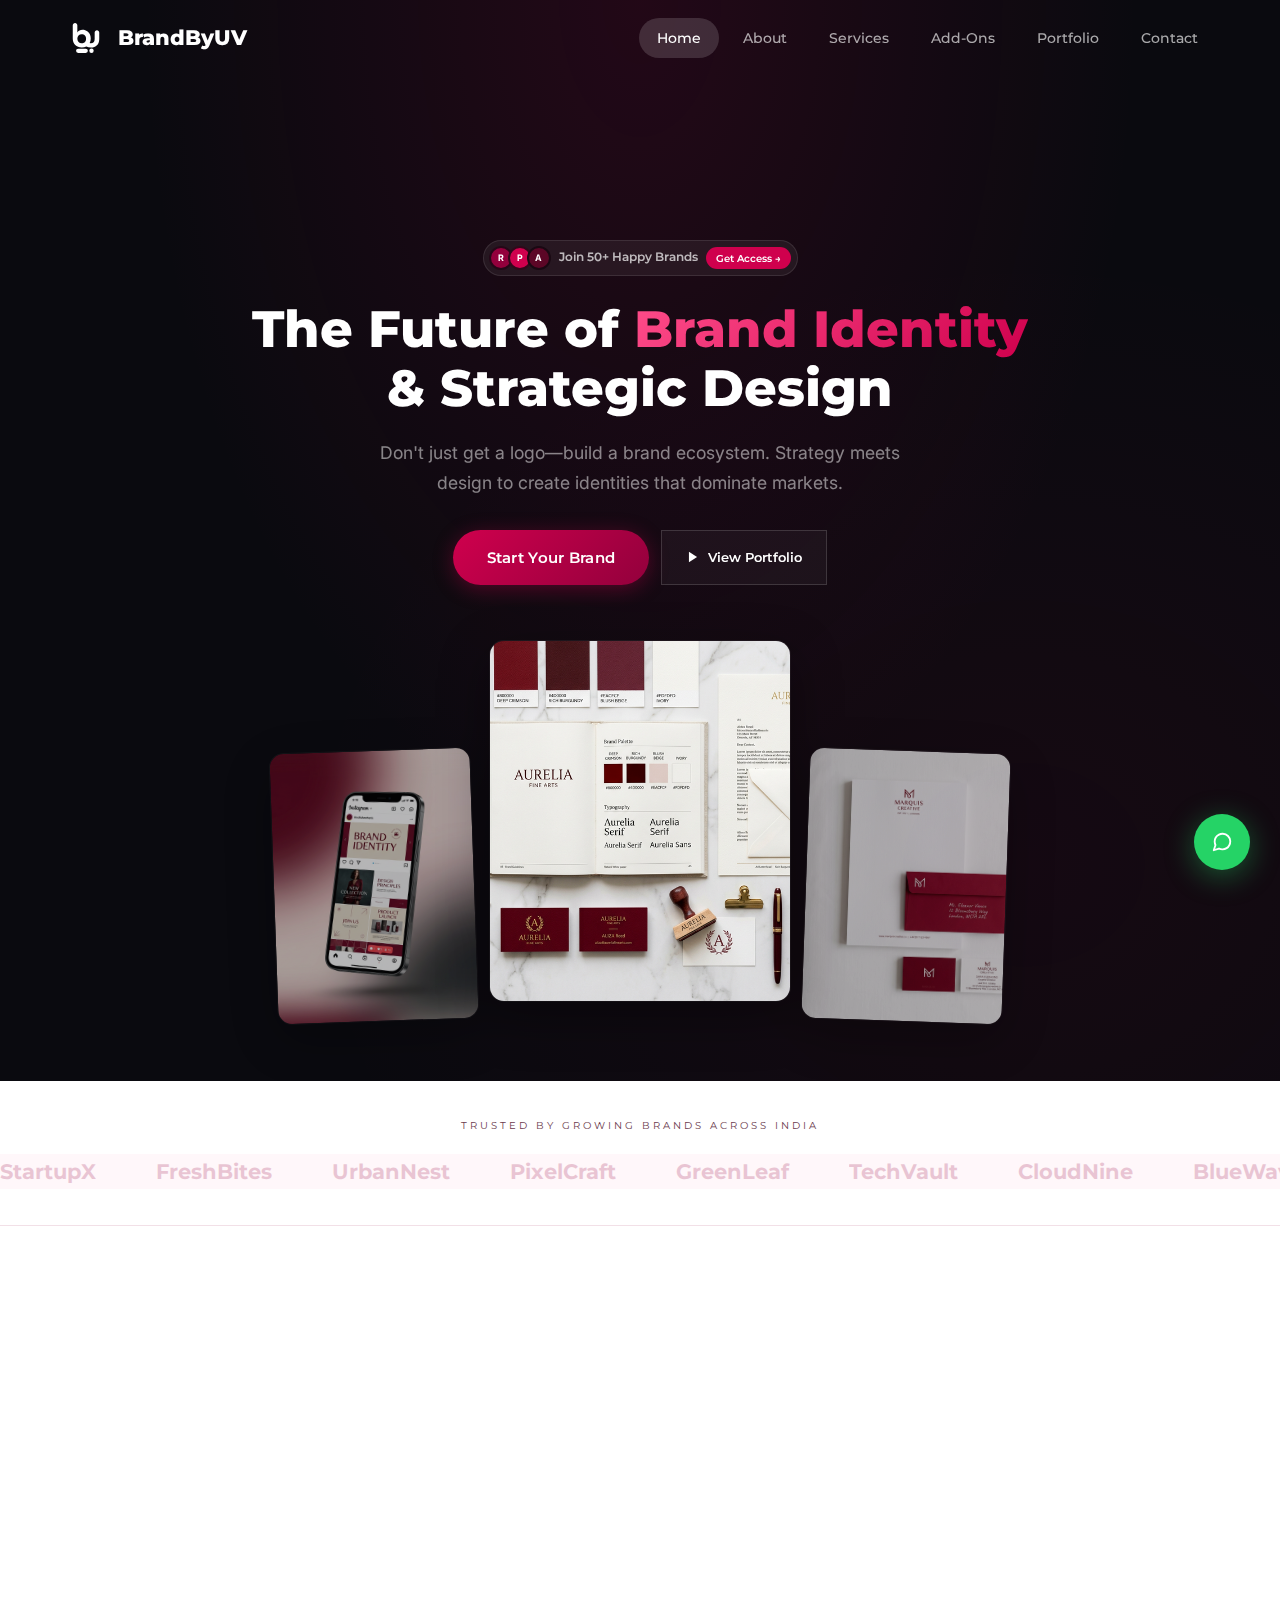
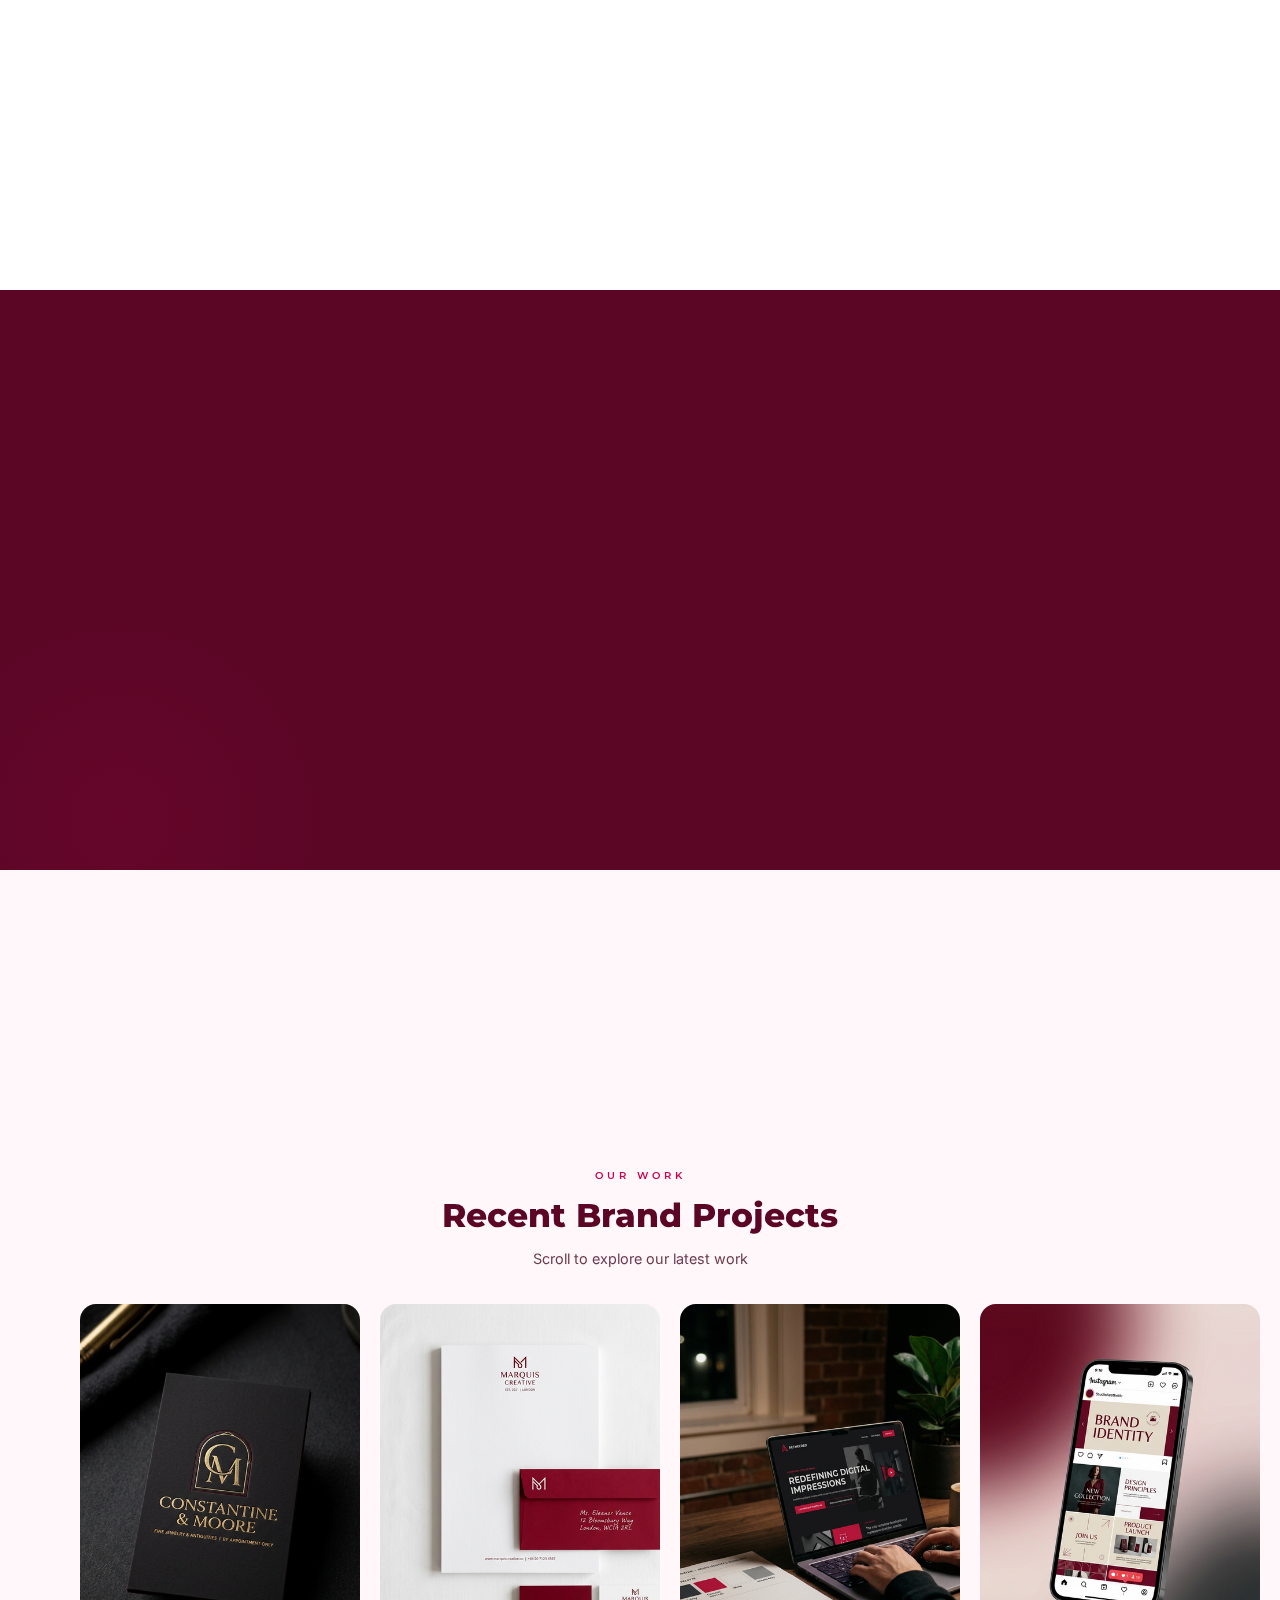
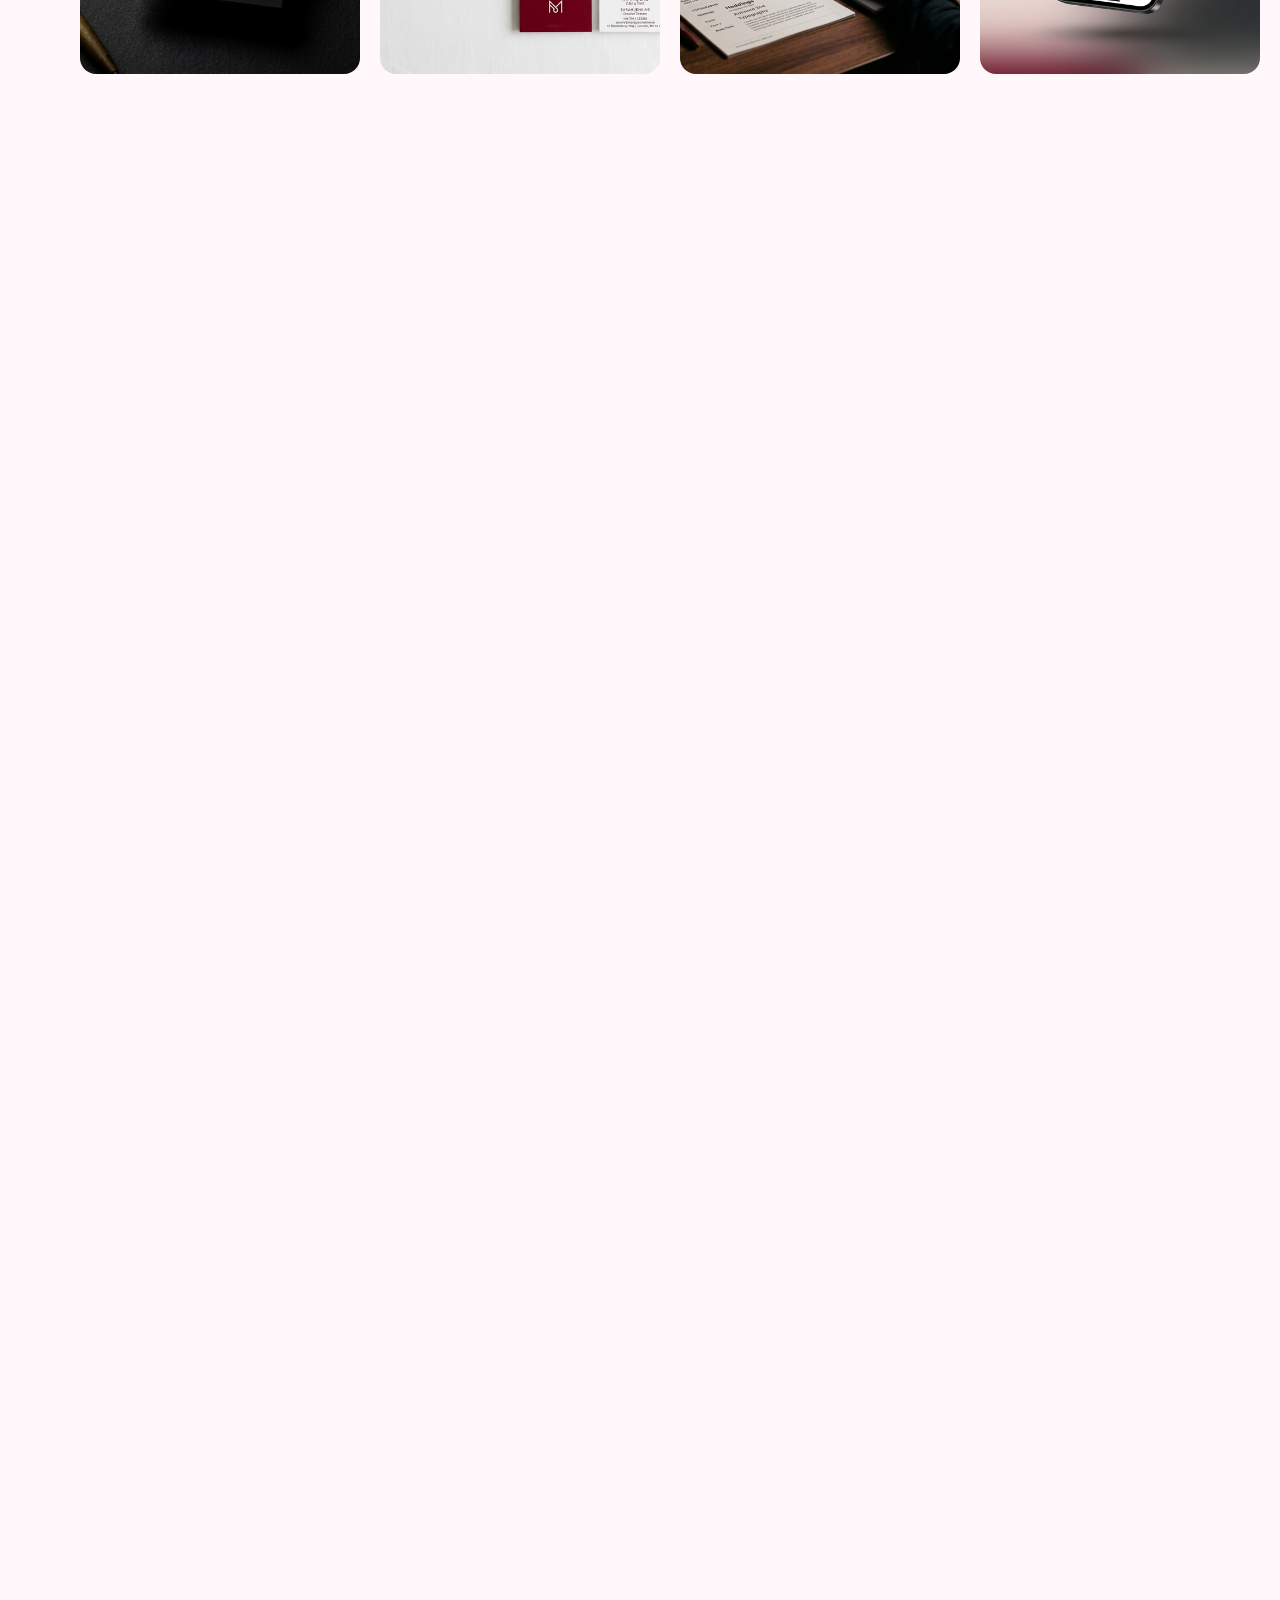
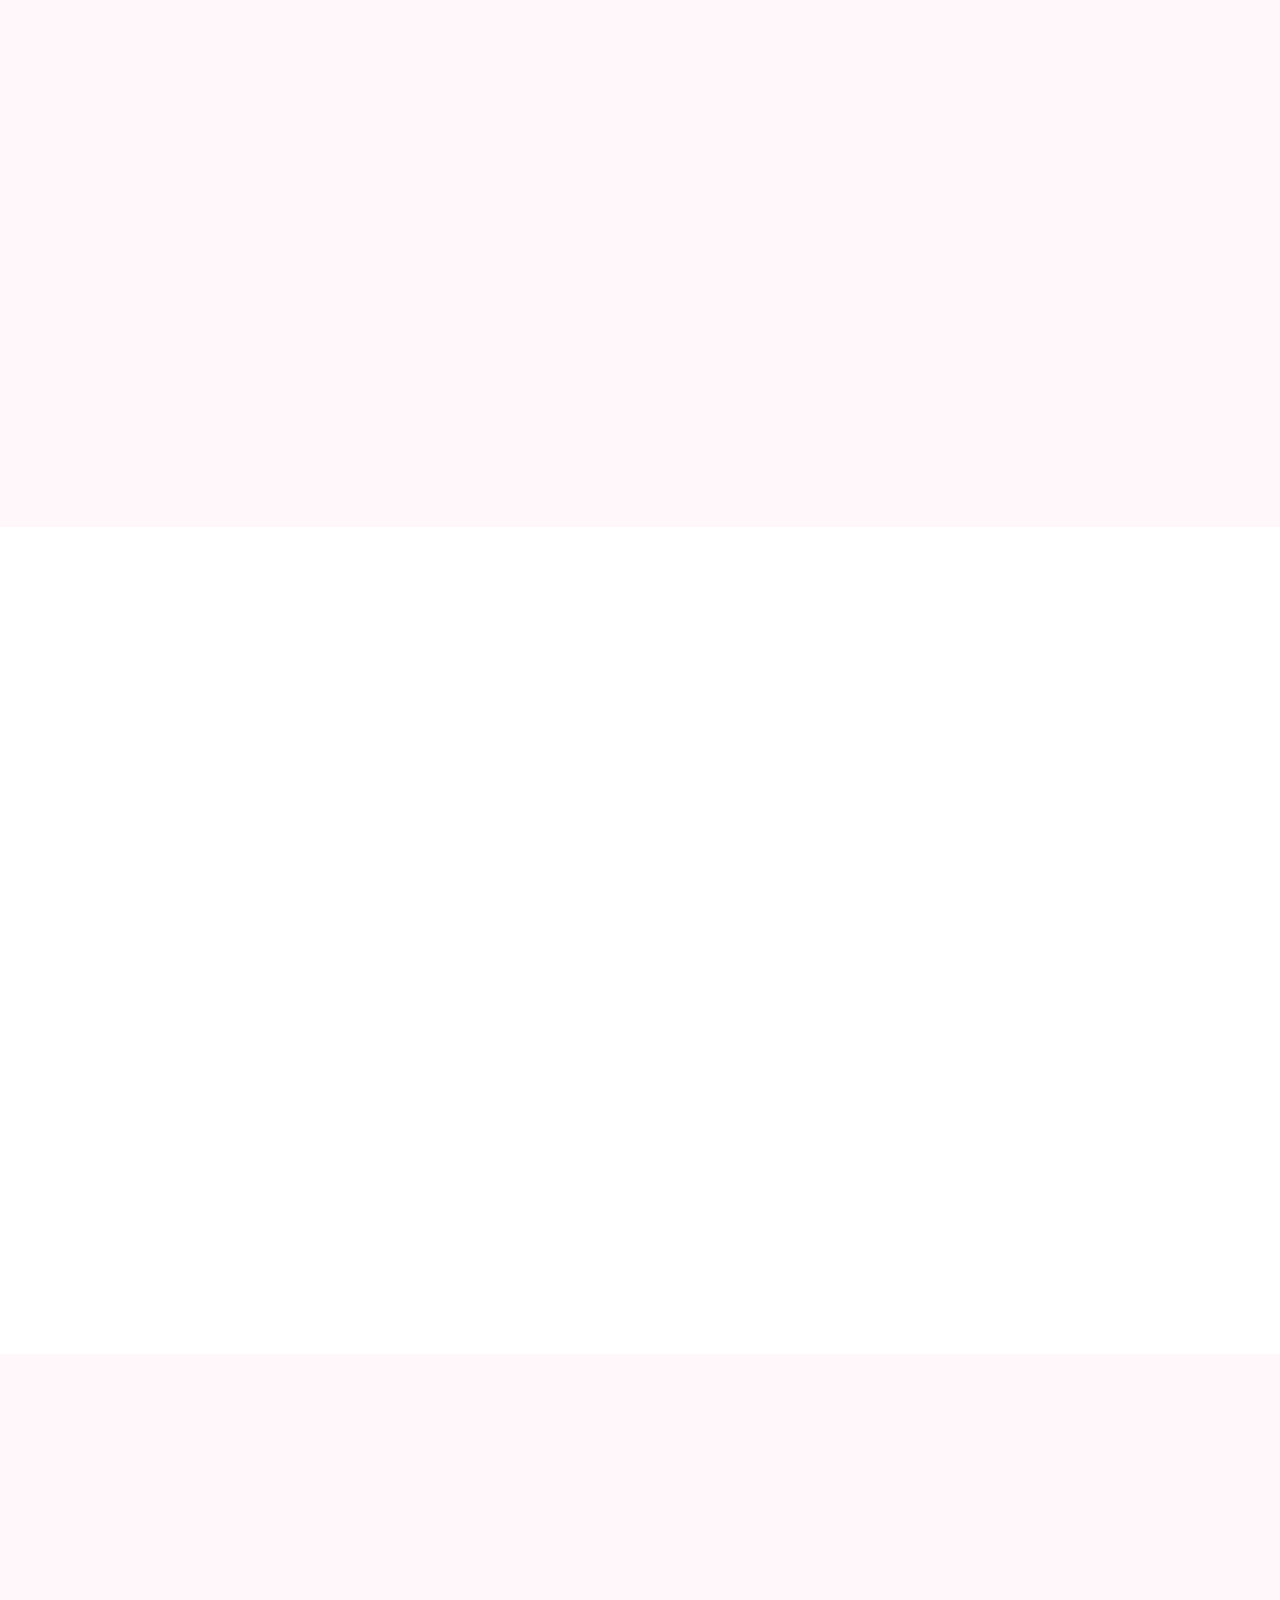
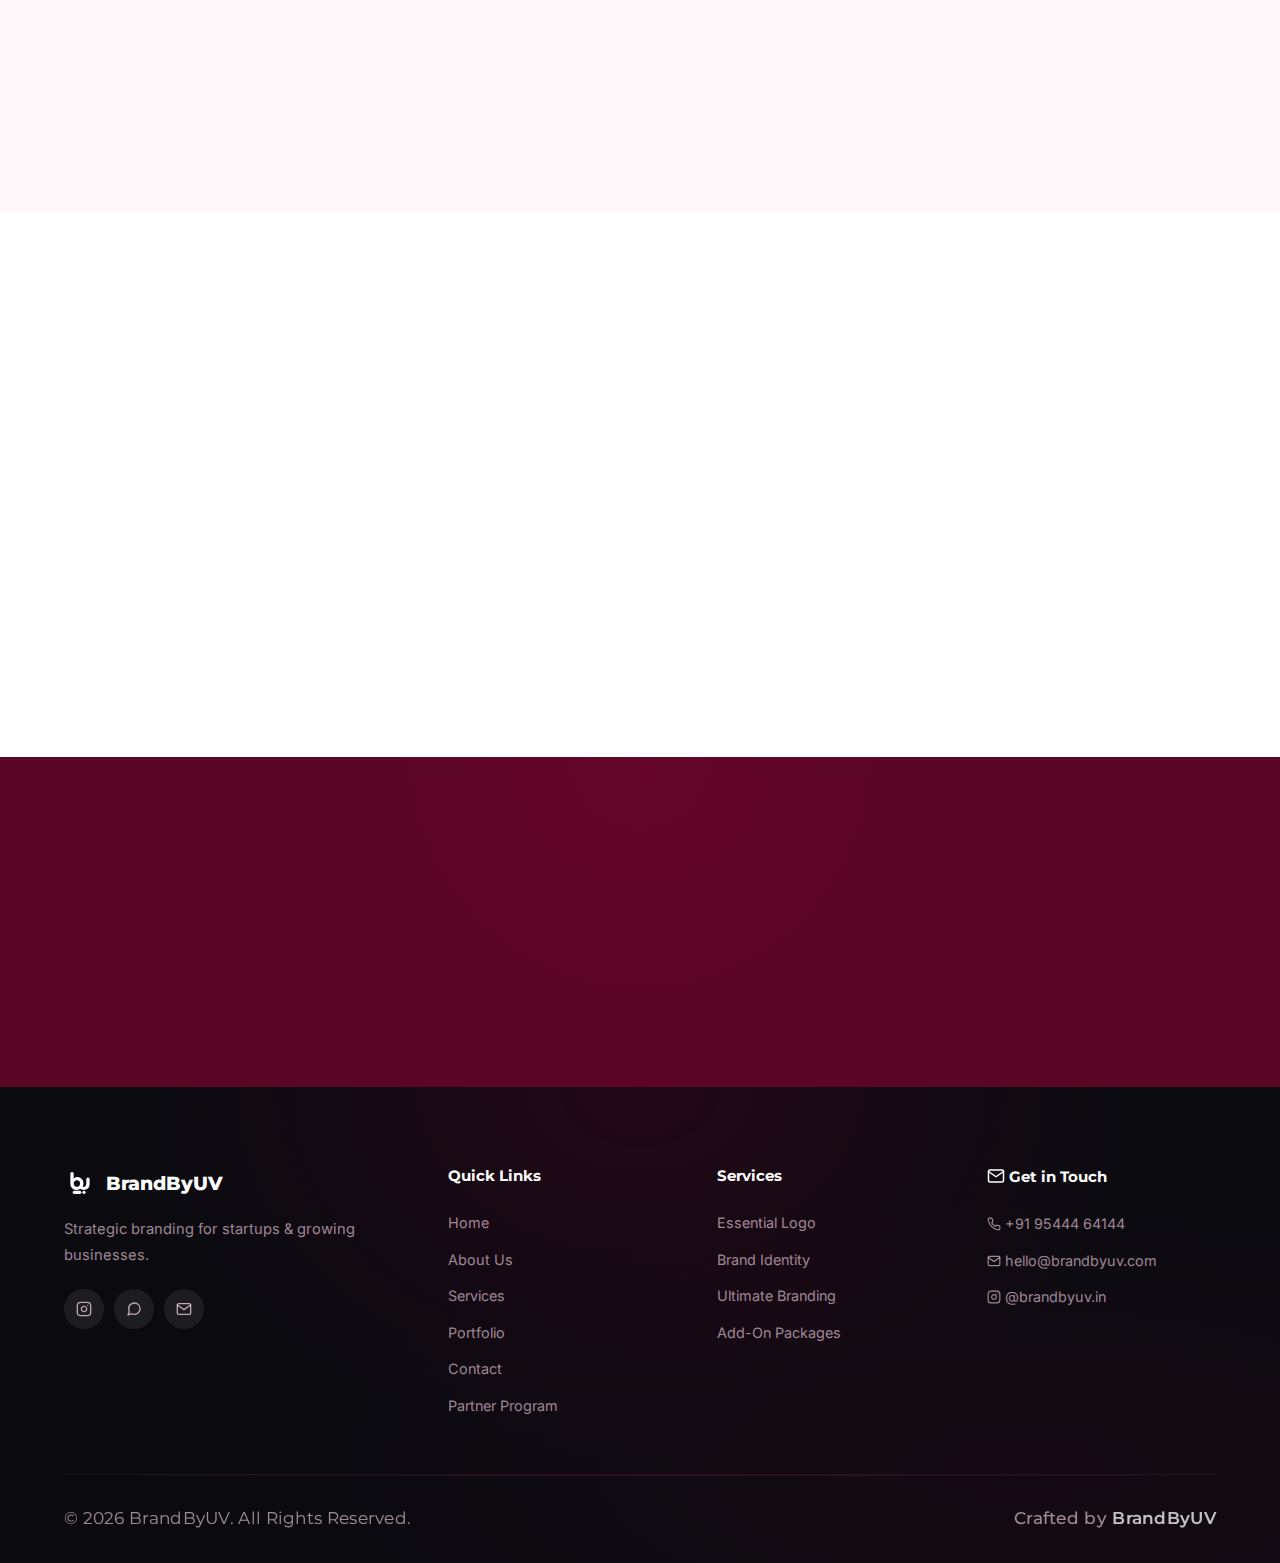
<file: index.html>
<!DOCTYPE html>
<html lang="en">

<head>
    <meta charset="UTF-8">
    <meta name="viewport" content="width=device-width, initial-scale=1.0">
    <!-- PRIMARY SEO CONFIGURED -->
    <title>BrandByUV — Premium Branding Agency | Logo Design & Brand Strategy</title>
    <meta name="title" content="BrandByUV — Premium Branding Agency | Logo Design & Brand Strategy">
    <meta name="description" content="Transform your business with BrandByUV. We are India's premium branding agency specializing in logo design, brand architecture, UI/UX, and market strategy.">
    <meta name="author" content="Ihsan MK — BrandByUV">
    <meta name="keywords" content="BrandByUV, Ihsan MK, Premium Branding Agency in India, Logo Design, Brand Strategy, UI/UX Design, Corporate Identity, Business Branding">
    <link rel="canonical" href="https://brandbyuv.com/">

    <!-- OPEN GRAPH / FACEBOOK -->
    <meta property="og:type" content="website">
    <meta property="og:url" content="https://brandbyuv.com/">
    <meta property="og:title" content="BrandByUV — Premium Branding Agency | Logo Design & Brand Strategy">
    <meta property="og:description" content="Transform your business with BrandByUV. We are India's premium branding agency specializing in logo design, brand architecture, UI/UX, and market strategy.">
    <meta property="og:image" content="https://brandbyuv.com/images/og-image.jpg">

    <!-- TWITTER / X -->
    <meta property="twitter:card" content="summary_large_image">
    <meta property="twitter:url" content="https://brandbyuv.com/">
    <meta property="twitter:title" content="BrandByUV — Premium Branding Agency | Logo Design & Brand Strategy">
    <meta property="twitter:description" content="Transform your business with BrandByUV. We are India's premium branding agency specializing in logo design, brand architecture, UI/UX, and market strategy.">
    <meta property="twitter:image" content="https://brandbyuv.com/images/og-image.jpg">
            <link rel="stylesheet" href="css/style.css">
    <link rel="icon" href="images/iconlogo_white.svg">
    <style>
        /* ================================================================
       HOMEPAGE — DARK HERO + LIGHT BODY
       ================================================================ */

        /* ---------- DARK HERO ---------- */
        .hero-dark {
            padding: 240px 0 80px;
            text-align: center;
            position: relative;
            overflow: hidden;
            background: radial-gradient(ellipse at 50% 0%, rgba(147, 0, 60, 0.18) 0%, transparent 55%),
                radial-gradient(ellipse at 80% 80%, rgba(207, 0, 77, 0.06) 0%, transparent 50%),
                #0a0a0f;
        }

        .hero-dark .container {
            position: relative;
            z-index: 2;
        }

        /* Force light navbar text on dark hero */
        .hero-dark~.navbar,
        body:has(.hero-dark) .navbar {
            border-bottom-color: rgba(255, 255, 255, 0.06);
        }

        body:has(.hero-dark) .navbar .nav-links a {
            color: rgba(255, 255, 255, 0.65);
        }

        body:has(.hero-dark) .navbar .nav-links a:hover,
        body:has(.hero-dark) .navbar .nav-links a.active {
            color: #fff;
        }

        body:has(.hero-dark) .navbar .nav-logo-text {
            color: #fff;
        }

        body:has(.hero-dark) .navbar.scrolled .nav-links a {
            color: var(--text);
        }

        body:has(.hero-dark) .navbar.scrolled .nav-links a:hover,
        body:has(.hero-dark) .navbar.scrolled .nav-links a.active {
            color: var(--primary);
        }

        body:has(.hero-dark) .navbar.scrolled .nav-logo-text {
            color: var(--dark);
        }

        /* Pill badge */
        .hero-pill {
            display: inline-flex;
            align-items: center;
            gap: 8px;
            padding: 5px 6px 5px 5px;
            border-radius: 100px;
            background: rgba(255, 255, 255, 0.06);
            border: 1px solid rgba(255, 255, 255, 0.1);
            margin-bottom: 24px;
            animation: fadeInDown 0.8s ease;
        }

        .pill-avatars {
            display: flex;
        }

        .pill-avatar {
            width: 24px;
            height: 24px;
            border-radius: 50%;
            border: 2px solid rgba(10, 10, 15, 0.8);
            display: flex;
            align-items: center;
            justify-content: center;
            font-size: 0.55rem;
            font-weight: 700;
            color: #fff;
            margin-left: -5px;
        }

        .pill-avatar:first-child {
            margin-left: 0;
        }

        .pill-avatar.av1 {
            background: var(--primary);
        }

        .pill-avatar.av2 {
            background: var(--accent);
        }

        .pill-avatar.av3 {
            background: #5c0626;
        }

        .pill-text {
            font-family: var(--font-heading);
            font-size: 0.72rem;
            font-weight: 600;
            color: rgba(255, 255, 255, 0.7);
        }

        .pill-cta {
            padding: 3px 10px;
            border-radius: 100px;
            background: var(--accent);
            color: #fff;
            font-family: var(--font-heading);
            font-size: 0.62rem;
            font-weight: 600;
            text-decoration: none;
            transition: background 0.3s;
        }

        .pill-cta:hover {
            background: var(--primary);
        }

        @keyframes fadeInDown {
            from {
                opacity: 0;
                transform: translateY(-14px)
            }

            to {
                opacity: 1;
                transform: translateY(0)
            }
        }

        /* Hero heading */
        .hero-dark h1 {
            font-family: var(--font-heading);
            font-size: clamp(2rem, 4vw, 3.2rem);
            font-weight: 800;
            line-height: 1.15;
            color: #fff;
            max-width: 960px;
            margin: 0 auto 20px;
            animation: fadeUp 0.8s ease 0.15s both;
        }

        .hero-dark h1 .hl {
            background: linear-gradient(135deg, #ff4d8a, var(--accent));
            -webkit-background-clip: text;
            -webkit-text-fill-color: transparent;
            background-clip: text;
        }

        .hero-dark .hero-desc {
            font-size: 1.1rem;
            color: rgba(255, 255, 255, 0.5);
            line-height: 1.7;
            max-width: 520px;
            margin: 0 auto 32px;
            animation: fadeUp 0.8s ease 0.3s both;
        }

        .hero-dark .hero-btns {
            display: flex;
            gap: 12px;
            justify-content: center;
            flex-wrap: wrap;
            margin-bottom: 56px;
            animation: fadeUp 0.8s ease 0.45s both;
        }

        .btn-ghost {
            display: inline-flex;
            align-items: center;
            gap: 8px;
            padding: 12px 24px;
            border-radius: var(--radius);
            border: 1px solid rgba(255, 255, 255, 0.15);
            background: rgba(255, 255, 255, 0.04);
            color: #fff;
            font-family: var(--font-heading);
            font-size: 0.82rem;
            font-weight: 600;
            text-decoration: none;
            transition: all 0.3s;
        }

        .btn-ghost:hover {
            border-color: rgba(255, 255, 255, 0.3);
            background: rgba(255, 255, 255, 0.08);
        }

        .btn-ghost .play {
            font-size: 0.6rem;
        }

        @keyframes fadeUp {
            from {
                opacity: 0;
                transform: translateY(20px)
            }

            to {
                opacity: 1;
                transform: translateY(0)
            }
        }

        /* Mockups */
        .hero-mockups {
            display: flex;
            justify-content: center;
            align-items: flex-end;
            gap: 16px;
            animation: fadeUp 1s ease 0.6s both;
        }

        .mock {
            border-radius: 14px;
            overflow: hidden;
            box-shadow: 0 16px 50px rgba(0, 0, 0, 0.4), 0 0 0 1px rgba(255, 255, 255, 0.06);
            transition: transform 0.5s ease;
        }

        .mock:hover {
            transform: translateY(-6px);
        }

        .mock img {
            display: block;
            width: 100%;
            height: 100%;
            object-fit: cover;
        }

        .mock.main {
            width: 300px;
            height: 360px;
            z-index: 2;
        }

        .mock.side {
            width: 200px;
            height: 270px;
            opacity: 0.7;
        }

        .mock.sl {
            transform: translateY(20px) rotate(-2deg);
        }

        .mock.sr {
            transform: translateY(20px) rotate(2deg);
        }

        .mock.sl:hover {
            transform: translateY(14px) rotate(-1deg);
        }

        .mock.sr:hover {
            transform: translateY(14px) rotate(1deg);
        }

        /* ---------- TRUST BAR (light) ---------- */
        .trust-light {
            padding: 36px 0;
            background: var(--white);
            border-bottom: 1px solid var(--border);
        }

        .trust-light .trust-label {
            text-align: center;
            font-family: var(--font-heading);
            font-size: 0.65rem;
            letter-spacing: 3px;
            text-transform: uppercase;
            color: var(--text-light);
            margin-bottom: 18px;
        }

        /* ---------- SECTION COMMON (light) ---------- */
        .ls {
            padding: 80px 0;
            background: var(--white);
        }

        .ls-alt {
            background: var(--off-white);
        }

        .ls-header {
            text-align: center;
            margin-bottom: 48px;
        }

        .ls-header .ey {
            font-family: var(--font-heading);
            font-size: 0.65rem;
            letter-spacing: 4px;
            text-transform: uppercase;
            color: var(--accent);
            font-weight: 600;
            margin-bottom: 10px;
        }

        .ls-header h2 {
            font-size: clamp(1.6rem, 2.6vw, 2.2rem);
            font-weight: 800;
            color: var(--dark);
            margin-bottom: 10px;
        }

        .ls-header p {
            font-size: 0.9rem;
            color: var(--text-light);
            max-width: 440px;
            margin: 0 auto;
        }

        /* ---------- FEATURES (light) ---------- */
        .fg {
            display: grid;
            grid-template-columns: repeat(3, 1fr);
            gap: 18px;
        }

        .fc {
            padding: 28px 22px;
            border: 1px solid var(--border);
            border-radius: var(--radius-lg);
            background: var(--white);
            transition: all 0.4s ease;
        }

        .fc:hover {
            border-color: rgba(207, 0, 77, 0.2);
            background: var(--white);
            transform: translateY(-3px);
            box-shadow: 0 12px 40px rgba(92, 6, 38, 0.07);
        }

        .fc .fi {
            width: 48px;
            height: 48px;
            border-radius: 14px;
            background: linear-gradient(135deg, rgba(207, 0, 77, 0.08), rgba(147, 0, 60, 0.12));
            display: flex;
            align-items: center;
            justify-content: center;
            font-size: 1.1rem;
            margin-bottom: 16px;
            color: var(--accent);
        }

        .fc h3 {
            font-size: 0.95rem;
            font-weight: 700;
            color: var(--dark);
            margin-bottom: 6px;
        }

        .fc p {
            font-size: 0.8rem;
            color: var(--text-light);
            line-height: 1.6;
        }

        /* ---------- SHOWCASE (dark section) ---------- */
        .show-sec {
            padding: 80px 0;
            background: var(--dark);
            position: relative;
            overflow: hidden;
        }

        .show-sec::before {
            content: '';
            position: absolute;
            width: 400px;
            height: 400px;
            background: radial-gradient(circle, rgba(207, 0, 77, 0.08), transparent 70%);
            bottom: -150px;
            left: -80px;
            border-radius: 50%;
        }

        .show-sec .container {
            display: grid;
            grid-template-columns: 1fr 1fr;
            gap: 50px;
            align-items: center;
            position: relative;
            z-index: 2;
        }

        .sh-l .ey {
            font-family: var(--font-heading);
            font-size: 0.65rem;
            letter-spacing: 4px;
            text-transform: uppercase;
            color: var(--accent);
            font-weight: 600;
            margin-bottom: 12px;
        }

        .sh-l h2 {
            font-size: clamp(1.6rem, 2.6vw, 2.2rem);
            font-weight: 800;
            color: #fff;
            margin-bottom: 12px;
            line-height: 1.2;
        }

        .sh-l .desc {
            font-size: 0.88rem;
            color: rgba(255, 223, 236, 0.5);
            line-height: 1.7;
            margin-bottom: 26px;
        }

        .sf-list {
            display: flex;
            flex-direction: column;
            gap: 16px;
        }

        .sf-i {
            display: flex;
            align-items: flex-start;
            gap: 12px;
        }

        .sf-i .sfi-ic {
            width: 38px;
            height: 38px;
            border-radius: 10px;
            background: rgba(207, 0, 77, 0.15);
            display: flex;
            align-items: center;
            justify-content: center;
            font-size: 0.9rem;
            flex-shrink: 0;
            color: #ff4d8a;
        }

        .sf-i h4 {
            font-size: 0.85rem;
            font-weight: 700;
            color: #fff;
            margin-bottom: 2px;
        }

        .sf-i p {
            font-size: 0.75rem;
            color: rgba(255, 223, 236, 0.4);
            line-height: 1.5;
        }

        .sh-r {
            display: flex;
            justify-content: center;
        }

        .sh-r img {
            width: 100%;
            max-width: 420px;
            border-radius: var(--radius-lg);
            box-shadow: 0 24px 60px rgba(0, 0, 0, 0.3);
        }

        /* ---------- GALLERY (light) ---------- */
        .gal-sec {
            position: relative;
            background: var(--off-white);
        }

        /* Gallery progress — hidden by default, shown on mobile */
        .gal-progress-wrap {
            display: none;
        }

        .gal-wrapper {
            height: 250vh;
            position: relative;
        }

        .gal-sticky {
            position: sticky;
            top: 0;
            height: 100vh;
            display: flex;
            flex-direction: column;
            justify-content: center;
            overflow: hidden;
            padding: 40px 0;
        }

        .gal-track {
            display: flex;
            gap: 20px;
            will-change: transform;
            transition: none;
            padding-left: 80px;
        }

        .gc {
            min-width: 280px;
            max-width: 280px;
            height: 370px;
            border-radius: 16px;
            overflow: hidden;
            flex-shrink: 0;
            position: relative;
            cursor: pointer;
        }

        .gc img {
            width: 100%;
            height: 100%;
            object-fit: cover;
            transition: transform 0.6s;
        }

        .gc:hover img {
            transform: scale(1.06);
        }

        .gc .go {
            position: absolute;
            inset: 0;
            background: linear-gradient(to top, rgba(92, 6, 38, 0.85), transparent 55%);
            display: flex;
            flex-direction: column;
            justify-content: flex-end;
            padding: 24px;
            opacity: 0;
            transition: opacity 0.4s;
        }

        .gc:hover .go {
            opacity: 1;
        }

        .gc .go h4 {
            font-size: 0.95rem;
            font-weight: 700;
            color: #fff;
            margin-bottom: 3px;
        }

        .gc .go p {
            font-size: 0.75rem;
            color: rgba(255, 223, 236, 0.7);
        }

        /* ---------- PROCESS (light) ---------- */
        .proc-sec .container {
            display: grid;
            grid-template-columns: 1fr 1.4fr;
            gap: 50px;
            align-items: center;
        }

        .pl .ey {
            font-family: var(--font-heading);
            font-size: 0.65rem;
            letter-spacing: 4px;
            text-transform: uppercase;
            color: var(--accent);
            font-weight: 600;
            margin-bottom: 10px;
        }

        .pl h2 {
            font-size: clamp(1.6rem, 2.6vw, 2.2rem);
            font-weight: 800;
            color: var(--dark);
            margin-bottom: 10px;
        }

        .pl p {
            font-size: 0.88rem;
            color: var(--text-light);
            line-height: 1.7;
        }

        .pg {
            display: grid;
            grid-template-columns: repeat(2, 1fr);
            gap: 14px;
        }

        .pc {
            padding: 22px 18px;
            border: 1px solid var(--border);
            border-radius: var(--radius-lg);
            background: var(--white);
            transition: all 0.4s;
        }

        .pc:hover {
            border-color: rgba(207, 0, 77, 0.15);
            box-shadow: 0 10px 30px rgba(92, 6, 38, 0.06);
            transform: translateY(-2px);
        }

        .pc .pn {
            font-family: var(--font-heading);
            font-size: 1.5rem;
            font-weight: 900;
            color: var(--light);
            line-height: 1;
            margin-bottom: 8px;
        }

        .pc h4 {
            font-size: 0.85rem;
            font-weight: 700;
            color: var(--dark);
            margin-bottom: 4px;
        }

        .pc p {
            font-size: 0.75rem;
            color: var(--text-light);
            line-height: 1.5;
        }

        /* ---------- PRICING (light) ---------- */
        .pri-grid {
            display: grid;
            grid-template-columns: repeat(3, 1fr);
            gap: 18px;
        }

        .prc {
            background: var(--white);
            border: 1px solid var(--border);
            border-radius: var(--radius-lg);
            padding: 32px 24px;
            transition: all 0.4s;
            position: relative;
            overflow: hidden;
            display: flex;
            flex-direction: column;
        }

        .prc:hover {
            border-color: rgba(207, 0, 77, 0.2);
            box-shadow: 0 12px 40px rgba(92, 6, 38, 0.07);
            transform: translateY(-3px);
        }

        .prc.feat {
            border-color: var(--accent);
        }

        .prc .ptag {
            position: absolute;
            top: 12px;
            right: 12px;
            padding: 3px 10px;
            border-radius: 100px;
            background: var(--accent);
            color: #fff;
            font-family: var(--font-heading);
            font-size: 0.55rem;
            font-weight: 700;
            letter-spacing: 1px;
        }

        .prc .plbl {
            font-family: var(--font-heading);
            font-size: 0.62rem;
            font-weight: 700;
            letter-spacing: 2px;
            text-transform: uppercase;
            color: var(--text-light);
            margin-bottom: 8px;
        }

        .prc .pprice {
            font-family: var(--font-heading);
            font-size: 2rem;
            font-weight: 900;
            color: var(--dark);
            line-height: 1;
            margin-bottom: 4px;
        }

        .prc .pdesc {
            font-size: 0.78rem;
            color: var(--text-light);
            margin-bottom: 18px;
            padding-bottom: 16px;
            border-bottom: 1px solid var(--border);
        }

        .prc ul {
            margin-bottom: 20px;
            flex-grow: 1;
        }

        .prc ul li {
            font-size: 0.78rem;
            padding: 4px 0;
            color: var(--text);
            display: flex;
            align-items: center;
            gap: 8px;
        }

        .prc ul li::before {
            content: '✓';
            color: var(--accent);
            font-weight: 700;
            font-size: 0.7rem;
        }

        .prc .btn {
            width: 100%;
            justify-content: center;
            margin-top: auto;
        }

        /* ---------- TESTIMONIALS (light) ---------- */
        .tg {
            display: grid;
            grid-template-columns: repeat(3, 1fr);
            gap: 18px;
        }

        /* Testimonial mobile scroll wrapper */
        .tg-scroll-wrap {
            display: block;
        }

        /* Footer links row — transparent on desktop */
        .footer-links-row {
            display: contents;
        }

        .tcc {
            padding: 26px 22px;
            border: 1px solid var(--border);
            border-radius: var(--radius-lg);
            background: var(--white);
            transition: all 0.4s;
        }

        .tcc:hover {
            border-color: rgba(207, 0, 77, 0.15);
            box-shadow: 0 10px 30px rgba(92, 6, 38, 0.06);
        }

        .tcc .ts {
            color: var(--accent);
            font-size: 0.65rem;
            letter-spacing: 2px;
            margin-bottom: 10px;
        }

        .tcc .tq {
            font-size: 0.82rem;
            line-height: 1.65;
            color: var(--text);
            margin-bottom: 14px;
            font-style: italic;
        }

        /* Testimonial Read More button */
        .tq-readmore {
            display: none;
            background: none;
            border: none;
            color: var(--accent);
            font-family: var(--font-heading);
            font-size: 0.7rem;
            font-weight: 600;
            cursor: pointer;
            padding: 0;
            margin-top: 4px;
            transition: color 0.3s;
        }

        .tq-readmore:hover {
            color: var(--primary);
        }

        /* Testimonial Modal */
        .tcc-modal-overlay {
            position: fixed;
            inset: 0;
            background: rgba(10, 10, 15, 0.7);
            backdrop-filter: blur(6px);
            -webkit-backdrop-filter: blur(6px);
            z-index: 2000;
            display: flex;
            align-items: center;
            justify-content: center;
            padding: 24px;
            opacity: 0;
            pointer-events: none;
            transition: opacity 0.3s ease;
        }

        .tcc-modal-overlay.active {
            opacity: 1;
            pointer-events: all;
        }

        .tcc-modal {
            background: var(--white);
            border-radius: var(--radius-lg);
            padding: 32px 28px;
            max-width: 400px;
            width: 100%;
            position: relative;
            box-shadow: 0 24px 60px rgba(0, 0, 0, 0.3);
            transform: translateY(20px);
            transition: transform 0.3s ease;
        }

        .tcc-modal-overlay.active .tcc-modal {
            transform: translateY(0);
        }

        .tcc-modal-close {
            position: absolute;
            top: 14px;
            right: 14px;
            width: 30px;
            height: 30px;
            border-radius: 50%;
            border: 1px solid var(--border);
            background: var(--off-white);
            color: var(--text);
            font-size: 1rem;
            cursor: pointer;
            display: flex;
            align-items: center;
            justify-content: center;
            transition: all 0.3s;
        }

        .tcc-modal-close:hover {
            background: var(--accent);
            color: #fff;
            border-color: var(--accent);
        }

        .tcc-modal .ts {
            color: var(--accent);
            font-size: 0.65rem;
            letter-spacing: 2px;
            margin-bottom: 12px;
        }

        .tcc-modal .tq {
            font-size: 0.88rem;
            line-height: 1.7;
            color: var(--text);
            margin-bottom: 20px;
            font-style: italic;
        }

        .tcc-modal .tf {
            display: flex;
            align-items: center;
            gap: 10px;
        }

        .tcc-modal .ta {
            width: 36px;
            height: 36px;
            border-radius: 50%;
            background: var(--light);
            display: flex;
            align-items: center;
            justify-content: center;
            font-family: var(--font-heading);
            font-weight: 700;
            font-size: 0.65rem;
            color: var(--accent);
        }

        .tcc-modal .tn {
            font-family: var(--font-heading);
            font-weight: 600;
            font-size: 0.82rem;
            color: var(--dark);
        }

        .tcc-modal .tr {
            font-size: 0.72rem;
            color: var(--text-light);
        }

        .tcc .tf {
            display: flex;
            align-items: center;
            gap: 8px;
        }

        .tcc .ta {
            width: 30px;
            height: 30px;
            border-radius: 50%;
            background: var(--light);
            display: flex;
            align-items: center;
            justify-content: center;
            font-family: var(--font-heading);
            font-weight: 700;
            font-size: 0.6rem;
            color: var(--accent);
        }

        .tcc .tn {
            font-family: var(--font-heading);
            font-weight: 600;
            font-size: 0.78rem;
            color: var(--dark);
        }

        .tcc .tr {
            font-size: 0.68rem;
            color: var(--text-light);
        }

        /* ---------- FAQ (light) ---------- */
        .faq-lay {
            display: grid;
            grid-template-columns: 1fr 1.4fr;
            gap: 50px;
            align-items: flex-start;
        }

        .fq-side .ey {
            font-family: var(--font-heading);
            font-size: 0.65rem;
            letter-spacing: 4px;
            text-transform: uppercase;
            color: var(--accent);
            font-weight: 600;
            margin-bottom: 10px;
        }

        .fq-side h2 {
            font-size: clamp(1.6rem, 2.6vw, 2.2rem);
            font-weight: 800;
            color: var(--dark);
            margin-bottom: 10px;
        }

        .fq-side p {
            font-size: 0.88rem;
            color: var(--text-light);
            line-height: 1.7;
        }

        .fqi {
            border-bottom: 1px solid var(--border);
        }

        .fqi:first-child {
            border-top: 1px solid var(--border);
        }

        .fqq {
            padding: 18px 0;
            cursor: pointer;
            display: flex;
            align-items: center;
            justify-content: space-between;
            font-family: var(--font-heading);
            font-weight: 600;
            font-size: 0.85rem;
            color: var(--dark);
            transition: color 0.3s;
            gap: 14px;
        }

        .fqq:hover {
            color: var(--accent);
        }

        .fqt {
            font-size: 1.1rem;
            color: var(--accent);
            transition: transform 0.3s;
            flex-shrink: 0;
        }

        .fqi.active .fqt {
            transform: rotate(45deg);
        }

        .fqa {
            max-height: 0;
            overflow: hidden;
            transition: max-height 0.4s ease;
        }

        .fqa-in {
            padding: 0 0 16px;
            font-size: 0.8rem;
            color: var(--text-light);
            line-height: 1.6;
        }

        /* ---------- CTA (dark accent) ---------- */
        .cta-final {
            padding: 80px 0;
            text-align: center;
            background: var(--dark);
            position: relative;
            overflow: hidden;
        }

        .cta-final::before {
            content: '';
            position: absolute;
            width: 500px;
            height: 500px;
            background: radial-gradient(circle, rgba(207, 0, 77, 0.08), transparent 70%);
            top: -250px;
            left: 50%;
            transform: translateX(-50%);
            border-radius: 50%;
        }

        .cta-final .container {
            position: relative;
            z-index: 2;
        }

        .cta-final h2 {
            font-size: clamp(1.7rem, 3vw, 2.4rem);
            font-weight: 800;
            color: #fff;
            margin-bottom: 12px;
        }

        .cta-final p {
            font-size: 0.9rem;
            color: rgba(255, 223, 236, 0.5);
            max-width: 400px;
            margin: 0 auto 26px;
        }

        .cta-final .cb {
            display: flex;
            gap: 12px;
            justify-content: center;
        }

        /* ---------- RESPONSIVE: TABLET (≤1024px) ---------- */
        @media (max-width: 1024px) {
            .fg {
                grid-template-columns: 1fr 1fr;
            }

            .show-sec .container {
                grid-template-columns: 1fr;
                text-align: center;
            }

            .sf-list {
                align-items: center;
            }

            .sf-i {
                text-align: left;
            }

            .sh-r {
                margin-top: 30px;
            }

            .proc-sec .container {
                grid-template-columns: 1fr;
            }

            .pri-grid {
                grid-template-columns: 1fr 1fr;
            }

            .tg {
                grid-template-columns: 1fr 1fr;
            }

            .faq-lay {
                grid-template-columns: 1fr;
            }

            .mock.side {
                display: none;
            }

            .mock.main {
                width: 260px;
                height: 320px;
            }

            .cta-final .cb {
                flex-wrap: wrap;
            }
        }

        /* ---------- RESPONSIVE: MOBILE (≤768px) ---------- */
        @media (max-width: 768px) {
            .hero-dark {
                min-height: 100vh;
                display: flex;
                align-items: center;
                justify-content: center;
                padding: 80px 0 40px;
                text-align: center;
            }

            .hero-dark .container {
                display: flex;
                flex-direction: column;
                align-items: center;
                justify-content: center;
            }

            .hero-dark h1 {
                font-size: 1.6rem;
                max-width: 100%;
            }

            .hero-dark .hero-desc {
                font-size: 0.9rem;
                max-width: 100%;
                padding: 0 8px;
            }

            .hero-dark .hero-btns {
                flex-direction: row;
                justify-content: center;
                gap: 10px;
                margin-bottom: 0;
            }

            .hero-dark .hero-btns .btn {
                padding: 10px 22px;
                font-size: 0.8rem;
            }

            .hero-dark .hero-btns .btn-ghost {
                padding: 10px 18px;
                font-size: 0.75rem;
            }

            .hero-mockups {
                display: none;
            }

            /* Trust bar */
            .trust-light {
                padding: 24px 0;
            }

            /* Sections — generous breathing room */
            .ls {
                padding: 80px 0;
            }

            .ls-header {
                margin-bottom: 24px;
            }

            .ls-header h2 {
                font-size: 1.25rem;
            }

            .ls-header p {
                font-size: 0.8rem;
            }

            /* Features — compact cards */
            .fg {
                grid-template-columns: 1fr 1fr;
                gap: 10px;
                max-width: 100%;
                margin: 0 auto;
            }

            .fc {
                padding: 16px 14px;
            }

            .fc .fi {
                width: 36px;
                height: 36px;
                border-radius: 10px;
                font-size: 0.85rem;
                margin-bottom: 10px;
            }

            .fc h3 {
                font-size: 0.8rem;
                margin-bottom: 3px;
            }

            .fc p {
                font-size: 0.68rem;
                line-height: 1.4;
            }

            /* Showcase — hide image, left-align points */
            .show-sec {
                padding: 80px 0;
            }

            .show-sec .container {
                grid-template-columns: 1fr;
                gap: 20px;
                text-align: left;
            }

            .sh-l h2 {
                font-size: 1.25rem;
            }

            .sh-l .desc {
                font-size: 0.8rem;
                margin-bottom: 16px;
            }

            .sh-r {
                display: none;
            }

            .sf-list {
                align-items: flex-start;
            }

            .sf-i {
                text-align: left;
                flex-direction: row;
            }

            .sf-i h4 {
                font-size: 0.78rem;
            }

            .sf-i p {
                font-size: 0.68rem;
            }

            .sfi-ic {
                width: 32px;
                height: 32px;
                border-radius: 8px;
                font-size: 0.75rem;
            }

            /* Gallery — auto-scroll on mobile */
            .gal-sec {
                padding: 0;
            }

            .gal-wrapper {
                height: auto;
            }

            .gal-sticky {
                position: relative;
                height: auto;
                padding: 36px 0 24px;
            }

            .gal-sticky .ls-header {
                padding: 0 20px !important;
                margin-bottom: 16px !important;
            }

            .gal-track {
                overflow-x: auto;
                -webkit-overflow-scrolling: touch;
                scroll-snap-type: x mandatory;
                padding-left: 20px;
                padding-right: 20px;
                scrollbar-width: none;
            }

            .gal-track::-webkit-scrollbar {
                display: none;
            }

            .gc {
                min-width: 200px;
                max-width: 200px;
                height: 270px;
                scroll-snap-align: start;
            }

            .gc .go {
                opacity: 1;
            }

            /* Gallery mobile progress bar */
            .gal-progress-wrap {
                display: flex;
                justify-content: center;
                padding: 16px 20px 4px;
            }

            .gal-progress {
                width: 120px;
                height: 4px;
                border-radius: 4px;
                background: rgba(147, 0, 60, 0.15);
                overflow: hidden;
            }

            .gal-progress-bar {
                height: 100%;
                width: 0%;
                border-radius: 4px;
                background: var(--accent);
                transition: width 0.15s ease;
            }

            /* Process — compact 2-col grid */
            .proc-sec {
                padding: 80px 0;
            }

            .proc-sec .container {
                grid-template-columns: 1fr;
                gap: 16px;
            }

            .pl h2 {
                font-size: 1.25rem;
            }

            .pl p {
                font-size: 0.8rem;
                margin-bottom: 0;
            }

            .pg {
                grid-template-columns: 1fr 1fr;
                gap: 10px;
            }

            .pc {
                padding: 14px 12px;
            }

            .pc .pn {
                font-size: 1.1rem;
                margin-bottom: 4px;
            }

            .pc h4 {
                font-size: 0.75rem;
                margin-bottom: 2px;
            }

            .pc p {
                font-size: 0.65rem;
                line-height: 1.4;
            }

            /* Pricing — horizontally scrollable compact cards on mobile */
            .pri-grid {
                display: flex;
                gap: 12px;
                overflow-x: auto;
                -webkit-overflow-scrolling: touch;
                scroll-snap-type: x mandatory;
                scrollbar-width: none;
                padding: 0 4px 8px;
            }

            .pri-grid::-webkit-scrollbar {
                display: none;
            }

            .prc {
                min-width: 240px;
                max-width: 240px;
                flex-shrink: 0;
                scroll-snap-align: start;
                padding: 18px 14px;
            }

            .prc .plbl {
                font-size: 0.52rem;
                margin-bottom: 3px;
            }

            .prc .pprice {
                font-size: 1.3rem;
                margin-bottom: 2px;
            }

            .prc .pdesc {
                font-size: 0.65rem;
                margin-bottom: 10px;
                padding-bottom: 8px;
            }

            .prc ul {
                margin-bottom: 12px;
            }

            .prc ul li {
                font-size: 0.65rem;
                padding: 1px 0;
            }

            .prc .btn {
                padding: 7px 14px;
                font-size: 0.7rem;
            }

            .prc .ptag {
                font-size: 0.45rem;
                padding: 2px 7px;
                top: 6px;
                right: 6px;
            }

            /* Testimonials — horizontal scroll on mobile */
            .tg-scroll-wrap {
                overflow-x: auto;
                -webkit-overflow-scrolling: touch;
                scroll-snap-type: x mandatory;
                scrollbar-width: none;
                padding: 0 20px 8px;
            }

            .tg-scroll-wrap::-webkit-scrollbar {
                display: none;
            }

            .tg {
                display: flex;
                gap: 14px;
                grid-template-columns: unset;
            }

            .tg .tcc {
                min-width: 280px;
                max-width: 280px;
                flex-shrink: 0;
                scroll-snap-align: start;
                padding: 20px 18px;
            }

            .tg .tcc .tq {
                display: -webkit-box;
                -webkit-line-clamp: 3;
                line-clamp: 3;
                -webkit-box-orient: vertical;
                overflow: hidden;
                margin-bottom: 6px;
            }

            .tg .tcc .tq-readmore {
                display: inline-block;
            }

            /* FAQ */
            .faq-lay {
                grid-template-columns: 1fr;
                gap: 24px;
            }

            /* CTA — buttons in one row, smaller */
            .cta-final {
                padding: 80px 0;
            }

            .cta-final .cb {
                flex-direction: row;
                justify-content: center;
                align-items: center;
                gap: 10px;
            }

            .cta-final .cb .btn {
                padding: 10px 18px;
                font-size: 0.75rem;
            }

            .cta-final h2 {
                font-size: 1.4rem;
            }

            /* Footer — Quick Links & Services in one row */
            .footer-links-row {
                display: grid;
                grid-template-columns: 1fr 1fr;
                gap: 20px;
            }

            /* Get in Touch — stylish card on mobile */
            .footer-col.footer-touch {
                padding: 24px 20px;
                background: linear-gradient(135deg, rgba(207, 0, 77, 0.08), rgba(147, 0, 60, 0.12));
                border-radius: var(--radius-lg);
                border: 1px solid rgba(207, 0, 77, 0.15);
                margin-top: 12px;
                text-align: center;
                display: flex;
                flex-direction: column;
                align-items: center;
            }

            .footer-col.footer-touch h4 {
                font-size: 1.1rem;
                margin-bottom: 16px;
                color: #fff;
                display: flex;
                align-items: center;
                justify-content: center;
                gap: 8px;
            }

            .footer-col.footer-touch a {
                padding: 7px 0;
                font-size: 0.88rem;
                color: rgba(255, 223, 236, 0.8);
                display: flex;
                align-items: center;
                justify-content: center;
                gap: 6px;
            }

            .footer-col.footer-touch a:hover {
                color: #fff;
            }

            /* Footer brand center on mobile */
            .footer-brand {
                text-align: center;
                display: flex;
                flex-direction: column;
                align-items: center;
            }

            .footer-brand .footer-social {
                justify-content: center;
            }

            /* Footer bottom */
            .footer-bottom {
                flex-direction: column;
                gap: 6px;
                text-align: center;
            }
        }

        /* ---------- RESPONSIVE: SMALL MOBILE (≤480px) ---------- */
        @media (max-width: 480px) {
            .hero-dark {
                min-height: 100vh;
                padding: 70px 0 30px;
            }

            .hero-dark h1 {
                font-size: 1.35rem;
            }

            .hero-dark .hero-desc {
                font-size: 0.82rem;
            }

            .hero-dark .hero-btns .btn {
                padding: 9px 18px;
                font-size: 0.75rem;
            }

            .hero-dark .hero-btns .btn-ghost {
                padding: 9px 16px;
                font-size: 0.7rem;
            }

            .mock.main {
                width: 200px;
                height: 260px;
            }

            .ls {
                padding: 64px 0;
            }

            .fc {
                padding: 14px 12px;
            }

            .fc .fi {
                width: 32px;
                height: 32px;
                margin-bottom: 8px;
            }

            .fc h3 {
                font-size: 0.75rem;
            }

            .fc p {
                font-size: 0.62rem;
            }

            .prc {
                min-width: 210px;
                max-width: 210px;
                padding: 16px 12px;
            }

            .gc {
                min-width: 170px;
                max-width: 170px;
                height: 230px;
            }

            .gal-track {
                padding-left: 16px;
            }

            .show-sec {
                padding: 64px 0;
            }

            .cta-final {
                padding: 64px 0;
            }

            .pc {
                padding: 12px 10px;
            }

            .pc .pn {
                font-size: 1rem;
            }

            .pc h4 {
                font-size: 0.7rem;
            }

            .pc p {
                font-size: 0.6rem;
            }
        }
    </style>
</head>

<body>

    <!-- Page Loader -->
    <div class="page-loader">
        <div class="loader-spinner"></div>
    </div>

    <!-- Navigation -->
    <nav class="navbar" id="navbar">
        <div class="container">
            <a href="index.html" class="nav-logo">
                <img src="images/iconlogo_white.svg" alt="BrandByUV Logo" class="nav-brand-icon">
                <span class="nav-logo-text">BrandByUV</span>
            </a>
            <div class="nav-links">
                <a href="index.html" class="active">Home</a>
                <a href="about.html">About</a>
                <a href="services.html">Services</a>
                <a href="addons.html">Add-Ons</a>
                <a href="portfolio.html">Portfolio</a>
                <a href="contact.html">Contact</a>
            </div>
            <div class="hamburger" id="hamburger"><span></span><span></span><span></span></div>
        </div>
    </nav>

    <!-- Mobile Nav -->
    <div class="mobile-nav" id="mobileNav">
        <a href="index.html" class="active">Home</a><a href="about.html">About</a><a href="services.html">Services</a>
        <a href="addons.html">Add-Ons</a><a href="portfolio.html">Portfolio</a><a href="contact.html">Contact</a>
    </div>

    <!-- ===== HERO (DARK) ===== -->
    <section class="hero-dark">
        <div class="container">
            <div class="hero-pill">
                <div class="pill-avatars">
                    <div class="pill-avatar av1">R</div>
                    <div class="pill-avatar av2">P</div>
                    <div class="pill-avatar av3">A</div>
                </div>
                <span class="pill-text">Join 50+ Happy Brands</span>
                <a href="contact.html" class="pill-cta">Get Access →</a>
            </div>
            <h1>The Future of <span class="hl">Brand Identity</span><br>& Strategic Design</h1>
            <p class="hero-desc">Don't just get a logo—build a brand ecosystem. Strategy meets design to create
                identities that dominate markets.</p>
            <div class="hero-btns">
                <a href="contact.html" class="btn btn-primary">Start Your Brand</a>
                <a href="portfolio.html" class="btn-ghost"><svg width="14" height="14" viewBox="0 0 24 24"
                        fill="currentColor">
                        <polygon points="5,3 19,12 5,21" />
                    </svg> View Portfolio</a>
            </div>
            <div class="hero-mockups">
                <div class="mock side sl"><img src="images/gallery-4.png" alt="Social media"></div>
                <div class="mock main"><img src="images/hero-mockup.png" alt="Brand identity"></div>
                <div class="mock side sr"><img src="images/gallery-2.png" alt="Stationery"></div>
            </div>
        </div>
    </section>

    <!-- ===== TRUST BAR (LIGHT) ===== -->
    <div class="trust-light">
        <p class="trust-label">Trusted by growing brands across India</p>
        <div class="clients-section" style="border:none;padding:0;">
            <div class="marquee-track">
                <span class="marquee-item">StartupX</span><span class="marquee-item">FreshBites</span>
                <span class="marquee-item">UrbanNest</span><span class="marquee-item">PixelCraft</span>
                <span class="marquee-item">GreenLeaf</span><span class="marquee-item">TechVault</span>
                <span class="marquee-item">CloudNine</span><span class="marquee-item">BlueWave</span>
                <span class="marquee-item">ArtisanCo</span><span class="marquee-item">NovaBrand</span>
                <span class="marquee-item">StartupX</span><span class="marquee-item">FreshBites</span>
                <span class="marquee-item">UrbanNest</span><span class="marquee-item">PixelCraft</span>
                <span class="marquee-item">GreenLeaf</span><span class="marquee-item">TechVault</span>
                <span class="marquee-item">CloudNine</span><span class="marquee-item">BlueWave</span>
                <span class="marquee-item">ArtisanCo</span><span class="marquee-item">NovaBrand</span>
            </div>
        </div>
    </div>

    <!-- ===== FEATURES (LIGHT) ===== -->
    <section class="ls" id="services-preview">
        <div class="container">
            <div class="ls-header">
                <p class="ey fade-in">What We Do</p>
                <h2 class="fade-in">Everything Your Brand Needs</h2>
                <p class="fade-in">Launch, grow, and dominate your market.</p>
            </div>
            <div class="fg">
                <div class="fc fade-in delay-1">
                    <div class="fi"><svg width="20" height="20" viewBox="0 0 24 24" fill="none" stroke="currentColor"
                            stroke-width="2" stroke-linecap="round" stroke-linejoin="round">
                            <path d="M12 20h9" />
                            <path d="M16.5 3.5a2.121 2.121 0 0 1 3 3L7 19l-4 1 1-4L16.5 3.5z" />
                        </svg></div>
                    <h3>Logo Design</h3>
                    <p>Memorable, scalable logo systems that last.</p>
                </div>
                <div class="fc fade-in delay-2">
                    <div class="fi"><svg width="20" height="20" viewBox="0 0 24 24" fill="none" stroke="currentColor"
                            stroke-width="2" stroke-linecap="round" stroke-linejoin="round">
                            <circle cx="13.5" cy="6.5" r=".5" fill="currentColor" />
                            <circle cx="17.5" cy="10.5" r=".5" fill="currentColor" />
                            <circle cx="8.5" cy="7.5" r=".5" fill="currentColor" />
                            <circle cx="6.5" cy="12.5" r=".5" fill="currentColor" />
                            <path
                                d="M12 2C6.5 2 2 6.5 2 12s4.5 10 10 10c.926 0 1.648-.746 1.648-1.688 0-.437-.18-.835-.437-1.125-.29-.289-.438-.652-.438-1.125a1.64 1.64 0 0 1 1.668-1.668h1.996c3.051 0 5.555-2.503 5.555-5.554C21.965 6.012 17.461 2 12 2z" />
                        </svg></div>
                    <h3>Brand Identity</h3>
                    <p>Color, typography & visual consistency.</p>
                </div>
                <div class="fc fade-in delay-3">
                    <div class="fi"><svg width="20" height="20" viewBox="0 0 24 24" fill="none" stroke="currentColor"
                            stroke-width="2" stroke-linecap="round" stroke-linejoin="round">
                            <circle cx="12" cy="12" r="10" />
                            <line x1="2" y1="12" x2="22" y2="12" />
                            <path
                                d="M12 2a15.3 15.3 0 0 1 4 10 15.3 15.3 0 0 1-4 10 15.3 15.3 0 0 1-4-10 15.3 15.3 0 0 1 4-10z" />
                        </svg></div>
                    <h3>Digital Presence</h3>
                    <p>Websites, social media kits & expansion.</p>
                </div>
                <div class="fc fade-in delay-1">
                    <div class="fi"><svg width="20" height="20" viewBox="0 0 24 24" fill="none" stroke="currentColor"
                            stroke-width="2" stroke-linecap="round" stroke-linejoin="round">
                            <path
                                d="M21 16V8a2 2 0 0 0-1-1.73l-7-4a2 2 0 0 0-2 0l-7 4A2 2 0 0 0 3 8v8a2 2 0 0 0 1 1.73l7 4a2 2 0 0 0 2 0l7-4A2 2 0 0 0 21 16z" />
                            <polyline points="3.27 6.96 12 12.01 20.73 6.96" />
                            <line x1="12" y1="22.08" x2="12" y2="12" />
                        </svg></div>
                    <h3>Packaging Design</h3>
                    <p>Premium packaging reflecting brand quality.</p>
                </div>
                <div class="fc fade-in delay-2">
                    <div class="fi"><svg width="20" height="20" viewBox="0 0 24 24" fill="none" stroke="currentColor"
                            stroke-width="2" stroke-linecap="round" stroke-linejoin="round">
                            <rect x="5" y="2" width="14" height="20" rx="2" ry="2" />
                            <line x1="12" y1="18" x2="12.01" y2="18" />
                        </svg></div>
                    <h3>Social Media Kit</h3>
                    <p>Templates for consistent social presence.</p>
                </div>
                <div class="fc fade-in delay-3">
                    <div class="fi"><svg width="20" height="20" viewBox="0 0 24 24" fill="none" stroke="currentColor"
                            stroke-width="2" stroke-linecap="round" stroke-linejoin="round">
                            <path d="M16 4h2a2 2 0 0 1 2 2v14a2 2 0 0 1-2 2H6a2 2 0 0 1-2-2V6a2 2 0 0 1 2-2h2" />
                            <rect x="8" y="2" width="8" height="4" rx="1" ry="1" />
                        </svg></div>
                    <h3>Brand Guidelines</h3>
                    <p>Comprehensive brand book for consistent use.</p>
                </div>
            </div>
        </div>
    </section>

    <!-- ===== SHOWCASE (DARK) ===== -->
    <section class="show-sec">
        <div class="container">
            <div class="sh-l fade-in">
                <p class="ey">Why Choose Us</p>
                <h2>Strategic Branding Built for Growth</h2>
                <p class="desc">Strategy, creativity, and clarity to build brands that communicate confidence.</p>
                <div class="sf-list">
                    <div class="sf-i">
                        <div class="sfi-ic"><svg width="16" height="16" viewBox="0 0 24 24" fill="none"
                                stroke="currentColor" stroke-width="2" stroke-linecap="round" stroke-linejoin="round">
                                <path
                                    d="M9.5 2A2.5 2.5 0 0 1 12 4.5v15a2.5 2.5 0 0 1-4.96.44 2.5 2.5 0 0 1-2.96-3.08 3 3 0 0 1-.34-5.58 2.5 2.5 0 0 1 1.32-4.24 2.5 2.5 0 0 1 1.98-3A2.5 2.5 0 0 1 9.5 2z" />
                                <path
                                    d="M14.5 2A2.5 2.5 0 0 0 12 4.5v15a2.5 2.5 0 0 0 4.96.44 2.5 2.5 0 0 0 2.96-3.08 3 3 0 0 0 .34-5.58 2.5 2.5 0 0 0-1.32-4.24 2.5 2.5 0 0 0-1.98-3A2.5 2.5 0 0 0 14.5 2z" />
                            </svg></div>
                        <div>
                            <h4>Strategy-First Approach</h4>
                            <p>Every decision backed by research.</p>
                        </div>
                    </div>
                    <div class="sf-i">
                        <div class="sfi-ic"><svg width="16" height="16" viewBox="0 0 24 24" fill="none"
                                stroke="currentColor" stroke-width="2" stroke-linecap="round" stroke-linejoin="round">
                                <polygon points="13 2 3 14 12 14 11 22 21 10 12 10 13 2" />
                            </svg></div>
                        <div>
                            <h4>Fast 3–5 Day Turnaround</h4>
                            <p>Quick delivery, no quality compromise.</p>
                        </div>
                    </div>
                    <div class="sf-i">
                        <div class="sfi-ic"><svg width="16" height="16" viewBox="0 0 24 24" fill="none"
                                stroke="currentColor" stroke-width="2" stroke-linecap="round" stroke-linejoin="round">
                                <line x1="12" y1="1" x2="12" y2="23" />
                                <path d="M17 5H9.5a3.5 3.5 0 0 0 0 7h5a3.5 3.5 0 0 1 0 7H6" />
                            </svg></div>
                        <div>
                            <h4>Transparent Pricing</h4>
                            <p>No hidden fees. You see what you pay.</p>
                        </div>
                    </div>
                    <div class="sf-i">
                        <div class="sfi-ic"><svg width="16" height="16" viewBox="0 0 24 24" fill="none"
                                stroke="currentColor" stroke-width="2" stroke-linecap="round" stroke-linejoin="round">
                                <path
                                    d="M20.84 4.61a5.5 5.5 0 0 0-7.78 0L12 5.67l-1.06-1.06a5.5 5.5 0 0 0-7.78 7.78l1.06 1.06L12 21.23l7.78-7.78 1.06-1.06a5.5 5.5 0 0 0 0-7.78z" />
                            </svg></div>
                        <div>
                            <h4>3-Month Support</h4>
                            <p>Ongoing support with premium plans.</p>
                        </div>
                    </div>
                </div>
            </div>
            <div class="sh-r fade-in delay-2">
                <img src="images/slide-1.png" alt="Brand showcase">
            </div>
        </div>
    </section>

    <!-- ===== GALLERY (SCROLL-LINKED) ===== -->
    <section class="gal-sec" id="gallery">
        <div class="gal-wrapper">
            <div class="gal-sticky">
                <div class="ls-header" style="padding:0 80px; margin-bottom: 32px;">
                    <p class="ey">Our Work</p>
                    <h2>Recent Brand Projects</h2>
                    <p>Scroll to explore our latest work</p>
                </div>
                <div class="gal-track" id="galTrack">
                    <div class="gc"><img src="images/gallery-1.png" alt="Logo">
                        <div class="go">
                            <h4>Luxury Logo</h4>
                            <p>Brand Identity</p>
                        </div>
                    </div>
                    <div class="gc"><img src="images/gallery-2.png" alt="Stationery">
                        <div class="go">
                            <h4>Corporate Stationery</h4>
                            <p>Collateral</p>
                        </div>
                    </div>
                    <div class="gc"><img src="images/gallery-3.png" alt="Website">
                        <div class="go">
                            <h4>Website Design</h4>
                            <p>Digital</p>
                        </div>
                    </div>
                    <div class="gc"><img src="images/gallery-4.png" alt="Social">
                        <div class="go">
                            <h4>Social Media Kit</h4>
                            <p>Marketing</p>
                        </div>
                    </div>
                    <div class="gc"><img src="images/gallery-5.png" alt="Packaging">
                        <div class="go">
                            <h4>Premium Packaging</h4>
                            <p>Product</p>
                        </div>
                    </div>
                    <div class="gc"><img src="images/slide-2.png" alt="Brand kit">
                        <div class="go">
                            <h4>Brand Identity Kit</h4>
                            <p>Complete</p>
                        </div>
                    </div>
                    <div class="gc"><img src="images/slide-3.png" alt="Guidelines">
                        <div class="go">
                            <h4>Brand Guidelines</h4>
                            <p>Strategy</p>
                        </div>
                    </div>
                    <div class="gc"><img src="images/hero-mockup.png" alt="Mockup">
                        <div class="go">
                            <h4>Brand Mockup</h4>
                            <p>Presentation</p>
                        </div>
                    </div>
                </div>
                <div class="gal-progress-wrap">
                    <div class="gal-progress">
                        <div class="gal-progress-bar" id="galProgressBar"></div>
                    </div>
                </div>
            </div>
        </div>
    </section>

    <!-- ===== PROCESS (LIGHT) ===== -->
    <section class="ls ls-alt proc-sec" id="process">
        <div class="container">
            <div class="pl fade-in">
                <p class="ey">Our Process</p>
                <h2>From Vision to Reality</h2>
                <p>A proven 4-step process with clarity at every stage.</p>
            </div>
            <div class="pg">
                <div class="pc fade-in delay-1">
                    <div class="pn">01</div>
                    <h4>Discovery</h4>
                    <p>Understand your business & goals.</p>
                </div>
                <div class="pc fade-in delay-2">
                    <div class="pn">02</div>
                    <h4>Concept</h4>
                    <p>Craft direction & brand personality.</p>
                </div>
                <div class="pc fade-in delay-3">
                    <div class="pn">03</div>
                    <h4>Refinement</h4>
                    <p>Perfect through feedback loops.</p>
                </div>
                <div class="pc fade-in delay-4">
                    <div class="pn">04</div>
                    <h4>Delivery</h4>
                    <p>Final assets & ongoing support.</p>
                </div>
            </div>
        </div>
    </section>

    <!-- ===== PRICING (LIGHT) ===== -->
    <section class="ls" id="pricing">
        <div class="container">
            <div class="ls-header">
                <p class="ey fade-in">Pricing</p>
                <h2 class="fade-in">Transparent Pricing. No Hidden Costs.</h2>
                <p class="fade-in">Choose the plan that fits your stage.</p>
            </div>
            <div class="pri-grid">
                <div class="prc fade-in delay-1">
                    <p class="plbl">Essential</p>
                    <p class="pprice">₹2,999</p>
                    <p class="pdesc">For startups & personal brands.</p>
                    <ul>
                        <li>3 Initial Logo Concepts</li>
                        <li>2 Revision Rounds</li>
                        <li>Files: JPG, PNG, SVG</li>
                        <li>Basic Usage Guide</li>
                    </ul>
                    <a href="contact.html" class="btn btn-secondary btn-sm">Get Started</a>
                </div>
                <div class="prc feat fade-in delay-2">
                    <span class="ptag">POPULAR</span>
                    <p class="plbl">Comprehensive</p>
                    <p class="pprice">₹6,999</p>
                    <p class="pdesc">Build brand consistency.</p>
                    <ul>
                        <li>3 Logo Concepts</li>
                        <li>3 Revision Rounds</li>
                        <li>Color Palette System</li>
                        <li>Typography Selection</li>
                        <li>Brand Guidelines</li>
                        <li>Files: JPG, PNG, SVG</li>
                    </ul>
                    <a href="contact.html" class="btn btn-primary btn-sm">Upgrade Your Brand</a>
                </div>
                <div class="prc fade-in delay-3">
                    <p class="plbl">Ultimate</p>
                    <p class="pprice">₹14,999</p>
                    <p class="pdesc">Market-ready positioning.</p>
                    <ul>
                        <li>3 Premium Logo Concepts</li>
                        <li>Unlimited Refinements</li>
                        <li>Full Brand Guide (PDF)</li>
                        <li>All File Formats</li>
                        <li>Color & Typography System</li>
                        <li>3 Months Brand Support</li>
                    </ul>
                    <a href="contact.html" class="btn btn-secondary btn-sm">Build My Brand</a>
                </div>
            </div>
            <div style="text-align:center;margin-top:36px;">
                <a href="services.html" class="fade-in"
                    style="display:inline-flex;align-items:center;gap:8px;font-family:var(--font-heading);font-weight:600;font-size:0.9rem;color:var(--accent);text-decoration:none;padding:12px 28px;border:1px solid rgba(207,0,77,0.2);border-radius:var(--radius);transition:all 0.3s;background:rgba(207,0,77,0.04);">View
                    Full Pricing Guide <svg width="16" height="16" viewBox="0 0 24 24" fill="none" stroke="currentColor"
                        stroke-width="2" stroke-linecap="round" stroke-linejoin="round">
                        <line x1="5" y1="12" x2="19" y2="12" />
                        <polyline points="12 5 19 12 12 19" />
                    </svg></a>
            </div>
        </div>
    </section>

    <!-- ===== TESTIMONIALS (LIGHT) ===== -->
    <section class="ls ls-alt" id="testimonials">
        <div class="container">
            <div class="ls-header">
                <p class="ey fade-in">Testimonials</p>
                <h2 class="fade-in">What Our Clients Say</h2>
            </div>
            <div class="tg-scroll-wrap">
                <div class="tg">
                    <div class="tcc fade-in delay-1">
                        <div class="ts">★★★★★</div>
                        <p class="tq">"BrandByUV transformed our identity. We look 10x more professional now."</p>
                        <button class="tq-readmore" onclick="openTestimonialModal(this)">Read More</button>
                        <div class="tf">
                            <div class="ta">RK</div>
                            <div>
                                <p class="tn">Rahul Kumar</p>
                                <p class="tr">Founder, StartupX</p>
                            </div>
                        </div>
                    </div>
                    <div class="tcc fade-in delay-2">
                        <div class="ts">★★★★★</div>
                        <p class="tq">"Fast, professional, and creative. Our brand truly stands out now."</p>
                        <button class="tq-readmore" onclick="openTestimonialModal(this)">Read More</button>
                        <div class="tf">
                            <div class="ta">PS</div>
                            <div>
                                <p class="tn">Priya Sharma</p>
                                <p class="tr">CEO, UrbanNest</p>
                            </div>
                        </div>
                    </div>
                    <div class="tcc fade-in delay-3">
                        <div class="ts">★★★★★</div>
                        <p class="tq">"Strategy-first approach made all the difference. Spot-on messaging."</p>
                        <button class="tq-readmore" onclick="openTestimonialModal(this)">Read More</button>
                        <div class="tf">
                            <div class="ta">NK</div>
                            <div>
                                <p class="tn">Neha Kapoor</p>
                                <p class="tr">Co-founder, BlueWave</p>
                            </div>
                        </div>
                    </div>
                </div>
            </div>
        </div>
    </section>

    <!-- Testimonial Read-More Modal -->
    <div class="tcc-modal-overlay" id="tccModalOverlay" onclick="closeTestimonialModal(event)">
        <div class="tcc-modal">
            <button class="tcc-modal-close" onclick="closeTestimonialModal(event, true)">&times;</button>
            <div class="ts" id="modalStars">★★★★★</div>
            <p class="tq" id="modalQuote"></p>
            <div class="tf">
                <div class="ta" id="modalAvatar"></div>
                <div>
                    <p class="tn" id="modalName"></p>
                    <p class="tr" id="modalRole"></p>
                </div>
            </div>
        </div>
    </div>

    <!-- ===== FAQ (LIGHT) ===== -->
    <section class="ls" id="faq">
        <div class="container">
            <div class="faq-lay">
                <div class="fq-side fade-in">
                    <p class="ey">FAQ</p>
                    <h2>Frequently Asked Questions</h2>
                    <p>Got questions? We've got answers.</p>
                </div>
                <div class="faq-list fade-in delay-1">
                    <div class="fqi">
                        <div class="fqq">How long does branding take? <span class="fqt">+</span></div>
                        <div class="fqa">
                            <div class="fqa-in">Essential: 3–5 days. Comprehensive: 5–7 days. Ultimate: 7–10 days.</div>
                        </div>
                    </div>
                    <div class="fqi">
                        <div class="fqq">What file formats will I receive? <span class="fqt">+</span></div>
                        <div class="fqa">
                            <div class="fqa-in">JPG, PNG, SVG for all. Ultimate includes PDF. All print-ready.</div>
                        </div>
                    </div>
                    <div class="fqi">
                        <div class="fqq">Can I request revisions? <span class="fqt">+</span></div>
                        <div class="fqa">
                            <div class="fqa-in">Yes! 2 rounds (Essential), 3 (Comprehensive), unlimited (Ultimate).
                            </div>
                        </div>
                    </div>
                    <div class="fqi">
                        <div class="fqq">How do I get started? <span class="fqt">+</span></div>
                        <div class="fqa">
                            <div class="fqa-in">Click "Start Your Brand" or WhatsApp at +91 95444 64144.</div>
                        </div>
                    </div>
                    <div class="fqi">
                        <div class="fqq">Post-delivery support? <span class="fqt">+</span></div>
                        <div class="fqa">
                            <div class="fqa-in">Ultimate includes 3 months of brand support.</div>
                        </div>
                    </div>
                </div>
            </div>
        </div>
    </section>

    <!-- ===== CTA (DARK) ===== -->
    <section class="cta-final">
        <div class="container">
            <h2 class="fade-in">Ready to Build Your Brand?</h2>
            <p class="fade-in">Let's create something remarkable together.</p>
            <div class="cb fade-in">
                <a href="contact.html" class="btn btn-primary">Start New Project <span>→</span></a>
                <a href="https://wa.me/919544464144" class="btn btn-outline-white" target="_blank">WhatsApp Us</a>
            </div>
        </div>
    </section>

    <!-- SHARED FOOTER (injected via JS) -->
    <div id="shared-footer"></div>

    <!-- SHARED FAB (injected via JS) -->
    <div id="shared-fab"></div>

    <script src="js/main.js"></script>
    <script src="js/components.js"></script>
    <script>
        // FAQ Accordion
        document.querySelectorAll('.fqq').forEach(q => {
            q.addEventListener('click', () => {
                const item = q.parentElement;
                const a = item.querySelector('.fqa');
                const active = item.classList.contains('active');
                document.querySelectorAll('.fqi').forEach(i => { i.classList.remove('active'); i.querySelector('.fqa').style.maxHeight = null; });
                if (!active) { item.classList.add('active'); a.style.maxHeight = a.scrollHeight + 'px'; }
            });
        });

        // Scroll-linked horizontal gallery (desktop) + auto-scroll (mobile)
        (function () {
            const wrapper = document.querySelector('.gal-wrapper');
            const track = document.getElementById('galTrack');
            const progressBar = document.getElementById('galProgressBar');
            if (!wrapper || !track) return;

            const isMobile = () => window.innerWidth <= 768;
            let autoScrollTimer = null;
            let currentIndex = 0;

            // --- Progress bar update on mobile scroll ---
            function updateProgressBar() {
                if (!progressBar || !isMobile()) return;
                const maxScroll = track.scrollWidth - track.clientWidth;
                if (maxScroll <= 0) { progressBar.style.width = '100%'; return; }
                const pct = (track.scrollLeft / maxScroll) * 100;
                progressBar.style.width = pct + '%';
            }

            track.addEventListener('scroll', updateProgressBar, { passive: true });

            // --- Auto-scroll on mobile ---
            function startAutoScroll() {
                stopAutoScroll();
                if (!isMobile()) return;
                const cards = track.querySelectorAll('.gc');
                if (!cards.length) return;

                autoScrollTimer = setInterval(() => {
                    currentIndex++;
                    if (currentIndex >= cards.length) {
                        currentIndex = 0;
                        track.scrollTo({ left: 0, behavior: 'smooth' });
                    } else {
                        const card = cards[currentIndex];
                        const trackRect = track.getBoundingClientRect();
                        const cardRect = card.getBoundingClientRect();
                        const scrollLeft = track.scrollLeft + (cardRect.left - trackRect.left) - 20;
                        track.scrollTo({ left: scrollLeft, behavior: 'smooth' });
                    }
                }, 3000);
            }

            function stopAutoScroll() {
                if (autoScrollTimer) { clearInterval(autoScrollTimer); autoScrollTimer = null; }
            }

            // Pause auto-scroll on touch
            track.addEventListener('touchstart', () => { stopAutoScroll(); }, { passive: true });
            track.addEventListener('touchend', () => {
                currentIndex = Math.round(track.scrollLeft / (track.querySelector('.gc')?.offsetWidth || 200));
                setTimeout(() => startAutoScroll(), 4000);
            }, { passive: true });

            // --- Desktop scroll-linked gallery ---
            function updateGallery() {
                if (isMobile()) {
                    track.style.transform = '';
                    return;
                }
                const rect = wrapper.getBoundingClientRect();
                const wrapperHeight = wrapper.offsetHeight;
                const viewportH = window.innerHeight;
                const scrollableDistance = wrapperHeight - viewportH;

                const scrolled = Math.max(0, -rect.top);
                const progress = Math.min(1, Math.max(0, scrolled / scrollableDistance));

                const trackWidth = track.scrollWidth;
                const visibleWidth = window.innerWidth;
                const maxTranslate = trackWidth - visibleWidth + 80;

                track.style.transform = `translateX(${-progress * maxTranslate}px)`;
            }

            window.addEventListener('scroll', updateGallery, { passive: true });
            window.addEventListener('resize', () => {
                updateGallery();
                if (isMobile()) startAutoScroll(); else stopAutoScroll();
            });

            updateGallery();
            if (isMobile()) startAutoScroll();
        })();

        // Testimonial Read More — modal functionality
        function openTestimonialModal(btn) {
            const card = btn.closest('.tcc');
            if (!card) return;
            const quote = card.querySelector('.tq').textContent;
            const stars = card.querySelector('.ts').textContent;
            const avatar = card.querySelector('.ta').textContent;
            const name = card.querySelector('.tn').textContent;
            const role = card.querySelector('.tr').textContent;

            document.getElementById('modalStars').textContent = stars;
            document.getElementById('modalQuote').textContent = quote;
            document.getElementById('modalAvatar').textContent = avatar;
            document.getElementById('modalName').textContent = name;
            document.getElementById('modalRole').textContent = role;

            document.getElementById('tccModalOverlay').classList.add('active');
            document.body.style.overflow = 'hidden';
        }

        function closeTestimonialModal(e, forceClose) {
            if (forceClose || e.target === document.getElementById('tccModalOverlay')) {
                document.getElementById('tccModalOverlay').classList.remove('active');
                document.body.style.overflow = '';
            }
        }

        // Show/hide Read More buttons based on whether text is actually clamped
        function checkTestimonialClamp() {
            const isMobile = window.innerWidth <= 768;
            document.querySelectorAll('.tcc').forEach(card => {
                const tq = card.querySelector('.tq');
                const btn = card.querySelector('.tq-readmore');
                if (!tq || !btn) return;
                if (isMobile && tq.scrollHeight > tq.clientHeight + 2) {
                    btn.style.display = 'inline-block';
                } else {
                    btn.style.display = 'none';
                }
            });
        }

        // Run after layout paint
        window.addEventListener('load', () => setTimeout(checkTestimonialClamp, 100));
        window.addEventListener('resize', checkTestimonialClamp);
    </script>
</body>

</html>
</file>
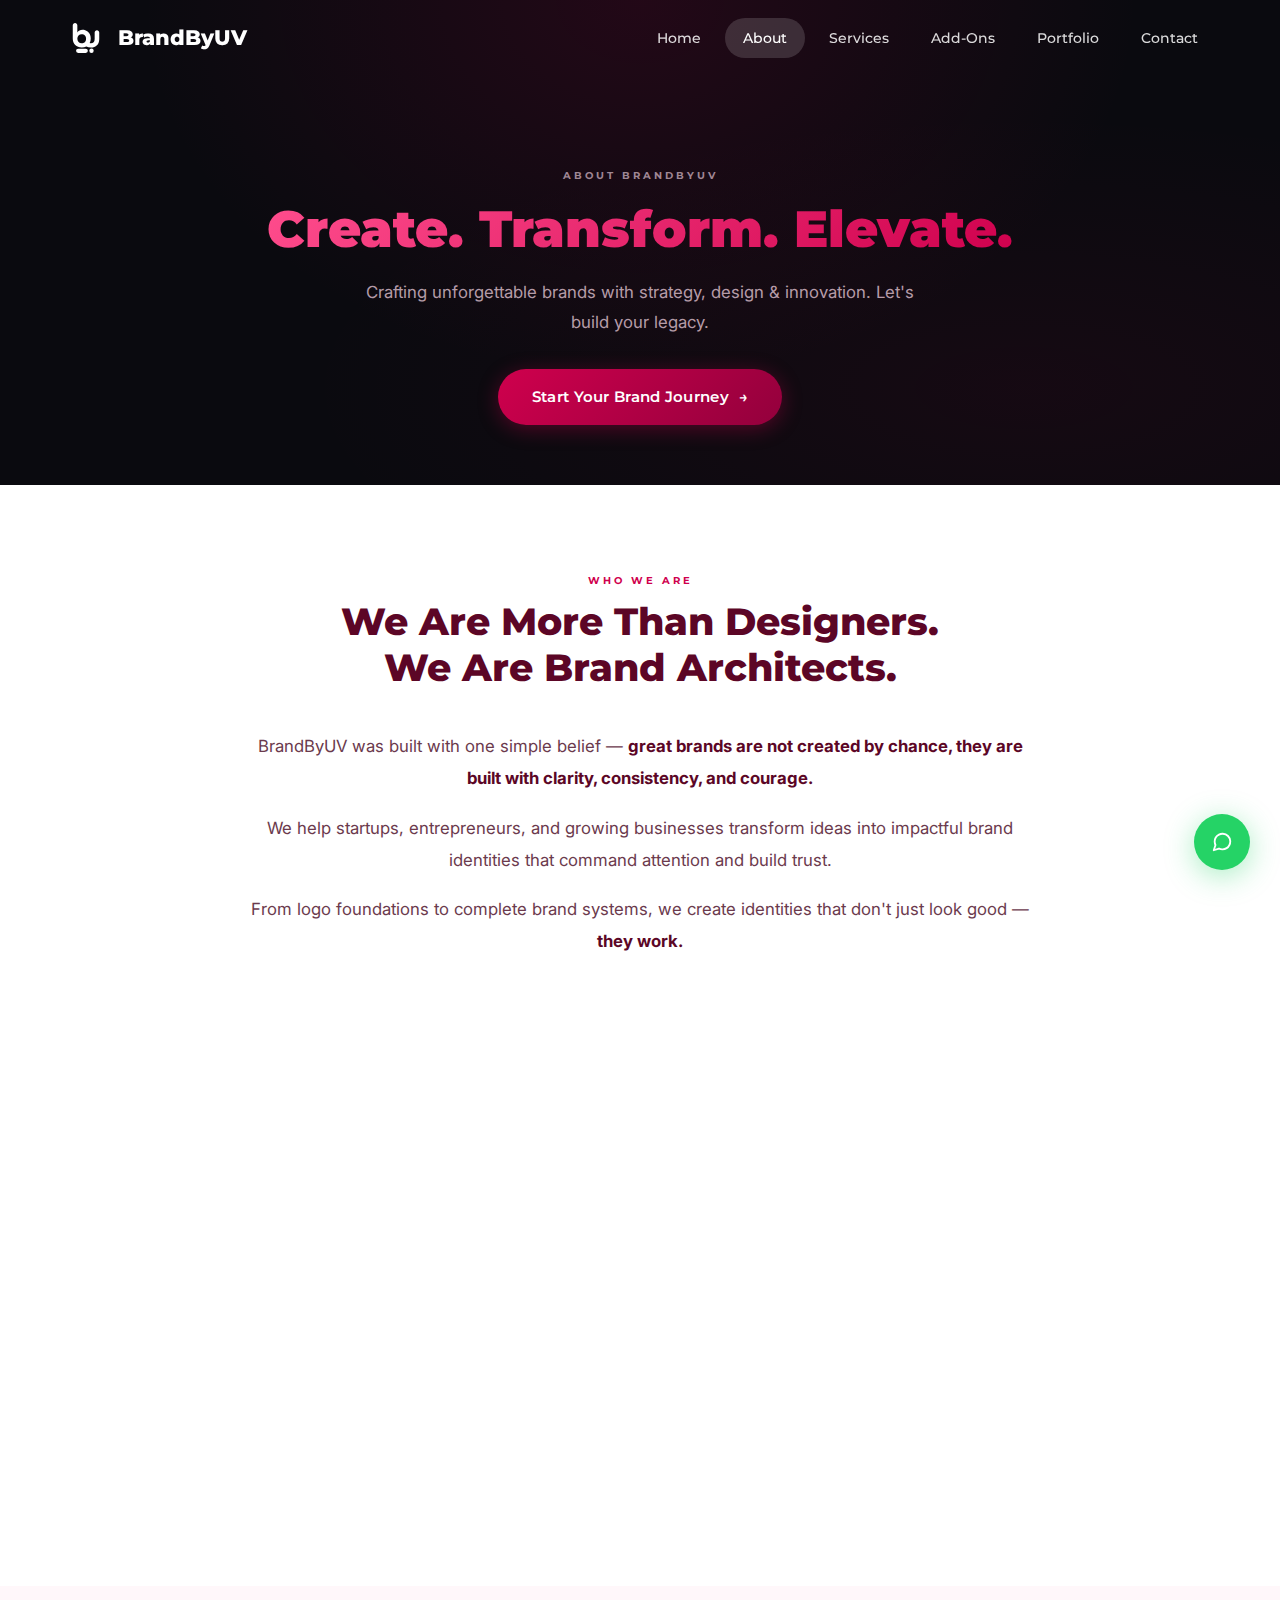
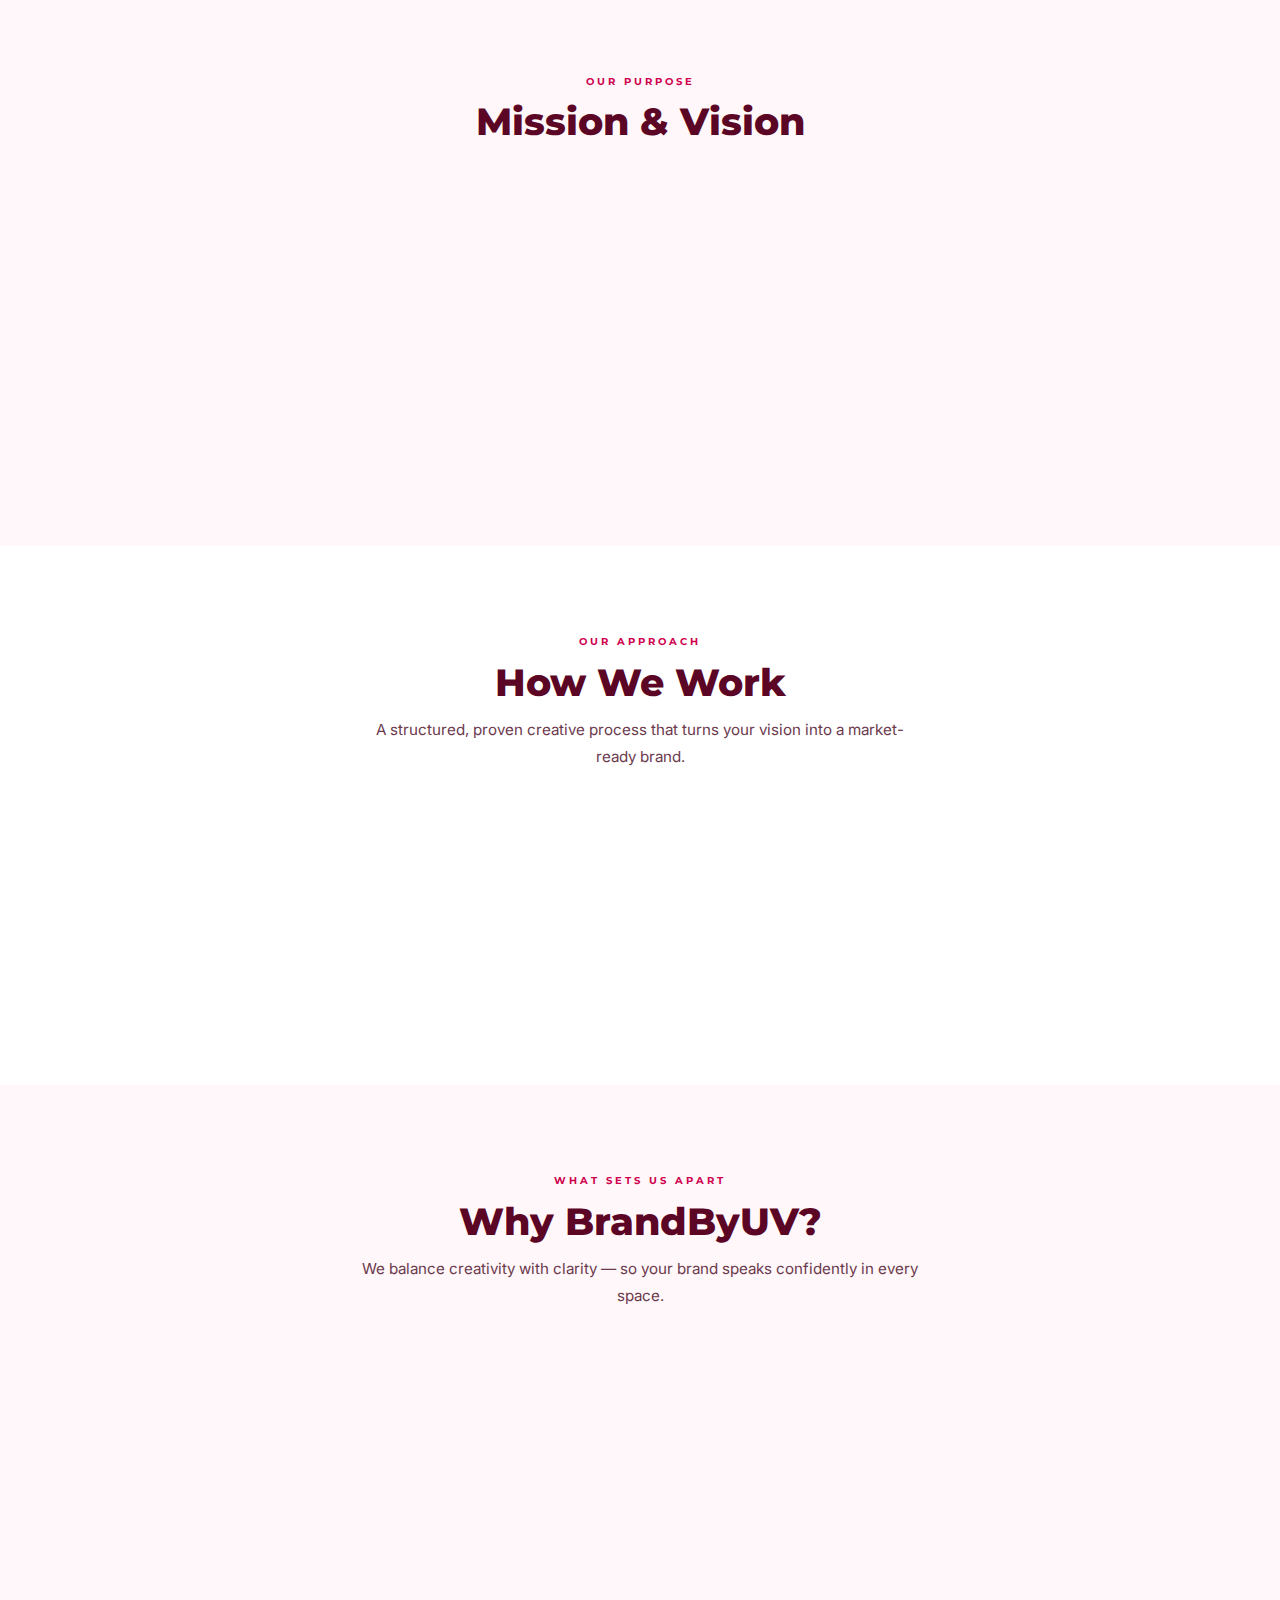
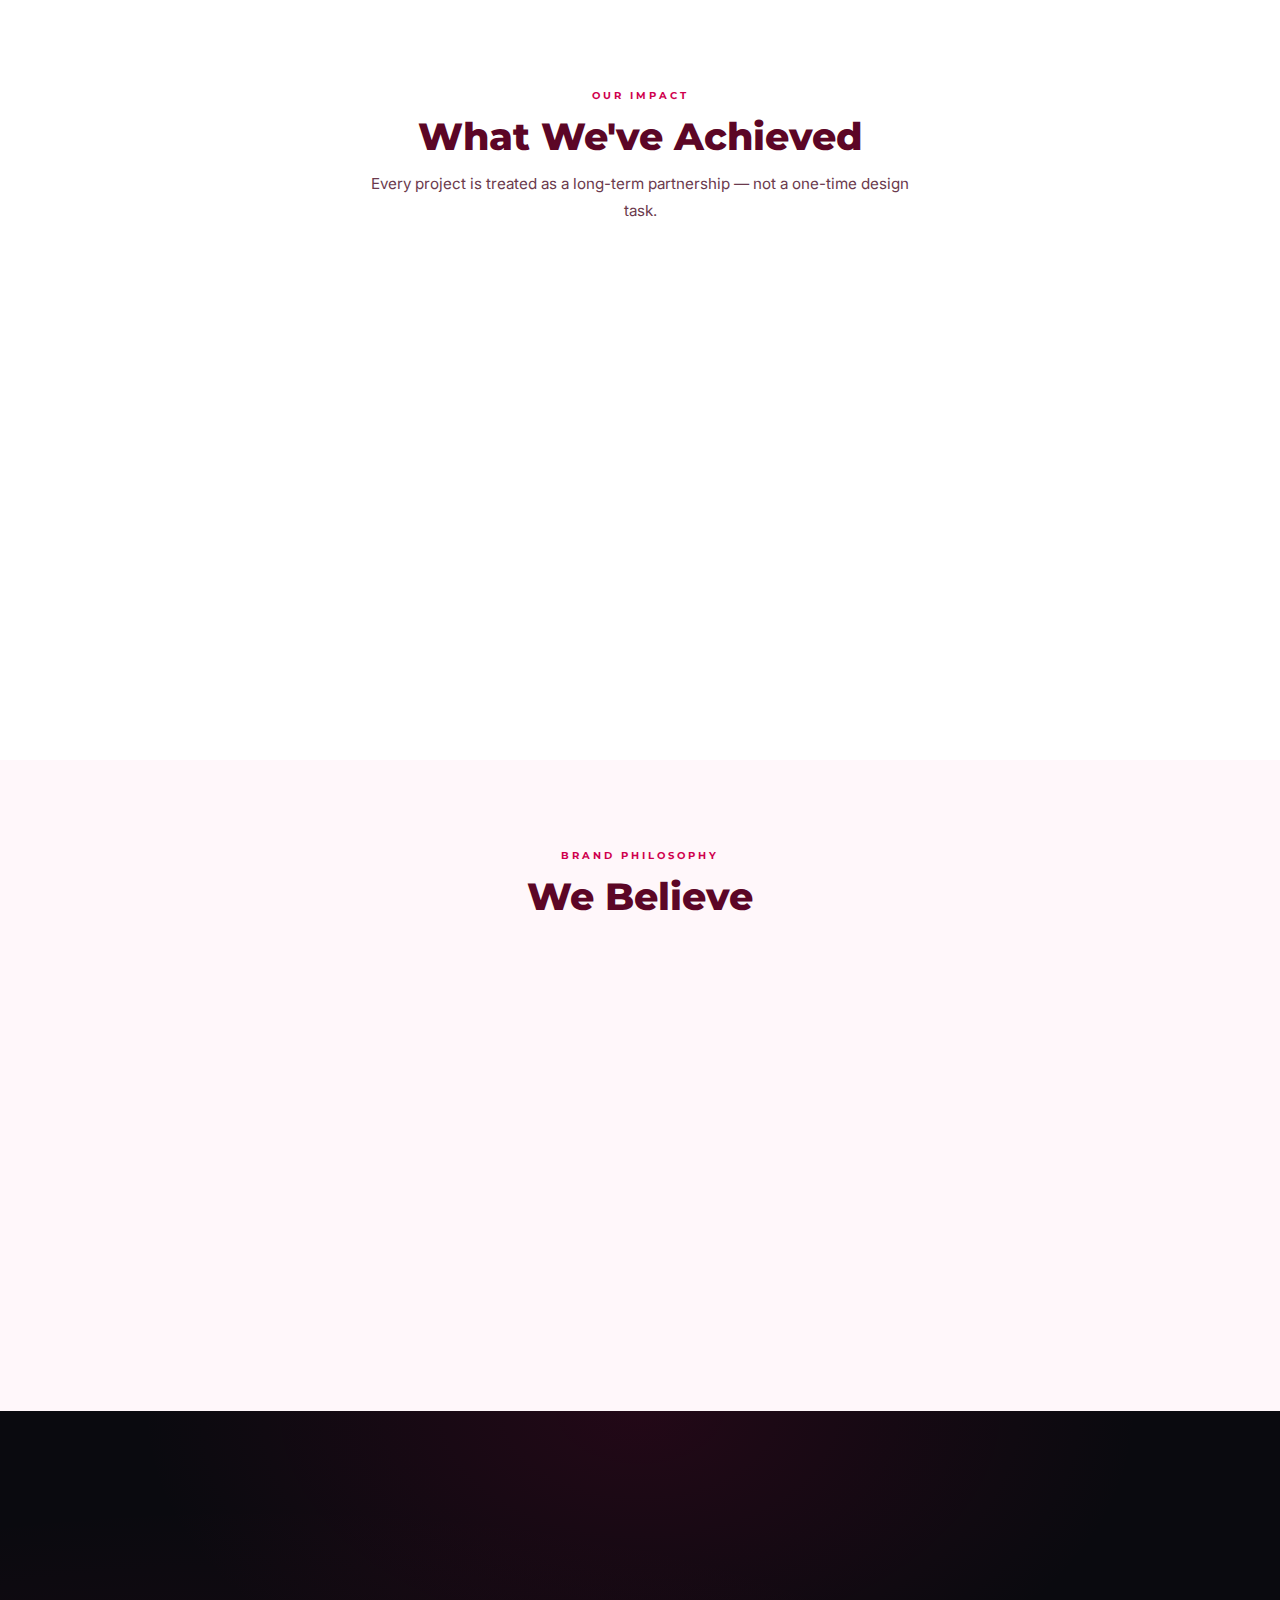
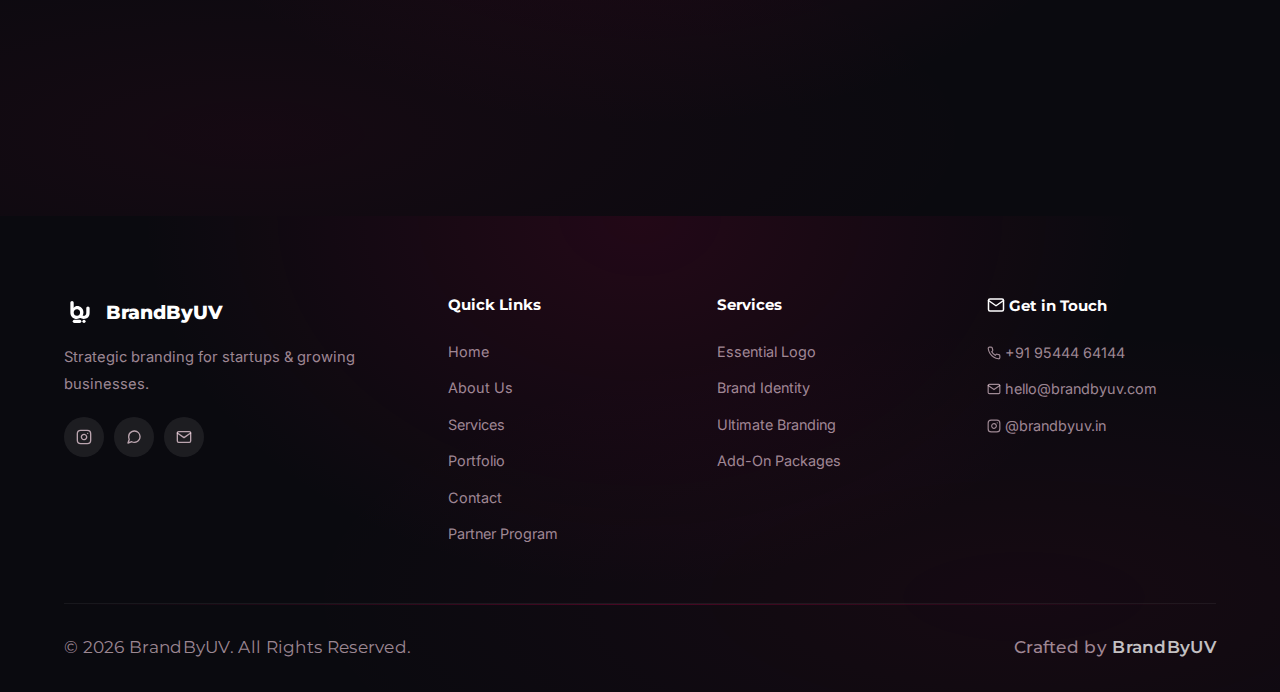
<file: about.html>
<!DOCTYPE html>
<html lang="en">

<head>
    <meta charset="UTF-8">
    <meta name="viewport" content="width=device-width, initial-scale=1.0">
    <!-- PRIMARY SEO CONFIGURED -->
    <title>About BrandByUV — Our Story, Process & Vision</title>
    <meta name="title" content="About BrandByUV — Our Story, Process & Vision">
    <meta name="description"
        content="Meet BrandByUV. Learn about our elite brand strategy process, our dedicated team led by Ihsan MK, and the values that drive our high-end design solutions.">
    <meta name="author" content="Ihsan MK — BrandByUV">
    <meta name="keywords"
        content="BrandByUV, Ihsan MK, Premium Branding Agency in India, Logo Design, Brand Strategy, UI/UX Design, Corporate Identity, Business Branding">
    <link rel="canonical" href="https://brandbyuv.com/about.html">

    <!-- OPEN GRAPH / FACEBOOK -->
    <meta property="og:type" content="website">
    <meta property="og:url" content="https://brandbyuv.com/about.html">
    <meta property="og:title" content="About BrandByUV — Our Story, Process & Vision">
    <meta property="og:description"
        content="Meet BrandByUV. Learn about our elite brand strategy process, our dedicated team led by Ihsan MK, and the values that drive our high-end design solutions.">
    <meta property="og:image" content="https://brandbyuv.com/images/og-image.jpg">

    <!-- TWITTER / X -->
    <meta property="twitter:card" content="summary_large_image">
    <meta property="twitter:url" content="https://brandbyuv.com/about.html">
    <meta property="twitter:title" content="About BrandByUV — Our Story, Process & Vision">
    <meta property="twitter:description"
        content="Meet BrandByUV. Learn about our elite brand strategy process, our dedicated team led by Ihsan MK, and the values that drive our high-end design solutions.">
    <meta property="twitter:image" content="https://brandbyuv.com/images/og-image.jpg">
    <link rel="stylesheet" href="css/style.css">
    <link rel="icon" href="images/iconlogo_white.svg">
    <style>
        /* ================================================================
           ABOUT PAGE — Matches Home Page Design System
           ================================================================ */

        /* ---------- DARK BANNER (not full hero) ---------- */
        .hero-dark {
            padding: 160px 0 60px;
            text-align: center;
            position: relative;
            overflow: hidden;
            background: radial-gradient(ellipse at 50% 0%, rgba(147, 0, 60, 0.18) 0%, transparent 55%),
                radial-gradient(ellipse at 80% 80%, rgba(207, 0, 77, 0.06) 0%, transparent 50%),
                #0a0a0f;
        }

        .hero-dark h1 {
            font-family: var(--font-heading);
            font-weight: 900;
            font-size: clamp(2rem, 4vw, 3.2rem);
            color: #fff;
            line-height: 1.15;
            margin-bottom: 18px;
        }

        .hero-dark h1 em {
            font-style: normal;
            background: linear-gradient(135deg, #ff4d8d, #cf004d);
            -webkit-background-clip: text;
            -webkit-text-fill-color: transparent;
            background-clip: text;
        }

        .hero-dark .hero-desc {
            font-size: 1.05rem;
            color: rgba(255, 223, 236, 0.7);
            max-width: 560px;
            margin: 0 auto 32px;
            line-height: 1.8;
        }

        .hero-dark .hero-btns {
            display: flex;
            gap: 14px;
            justify-content: center;
            flex-wrap: wrap;
        }

        .hero-dark .ey {
            display: inline-block;
            font-family: var(--font-heading);
            font-weight: 700;
            font-size: 0.65rem;
            letter-spacing: 3px;
            text-transform: uppercase;
            color: rgba(255, 223, 236, 0.6);
            margin-bottom: 14px;
        }

        /* ---------- SECTION COMMON (light) ---------- */
        .ls {
            padding: 80px 0;
            background: var(--white);
        }

        .ls-alt {
            padding: 80px 0;
            background: var(--off-white);
        }

        .ls-dark {
            padding: 80px 0;
            background: radial-gradient(ellipse at 50% 0%, rgba(147, 0, 60, 0.12) 0%, transparent 55%), #0a0a0f;
            color: rgba(255, 223, 236, 0.7);
        }

        .ls-header {
            text-align: center;
            margin-bottom: 40px;
        }

        .ls-header .ey {
            display: inline-block;
            font-family: var(--font-heading);
            font-weight: 700;
            font-size: 0.65rem;
            letter-spacing: 3px;
            text-transform: uppercase;
            color: var(--accent);
            margin-bottom: 8px;
        }

        .ls-dark .ls-header .ey {
            color: rgba(255, 223, 236, 0.5);
        }

        .ls-header h2 {
            font-family: var(--font-heading);
            font-weight: 800;
            font-size: clamp(1.6rem, 3vw, 2.4rem);
            color: var(--dark);
            margin-bottom: 10px;
        }

        .ls-dark .ls-header h2 {
            color: #fff;
        }

        .ls-header p {
            font-size: 0.95rem;
            color: var(--text-light);
            max-width: 560px;
            margin: 0 auto;
        }

        .ls-dark .ls-header p {
            color: rgba(255, 223, 236, 0.6);
        }

        /* ---------- WHO WE ARE — Text Block ---------- */
        .about-text {
            max-width: 780px;
            margin: 0 auto;
            text-align: center;
        }

        .about-text p {
            font-size: 1.05rem;
            line-height: 1.9;
            color: var(--text-light);
            margin-bottom: 18px;
        }

        .about-text strong {
            color: var(--dark);
        }

        /* ---------- MISSION & VISION CARDS ---------- */
        .mv-grid {
            display: grid;
            grid-template-columns: 1fr 1fr;
            gap: 28px;
            max-width: 900px;
            margin: 0 auto;
        }

        .mv-card {
            background: var(--gradient-card);
            border: 1px solid var(--border);
            border-radius: var(--radius-lg);
            padding: 36px 30px;
            transition: var(--transition);
        }

        .mv-card:hover {
            transform: translateY(-4px);
            box-shadow: var(--shadow-md);
            border-color: rgba(207, 0, 77, 0.2);
        }

        .mv-label {
            display: inline-flex;
            align-items: center;
            gap: 8px;
            font-family: var(--font-heading);
            font-weight: 700;
            font-size: 0.65rem;
            letter-spacing: 2px;
            text-transform: uppercase;
            color: var(--accent);
            margin-bottom: 14px;
        }

        .mv-label svg {
            width: 18px;
            height: 18px;
            stroke: var(--accent);
            fill: none;
            stroke-width: 2;
        }

        .mv-card h3 {
            font-family: var(--font-heading);
            font-weight: 800;
            font-size: 1.25rem;
            color: var(--dark);
            margin-bottom: 12px;
        }

        .mv-card p {
            font-size: 0.9rem;
            color: var(--text-light);
            line-height: 1.7;
        }

        .mv-card strong {
            color: var(--dark);
        }

        /* ---------- PROCESS STEPS ---------- */
        .proc-grid {
            display: grid;
            grid-template-columns: repeat(4, 1fr);
            gap: 22px;
            max-width: 1000px;
            margin: 0 auto;
        }

        .proc-card {
            background: var(--gradient-card);
            border: 1px solid var(--border);
            border-radius: var(--radius-md);
            padding: 28px 20px;
            text-align: center;
            transition: var(--transition);
        }

        .proc-card:hover {
            transform: translateY(-4px);
            box-shadow: var(--shadow-md);
            border-color: rgba(207, 0, 77, 0.2);
        }

        .proc-num {
            font-family: var(--font-heading);
            font-weight: 900;
            font-size: 1.6rem;
            color: var(--accent);
            opacity: 0.3;
            margin-bottom: 8px;
        }

        .proc-card h4 {
            font-family: var(--font-heading);
            font-weight: 700;
            font-size: 0.9rem;
            color: var(--dark);
            margin-bottom: 6px;
        }

        .proc-card p {
            font-size: 0.8rem;
            color: var(--text-light);
            line-height: 1.6;
        }

        /* ---------- DIFFERENTIATORS ---------- */
        .diff-grid {
            display: grid;
            grid-template-columns: repeat(3, 1fr);
            gap: 16px;
            max-width: 900px;
            margin: 0 auto;
        }

        .diff-item {
            display: flex;
            align-items: center;
            gap: 12px;
            padding: 18px 20px;
            background: var(--gradient-card);
            border: 1px solid var(--border);
            border-radius: var(--radius-md);
            transition: var(--transition);
        }

        .diff-item:hover {
            transform: translateY(-3px);
            box-shadow: var(--shadow-sm);
            border-color: rgba(207, 0, 77, 0.18);
        }

        .diff-check {
            width: 28px;
            height: 28px;
            min-width: 28px;
            border-radius: 50%;
            background: var(--light);
            color: var(--accent);
            display: flex;
            align-items: center;
            justify-content: center;
            font-size: 0.75rem;
            font-weight: 700;
        }

        .diff-item p {
            font-size: 0.88rem;
            font-weight: 500;
            color: var(--dark);
        }

        /* ---------- IMPACT STATS ---------- */
        .stat-grid {
            display: grid;
            grid-template-columns: repeat(4, 1fr);
            gap: 22px;
            max-width: 900px;
            margin: 0 auto 40px;
        }

        .stat-card {
            text-align: center;
            padding: 28px 16px;
            background: linear-gradient(145deg, rgba(207, 0, 77, 0.08), rgba(147, 0, 60, 0.12));
            border: 1px solid rgba(207, 0, 77, 0.15);
            border-radius: var(--radius-md);
            transition: var(--transition);
        }

        .stat-card:hover {
            transform: translateY(-3px);
            box-shadow: var(--shadow-sm);
        }

        .stat-number {
            font-family: var(--font-heading);
            font-weight: 900;
            font-size: 2rem;
            color: var(--accent);
            margin-bottom: 4px;
        }

        .stat-label {
            font-size: 0.78rem;
            color: var(--text);
            font-weight: 600;
        }

        /* ---------- IMPACT BULLETS ---------- */
        .impact-list {
            max-width: 700px;
            margin: 0 auto;
        }

        .impact-list li {
            display: flex;
            align-items: center;
            gap: 12px;
            padding: 12px 16px;
            margin-bottom: 8px;
            font-size: 0.95rem;
            font-weight: 500;
            color: var(--text);
            background: var(--gradient-card);
            border: 1px solid var(--border);
            border-radius: var(--radius-sm);
            transition: var(--transition);
        }

        .impact-list li:hover {
            transform: translateX(4px);
            border-color: rgba(207, 0, 77, 0.2);
        }

        .impact-list li span {
            color: #fff;
            background: var(--gradient-accent);
            width: 24px;
            height: 24px;
            min-width: 24px;
            border-radius: 50%;
            display: flex;
            align-items: center;
            justify-content: center;
            font-weight: 900;
            font-size: 0.7rem;
        }

        /* ---------- PHILOSOPHY CARD ---------- */
        .philo-card {
            max-width: 740px;
            margin: 0 auto;
            padding: 48px 40px;
            border-radius: var(--radius-lg);
            background: linear-gradient(135deg, #6e0833 0%, #a30043 50%, #7a0035 100%);
            text-align: center;
            color: rgba(255, 255, 255, 0.92);
        }

        .philo-card h3 {
            font-family: var(--font-heading);
            font-weight: 800;
            font-size: 1.35rem;
            color: #fff;
            margin-bottom: 22px;
        }

        .philo-card p {
            font-size: 1rem;
            line-height: 1.9;
            margin-bottom: 16px;
            color: rgba(255, 255, 255, 0.88);
        }

        .philo-card .highlight {
            display: inline-block;
            margin-top: 8px;
            padding: 10px 24px;
            background: rgba(255, 255, 255, 0.15);
            border: 1px solid rgba(255, 255, 255, 0.2);
            border-radius: 40px;
            font-family: var(--font-heading);
            font-weight: 700;
            font-size: 0.95rem;
            color: #fff;
        }

        /* ---------- CTA FINAL ---------- */
        .cta-final {
            padding: 100px 0;
            text-align: center;
            background: radial-gradient(ellipse at 50% 0%, rgba(147, 0, 60, 0.18) 0%, transparent 55%),
                radial-gradient(ellipse at 20% 80%, rgba(207, 0, 77, 0.06) 0%, transparent 50%),
                #0a0a0f;
        }

        .cta-final h2 {
            font-family: var(--font-heading);
            font-weight: 900;
            font-size: clamp(1.6rem, 3vw, 2.4rem);
            color: #feecf3;
            margin-bottom: 16px;
        }

        .cta-final p {
            color: rgba(255, 223, 236, 0.7);
            font-size: 1rem;
            max-width: 540px;
            margin: 0 auto 28px;
            line-height: 1.7;
        }

        .cta-final .cb {
            display: flex;
            gap: 14px;
            justify-content: center;
            flex-wrap: wrap;
        }

        /* Footer links row — transparent on desktop */
        .footer-links-row {
            display: contents;
        }

        /* ---------- UV MODAL ---------- */
        .uv-modal-overlay {
            position: fixed;
            top: 0;
            left: 0;
            width: 100%;
            height: 100%;
            background: rgba(10, 10, 15, 0.85);
            backdrop-filter: blur(8px);
            -webkit-backdrop-filter: blur(8px);
            z-index: 9999;
            display: flex;
            align-items: center;
            justify-content: center;
            opacity: 0;
            visibility: hidden;
            transition: all 0.4s cubic-bezier(0.16, 1, 0.3, 1);
            padding: 20px;
        }

        .uv-modal-overlay.active {
            opacity: 1;
            visibility: visible;
        }

        .uv-modal-box {
            background: var(--white);
            max-width: 600px;
            width: 100%;
            border-radius: var(--radius-lg);
            padding: 40px 48px;
            transform: translateY(20px) scale(0.98);
            transition: all 0.4s cubic-bezier(0.16, 1, 0.3, 1);
            position: relative;
            box-shadow: 0 24px 48px rgba(0, 0, 0, 0.12);
            max-height: 85vh;
            overflow-y: auto;
        }

        .uv-modal-overlay.active .uv-modal-box {
            transform: translateY(0) scale(1);
        }

        .uv-modal-close {
            position: absolute;
            top: 24px;
            right: 28px;
            background: none;
            border: none;
            color: var(--text-light);
            cursor: pointer;
            padding: 4px;
            transition: color 0.2s;
        }

        .uv-modal-close:hover {
            color: var(--accent);
        }

        .uv-modal-box h3 {
            font-family: var(--font-heading);
            font-size: 1.5rem;
            color: var(--dark);
            margin-bottom: 20px;
            padding-right: 30px;
        }

        .uv-modal-box p {
            font-size: 0.95rem;
            color: var(--text);
            line-height: 1.8;
            margin-bottom: 16px;
        }

        /* ========== RESPONSIVE: TABLET (≤1024px) ========== */
        @media (max-width: 1024px) {
            .hero-dark {
                padding: 130px 0 50px;
            }

            .mv-grid {
                gap: 20px;
            }

            .proc-grid {
                grid-template-columns: repeat(2, 1fr);
            }

            .diff-grid {
                grid-template-columns: repeat(2, 1fr);
            }

            .stat-grid {
                grid-template-columns: repeat(2, 1fr);
            }
        }

        /* ========== RESPONSIVE: MOBILE (≤768px) ========== */
        @media (max-width: 768px) {
            .hero-dark {
                padding: 100px 0 40px;
            }

            .hero-dark h1 {
                font-size: 1.5rem;
            }

            .hero-dark .hero-desc {
                font-size: 0.88rem;
            }

            .hero-dark .hero-btns .btn {
                padding: 10px 20px;
                font-size: 0.78rem;
            }

            /* Sections — generous breathing room */
            .ls,
            .ls-alt,
            .ls-dark {
                padding: 80px 0;
            }

            .ls-header {
                margin-bottom: 28px;
            }

            .ls-header h2 {
                font-size: 1.4rem;
            }

            .ls-header p {
                font-size: 0.82rem;
            }

            .about-text p {
                font-size: 0.88rem;
            }

            .mv-grid {
                grid-template-columns: 1fr;
                gap: 16px;
            }

            .mv-card {
                padding: 24px 20px;
            }

            .mv-card h3 {
                font-size: 1.05rem;
            }

            .mv-card p {
                font-size: 0.82rem;
            }

            .proc-grid {
                grid-template-columns: 1fr 1fr;
                gap: 12px;
            }

            .proc-card {
                padding: 20px 14px;
            }

            .proc-num {
                font-size: 1.2rem;
            }

            .proc-card h4 {
                font-size: 0.78rem;
            }

            .proc-card p {
                font-size: 0.7rem;
            }

            .diff-grid {
                grid-template-columns: 1fr;
                gap: 10px;
            }

            .diff-item {
                padding: 14px 16px;
            }

            .diff-item p {
                font-size: 0.82rem;
            }

            .stat-grid {
                grid-template-columns: 1fr 1fr;
                gap: 12px;
            }

            .stat-card {
                padding: 22px 14px;
            }

            .stat-number {
                font-size: 1.5rem;
            }

            .stat-label {
                font-size: 0.72rem;
            }

            .impact-list li {
                font-size: 0.85rem;
                padding: 10px 14px;
                margin-bottom: 6px;
            }

            .philo-card {
                padding: 32px 22px;
            }

            .philo-card h3 {
                font-size: 1.1rem;
            }

            .philo-card p {
                font-size: 0.85rem;
            }

            .cta-final {
                padding: 80px 0;
            }

            .cta-final h2 {
                font-size: 1.4rem;
            }

            .cta-final p {
                font-size: 0.85rem;
            }

            .cta-final .cb {
                flex-direction: row;
                justify-content: center;
                gap: 10px;
            }

            .cta-final .cb .btn {
                padding: 10px 18px;
                font-size: 0.75rem;
            }

            /* Footer — Quick Links & Services in one row */
            .footer-links-row {
                display: grid;
                grid-template-columns: 1fr 1fr;
                gap: 20px;
            }

            /* Get in Touch — stylish card on mobile */
            .footer-col.footer-touch {
                padding: 24px 20px;
                background: linear-gradient(135deg, rgba(207, 0, 77, 0.08), rgba(147, 0, 60, 0.12));
                border-radius: var(--radius-lg);
                border: 1px solid rgba(207, 0, 77, 0.15);
                margin-top: 12px;
                text-align: center;
                display: flex;
                flex-direction: column;
                align-items: center;
            }

            .footer-col.footer-touch h4 {
                font-size: 1.1rem;
                margin-bottom: 16px;
                color: #fff;
                display: flex;
                align-items: center;
                justify-content: center;
                gap: 8px;
            }

            .footer-col.footer-touch a {
                padding: 7px 0;
                font-size: 0.88rem;
                color: rgba(255, 223, 236, 0.8);
                display: flex;
                align-items: center;
                justify-content: center;
                gap: 6px;
            }

            .footer-col.footer-touch a:hover {
                color: #fff;
            }

            /* Footer brand center on mobile */
            .footer-brand {
                text-align: center;
                display: flex;
                flex-direction: column;
                align-items: center;
            }

            .footer-brand .footer-social {
                justify-content: center;
            }

            /* Footer bottom */
            .footer-bottom {
                flex-direction: column;
                gap: 6px;
                text-align: center;
            }

            .uv-modal-box {
                padding: 32px 24px;
            }

        }

        /* ========== RESPONSIVE: SMALL MOBILE (≤480px) ========== */
        @media (max-width: 480px) {
            .hero-dark {
                min-height: auto;
                padding: 80px 0 30px;
            }

            .hero-dark h1 {
                font-size: 1.35rem;
            }

            .hero-dark .hero-desc {
                font-size: 0.82rem;
            }

            .ls,
            .ls-alt,
            .ls-dark {
                padding: 64px 0;
            }

            .proc-grid {
                gap: 10px;
            }

            .proc-card {
                padding: 16px 10px;
            }

            .cta-final {
                padding: 64px 0;
            }
        }
    </style>
</head>

<body>

    <!-- Page Loader -->
    <div class="page-loader">
        <div class="loader-spinner"></div>
    </div>

    <!-- Navigation -->
    <nav class="navbar" id="navbar">
        <div class="container">
            <a href="index.html" class="nav-logo">
                <img src="images/iconlogo_white.svg" alt="BrandByUV Logo" class="nav-brand-icon">
                <span class="nav-logo-text">BrandByUV</span>
            </a>
            <div class="nav-links">
                <a href="index.html">Home</a>
                <a href="about.html" class="active">About</a>
                <a href="services.html">Services</a>
                <a href="addons.html">Add-Ons</a>
                <a href="portfolio.html">Portfolio</a>
                <a href="contact.html">Contact</a>
            </div>
            <div class="hamburger" id="hamburger"><span></span><span></span><span></span></div>
        </div>
    </nav>
    <div class="mobile-nav" id="mobileNav">
        <a href="index.html">Home</a><a href="about.html" class="active">About</a><a href="services.html">Services</a><a
            href="addons.html">Add-Ons</a><a href="portfolio.html">Portfolio</a><a href="contact.html">Contact</a>
    </div>

    <!-- ===== HERO ===== -->
    <section class="hero-dark">
        <div class="container">
            <p class="ey">About BrandByUV</p>
            <h1><em>Create. Transform. Elevate.</em></h1>
            <p class="hero-desc">Crafting unforgettable brands with strategy, design &amp; innovation. Let's build your
                legacy.</p>
            <div class="hero-btns">
                <a href="contact.html" class="btn btn-primary">Start Your Brand Journey <span>→</span></a>
            </div>
        </div>
    </section>

    <!-- ===== WHO WE ARE ===== -->
    <section class="ls">
        <div class="container">
            <div class="ls-header">
                <p class="ey">Who We Are</p>
                <h2>We Are More Than Designers.<br>We Are Brand Architects.</h2>
            </div>
            <div class="about-text fade-in">
                <p>BrandByUV was built with one simple belief — <strong>great brands are not created by chance, they are
                        built with clarity, consistency, and courage.</strong></p>
                <p>We help startups, entrepreneurs, and growing businesses transform ideas into impactful brand
                    identities that command attention and build trust.</p>
                <p>From logo foundations to complete brand systems, we create identities that don't just look good —
                    <strong>they work.</strong>
                </p>
            </div>
        </div>
    </section>

    <!-- ===== WHAT IS UV ===== -->
    <section class="ls-alt fade-in">
        <div class="container text-center">
            <div class="ls-header">
                <p class="ey">The Story Behind</p>
                <h2>What does "UV" mean?</h2>
            </div>
            <div class="philo-card"
                style="max-width: 600px; margin: 0 auto; padding: 40px; background: #ffffff; border: 1px solid rgba(0,0,0,0.08); border-radius: var(--radius-lg); box-shadow: var(--shadow-sm);">
                <p style="color: var(--text); font-size: 1.05rem; line-height: 1.8; margin-bottom: 28px;">People often
                    ask what "UV" stands for. Is it Ultraviolet? Is it a complex marketing acronym? The truth is much
                    more personal and deeply rooted in the foundation of this agency.</p>
                <button class="btn btn-primary" onclick="openUvModal()">Read Detailed Story</button>
            </div>
        </div>
    </section>

    <!-- ===== MISSION & VISION ===== -->
    <section class="ls-alt">
        <div class="container">
            <div class="ls-header">
                <p class="ey">Our Purpose</p>
                <h2>Mission &amp; Vision</h2>
            </div>
            <div class="mv-grid">
                <div class="mv-card fade-in">
                    <div class="mv-label">
                        <svg viewBox="0 0 24 24" stroke-linecap="round" stroke-linejoin="round">
                            <circle cx="12" cy="12" r="10" />
                            <circle cx="12" cy="12" r="6" />
                            <circle cx="12" cy="12" r="2" />
                        </svg>
                        Our Mission
                    </div>
                    <h3>Empowering Ambitious Businesses</h3>
                    <p>To empower ambitious businesses with strategic, high-impact branding that transforms perception,
                        builds credibility, and drives long-term growth.</p>
                    <p style="margin-top: 14px;"><strong>We don't just design visuals. We design positioning.</strong>
                    </p>
                </div>
                <div class="mv-card fade-in delay-2">
                    <div class="mv-label">
                        <svg viewBox="0 0 24 24" stroke-linecap="round" stroke-linejoin="round">
                            <path d="M1 12s4-8 11-8 11 8 11 8-4 8-11 8-11-8-11-8z" />
                            <circle cx="12" cy="12" r="3" />
                        </svg>
                        Our Vision
                    </div>
                    <h3>Leading Branding Partner</h3>
                    <p>To become a leading branding partner for emerging businesses across India and beyond — known for
                        clarity, creativity, and consistent brand transformation.</p>
                    <p style="margin-top: 14px;"><strong>We aim to build brands that outlive trends and create lasting
                            market influence.</strong></p>
                </div>
            </div>
        </div>
    </section>

    <!-- ===== OUR APPROACH ===== -->
    <section class="ls">
        <div class="container">
            <div class="ls-header">
                <p class="ey">Our Approach</p>
                <h2>How We Work</h2>
                <p>A structured, proven creative process that turns your vision into a market-ready brand.</p>
            </div>
            <div class="proc-grid">
                <div class="proc-card fade-in">
                    <div class="proc-num">01</div>
                    <h4>Discover</h4>
                    <p>Understand your business, audience, goals &amp; market positioning.</p>
                </div>
                <div class="proc-card fade-in delay-2">
                    <div class="proc-num">02</div>
                    <h4>Define</h4>
                    <p>Craft strategic foundation — tone, direction &amp; brand personality.</p>
                </div>
                <div class="proc-card fade-in delay-3">
                    <div class="proc-num">03</div>
                    <h4>Design</h4>
                    <p>Develop strong, scalable visual systems — logos, typography, color.</p>
                </div>
                <div class="proc-card fade-in delay-4">
                    <div class="proc-num">04</div>
                    <h4>Deliver &amp; Support</h4>
                    <p>Ensure smooth implementation with guidance &amp; post-launch support.</p>
                </div>
            </div>
        </div>
    </section>

    <!-- ===== WHAT SETS US APART ===== -->
    <section class="ls-alt">
        <div class="container">
            <div class="ls-header">
                <p class="ey">What Sets Us Apart</p>
                <h2>Why BrandByUV?</h2>
                <p>We balance creativity with clarity — so your brand speaks confidently in every space.</p>
            </div>
            <div class="diff-grid">
                <div class="diff-item fade-in">
                    <div class="diff-check">✔</div>
                    <p>Strategy-Driven Design</p>
                </div>
                <div class="diff-item fade-in delay-2">
                    <div class="diff-check">✔</div>
                    <p>Structured Creative Process</p>
                </div>
                <div class="diff-item fade-in delay-3">
                    <div class="diff-check">✔</div>
                    <p>Transparent Pricing</p>
                </div>
                <div class="diff-item fade-in delay-1">
                    <div class="diff-check">✔</div>
                    <p>Client-Focused Revisions</p>
                </div>
                <div class="diff-item fade-in delay-2">
                    <div class="diff-check">✔</div>
                    <p>3-Month Support (Premium)</p>
                </div>
                <div class="diff-item fade-in delay-3">
                    <div class="diff-check">✔</div>
                    <p>Fast &amp; Professional Communication</p>
                </div>
            </div>
        </div>
    </section>

    <!-- ===== OUR IMPACT ===== -->
    <section class="ls">
        <div class="container">
            <div class="ls-header">
                <p class="ey">Our Impact</p>
                <h2>What We've Achieved</h2>
                <p>Every project is treated as a long-term partnership — not a one-time design task.</p>
            </div>
            <div class="stat-grid">
                <div class="stat-card fade-in">
                    <p class="stat-number" data-count="50" data-suffix="+">0</p>
                    <p class="stat-label">Projects Delivered</p>
                </div>
                <div class="stat-card fade-in delay-2">
                    <p class="stat-number" data-count="30" data-suffix="+">0</p>
                    <p class="stat-label">Happy Clients</p>
                </div>
                <div class="stat-card fade-in delay-3">
                    <p class="stat-number" data-count="8" data-suffix="+">0</p>
                    <p class="stat-label">Industries Served</p>
                </div>
                <div class="stat-card fade-in delay-4">
                    <p class="stat-number" data-count="98" data-suffix="%">0</p>
                    <p class="stat-label">Client Satisfaction</p>
                </div>
            </div>
            <ul class="impact-list fade-in">
                <li><span>✓</span> Startups launch confidently</li>
                <li><span>✓</span> Small businesses reposition professionally</li>
                <li><span>✓</span> Entrepreneurs build recognizable identities</li>
                <li><span>✓</span> Brands transition from "basic" to "market-ready"</li>
            </ul>
        </div>
    </section>

    <!-- ===== BRAND PHILOSOPHY ===== -->
    <section class="ls-alt">
        <div class="container">
            <div class="ls-header">
                <p class="ey">Brand Philosophy</p>
                <h2>We Believe</h2>
            </div>
            <div class="philo-card fade-in">
                <h3>Our Guiding Principles</h3>
                <p>A logo is not a brand.<br>A color palette is not a strategy.<br>A website is not positioning.</p>
                <span class="highlight">A brand is perception — and perception is everything.</span>
                <p style="margin-top: 18px;">That's why we design with <strong style="color: #fff;">intention, not
                        impulse.</strong></p>
            </div>
        </div>
    </section>

    <!-- ===== FINAL CTA ===== -->
    <section class="cta-final">
        <div class="container">
            <h2 class="fade-in">Ready to Elevate Your Brand?</h2>
            <p class="fade-in">If you have a vision, we have the strategy to shape it. If you have ambition, we have the
                structure to amplify it.</p>
            <div class="cb fade-in">
                <a href="contact.html" class="btn btn-primary">Start New Project <span>→</span></a>
                <a href="https://wa.me/919544464144" class="btn btn-outline-white" target="_blank">WhatsApp Us</a>
            </div>
        </div>
    </section>

    <!-- SHARED FOOTER (injected via JS) -->
    <div id="shared-footer"></div>

    <!-- SHARED FAB (injected via JS) -->
    <div id="shared-fab"></div>

    <!-- UV MODAL -->
    <div class="uv-modal-overlay" id="uvModalOverlay" onclick="closeUvModal(event)">
        <div class="uv-modal-box">
            <button class="uv-modal-close" onclick="closeUvModal(event, true)">
                <svg width="24" height="24" viewBox="0 0 24 24" fill="none" stroke="currentColor" stroke-width="2"
                    stroke-linecap="round" stroke-linejoin="round">
                    <line x1="18" y1="6" x2="6" y2="18"></line>
                    <line x1="6" y1="6" x2="18" y2="18"></line>
                </svg>
            </button>
            <h3 style="margin-bottom: 12px; font-size: 1.8rem;">The Story Behind UV</h3>

            <p
                style="font-style: italic; font-weight: 500; font-family: var(--font-heading); background: linear-gradient(135deg, #ff4d8d, #cf004d); -webkit-background-clip: text; -webkit-text-fill-color: transparent; background-clip: text;">
                Every brand has a beginning.<br>Ours began with a question:</p>

            <h4 style="font-family: var(--font-heading); margin-bottom: 12px; font-weight: 800; color:var(--dark);">What
                truly makes a brand unforgettable?</h4>
            <p>Not just colors.<br>Not just logos.<br>Not just trends.</p>
            <p><strong>But clarity. Visibility. Impact.</strong></p>
            <p>That's where UV was born.</p>

            <h4 style="font-family: var(--font-heading); margin: 28px 0 12px; font-weight: 800; color:var(--dark);">What
                Does "UV" Mean?</h4>
            <p><strong>"UV" stands for Unseen Vision.</strong></p>
            <p>Because every successful brand begins as something invisible —<br>an idea in someone's mind,<br>a dream
                waiting to take form,<br>a business ready to be recognized.</p>
            <p>We exist to take that unseen vision and make it visible to the world.</p>

            <h4 style="font-family: var(--font-heading); margin: 28px 0 12px; font-weight: 800; color:var(--dark);">Why
                UV?</h4>
            <p>In science, ultraviolet light reveals what the naked eye cannot see.<br>It highlights details hidden
                beneath the surface.</p>
            <p>That idea resonated deeply.</p>
            <p>At BrandByUV, we don't just design what looks good.<br>We uncover what makes your business
                different.<br>We reveal your strengths.<br>We amplify your identity.</p>
            <p><em>We help brands shine beyond the visible spectrum.</em></p>

            <h4 style="font-family: var(--font-heading); margin: 28px 0 12px; font-weight: 800; color:var(--dark);">How
                It All Started</h4>
            <p>BrandByUV started with a simple goal —<br>to help emerging businesses look as powerful as their ambition.
            </p>
            <p>We saw passionate entrepreneurs with great products,<br>but inconsistent branding.</p>
            <p>We saw talented founders struggling to stand out.</p>
            <p>We saw brands blending into noise.</p>
            <p>So we built a system.<br>A structured approach.<br>A branding process rooted in clarity and
                transformation.</p>
            <p><strong>Create. Transform. Elevate.</strong></p>
            <p>That became more than a tagline.<br>It became our philosophy.</p>

            <h4 style="font-family: var(--font-heading); margin: 28px 0 12px; font-weight: 800; color:var(--dark);">What
                UV Represents Today</h4>
            <p><strong>U</strong> — Understanding<br><strong>V</strong> — Visibility</p>
            <p>We understand your vision.<br>We make it visible.</p>
            <p>Today, BrandByUV is more than a design service.<br>It's a branding partner for businesses ready to grow
                with intention.</p>
            <p
                style="font-family: var(--font-heading); font-weight: 700; color: #cf004d; margin-top: 16px; font-size: 1.1rem;">
                Because when your vision becomes visible —<br>your brand becomes unforgettable.</p>
        </div>
    </div>

    <script src="js/main.js"></script>
    <script src="js/components.js"></script>
    <script>
        function openUvModal() {
            document.getElementById('uvModalOverlay').classList.add('active');
            document.body.style.overflow = 'hidden';
        }

        function closeUvModal(e, forceClose) {
            if (forceClose || e.target === document.getElementById('uvModalOverlay')) {
                document.getElementById('uvModalOverlay').classList.remove('active');
                document.body.style.overflow = '';
            }
        }
    </script>
</body>

</html>
</file>
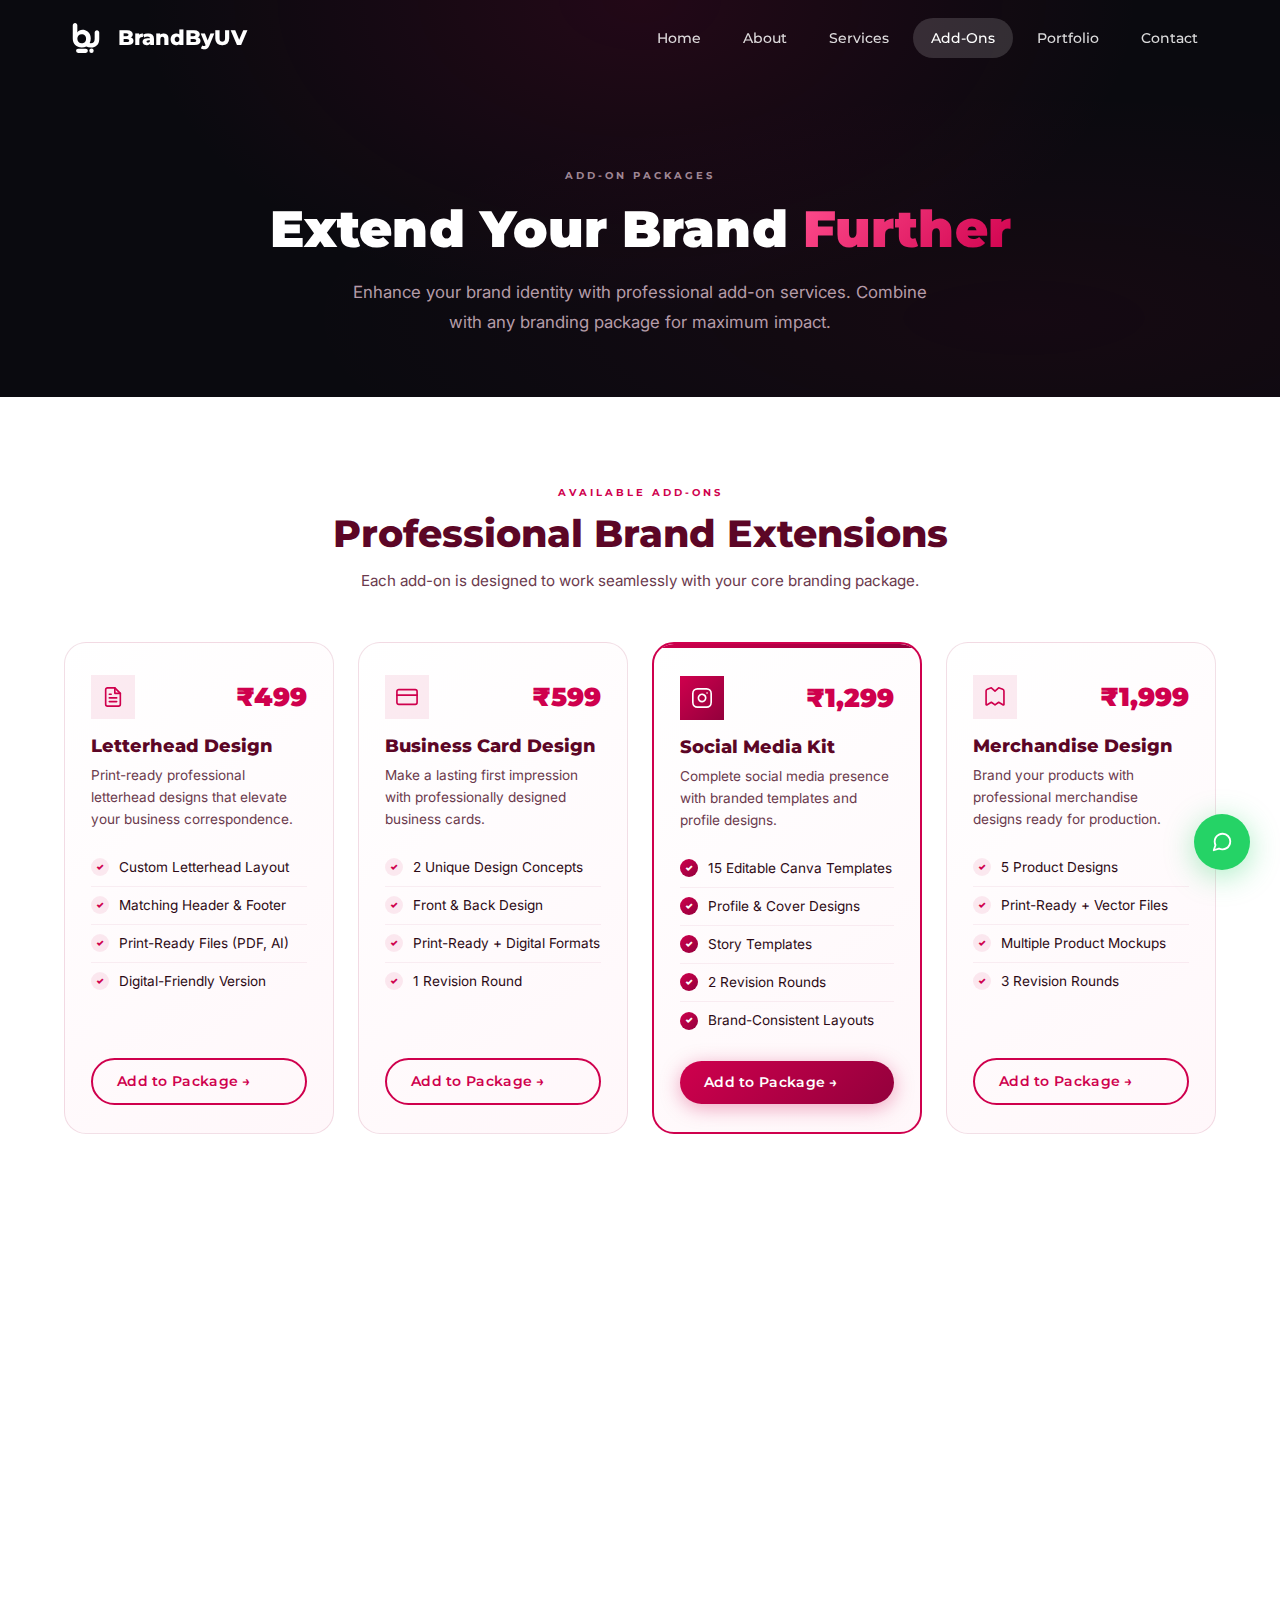
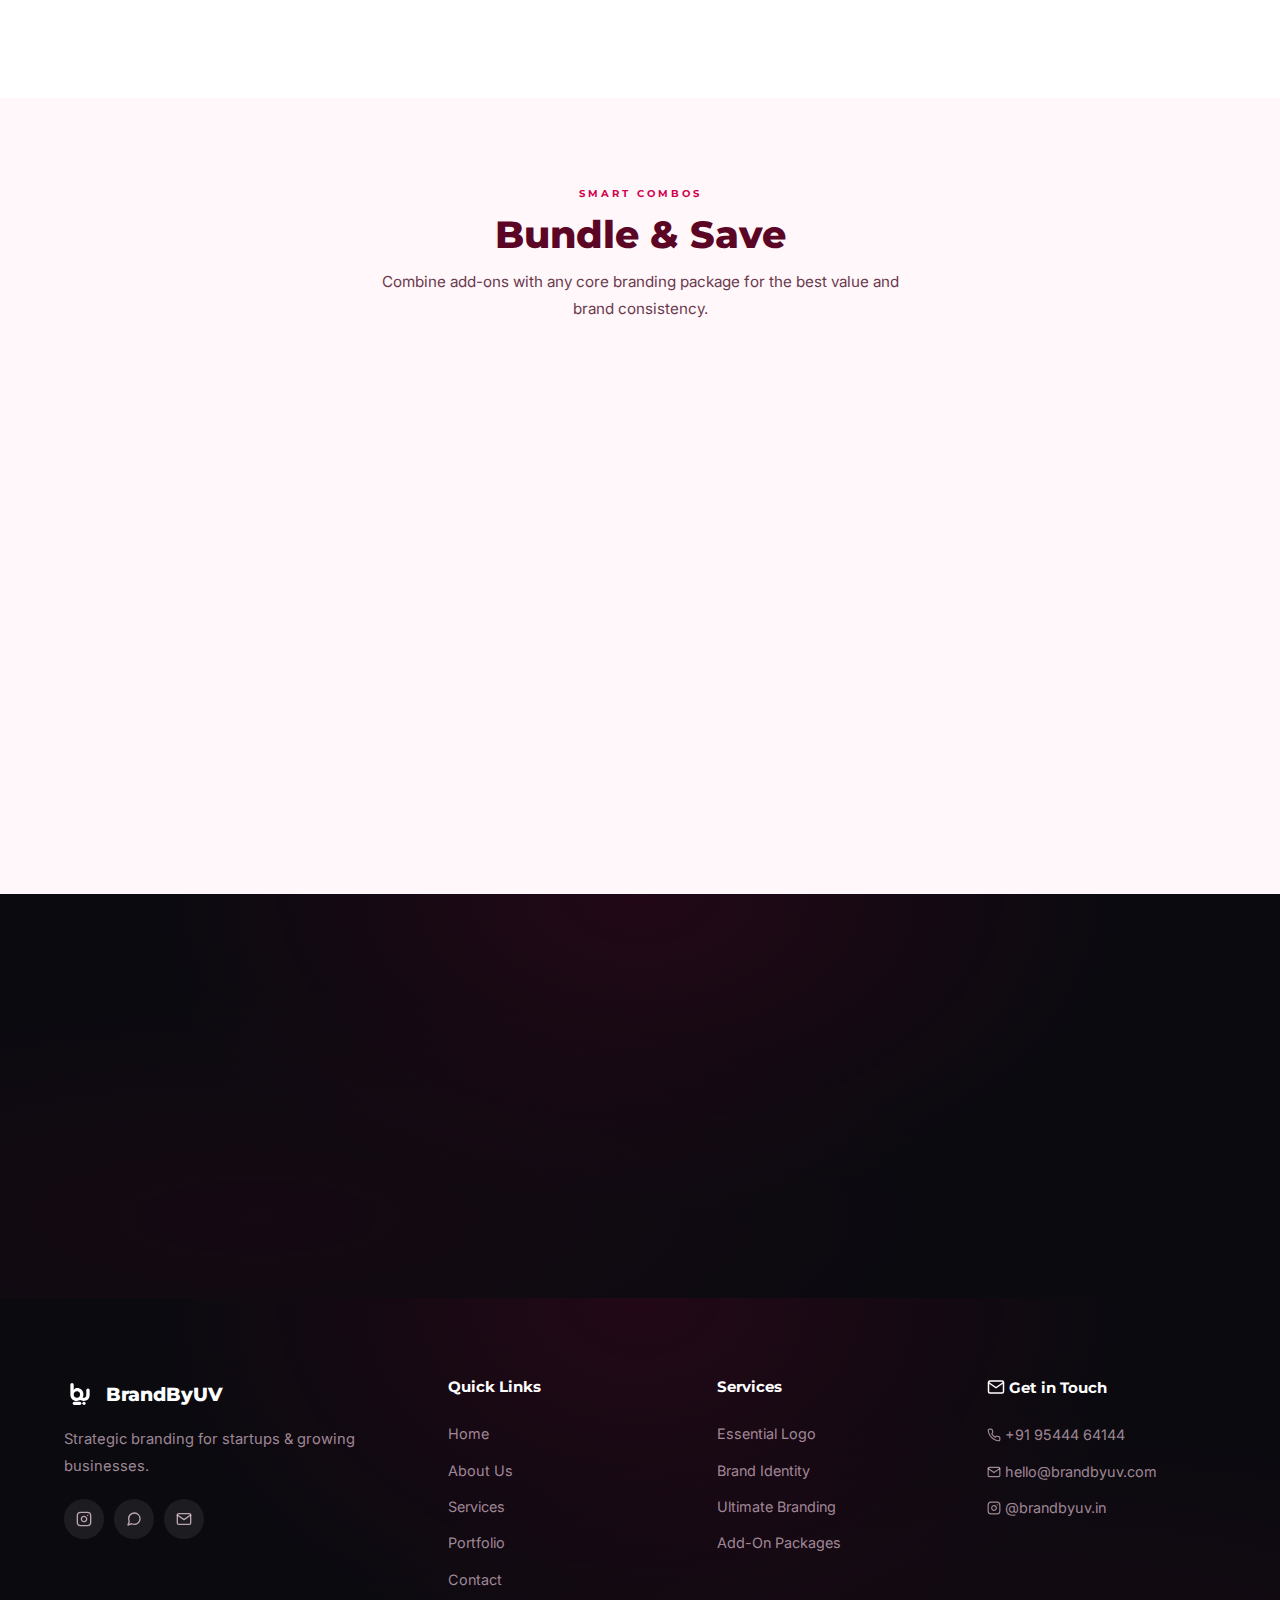
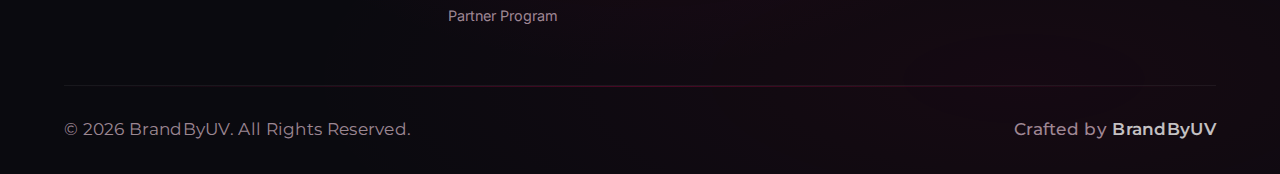
<file: addons.html>
<!DOCTYPE html>
<html lang="en">

<head>
    <meta charset="UTF-8">
    <meta name="viewport" content="width=device-width, initial-scale=1.0">
    <!-- PRIMARY SEO CONFIGURED -->
    <title>Branding Add-Ons & Extras — BrandByUV</title>
    <meta name="title" content="Branding Add-Ons & Extras — BrandByUV">
    <meta name="description" content="Elevate your project with BrandByUV Add-Ons. Pitch decks, premium packaging, brand guidelines, UI/UX, and expedited delivery for your brand.">
    <meta name="author" content="Ihsan MK — BrandByUV">
    <meta name="keywords" content="BrandByUV, Ihsan MK, Premium Branding Agency in India, Logo Design, Brand Strategy, UI/UX Design, Corporate Identity, Business Branding">
    <link rel="canonical" href="https://brandbyuv.com/addons.html">

    <!-- OPEN GRAPH / FACEBOOK -->
    <meta property="og:type" content="website">
    <meta property="og:url" content="https://brandbyuv.com/addons.html">
    <meta property="og:title" content="Branding Add-Ons & Extras — BrandByUV">
    <meta property="og:description" content="Elevate your project with BrandByUV Add-Ons. Pitch decks, premium packaging, brand guidelines, UI/UX, and expedited delivery for your brand.">
    <meta property="og:image" content="https://brandbyuv.com/images/og-image.jpg">

    <!-- TWITTER / X -->
    <meta property="twitter:card" content="summary_large_image">
    <meta property="twitter:url" content="https://brandbyuv.com/addons.html">
    <meta property="twitter:title" content="Branding Add-Ons & Extras — BrandByUV">
    <meta property="twitter:description" content="Elevate your project with BrandByUV Add-Ons. Pitch decks, premium packaging, brand guidelines, UI/UX, and expedited delivery for your brand.">
    <meta property="twitter:image" content="https://brandbyuv.com/images/og-image.jpg">
            <link rel="stylesheet" href="css/style.css">
    <link rel="icon" href="images/iconlogo_white.svg">
    <style>
        /* ================================================================
           ADD-ONS PAGE — Matches Home Page Design System
           ================================================================ */

        /* ---------- DARK BANNER ---------- */
        .hero-dark {
            padding: 160px 0 60px;
            text-align: center;
            position: relative;
            overflow: hidden;
            background: radial-gradient(ellipse at 50% 0%, rgba(147, 0, 60, 0.18) 0%, transparent 55%),
                radial-gradient(ellipse at 80% 80%, rgba(207, 0, 77, 0.06) 0%, transparent 50%),
                #0a0a0f;
        }

        .hero-dark h1 {
            font-family: var(--font-heading);
            font-weight: 900;
            font-size: clamp(2rem, 4vw, 3.2rem);
            color: #fff;
            line-height: 1.15;
            margin-bottom: 18px;
        }

        .hero-dark h1 em {
            font-style: normal;
            background: linear-gradient(135deg, #ff4d8d, #cf004d);
            -webkit-background-clip: text;
            -webkit-text-fill-color: transparent;
            background-clip: text;
        }

        .hero-dark .hero-desc {
            font-size: 1.05rem;
            color: rgba(255, 223, 236, 0.7);
            max-width: 580px;
            margin: 0 auto;
            line-height: 1.8;
        }

        .hero-dark .ey {
            display: inline-block;
            font-family: var(--font-heading);
            font-weight: 700;
            font-size: 0.65rem;
            letter-spacing: 3px;
            text-transform: uppercase;
            color: rgba(255, 223, 236, 0.6);
            margin-bottom: 14px;
        }

        /* ---------- SECTION COMMON ---------- */
        .ls {
            padding: 80px 0;
            background: var(--white);
        }

        .ls-alt {
            padding: 80px 0;
            background: var(--off-white);
        }

        .ls-header {
            text-align: center;
            margin-bottom: 48px;
        }

        .ls-header .ey {
            display: inline-block;
            font-family: var(--font-heading);
            font-weight: 700;
            font-size: 0.65rem;
            letter-spacing: 3px;
            text-transform: uppercase;
            color: var(--accent);
            margin-bottom: 8px;
        }

        .ls-header h2 {
            font-family: var(--font-heading);
            font-weight: 800;
            font-size: clamp(1.6rem, 3vw, 2.4rem);
            color: var(--dark);
            margin-bottom: 10px;
        }

        .ls-header p {
            font-size: 0.95rem;
            color: var(--text-light);
            max-width: 560px;
            margin: 0 auto;
        }

        /* ---------- ADD-ON CARDS ---------- */
        .ao-grid {
            display: grid;
            grid-template-columns: repeat(4, 1fr);
            gap: 24px;
            max-width: 1200px;
            margin: 0 auto;
        }

        .ao-card {
            background: var(--gradient-card);
            border: 1px solid var(--border);
            border-radius: var(--radius-lg);
            padding: 32px 26px 28px;
            transition: var(--transition);
            display: flex;
            flex-direction: column;
            position: relative;
            overflow: hidden;
        }

        .ao-card:hover {
            transform: translateY(-5px);
            box-shadow: var(--shadow-lg);
            border-color: rgba(207, 0, 77, 0.2);
        }

        .ao-card.featured {
            border: 2px solid var(--accent);
        }

        .ao-card.featured::before {
            content: '';
            position: absolute;
            top: 0;
            left: 0;
            right: 0;
            height: 4px;
            background: var(--gradient-accent);
        }

        .ao-card.wide {
            grid-column: span 4;
        }

        /* Premium dark card for Website */
        .ao-card.dark-card {
            background: radial-gradient(ellipse at 30% 0%, rgba(147, 0, 60, 0.25) 0%, transparent 55%),
                radial-gradient(ellipse at 80% 80%, rgba(207, 0, 77, 0.08) 0%, transparent 50%),
                #0f0f17;
            border-color: rgba(207, 0, 77, 0.25);
        }

        .ao-card.dark-card h3 {
            color: #fff;
        }

        .ao-card.dark-card>p {
            color: rgba(255, 223, 236, 0.7);
        }

        .ao-card.dark-card .ao-price {
            color: #ff4d8d;
        }

        .ao-card.dark-card .ao-features li {
            color: rgba(255, 223, 236, 0.85);
            border-bottom-color: rgba(255, 223, 236, 0.08);
        }

        .ao-card.dark-card .ao-features li .ck {
            background: var(--gradient-accent);
            color: #fff;
        }

        .ao-card.dark-card .ao-icon {
            background: var(--gradient-accent);
        }

        .ao-card.dark-card .ao-icon svg {
            stroke: #fff;
        }

        .ao-top {
            display: flex;
            align-items: center;
            justify-content: space-between;
            margin-bottom: 16px;
        }

        .ao-icon {
            width: 44px;
            height: 44px;
            min-width: 44px;
            border-radius: var(--radius);
            background: rgba(207, 0, 77, 0.08);
            display: flex;
            align-items: center;
            justify-content: center;
        }

        .ao-icon svg {
            width: 22px;
            height: 22px;
            stroke: var(--accent);
            fill: none;
            stroke-width: 1.8;
        }

        .ao-card.featured .ao-icon {
            background: var(--gradient-accent);
        }

        .ao-card.featured .ao-icon svg {
            stroke: #fff;
        }

        .ao-price {
            font-family: var(--font-heading);
            font-weight: 900;
            font-size: 1.6rem;
            color: var(--accent);
        }

        .ao-card h3 {
            font-family: var(--font-heading);
            font-weight: 800;
            font-size: 1.15rem;
            color: var(--dark);
            margin-bottom: 8px;
        }

        .ao-card>p {
            font-size: 0.85rem;
            color: var(--text-light);
            line-height: 1.6;
            margin-bottom: 18px;
        }

        .ao-features {
            list-style: none;
            padding: 0;
            margin: 0 0 22px;
            flex-grow: 1;
        }

        .ao-features li {
            display: flex;
            align-items: center;
            gap: 10px;
            padding: 7px 0;
            font-size: 0.85rem;
            color: var(--text);
            border-bottom: 1px solid rgba(147, 0, 60, 0.06);
        }

        .ao-features li:last-child {
            border-bottom: none;
        }

        .ao-features li .ck {
            width: 18px;
            height: 18px;
            min-width: 18px;
            border-radius: 50%;
            display: flex;
            align-items: center;
            justify-content: center;
            font-size: 0.55rem;
            font-weight: 900;
            background: rgba(207, 0, 77, 0.08);
            color: var(--accent);
        }

        .ao-card.featured .ao-features li .ck {
            background: var(--gradient-accent);
            color: #fff;
        }

        .ao-card .btn {
            width: 100%;
            text-align: center;
        }

        /* Wide card features in 2 columns */
        .ao-card.wide .ao-features {
            columns: 2;
            column-gap: 28px;
        }

        .ao-card.wide .ao-features li {
            break-inside: avoid;
        }

        /* Bonus badges */
        .ao-bonuses {
            display: flex;
            gap: 10px;
            flex-wrap: wrap;
            margin-bottom: 18px;
        }

        .ao-bonus {
            display: inline-flex;
            align-items: center;
            gap: 6px;
            padding: 6px 14px;
            border-radius: 40px;
            font-family: var(--font-heading);
            font-weight: 700;
            font-size: 0.68rem;
            letter-spacing: 0.5px;
        }

        .ao-bonus.free {
            background: rgba(0, 200, 83, 0.12);
            color: #00c853;
            border: 1px solid rgba(0, 200, 83, 0.2);
        }

        .ao-bonus svg {
            width: 14px;
            height: 14px;
            stroke: currentColor;
            fill: none;
            stroke-width: 2;
        }

        /* ---------- COMBO BUNDLES ---------- */
        .bundle-grid {
            display: grid;
            grid-template-columns: repeat(3, 1fr);
            gap: 24px;
            max-width: 1100px;
            margin: 0 auto;
        }

        .bundle-card {
            background: var(--gradient-card);
            border: 1px solid var(--border);
            border-radius: var(--radius-lg);
            padding: 32px 26px 28px;
            transition: var(--transition);
            display: flex;
            flex-direction: column;
            text-align: center;
        }

        .bundle-card:hover {
            transform: translateY(-5px);
            box-shadow: var(--shadow-lg);
            border-color: rgba(207, 0, 77, 0.2);
        }

        .bundle-card.featured {
            border: 2px solid var(--accent);
            box-shadow: var(--shadow-md);
            position: relative;
        }

        .bundle-card.featured::before {
            content: '';
            position: absolute;
            top: 0;
            left: 0;
            right: 0;
            height: 4px;
            background: var(--gradient-accent);
            border-radius: var(--radius-lg) var(--radius-lg) 0 0;
        }

        .bundle-tag {
            display: inline-block;
            font-family: var(--font-heading);
            font-weight: 700;
            font-size: 0.6rem;
            letter-spacing: 2px;
            text-transform: uppercase;
            padding: 5px 14px;
            border-radius: 40px;
            margin: 0 auto 14px;
            width: fit-content;
        }

        .bundle-tag.basic {
            background: rgba(207, 0, 77, 0.08);
            color: var(--accent);
        }

        .bundle-tag.popular {
            background: var(--gradient-accent);
            color: #fff;
        }

        .bundle-tag.premium {
            background: rgba(92, 6, 38, 0.08);
            color: var(--dark);
        }

        .bundle-card h3 {
            font-family: var(--font-heading);
            font-weight: 800;
            font-size: 1.15rem;
            color: var(--dark);
            margin-bottom: 4px;
        }

        .bundle-combo {
            font-family: var(--font-heading);
            font-weight: 700;
            font-size: 0.85rem;
            color: var(--accent);
            margin-bottom: 10px;
        }

        .bundle-card>p {
            font-size: 0.82rem;
            color: var(--text-light);
            line-height: 1.6;
            margin-bottom: 18px;
        }

        .bundle-features {
            list-style: none;
            padding: 0;
            margin: 0 0 22px;
            flex-grow: 1;
            text-align: left;
        }

        .bundle-features li {
            display: flex;
            align-items: center;
            gap: 10px;
            padding: 7px 0;
            font-size: 0.85rem;
            color: var(--text);
        }

        .bundle-features li .ck {
            width: 18px;
            height: 18px;
            min-width: 18px;
            border-radius: 50%;
            display: flex;
            align-items: center;
            justify-content: center;
            font-size: 0.55rem;
            font-weight: 900;
            background: rgba(207, 0, 77, 0.08);
            color: var(--accent);
        }

        .bundle-card.featured .bundle-features li .ck {
            background: var(--gradient-accent);
            color: #fff;
        }

        .bundle-card .btn {
            width: 100%;
            text-align: center;
        }

        /* ---------- CTA FINAL ---------- */
        .cta-final {
            padding: 100px 0;
            text-align: center;
            background: radial-gradient(ellipse at 50% 0%, rgba(147, 0, 60, 0.18) 0%, transparent 55%),
                radial-gradient(ellipse at 20% 80%, rgba(207, 0, 77, 0.06) 0%, transparent 50%),
                #0a0a0f;
        }

        .cta-final h2 {
            font-family: var(--font-heading);
            font-weight: 900;
            font-size: clamp(1.6rem, 3vw, 2.4rem);
            color: #feecf3;
            margin-bottom: 16px;
        }

        .cta-final p {
            color: rgba(255, 223, 236, 0.7);
            font-size: 1rem;
            max-width: 540px;
            margin: 0 auto 28px;
            line-height: 1.7;
        }

        .cta-final .cb {
            display: flex;
            gap: 14px;
            justify-content: center;
            flex-wrap: wrap;
        }

        /* ---------- FOOTER LINKS ROW ---------- */
        .footer-links-row {
            display: contents;
        }

        /* ========== RESPONSIVE: TABLET (≤1024px) ========== */
        @media (max-width: 1024px) {
            .hero-dark {
                padding: 130px 0 50px;
            }

            .ao-grid {
                grid-template-columns: 1fr 1fr;
                gap: 20px;
            }

            .ao-card.wide {
                grid-column: span 2;
            }

            .bundle-grid {
                grid-template-columns: 1fr;
                gap: 20px;
                max-width: 520px;
            }
        }

        /* ========== RESPONSIVE: MOBILE (≤768px) ========== */
        @media (max-width: 768px) {
            .hero-dark {
                padding: 100px 0 40px;
            }

            .hero-dark h1 {
                font-size: 1.5rem;
            }

            .hero-dark .hero-desc {
                font-size: 0.88rem;
            }

            .ls,
            .ls-alt {
                padding: 64px 0;
            }

            .ls-header {
                margin-bottom: 32px;
            }

            .ls-header h2 {
                font-size: 1.4rem;
            }

            .ls-header p {
                font-size: 0.82rem;
            }

            .ao-grid {
                grid-template-columns: 1fr;
                gap: 16px;
            }

            .ao-card.wide {
                grid-column: span 1;
            }

            .ao-card.wide .ao-features {
                columns: 1;
            }

            .ao-card {
                padding: 26px 20px 24px;
            }

            .ao-price {
                font-size: 1.4rem;
            }

            .ao-card h3 {
                font-size: 1.05rem;
            }

            .ao-features li {
                font-size: 0.8rem;
            }

            .bundle-grid {
                grid-template-columns: 1fr;
                gap: 16px;
                max-width: 100%;
            }

            .bundle-card {
                padding: 26px 20px 24px;
            }

            .bundle-card h3 {
                font-size: 1.05rem;
            }

            .bundle-features li {
                font-size: 0.8rem;
            }

            .cta-final {
                padding: 64px 0;
            }

            .cta-final h2 {
                font-size: 1.4rem;
            }

            .cta-final p {
                font-size: 0.85rem;
            }

            .cta-final .cb .btn {
                padding: 10px 18px;
                font-size: 0.75rem;
            }

            /* Footer mobile */
            .footer-links-row {
                display: grid;
                grid-template-columns: 1fr 1fr;
                gap: 20px;
            }

            .footer-col.footer-touch {
                padding: 24px 20px;
                background: linear-gradient(135deg, rgba(207, 0, 77, 0.08), rgba(147, 0, 60, 0.12));
                border-radius: var(--radius-lg);
                border: 1px solid rgba(207, 0, 77, 0.15);
                margin-top: 12px;
                text-align: center;
                display: flex;
                flex-direction: column;
                align-items: center;
            }

            .footer-col.footer-touch h4 {
                font-size: 1.1rem;
                margin-bottom: 16px;
                color: #fff;
                display: flex;
                align-items: center;
                justify-content: center;
                gap: 8px;
            }

            .footer-col.footer-touch a {
                padding: 7px 0;
                font-size: 0.88rem;
                color: rgba(255, 223, 236, 0.8);
                display: flex;
                align-items: center;
                justify-content: center;
                gap: 6px;
            }

            .footer-col.footer-touch a:hover {
                color: #fff;
            }

            .footer-brand {
                text-align: center;
                display: flex;
                flex-direction: column;
                align-items: center;
            }

            .footer-brand .footer-social {
                justify-content: center;
            }

            .footer-bottom {
                flex-direction: column;
                gap: 6px;
                text-align: center;
            }
        }

        /* ========== RESPONSIVE: SMALL MOBILE (≤480px) ========== */
        @media (max-width: 480px) {
            .hero-dark {
                padding: 80px 0 30px;
            }

            .hero-dark h1 {
                font-size: 1.35rem;
            }

            .hero-dark .hero-desc {
                font-size: 0.82rem;
            }

            .ls,
            .ls-alt {
                padding: 48px 0;
            }

            .ao-card {
                padding: 22px 16px 20px;
            }

            .ao-price {
                font-size: 1.25rem;
            }

            .bundle-card {
                padding: 22px 16px 20px;
            }

            .cta-final {
                padding: 48px 0;
            }
        }
    </style>
</head>

<body>

    <!-- Page Loader -->
    <div class="page-loader">
        <div class="loader-spinner"></div>
    </div>

    <!-- Navigation -->
    <nav class="navbar" id="navbar">
        <div class="container">
            <a href="index.html" class="nav-logo">
                <img src="images/iconlogo_white.svg" alt="BrandByUV Logo" class="nav-brand-icon">
                <span class="nav-logo-text">BrandByUV</span>
            </a>
            <div class="nav-links">
                <a href="index.html">Home</a>
                <a href="about.html">About</a>
                <a href="services.html">Services</a>
                <a href="addons.html" class="active">Add-Ons</a>
                <a href="portfolio.html">Portfolio</a>
                <a href="contact.html">Contact</a>
            </div>
            <div class="hamburger" id="hamburger"><span></span><span></span><span></span></div>
        </div>
    </nav>
    <div class="mobile-nav" id="mobileNav">
        <a href="index.html">Home</a><a href="about.html">About</a><a href="services.html">Services</a><a
            href="addons.html" class="active">Add-Ons</a><a href="portfolio.html">Portfolio</a><a
            href="contact.html">Contact</a>
    </div>

    <!-- ===== BANNER ===== -->
    <section class="hero-dark">
        <div class="container">
            <p class="ey">Add-On Packages</p>
            <h1>Extend Your Brand <em>Further</em></h1>
            <p class="hero-desc">Enhance your brand identity with professional add-on services. Combine with any
                branding package for maximum impact.</p>
        </div>
    </section>

    <!-- ===== ADD-ONS GRID ===== -->
    <section class="ls">
        <div class="container">
            <div class="ls-header">
                <p class="ey">Available Add-Ons</p>
                <h2>Professional Brand Extensions</h2>
                <p>Each add-on is designed to work seamlessly with your core branding package.</p>
            </div>
            <div class="ao-grid">

                <!-- Letterhead -->
                <div class="ao-card fade-in">
                    <div class="ao-top">
                        <div class="ao-icon">
                            <svg viewBox="0 0 24 24" stroke-linecap="round" stroke-linejoin="round">
                                <path d="M14 2H6a2 2 0 0 0-2 2v16a2 2 0 0 0 2 2h12a2 2 0 0 0 2-2V8z" />
                                <polyline points="14 2 14 8 20 8" />
                                <line x1="16" y1="13" x2="8" y2="13" />
                                <line x1="16" y1="17" x2="8" y2="17" />
                                <polyline points="10 9 9 9 8 9" />
                            </svg>
                        </div>
                        <div class="ao-price">₹499</div>
                    </div>
                    <h3>Letterhead Design</h3>
                    <p>Print-ready professional letterhead designs that elevate your business correspondence.</p>
                    <ul class="ao-features">
                        <li><span class="ck">✓</span> Custom Letterhead Layout</li>
                        <li><span class="ck">✓</span> Matching Header & Footer</li>
                        <li><span class="ck">✓</span> Print-Ready Files (PDF, AI)</li>
                        <li><span class="ck">✓</span> Digital-Friendly Version</li>
                    </ul>
                    <a href="contact.html" class="btn btn-secondary btn-sm">Add to Package →</a>
                </div>

                <!-- Business Card -->
                <div class="ao-card fade-in delay-2">
                    <div class="ao-top">
                        <div class="ao-icon">
                            <svg viewBox="0 0 24 24" stroke-linecap="round" stroke-linejoin="round">
                                <rect x="1" y="4" width="22" height="16" rx="2" ry="2" />
                                <line x1="1" y1="10" x2="23" y2="10" />
                            </svg>
                        </div>
                        <div class="ao-price">₹599</div>
                    </div>
                    <h3>Business Card Design</h3>
                    <p>Make a lasting first impression with professionally designed business cards.</p>
                    <ul class="ao-features">
                        <li><span class="ck">✓</span> 2 Unique Design Concepts</li>
                        <li><span class="ck">✓</span> Front & Back Design</li>
                        <li><span class="ck">✓</span> Print-Ready + Digital Formats</li>
                        <li><span class="ck">✓</span> 1 Revision Round</li>
                    </ul>
                    <a href="contact.html" class="btn btn-secondary btn-sm">Add to Package →</a>
                </div>

                <!-- Social Media Kit (Featured) -->
                <div class="ao-card featured fade-in delay-3">
                    <div class="ao-top">
                        <div class="ao-icon">
                            <svg viewBox="0 0 24 24" stroke-linecap="round" stroke-linejoin="round">
                                <rect x="2" y="2" width="20" height="20" rx="5" ry="5" />
                                <path d="M16 11.37A4 4 0 1 1 12.63 8 4 4 0 0 1 16 11.37z" />
                                <line x1="17.5" y1="6.5" x2="17.51" y2="6.5" />
                            </svg>
                        </div>
                        <div class="ao-price">₹1,299</div>
                    </div>
                    <h3>Social Media Kit</h3>
                    <p>Complete social media presence with branded templates and profile designs.</p>
                    <ul class="ao-features">
                        <li><span class="ck">✓</span> 15 Editable Canva Templates</li>
                        <li><span class="ck">✓</span> Profile & Cover Designs</li>
                        <li><span class="ck">✓</span> Story Templates</li>
                        <li><span class="ck">✓</span> 2 Revision Rounds</li>
                        <li><span class="ck">✓</span> Brand-Consistent Layouts</li>
                    </ul>
                    <a href="contact.html" class="btn btn-primary btn-sm">Add to Package →</a>
                </div>

                <!-- Merchandise Design -->
                <div class="ao-card fade-in delay-1">
                    <div class="ao-top">
                        <div class="ao-icon">
                            <svg viewBox="0 0 24 24" stroke-linecap="round" stroke-linejoin="round">
                                <path
                                    d="M20.38 3.46L16 2 12 5.5 8 2 3.62 3.46a2 2 0 0 0-1.34 1.86v14.88a.5.5 0 0 0 .74.44l5-2.9 4 2.9 4-2.9 5 2.9a.5.5 0 0 0 .74-.44V5.32a2 2 0 0 0-1.34-1.86z" />
                            </svg>
                        </div>
                        <div class="ao-price">₹1,999</div>
                    </div>
                    <h3>Merchandise Design</h3>
                    <p>Brand your products with professional merchandise designs ready for production.</p>
                    <ul class="ao-features">
                        <li><span class="ck">✓</span> 5 Product Designs</li>
                        <li><span class="ck">✓</span> Print-Ready + Vector Files</li>
                        <li><span class="ck">✓</span> Multiple Product Mockups</li>
                        <li><span class="ck">✓</span> 3 Revision Rounds</li>
                    </ul>
                    <a href="contact.html" class="btn btn-secondary btn-sm">Add to Package →</a>
                </div>

                <!-- Website Design (Wide + Dark Premium) -->
                <div class="ao-card dark-card wide fade-in delay-2">
                    <div class="ao-top">
                        <div class="ao-icon">
                            <svg viewBox="0 0 24 24" stroke-linecap="round" stroke-linejoin="round">
                                <circle cx="12" cy="12" r="10" />
                                <line x1="2" y1="12" x2="22" y2="12" />
                                <path
                                    d="M12 2a15.3 15.3 0 0 1 4 10 15.3 15.3 0 0 1-4 10 15.3 15.3 0 0 1-4-10 15.3 15.3 0 0 1 4-10z" />
                            </svg>
                        </div>
                        <div class="ao-price">₹8,999</div>
                    </div>
                    <h3>Website Design & Development</h3>
                    <p>A stunning, responsive website that perfectly represents your brand online. From layout to
                        launch, we handle everything.</p>
                    <div class="ao-bonuses">
                        <span class="ao-bonus free">
                            <svg viewBox="0 0 24 24" stroke-linecap="round" stroke-linejoin="round">
                                <path d="M20 6L9 17l-5-5" />
                            </svg>
                            1 Year Free Hosting
                        </span>
                        <span class="ao-bonus free">
                            <svg viewBox="0 0 24 24" stroke-linecap="round" stroke-linejoin="round">
                                <path d="M20 6L9 17l-5-5" />
                            </svg>
                            1 Year Free Domain (.in / .com)
                        </span>
                    </div>
                    <ul class="ao-features">
                        <li><span class="ck">✓</span> Custom Layout Design</li>
                        <li><span class="ck">✓</span> Fully Responsive Design</li>
                        <li><span class="ck">✓</span> Basic SEO Setup</li>
                        <li><span class="ck">✓</span> Hosting Setup Support</li>
                        <li><span class="ck">✓</span> CMS Integration</li>
                        <li><span class="ck">✓</span> Contact Form Setup</li>
                        <li><span class="ck">✓</span> Social Media Links</li>
                        <li><span class="ck">✓</span> Performance Optimized</li>
                    </ul>
                    <a href="contact.html" class="btn btn-primary btn-sm">Add to Package →</a>
                </div>

            </div>
        </div>
    </section>

    <!-- ===== COMBO BUNDLES ===== -->
    <section class="ls-alt">
        <div class="container">
            <div class="ls-header">
                <p class="ey">Smart Combos</p>
                <h2>Bundle & Save</h2>
                <p>Combine add-ons with any core branding package for the best value and brand consistency.</p>
            </div>
            <div class="bundle-grid">

                <!-- Starter Bundle -->
                <div class="bundle-card fade-in">
                    <span class="bundle-tag basic">Starter</span>
                    <h3>Starter Bundle</h3>
                    <p class="bundle-combo">Essential + Business Card</p>
                    <p>Logo design + professionally designed business cards.</p>
                    <ul class="bundle-features">
                        <li><span class="ck">✓</span> Everything in Essential</li>
                        <li><span class="ck">✓</span> 2 Business Card Concepts</li>
                        <li><span class="ck">✓</span> Print-Ready Files</li>
                    </ul>
                    <a href="contact.html" class="btn btn-secondary btn-sm">Get This Bundle</a>
                </div>

                <!-- Growth Bundle (Featured) -->
                <div class="bundle-card featured fade-in delay-2">
                    <span class="bundle-tag popular">Most Popular</span>
                    <h3>Growth Bundle</h3>
                    <p class="bundle-combo">Comprehensive + Social Kit</p>
                    <p>Full brand identity + complete social media presence.</p>
                    <ul class="bundle-features">
                        <li><span class="ck">✓</span> Everything in Comprehensive</li>
                        <li><span class="ck">✓</span> 15 Canva Templates</li>
                        <li><span class="ck">✓</span> Profile & Cover Designs</li>
                        <li><span class="ck">✓</span> Story Templates</li>
                    </ul>
                    <a href="contact.html" class="btn btn-primary btn-sm">Get This Bundle</a>
                </div>

                <!-- Complete Bundle -->
                <div class="bundle-card fade-in delay-3">
                    <span class="bundle-tag premium">Premium</span>
                    <h3>Complete Bundle</h3>
                    <p class="bundle-combo">Ultimate + Website</p>
                    <p>Full branding + custom responsive website.</p>
                    <ul class="bundle-features">
                        <li><span class="ck">✓</span> Everything in Ultimate</li>
                        <li><span class="ck">✓</span> Custom Website Design</li>
                        <li><span class="ck">✓</span> SEO + Hosting Support</li>
                        <li><span class="ck">✓</span> CMS Integration</li>
                    </ul>
                    <a href="contact.html" class="btn btn-secondary btn-sm">Get This Bundle</a>
                </div>

            </div>
        </div>
    </section>

    <!-- ===== FINAL CTA ===== -->
    <section class="cta-final">
        <div class="container">
            <h2 class="fade-in">Need a Custom Package?</h2>
            <p class="fade-in">Can't find exactly what you need? We create custom packages tailored to your brand
                goals.</p>
            <div class="cb fade-in">
                <a href="contact.html" class="btn btn-primary">Get Custom Quote <span>→</span></a>
                <a href="https://wa.me/919544464144" class="btn btn-outline-white" target="_blank">WhatsApp Us</a>
            </div>
        </div>
    </section>

    <!-- SHARED FOOTER & FAB -->
    <div id="shared-footer"></div>
    <div id="shared-fab"></div>

    <script src="js/main.js"></script>
    <script src="js/components.js"></script>
</body>

</html>
</file>
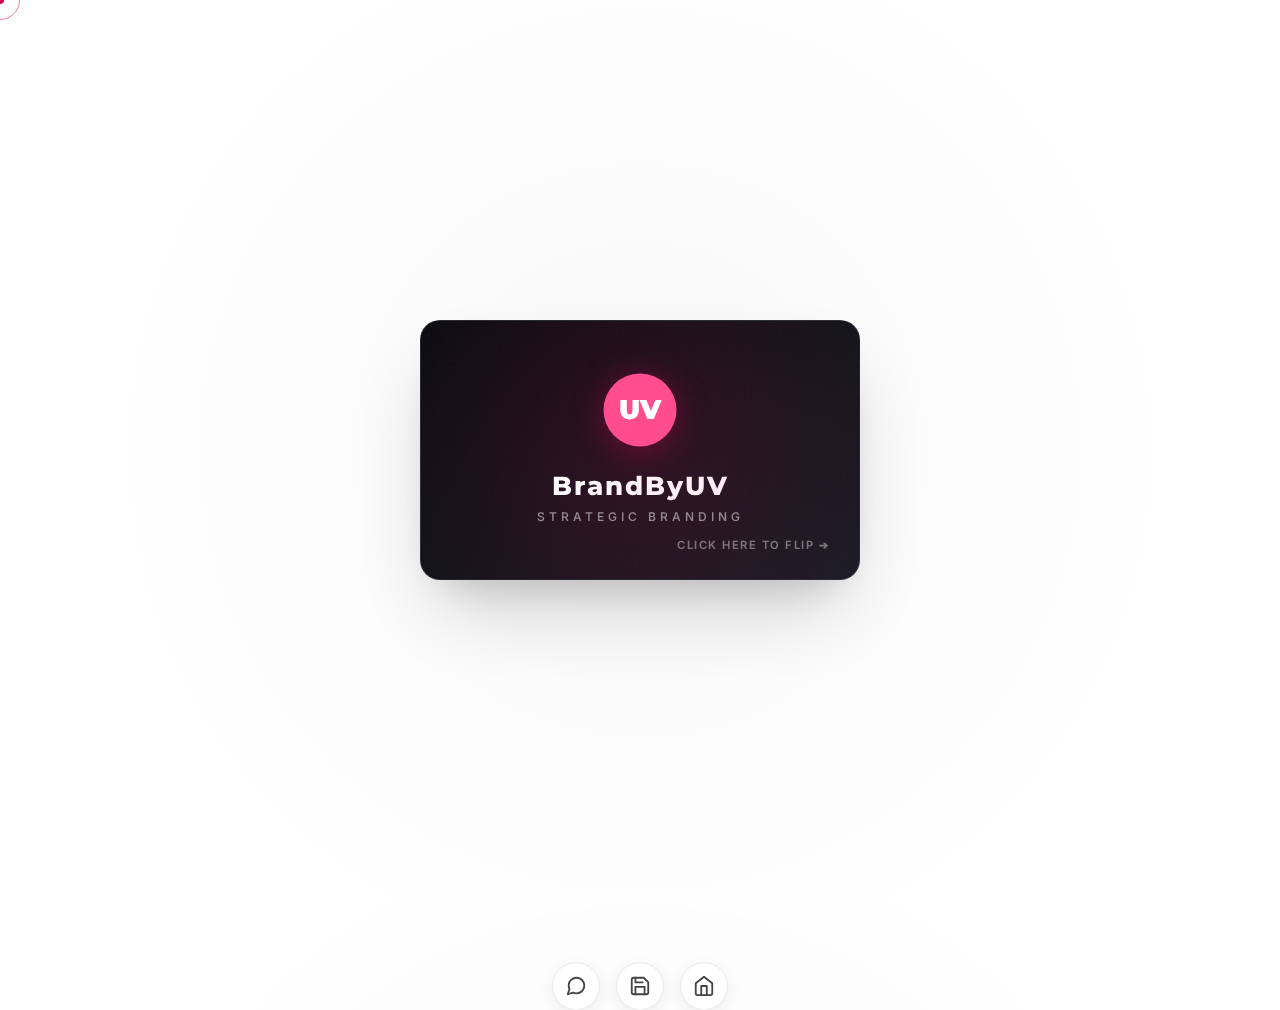
<file: card.html>
<!DOCTYPE html>
<html lang="en">

<head>
    <meta charset="UTF-8">
    <meta name="viewport" content="width=device-width, initial-scale=1.0">
    <!-- PRIMARY SEO CONFIGURED -->
    <title>Ihsan MK — Founder & Brand Strategist | BrandByUV</title>
    <meta name="title" content="Ihsan MK — Founder & Brand Strategist | BrandByUV">
    <meta name="description" content="Digital Business Card of Ihsan MK, Founder and Brand Strategist at India's premium branding agency, BrandByUV.">
    <meta name="author" content="Ihsan MK — BrandByUV">
    <meta name="keywords" content="BrandByUV, Ihsan MK, Premium Branding Agency in India, Logo Design, Brand Strategy, UI/UX Design, Corporate Identity, Business Branding">
    <link rel="canonical" href="https://brandbyuv.com/card.html">

    <!-- OPEN GRAPH / FACEBOOK -->
    <meta property="og:type" content="website">
    <meta property="og:url" content="https://brandbyuv.com/card.html">
    <meta property="og:title" content="Ihsan MK — Founder & Brand Strategist | BrandByUV">
    <meta property="og:description" content="Digital Business Card of Ihsan MK, Founder and Brand Strategist at India's premium branding agency, BrandByUV.">
    <meta property="og:image" content="https://brandbyuv.com/images/og-image.jpg">

    <!-- TWITTER / X -->
    <meta property="twitter:card" content="summary_large_image">
    <meta property="twitter:url" content="https://brandbyuv.com/card.html">
    <meta property="twitter:title" content="Ihsan MK — Founder & Brand Strategist | BrandByUV">
    <meta property="twitter:description" content="Digital Business Card of Ihsan MK, Founder and Brand Strategist at India's premium branding agency, BrandByUV.">
    <meta property="twitter:image" content="https://brandbyuv.com/images/og-image.jpg">
            <link rel="stylesheet" href="css/style.css">
    <link rel="icon" href="images/iconlogo_white.svg">
    <style>
        /* ================================================================
           DIGITAL BUSINESS CARD — STANDALONE INTERACTIVE UI
           ================================================================ */

        /* BASE & LAYOUT */
        body,
        html {
            margin: 0;
            padding: 0;
            width: 100%;
            height: 100%;
            background: #ffffff;
            /* Strict white screen as requested */
            display: flex;
            align-items: center;
            justify-content: center;
            font-family: var(--font-body), 'Inter', sans-serif;
            overflow: hidden;
            background-image:
                radial-gradient(circle at center, rgba(0, 0, 0, 0.03) 0%, transparent 70%);
        }

        /* 3D SCENE SETTINGS */
        .scene {
            width: 440px;
            height: 260px;
            perspective: 1400px;
            cursor: pointer;
            z-index: 10;
        }

        .card {
            width: 100%;
            height: 100%;
            position: relative;
            transition: transform 0.8s cubic-bezier(0.175, 0.885, 0.32, 1.275);
            transform-style: preserve-3d;
            box-shadow: 0 40px 80px -20px rgba(0, 0, 0, 0.2), 0 20px 40px -20px rgba(0, 0, 0, 0.15);
            border-radius: 20px;
        }

        .scene.is-flipped .card {
            transform: rotateY(180deg);
        }

        /* CARD FACES */
        .card-face {
            position: absolute;
            top: 0;
            left: 0;
            width: 100%;
            height: 100%;
            box-sizing: border-box;
            -webkit-backface-visibility: hidden;
            backface-visibility: hidden;
            border-radius: 20px;
            overflow: hidden;
        }

        /* ----- FRONT (PREMIUM DARK) ----- */
        .card-front {
            background: linear-gradient(145deg, #0a0a0f 0%, #1a1a24 100%);
            display: flex;
            align-items: center;
            justify-content: center;
            border: 1px solid rgba(255, 255, 255, 0.1);
        }

        /* Glowing background orb */
        .card-front::before {
            content: '';
            position: absolute;
            top: -50%;
            left: -50%;
            width: 200%;
            height: 200%;
            background: radial-gradient(circle at 50% 50%, rgba(207, 0, 77, 0.15) 0%, transparent 50%);
            pointer-events: none;
        }

        /* Noise Texture */
        .noise {
            position: absolute;
            top: 0;
            left: 0;
            right: 0;
            bottom: 0;
            background: url('data:image/svg+xml,%3Csvg viewBox="0 0 200 200" xmlns="http://www.w3.org/2000/svg"%3E%3Cfilter id="noiseFilter"%3E%3CfeTurbulence type="fractalNoise" baseFrequency="0.65" numOctaves="3" stitchTiles="stitch"/%3E%3C/filter%3E%3Crect width="100%25" height="100%25" filter="url(%23noiseFilter)" opacity="0.05"/%3E%3C/svg%3E');
            mix-blend-mode: overlay;
            pointer-events: none;
            opacity: 0.6;
            z-index: 1;
        }

        .front-logo {
            text-align: center;
            z-index: 2;
        }

        .front-logo svg {
            width: 76px;
            height: 76px;
            margin-bottom: 14px;
            filter: drop-shadow(0 4px 16px rgba(207, 0, 77, 0.4));
        }

        .front-logo h1 {
            font-family: var(--font-heading);
            font-weight: 800;
            font-size: 1.6rem;
            color: #ffffff;
            letter-spacing: 2px;
            margin: 0;
            background: linear-gradient(135deg, #ffffff, #ffe6f0);
            -webkit-background-clip: text;
            background-clip: text;
            -webkit-text-fill-color: transparent;
        }

        .front-logo .tagline {
            font-size: 0.75rem;
            color: rgba(255, 255, 255, 0.5);
            letter-spacing: 4px;
            text-transform: uppercase;
            margin-top: 6px;
            font-weight: 500;
        }

        /* ----- BACK (CLEAN WHITE) ----- */
        .card-back {
            background: #ffffff;
            transform: rotateY(180deg);
            border: 1px solid rgba(0, 0, 0, 0.08);
            display: flex;
            align-items: center;
            padding: 36px 40px;
        }

        /* Color Ribbon Accent */
        .card-back::before {
            content: '';
            position: absolute;
            left: 0;
            top: 0;
            bottom: 0;
            width: 8px;
            background: linear-gradient(180deg, #ff4d8d, #cf004d, #93003c);
        }

        /* Subtle watermark logo on back */
        .watermark {
            position: absolute;
            right: -20px;
            bottom: -30px;
            font-family: var(--font-heading);
            font-weight: 900;
            font-size: 150px;
            color: rgba(0, 0, 0, 0.02);
            pointer-events: none;
            user-select: none;
            z-index: 0;
        }

        .back-content {
            flex-grow: 1;
            display: flex;
            flex-direction: column;
            justify-content: center;
            z-index: 2;
        }

        .person-info {
            margin-bottom: 16px;
        }

        .person-info h2 {
            font-family: var(--font-heading);
            font-weight: 800;
            font-size: 1.6rem;
            color: #0a0a0f;
            margin: 0 0 4px 0;
            letter-spacing: -0.5px;
        }

        .person-info p {
            font-size: 0.78rem;
            color: #cf004d;
            font-weight: 700;
            margin: 0;
            text-transform: uppercase;
            letter-spacing: 1.5px;
        }

        .contact-info {
            display: flex;
            flex-direction: column;
            gap: 10px;
        }

        .contact-item {
            display: inline-flex;
            align-items: center;
            gap: 10px;
            color: #444;
            font-size: 0.9rem;
            text-decoration: none;
            font-weight: 500;
            transition: all 0.3s;
            width: fit-content;
        }

        .contact-item:hover {
            color: #cf004d;
            transform: translateX(4px);
        }

        .contact-item svg {
            width: 18px;
            height: 18px;
            color: #cf004d;
            flex-shrink: 0;
            background: rgba(207, 0, 77, 0.08);
            padding: 4px;
            border-radius: 6px;
        }

        .qr-section {
            width: 95px;
            height: 95px;
            background: #ffffff;
            border: 1px solid #eaeaea;
            border-radius: 12px;
            display: flex;
            align-items: center;
            justify-content: center;
            padding: 8px;
            margin-left: 20px;
            box-shadow: 0 4px 12px rgba(0, 0, 0, 0.03);
            z-index: 2;
        }

        .qr-section img {
            width: 100%;
            height: 100%;
            object-fit: contain;
            opacity: 0.9;
        }

        /* CARD INNER FLIP HINTS */
        .click-to-flip-front,
        .click-to-flip-back {
            position: absolute;
            bottom: 24px;
            right: 30px;
            font-size: 0.7rem;
            text-transform: uppercase;
            letter-spacing: 1.5px;
            font-weight: 600;
            animation: pulse 2s infinite;
            z-index: 10;
        }

        .click-to-flip-front {
            color: rgba(255, 255, 255, 0.4);
        }

        .click-to-flip-back {
            color: rgba(0, 0, 0, 0.3);
        }

        @keyframes pulse {

            0%,
            100% {
                opacity: 0.5;
            }

            50% {
                opacity: 1;
            }
        }

        .card-actions {
            position: absolute;
            bottom: -110px;
            display: flex;
            gap: 16px;
            z-index: 20;
        }

        .action-btn {
            background: #ffffff;
            border: 1px solid rgba(0, 0, 0, 0.08);
            box-shadow: 0 4px 16px rgba(0, 0, 0, 0.06);
            width: 48px;
            height: 48px;
            border-radius: 50%;
            display: flex;
            align-items: center;
            justify-content: center;
            color: #444;
            cursor: pointer;
            transition: all 0.3s cubic-bezier(0.175, 0.885, 0.32, 1.275);
            text-decoration: none;
        }

        .action-btn:hover {
            transform: translateY(-6px) scale(1.05);
            box-shadow: 0 10px 20px rgba(207, 0, 77, 0.15);
            color: #cf004d;
            border-color: #cf004d;
        }

        /* RESPONSIVE */
        @media (max-width: 500px) {
            .scene {
                /* Force Exact Desktop Values to Keep Parity */
                width: 440px;
                height: 260px;
                max-width: none;
                max-height: none;
                transform: scale(0.82);
            }

            .card-actions {
                bottom: -90px;
                transform: scale(0.85);
            }
        }

        @media (max-width: 400px) {
            .scene {
                transform: scale(0.74);
            }
        }

        @media (max-width: 360px) {
            .scene {
                transform: scale(0.65);
            }
        }

        /* CUSTOM CURSOR SYSTEM */
        .cursor-dot {
            width: 8px;
            height: 8px;
            background-color: #cf004d;
            border-radius: 50%;
            position: fixed;
            top: 0;
            left: 0;
            pointer-events: none;
            z-index: 9999;
            transform: translate(-50%, -50%);
        }

        .cursor-outline {
            width: 40px;
            height: 40px;
            border: 1px solid rgba(207, 0, 77, 0.5);
            border-radius: 50%;
            position: fixed;
            top: 0;
            left: 0;
            pointer-events: none;
            z-index: 9998;
            transform: translate(-50%, -50%);
            transition: width 0.2s, height 0.2s, background-color 0.2s;
        }

        /* Hide system cursor on desktop */
        @media (min-width: 769px) {

            body,
            .scene,
            a,
            .action-btn {
                cursor: none !important;
            }
        }

        /* Hide custom cursor on touch/mobile */
        @media (hover: none) and (pointer: coarse),
        (max-width: 768px) {

            .cursor-dot,
            .cursor-outline {
                display: none !important;
            }
        }
    </style>
</head>

<body>

    <!-- 3D Scene Wrapper -->
    <div class="scene" id="cardScene">

        <div class="card" id="cardElement">

            <!-- ====== FRONT ====== -->
            <div class="card-face card-front">
                <div class="noise"></div>
                <div class="front-logo">
                    <!-- BrandByUV Gradient Logo -->
                    <svg viewBox="0 0 100 100" fill="none">
                        <circle cx="50" cy="50" r="48" fill="url(#lg-card)" />
                        <text x="50" y="62" text-anchor="middle" font-family="Montserrat,sans-serif" font-weight="900"
                            font-size="36" fill="white">UV</text>
                        <defs>
                            <linearGradient id="lg-card" x1="0" y1="0" x2="100" y2="100">
                                <stop offset="0%" stop-color="#ff4d8d" />
                                <stop offset="100%" stop-color="#cf004d" />
                            </linearGradient>
                        </defs>
                    </svg>
                    <h1>BrandByUV</h1>
                    <div class="tagline">Strategic Branding</div>
                </div>
                <div class="click-to-flip-front">Click here to flip ➔</div>
            </div>

            <!-- ====== BACK ====== -->
            <div class="card-face card-back">
                <div class="watermark">UV</div>

                <div class="back-content">
                    <div class="person-info">
                        <h2>Ihsan MK.</h2>
                        <p>Founder & Brand Strategist</p>
                    </div>

                    <div class="contact-info">
                        <!-- Phone -->
                        <a href="tel:+919544464144" class="contact-item" onclick="event.stopPropagation();">
                            <svg viewBox="0 0 24 24" fill="none" stroke="currentColor" stroke-width="2"
                                stroke-linecap="round" stroke-linejoin="round">
                                <path
                                    d="M22 16.92v3a2 2 0 0 1-2.18 2 19.79 19.79 0 0 1-8.63-3.07 19.5 19.5 0 0 1-6-6 19.79 19.79 0 0 1-3.07-8.67A2 2 0 0 1 4.11 2h3a2 2 0 0 1 2 1.72 12.84 12.84 0 0 0 .7 2.81 2 2 0 0 1-.45 2.11L8.09 9.91a16 16 0 0 0 6 6l1.27-1.27a2 2 0 0 1 2.11-.45 12.84 12.84 0 0 0 2.81.7A2 2 0 0 1 22 16.92z">
                                </path>
                            </svg>
                            +91 95444 64144
                        </a>
                        <!-- Email -->
                        <a href="mailto:hello@brandbyuv.com" class="contact-item" onclick="event.stopPropagation();">
                            <svg viewBox="0 0 24 24" fill="none" stroke="currentColor" stroke-width="2"
                                stroke-linecap="round" stroke-linejoin="round">
                                <path d="M4 4h16c1.1 0 2 .9 2 2v12c0 1.1-.9 2-2 2H4c-1.1 0-2-.9-2-2V6c0-1.1.9-2 2-2z">
                                </path>
                                <polyline points="22,6 12,13 2,6"></polyline>
                            </svg>
                            hello@brandbyuv.com
                        </a>
                        <!-- Website -->
                        <a href="https://brandbyuv.com" target="_blank" class="contact-item"
                            onclick="event.stopPropagation();">
                            <svg viewBox="0 0 24 24" fill="none" stroke="currentColor" stroke-width="2"
                                stroke-linecap="round" stroke-linejoin="round">
                                <circle cx="12" cy="12" r="10"></circle>
                                <line x1="2" y1="12" x2="22" y2="12"></line>
                                <path
                                    d="M12 2a15.3 15.3 0 0 1 4 10 15.3 15.3 0 0 1-4 10 15.3 15.3 0 0 1-4-10 15.3 15.3 0 0 1 4-10z">
                                </path>
                            </svg>
                            www.brandbyuv.com
                        </a>
                        <!-- Instagram -->
                        <a href="https://instagram.com/brandbyuv.in" target="_blank" class="contact-item"
                            onclick="event.stopPropagation();">
                            <svg viewBox="0 0 24 24" fill="none" stroke="currentColor" stroke-width="2"
                                stroke-linecap="round" stroke-linejoin="round">
                                <rect x="2" y="2" width="20" height="20" rx="5" ry="5"></rect>
                                <path d="M16 11.37A4 4 0 1 1 12.63 8 4 4 0 0 1 16 11.37z"></path>
                                <line x1="17.5" y1="6.5" x2="17.51" y2="6.5"></line>
                            </svg>
                            @brandbyuv.in
                        </a>
                    </div>
                </div>

                <!-- SVG QR Code Icon representing URL -->
                <div class="qr-section">
                    <svg viewBox="0 0 100 100" fill="none" stroke="#222" stroke-width="6" stroke-linecap="round"
                        stroke-linejoin="round">
                        <!-- Top Left -->
                        <rect x="15" y="15" width="25" height="25" rx="4" />
                        <rect x="22" y="22" width="11" height="11" rx="2" fill="#222" />
                        <!-- Top Right -->
                        <rect x="60" y="15" width="25" height="25" rx="4" />
                        <rect x="67" y="22" width="11" height="11" rx="2" fill="#222" />
                        <!-- Bottom Left -->
                        <rect x="15" y="60" width="25" height="25" rx="4" />
                        <rect x="22" y="67" width="11" height="11" rx="2" fill="#222" />
                        <!-- Pixels -->
                        <rect x="60" y="60" width="10" height="10" rx="2" fill="#222" stroke="none" />
                        <rect x="75" y="60" width="10" height="10" rx="2" fill="#222" stroke="none" />
                        <rect x="75" y="75" width="10" height="10" rx="2" fill="#222" stroke="none" />
                        <rect x="60" y="75" width="10" height="10" rx="2" fill="#222" stroke="none" />
                        <!-- Middle random dots -->
                        <rect x="45" y="15" width="10" height="10" rx="2" fill="#222" stroke="none" />
                        <rect x="45" y="45" width="10" height="10" rx="2" fill="#222" stroke="none" />
                        <rect x="15" y="45" width="10" height="10" rx="2" fill="#222" stroke="none" />
                    </svg>
                </div>
                <div class="click-to-flip-back">Click here to flip ↺</div>
            </div>

        </div>

    </div>
    </div>

    <!-- External Floating Actions -->
    <div class="card-actions">
        <!-- WhatsApp -->
        <a href="https://wa.me/919544464144" target="_blank" class="action-btn" title="Chat on WhatsApp">
            <svg width="22" height="22" viewBox="0 0 24 24" fill="none" stroke="currentColor" stroke-width="2"
                stroke-linecap="round" stroke-linejoin="round">
                <path
                    d="M21 11.5a8.38 8.38 0 0 1-.9 3.8 8.5 8.5 0 0 1-7.6 4.7 8.38 8.38 0 0 1-3.8-.9L3 21l1.9-5.7a8.38 8.38 0 0 1-.9-3.8 8.5 8.5 0 0 1 4.7-7.6 8.38 8.38 0 0 1 3.8-.9h.5a8.48 8.48 0 0 1 8 8v.5z" />
            </svg>
        </a>
        <!-- Save Contact (vCard JS Logic below) -->
        <a href="#" id="downloadVcard" class="action-btn" title="Save to Contacts">
            <svg width="22" height="22" viewBox="0 0 24 24" fill="none" stroke="currentColor" stroke-width="2"
                stroke-linecap="round" stroke-linejoin="round">
                <path d="M19 21H5a2 2 0 0 1-2-2V5a2 2 0 0 1 2-2h11l5 5v11a2 2 0 0 1-2 2z"></path>
                <polyline points="17 21 17 13 7 13 7 21"></polyline>
                <polyline points="7 3 7 8 15 8"></polyline>
            </svg>
        </a>
        <!-- Back to Website -->
        <a href="index.html" class="action-btn" title="Visit Website">
            <svg width="22" height="22" viewBox="0 0 24 24" fill="none" stroke="currentColor" stroke-width="2"
                stroke-linecap="round" stroke-linejoin="round">
                <path d="M3 9l9-7 9 7v11a2 2 0 0 1-2 2H5a2 2 0 0 1-2-2z"></path>
                <polyline points="9 22 9 12 15 12 15 22"></polyline>
            </svg>
        </a>
    </div>

    <!-- Interactive JavaScript -->
    <script>
        const scene = document.getElementById('cardScene');
        const card = document.getElementById('cardElement');

        // 1. FLIP LOGIC
        scene.addEventListener('click', () => {
            scene.classList.toggle('is-flipped');
        });

        // 2. CUSTOM CURSOR & ANIMATION
        const cursorDot = document.createElement('div');
        cursorDot.className = 'cursor-dot';
        const cursorOutline = document.createElement('div');
        cursorOutline.className = 'cursor-outline';
        document.body.appendChild(cursorDot);
        document.body.appendChild(cursorOutline);

        let cursorX = 0, cursorY = 0;
        let outlineX = 0, outlineY = 0;

        window.addEventListener('mousemove', (e) => {
            cursorX = e.clientX;
            cursorY = e.clientY;
            cursorDot.style.left = `${cursorX}px`;
            cursorDot.style.top = `${cursorY}px`;
        });

        // Enlarge cursor smoothly on interactive elements
        const interactiveEls = document.querySelectorAll('a, .scene');
        interactiveEls.forEach(el => {
            el.addEventListener('mouseenter', () => {
                cursorOutline.style.width = '60px';
                cursorOutline.style.height = '60px';
                cursorOutline.style.backgroundColor = 'rgba(207, 0, 77, 0.05)';
            });
            el.addEventListener('mouseleave', () => {
                cursorOutline.style.width = '40px';
                cursorOutline.style.height = '40px';
                cursorOutline.style.backgroundColor = 'transparent';
            });
        });

        function animateCursor() {
            outlineX += (cursorX - outlineX) * 0.15;
            outlineY += (cursorY - outlineY) * 0.15;
            cursorOutline.style.left = `${outlineX}px`;
            cursorOutline.style.top = `${outlineY}px`;
            requestAnimationFrame(animateCursor);
        }
        animateCursor();

        // 3. 3D PARALLAX (MOUSE & GYROSCOPE)
        let isHovering = false;
        let targetRotateX = 0;
        let targetRotateY = 0;
        let currentRotateX = 0;
        let currentRotateY = 0;

        function updateTransforms() {
            // Smoothly interpolate current towards target
            currentRotateX += (targetRotateX - currentRotateX) * 0.1;
            currentRotateY += (targetRotateY - currentRotateY) * 0.1;

            if (scene.classList.contains('is-flipped')) {
                card.style.transform = `rotateY(${180 + currentRotateY}deg) rotateX(${-currentRotateX}deg)`;
            } else {
                card.style.transform = `rotateY(${currentRotateY}deg) rotateX(${currentRotateX}deg)`;
            }
            requestAnimationFrame(updateTransforms);
        }
        updateTransforms();

        // Desktop Mouse Tracking
        document.addEventListener('mousemove', (e) => {
            if (window.innerWidth > 768) {
                targetRotateY = (window.innerWidth / 2 - e.pageX) / 35;
                targetRotateX = (window.innerHeight / 2 - e.pageY) / 35;
                isHovering = true;
            }
        });

        // Reset tracking returning to zero when mouse leaves
        document.addEventListener('mouseleave', () => {
            if (window.innerWidth > 768) {
                targetRotateX = 0;
                targetRotateY = 0;
                isHovering = false;
            }
        });

        // Mobile Gyroscope Tracking
        if (window.DeviceOrientationEvent) {
            window.addEventListener('deviceorientation', (e) => {
                if (window.innerWidth <= 768 && e.gamma !== null && e.beta !== null) {
                    // Gamma is left-to-right tilt in degrees, where right is positive
                    // Beta is front-to-back tilt in degrees, where front is positive

                    // Clamp to max 25 degrees tilt
                    let rawGamma = Math.max(-25, Math.min(25, e.gamma));
                    let rawBeta = Math.max(-25, Math.min(25, e.beta - 40)); // offset beta so holding phone 40deg acts as 'center'

                    targetRotateY = rawGamma;
                    targetRotateX = -rawBeta;
                }
            }, true);
        }

        // 4. VCARD GENERATION
        document.getElementById('downloadVcard').addEventListener('click', (e) => {
            e.preventDefault();

            const vcardData = `BEGIN:VCARD
VERSION:3.0
N:MK;Ihsan;;;
FN:Ihsan MK
ORG:BrandByUV
TITLE:Founder & Brand Strategist
TEL;TYPE=CELL:+919544464144
EMAIL:hello@brandbyuv.com
URL:https://brandbyuv.com
END:VCARD`;

            const blob = new Blob([vcardData], { type: "text/vcard" });
            const url = URL.createObjectURL(blob);

            const link = document.createElement('a');
            link.style.display = 'none';
            link.href = url;
            link.download = 'IhsanMK_BrandByUV.vcf';
            document.body.appendChild(link);
            link.click();

            window.URL.revokeObjectURL(url);
            document.body.removeChild(link);
        });
    </script>
</body>

</html>
</file>
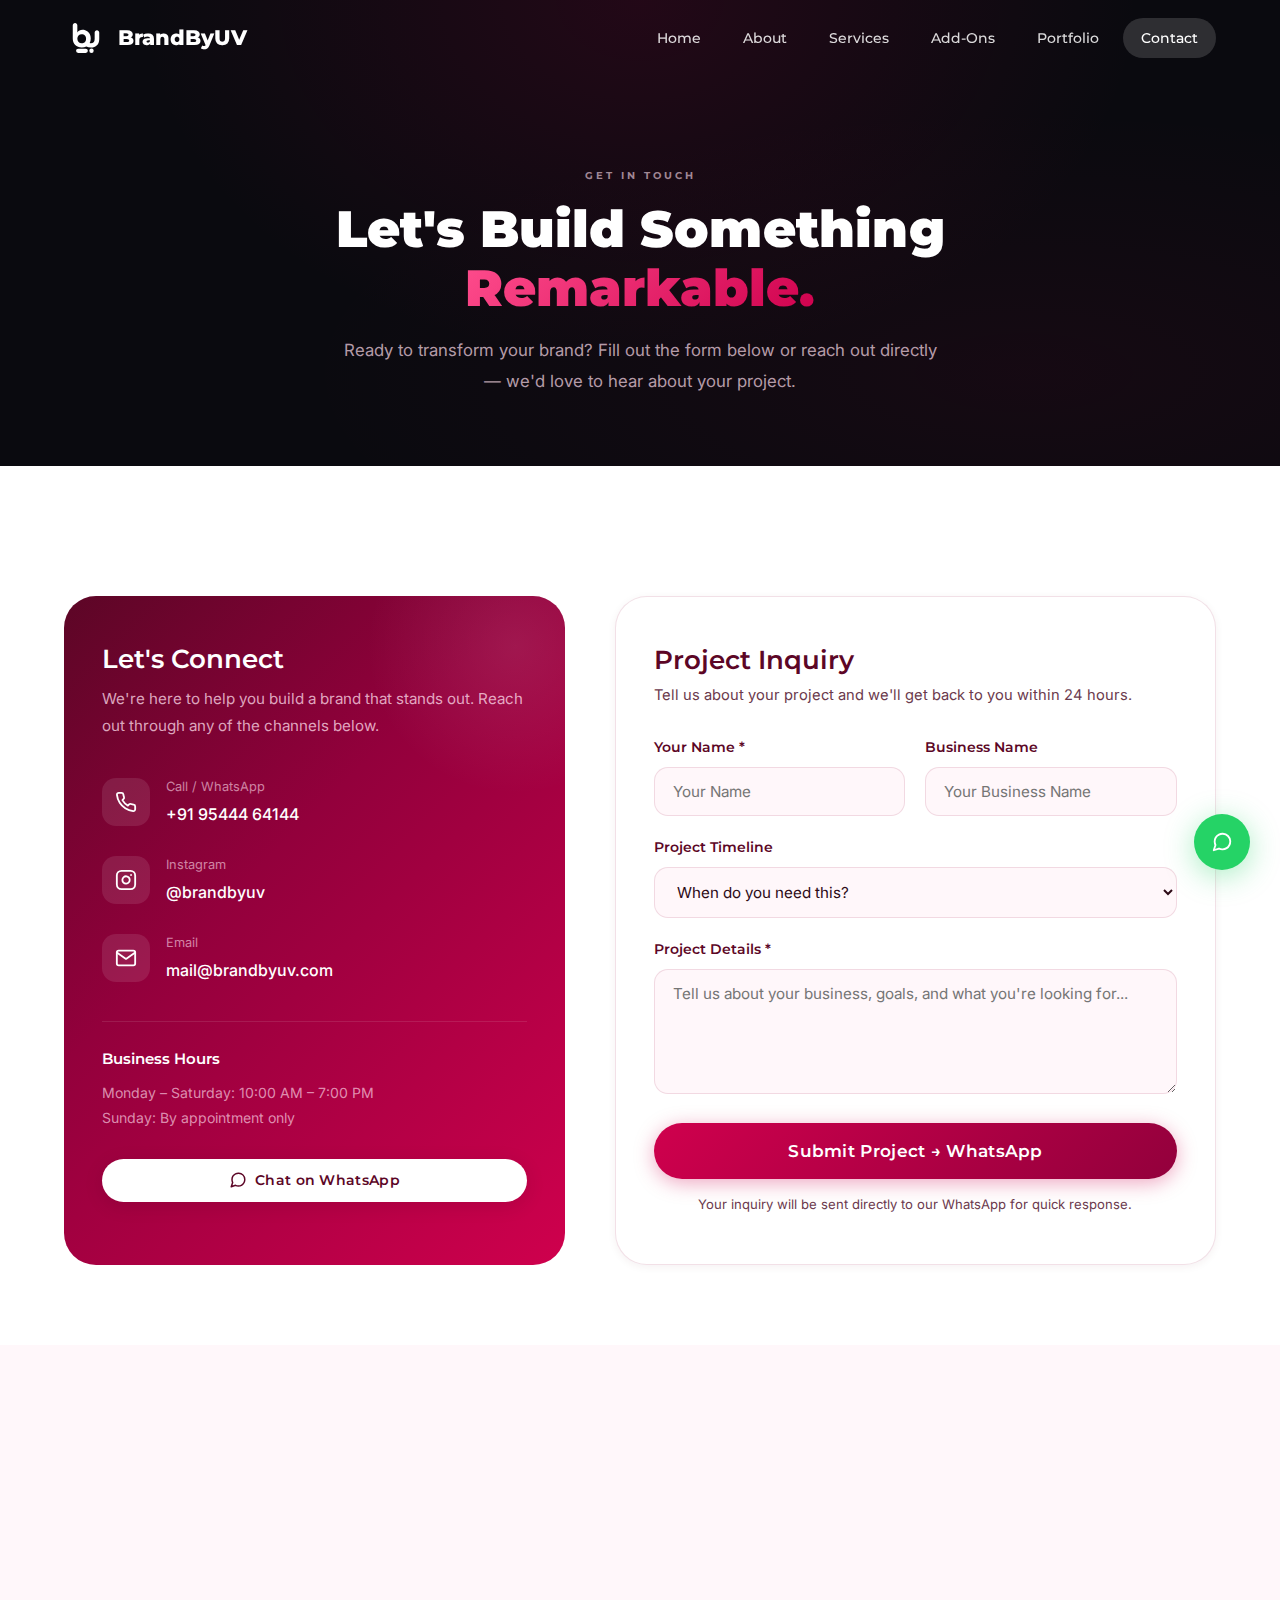
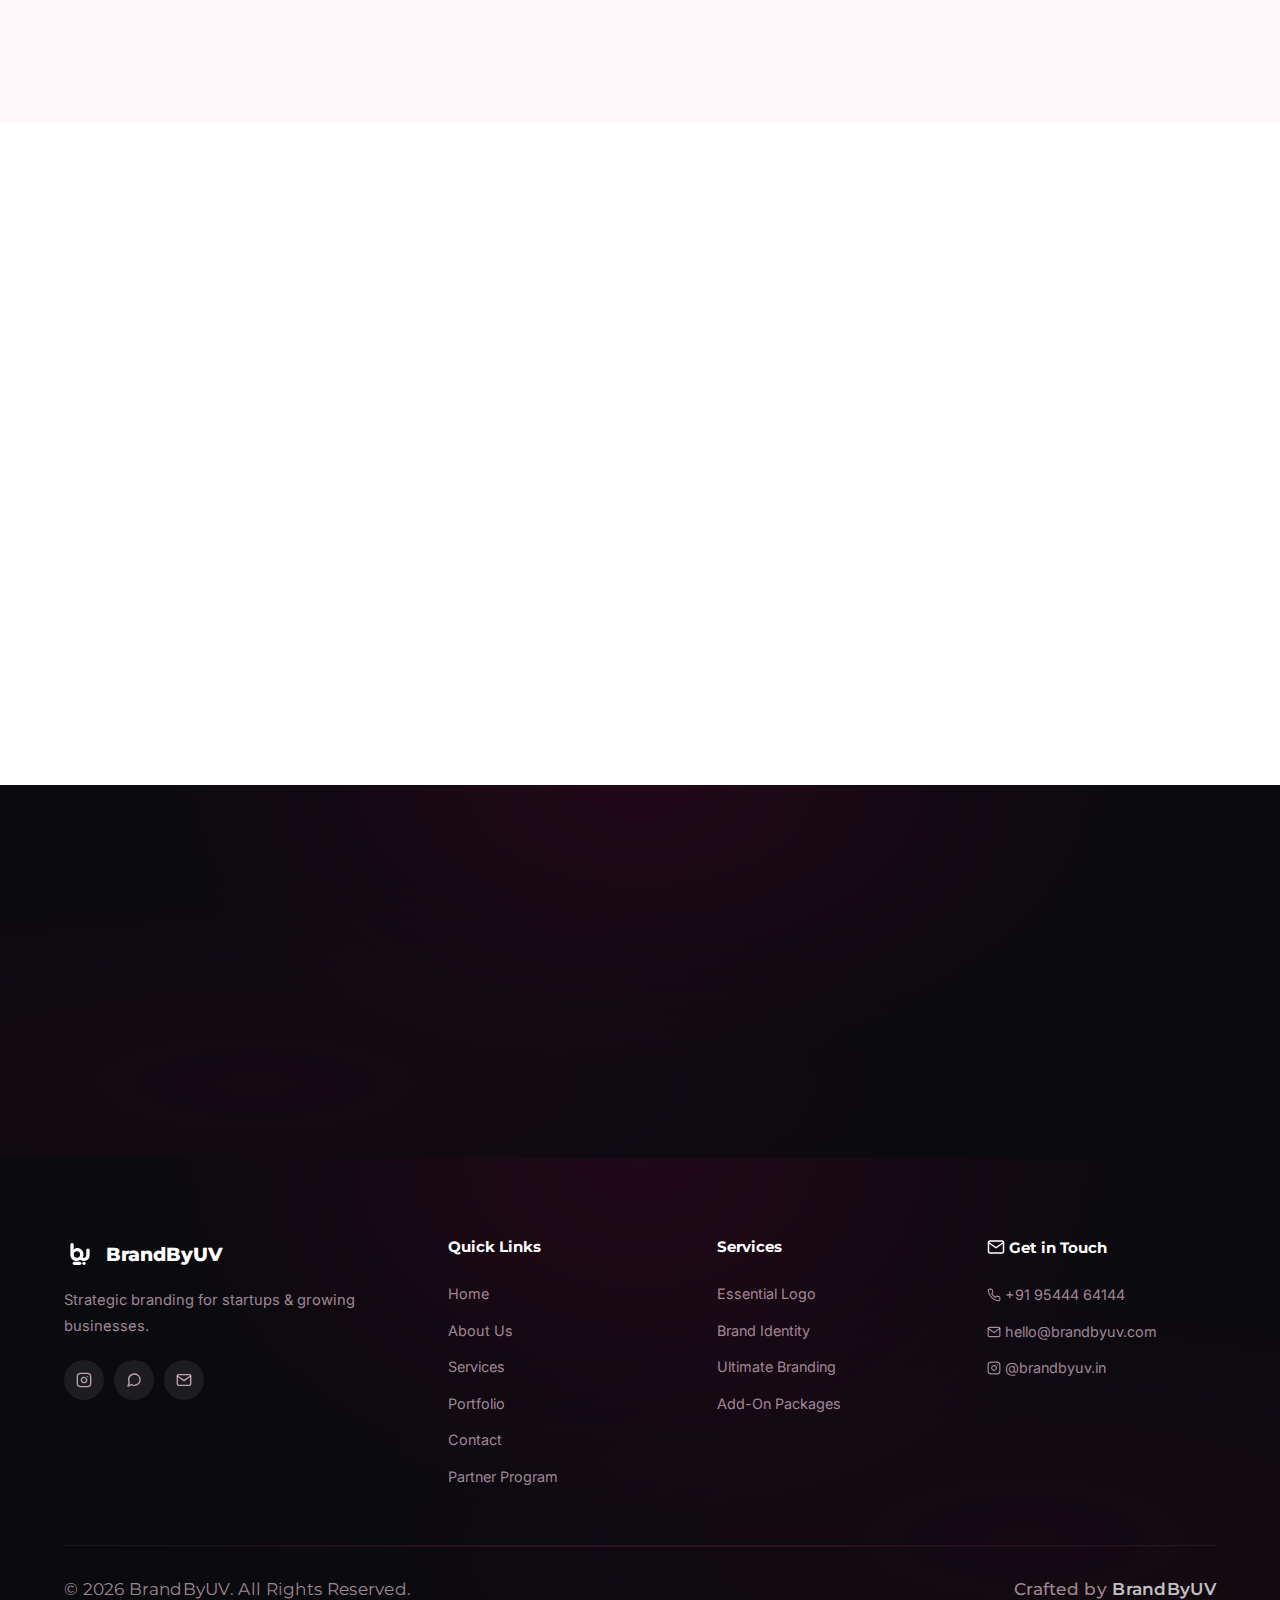
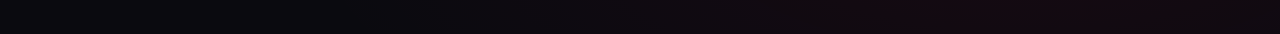
<file: contact.html>
<!DOCTYPE html>
<html lang="en">

<head>
    <meta charset="UTF-8">
    <meta name="viewport" content="width=device-width, initial-scale=1.0">
    <!-- PRIMARY SEO CONFIGURED -->
    <title>Contact BrandByUV — Start Your Branding Journey</title>
    <meta name="title" content="Contact BrandByUV — Start Your Branding Journey">
    <meta name="description"
        content="Ready to elevate your brand? Contact BrandByUV today via WhatsApp or email for premium logo design and strategic business branding solutions.">
    <meta name="author" content="Ihsan MK — BrandByUV">
    <meta name="keywords"
        content="BrandByUV, Ihsan MK, Premium Branding Agency in India, Logo Design, Brand Strategy, UI/UX Design, Corporate Identity, Business Branding">
    <link rel="canonical" href="https://brandbyuv.com/contact.html">

    <!-- OPEN GRAPH / FACEBOOK -->
    <meta property="og:type" content="website">
    <meta property="og:url" content="https://brandbyuv.com/contact.html">
    <meta property="og:title" content="Contact BrandByUV — Start Your Branding Journey">
    <meta property="og:description"
        content="Ready to elevate your brand? Contact BrandByUV today via WhatsApp or email for premium logo design and strategic business branding solutions.">
    <meta property="og:image" content="https://brandbyuv.com/images/og-image.jpg">

    <!-- TWITTER / X -->
    <meta property="twitter:card" content="summary_large_image">
    <meta property="twitter:url" content="https://brandbyuv.com/contact.html">
    <meta property="twitter:title" content="Contact BrandByUV — Start Your Branding Journey">
    <meta property="twitter:description"
        content="Ready to elevate your brand? Contact BrandByUV today via WhatsApp or email for premium logo design and strategic business branding solutions.">
    <meta property="twitter:image" content="https://brandbyuv.com/images/og-image.jpg">
    <link rel="stylesheet" href="css/style.css">
    <link rel="icon" href="images/iconlogo_white.svg">
    <style>
        /* ================================================================
           CONTACT PAGE — Matching Portfolio Design System
           ================================================================ */

        /* ---------- DARK BANNER (Matching Portfolio) ---------- */
        .hero-dark {
            padding: 160px 0 70px;
            text-align: center;
            position: relative;
            overflow: hidden;
            background: radial-gradient(ellipse at 50% 0%, rgba(147, 0, 60, 0.18) 0%, transparent 55%),
                radial-gradient(ellipse at 80% 80%, rgba(207, 0, 77, 0.06) 0%, transparent 50%),
                #0a0a0f;
        }

        .hero-dark h1 {
            font-family: var(--font-heading);
            font-weight: 900;
            font-size: clamp(2rem, 4vw, 3.2rem);
            color: #fff;
            line-height: 1.15;
            margin-bottom: 18px;
        }

        .hero-dark h1 em {
            font-style: normal;
            background: linear-gradient(135deg, #ff4d8d, #cf004d);
            -webkit-background-clip: text;
            -webkit-text-fill-color: transparent;
            background-clip: text;
        }

        .hero-dark .hero-desc {
            font-size: 1.05rem;
            color: rgba(255, 223, 236, 0.7);
            max-width: 600px;
            margin: 0 auto;
            line-height: 1.8;
        }

        .hero-dark .ey {
            display: inline-block;
            font-family: var(--font-heading);
            font-weight: 700;
            font-size: 0.65rem;
            letter-spacing: 3px;
            text-transform: uppercase;
            color: rgba(255, 223, 236, 0.6);
            margin-bottom: 14px;
        }

        /* ---------- SECTION COMMON (Matching Portfolio) ---------- */
        .ls {
            padding: 80px 0;
            background: var(--white);
        }

        .ls-alt {
            padding: 80px 0;
            background: var(--off-white);
        }

        .ds {
            padding: 80px 0;
            background: radial-gradient(ellipse at 50% 0%, rgba(147, 0, 60, 0.12) 0%, transparent 55%),
                #0a0a0f;
        }

        .ls-header {
            text-align: center;
            margin-bottom: 48px;
        }

        .ls-header .ey {
            display: inline-block;
            font-family: var(--font-heading);
            font-weight: 700;
            font-size: 0.65rem;
            letter-spacing: 3px;
            text-transform: uppercase;
            color: var(--accent);
            margin-bottom: 8px;
        }

        .ds .ls-header .ey {
            color: #ff4d8d;
        }

        .ls-header h2 {
            font-family: var(--font-heading);
            font-weight: 800;
            font-size: clamp(1.6rem, 3vw, 2.4rem);
            color: var(--dark);
            margin-bottom: 10px;
        }

        .ds .ls-header h2 {
            color: #feecf3;
        }

        .ls-header p {
            font-size: 0.95rem;
            color: var(--text-light);
            max-width: 560px;
            margin: 0 auto;
        }

        .ds .ls-header p {
            color: rgba(255, 223, 236, 0.6);
        }

        /* ---------- CONTACT GRID OVERRIDES ---------- */
        .contact-grid {
            display: grid;
            grid-template-columns: 1fr 1.2fr;
            gap: 50px;
            align-items: stretch;
        }

        /* ---------- CTA FINAL (Matching Portfolio) ---------- */
        .cta-final {
            padding: 100px 0;
            text-align: center;
            background: radial-gradient(ellipse at 50% 0%, rgba(147, 0, 60, 0.18) 0%, transparent 55%),
                radial-gradient(ellipse at 20% 80%, rgba(207, 0, 77, 0.06) 0%, transparent 50%),
                #0a0a0f;
        }

        .cta-final h2 {
            font-family: var(--font-heading);
            font-weight: 900;
            font-size: clamp(1.6rem, 3vw, 2.4rem);
            color: #feecf3;
            margin-bottom: 16px;
        }

        .cta-final p {
            color: rgba(255, 223, 236, 0.7);
            font-size: 1rem;
            max-width: 540px;
            margin: 0 auto 28px;
            line-height: 1.7;
        }

        .cta-final .cb {
            display: flex;
            gap: 14px;
            justify-content: center;
            flex-wrap: wrap;
        }

        /* ---------- RESPONSIVE: TABLET (≤1024px) ---------- */
        @media (max-width: 1024px) {
            .hero-dark {
                padding: 130px 0 50px;
            }

            .contact-grid {
                grid-template-columns: 1fr;
                gap: 30px;
            }
        }

        /* ---------- RESPONSIVE: MOBILE (≤768px) ---------- */
        @media (max-width: 768px) {
            .hero-dark {
                padding: 100px 0 40px;
            }

            .hero-dark h1 {
                font-size: 1.5rem;
            }

            .hero-dark .hero-desc {
                font-size: 0.88rem;
            }

            .ls,
            .ls-alt,
            .ds {
                padding: 64px 0;
            }

            .ls-header {
                margin-bottom: 32px;
            }

            .ls-header h2 {
                font-size: 1.4rem;
            }

            .contact-grid {
                grid-template-columns: 1fr;
            }

            .cta-final {
                padding: 64px 0;
            }

            .cta-final h2 {
                font-size: 1.4rem;
            }

            .cta-final p {
                font-size: 0.85rem;
            }

            .cta-final .cb .btn {
                padding: 10px 18px;
                font-size: 0.75rem;
            }

            .contact-info-card,
            .contact-form-card {
                padding: 32px 20px;
            }

            .contact-detail .detail-icon {
                width: 42px;
                height: 42px;
                min-width: 42px;
                font-size: 1rem;
            }

            .contact-detail .detail-value {
                font-size: 0.95rem;
            }
        }

        /* ---------- RESPONSIVE: SMALL MOBILE (≤480px) ---------- */
        @media (max-width: 480px) {
            .hero-dark {
                padding: 80px 0 30px;
            }

            .hero-dark h1 {
                font-size: 1.35rem;
            }

            .hero-dark .hero-desc {
                font-size: 0.82rem;
            }

            .ls,
            .ls-alt,
            .ds {
                padding: 48px 0;
            }

            .contact-info-card,
            .contact-form-card {
                padding: 24px 16px;
                border-radius: 12px;
            }

            .contact-info-card h3,
            .contact-form-card h3 {
                font-size: 1.35rem;
            }

            .contact-info-card>p,
            .contact-form-card>p {
                font-size: 0.85rem;
                margin-bottom: 24px;
            }

            .form-group input,
            .form-group select,
            .form-group textarea {
                padding: 12px 14px;
                font-size: 0.9rem;
            }

            .contact-grid {
                gap: 20px;
            }

            .btn-lg {
                padding: 12px 20px;
                font-size: 0.9rem;
            }
        }
    </style>
</head>

<body>

    <div class="page-loader">
        <div class="loader-spinner"></div>
    </div>

    <nav class="navbar" id="navbar">
        <div class="container">
            <a href="index.html" class="nav-logo">
                <img src="images/iconlogo_white.svg" alt="BrandByUV Logo" class="nav-brand-icon">
                <span class="nav-logo-text">BrandByUV</span>
            </a>
            <div class="nav-links">
                <a href="index.html">Home</a><a href="about.html">About</a><a href="services.html">Services</a><a
                    href="addons.html">Add-Ons</a><a href="portfolio.html">Portfolio</a><a href="contact.html"
                    class="active">Contact</a>
            </div>
            <div class="hamburger" id="hamburger"><span></span><span></span><span></span></div>
        </div>
    </nav>
    <div class="mobile-nav" id="mobileNav">
        <a href="index.html">Home</a><a href="about.html">About</a><a href="services.html">Services</a><a
            href="addons.html">Add-Ons</a><a href="portfolio.html">Portfolio</a><a href="contact.html"
            class="active">Contact</a>
    </div>

    <!-- ===== BANNER ===== -->
    <section class="hero-dark">
        <div class="container">
            <p class="ey">Get In Touch</p>
            <h1>Let's Build Something<br><em>Remarkable.</em></h1>
            <p class="hero-desc">Ready to transform your brand? Fill out the form below or reach out directly — we'd
                love to hear about your project.</p>
        </div>
    </section>

    <!-- CONTACT SECTION -->
    <section class="ls">
        <div class="container">
            <div class="contact-grid">
                <!-- Contact Info -->
                <div class="contact-info-card fade-in-left">
                    <h3>Let's Connect</h3>
                    <p>We're here to help you build a brand that stands out. Reach out through any of the channels
                        below.</p>

                    <div class="contact-detail">
                        <div class="detail-icon"><svg width="22" height="22" viewBox="0 0 24 24" fill="none"
                                stroke="currentColor" stroke-width="2" stroke-linecap="round" stroke-linejoin="round">
                                <path
                                    d="M22 16.92v3a2 2 0 0 1-2.18 2 19.79 19.79 0 0 1-8.63-3.07 19.5 19.5 0 0 1-6-6 19.79 19.79 0 0 1-3.07-8.67A2 2 0 0 1 4.11 2h3a2 2 0 0 1 2 1.72 12.84 12.84 0 0 0 .7 2.81 2 2 0 0 1-.45 2.11L8.09 9.91a16 16 0 0 0 6 6l1.27-1.27a2 2 0 0 1 2.11-.45 12.84 12.84 0 0 0 2.81.7A2 2 0 0 1 22 16.92z" />
                            </svg></div>
                        <div>
                            <p class="detail-label">Call / WhatsApp</p>
                            <p class="detail-value"><a href="tel:+919544464144">+91 95444 64144</a></p>
                        </div>
                    </div>

                    <div class="contact-detail">
                        <div class="detail-icon"><svg width="22" height="22" viewBox="0 0 24 24" fill="none"
                                stroke="currentColor" stroke-width="2" stroke-linecap="round" stroke-linejoin="round">
                                <rect x="2" y="2" width="20" height="20" rx="5" ry="5" />
                                <path d="M16 11.37A4 4 0 1 1 12.63 8 4 4 0 0 1 16 11.37z" />
                                <line x1="17.5" y1="6.5" x2="17.51" y2="6.5" />
                            </svg></div>
                        <div>
                            <p class="detail-label">Instagram</p>
                            <p class="detail-value"><a href="https://instagram.com/brandbyuv"
                                    target="_blank">@brandbyuv</a></p>
                        </div>
                    </div>

                    <div class="contact-detail">
                        <div class="detail-icon"><svg width="22" height="22" viewBox="0 0 24 24" fill="none"
                                stroke="currentColor" stroke-width="2" stroke-linecap="round" stroke-linejoin="round">
                                <path d="M4 4h16c1.1 0 2 .9 2 2v12c0 1.1-.9 2-2 2H4c-1.1 0-2-.9-2-2V6c0-1.1.9-2 2-2z" />
                                <polyline points="22,6 12,13 2,6" />
                            </svg></div>
                        <div>
                            <p class="detail-label">Email</p>
                            <p class="detail-value"><a href="mailto:mail@brandbyuv.com">mail@brandbyuv.com</a></p>
                        </div>
                    </div>

                    <div style="margin-top: 36px; padding-top: 28px; border-top: 1px solid rgba(255,255,255,0.1);">
                        <h4 style="color: var(--white); margin-bottom: 12px; font-size: 0.95rem;">Business Hours</h4>
                        <p style="color: rgba(255,223,236,0.65); font-size: 0.88rem; line-height: 1.8;">
                            Monday – Saturday: 10:00 AM – 7:00 PM<br>
                            Sunday: By appointment only
                        </p>
                    </div>

                    <div style="margin-top: 28px;">
                        <a href="https://wa.me/919544464144" target="_blank" class="btn btn-white btn-sm"
                            style="width: 100%; justify-content: center; display: flex; align-items: center; gap: 8px;">
                            <svg width="18" height="18" viewBox="0 0 24 24" fill="none" stroke="currentColor"
                                stroke-width="2" stroke-linecap="round" stroke-linejoin="round">
                                <path
                                    d="M21 11.5a8.38 8.38 0 0 1-.9 3.8 8.5 8.5 0 0 1-7.6 4.7 8.38 8.38 0 0 1-3.8-.9L3 21l1.9-5.7a8.38 8.38 0 0 1-.9-3.8 8.5 8.5 0 0 1 4.7-7.6 8.38 8.38 0 0 1 3.8-.9h.5a8.48 8.48 0 0 1 8 8v.5z" />
                            </svg> Chat on WhatsApp
                        </a>
                    </div>
                </div>

                <!-- Contact Form -->
                <div class="contact-form-card fade-in-right">
                    <h3 style="margin-bottom: 6px;">Project Inquiry</h3>
                    <p style="margin-bottom: 28px; font-size: 0.92rem;">Tell us about your project and we'll get back to
                        you within 24 hours.</p>

                    <form id="projectForm">
                        <div class="form-row">
                            <div class="form-group">
                                <label for="name">Your Name *</label>
                                <input type="text" id="name" name="name" placeholder="Your Name" required>
                            </div>
                            <div class="form-group">
                                <label for="business">Business Name</label>
                                <input type="text" id="business" name="business" placeholder="Your Business Name">
                            </div>
                        </div>

                        <div class="form-group">
                            <label for="timeline">Project Timeline</label>
                            <select id="timeline" name="timeline">
                                <option value="" disabled selected>When do you need this?</option>
                                <option value="1-5 days">1-5 days</option>
                                <option value="2-3 weeks">2-3 weeks</option>
                                <option value="5-7 weeks">5-7 weeks</option>
                            </select>
                        </div>

                        <div class="form-group">
                            <label for="details">Project Details *</label>
                            <textarea id="details" name="details"
                                placeholder="Tell us about your business, goals, and what you're looking for..."
                                required rows="5"></textarea>
                        </div>

                        <button type="submit" class="btn btn-primary btn-lg"
                            style="width: 100%; justify-content: center;">
                            Submit Project → WhatsApp
                        </button>

                        <p style="text-align: center; margin-top: 14px; font-size: 0.82rem; color: var(--text-light);">
                            Your inquiry will be sent directly to our WhatsApp for quick response.
                        </p>
                    </form>
                </div>
            </div>
        </div>
    </section>

    <!-- TRUST SECTION -->
    <section class="ls-alt">
        <div class="container text-center">
            <p class="section-label fade-in">Why Trust Us</p>
            <h2 class="section-title fade-in">You're in Good Hands</h2>
            <div class="trust-badges fade-in" style="margin-top: 30px;">
                <div class="trust-badge">
                    <div class="badge-icon" style="color: var(--accent);"><svg width="24" height="24"
                            viewBox="0 0 24 24" fill="none" stroke="currentColor" stroke-width="2"
                            stroke-linecap="round" stroke-linejoin="round">
                            <polyline points="20 6 9 17 4 12"></polyline>
                        </svg></div>
                    100+ Brands Built
                </div>
                <div class="trust-badge">
                    <div class="badge-icon" style="color: var(--accent);"><svg width="24" height="24"
                            viewBox="0 0 24 24" fill="none" stroke="currentColor" stroke-width="2"
                            stroke-linecap="round" stroke-linejoin="round">
                            <polygon
                                points="12 2 15.09 8.26 22 9.27 17 14.14 18.18 21.02 12 17.77 5.82 21.02 7 14.14 2 9.27 8.91 8.26 12 2">
                            </polygon>
                        </svg></div>
                    98% Client Satisfaction
                </div>
                <div class="trust-badge">
                    <div class="badge-icon" style="color: var(--accent);"><svg width="24" height="24"
                            viewBox="0 0 24 24" fill="none" stroke="currentColor" stroke-width="2"
                            stroke-linecap="round" stroke-linejoin="round">
                            <polygon points="13 2 3 14 12 14 11 22 21 10 12 10 13 2"></polygon>
                        </svg></div>
                    Fast Turnaround
                </div>
                <div class="trust-badge">
                    <div class="badge-icon" style="color: var(--accent);"><svg width="24" height="24"
                            viewBox="0 0 24 24" fill="none" stroke="currentColor" stroke-width="2"
                            stroke-linecap="round" stroke-linejoin="round">
                            <path d="M12 22s8-4 8-10V5l-8-3-8 3v7c0 6 8 10 8 10z"></path>
                        </svg></div>
                    Satisfaction Guarantee
                </div>
            </div>
        </div>
    </section>

    <!-- FAQ -->
    <section class="ls">
        <div class="container">
            <div class="text-center">
                <p class="section-label fade-in">FAQ</p>
                <h2 class="section-title fade-in">Common Questions</h2>
            </div>
            <div class="faq-list">
                <div class="faq-item fade-in">
                    <div class="faq-question">
                        How quickly will you respond to my inquiry?
                        <span class="faq-toggle">+</span>
                    </div>
                    <div class="faq-answer">
                        <div class="faq-answer-inner">We typically respond within 2–4 hours during business hours. For
                            WhatsApp inquiries, you can expect even faster responses. We aim to never keep you waiting!
                        </div>
                    </div>
                </div>
                <div class="faq-item fade-in">
                    <div class="faq-question">
                        Can I combine multiple services?
                        <span class="faq-toggle">+</span>
                    </div>
                    <div class="faq-answer">
                        <div class="faq-answer-inner">Absolutely! We encourage combining services for the best results.
                            For example, pair our Comprehensive Brand Identity with a Social Media Kit for a complete
                            brand presence. We also offer bundle discounts.</div>
                    </div>
                </div>
                <div class="faq-item fade-in">
                    <div class="faq-question">
                        Do you offer refunds?
                        <span class="faq-toggle">+</span>
                    </div>
                    <div class="faq-answer">
                        <div class="faq-answer-inner">Yes, we offer a satisfaction guarantee. If you're not happy with
                            the initial concepts and we can't reach a resolution through revisions, we'll work out a
                            fair refund. Your satisfaction is our top priority.</div>
                    </div>
                </div>
                <div class="faq-item fade-in">
                    <div class="faq-question">
                        What information do you need to get started?
                        <span class="faq-toggle">+</span>
                    </div>
                    <div class="faq-answer">
                        <div class="faq-answer-inner">We'll need to know about your business, target audience, industry,
                            any design preferences, competitor examples you like, and your brand values. Don't worry —
                            we'll guide you through our discovery process step by step.</div>
                    </div>
                </div>
            </div>
        </div>
    </section>

    <!-- ===== CTA (DARK) ===== -->
    <section class="cta-final">
        <div class="container">
            <h2 class="fade-in">Prefer to Chat Directly?</h2>
            <p class="fade-in">Send us a WhatsApp message and start the conversation right now.</p>
            <div class="cb fade-in">
                <a href="https://wa.me/919544464144" target="_blank" class="btn btn-primary"
                    style="display: inline-flex; align-items: center; gap: 8px;">
                    <svg width="20" height="20" viewBox="0 0 24 24" fill="none" stroke="currentColor" stroke-width="2"
                        stroke-linecap="round" stroke-linejoin="round">
                        <path
                            d="M21 11.5a8.38 8.38 0 0 1-.9 3.8 8.5 8.5 0 0 1-7.6 4.7 8.38 8.38 0 0 1-3.8-.9L3 21l1.9-5.7a8.38 8.38 0 0 1-.9-3.8 8.5 8.5 0 0 1 4.7-7.6 8.38 8.38 0 0 1 3.8-.9h.5a8.48 8.48 0 0 1 8 8v.5z" />
                    </svg>
                    WhatsApp Us Now
                </a>
            </div>
        </div>
    </section>

    <!-- SHARED FOOTER & FAB -->
    <div id="shared-footer"></div>
    <div id="shared-fab"></div>

    <script src="js/main.js"></script>
    <script src="js/components.js"></script>
</body>

</html>
</file>
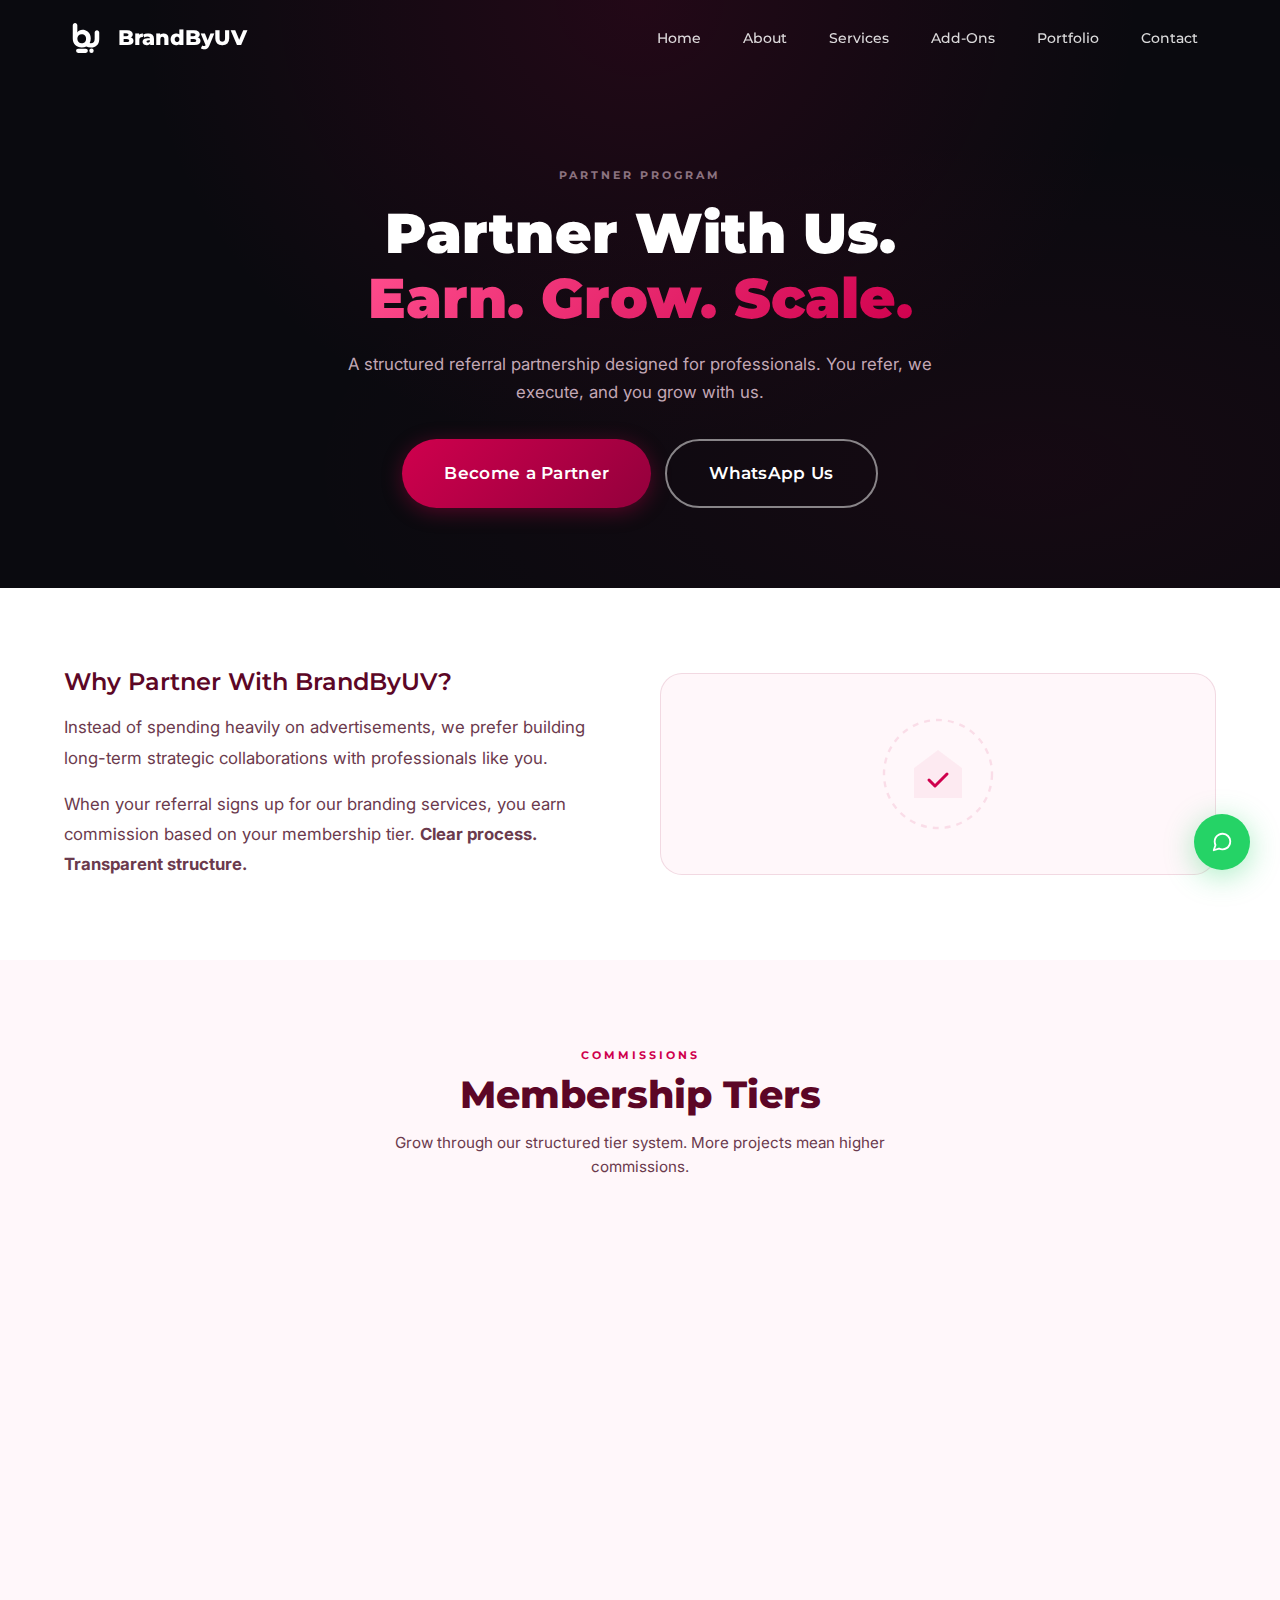
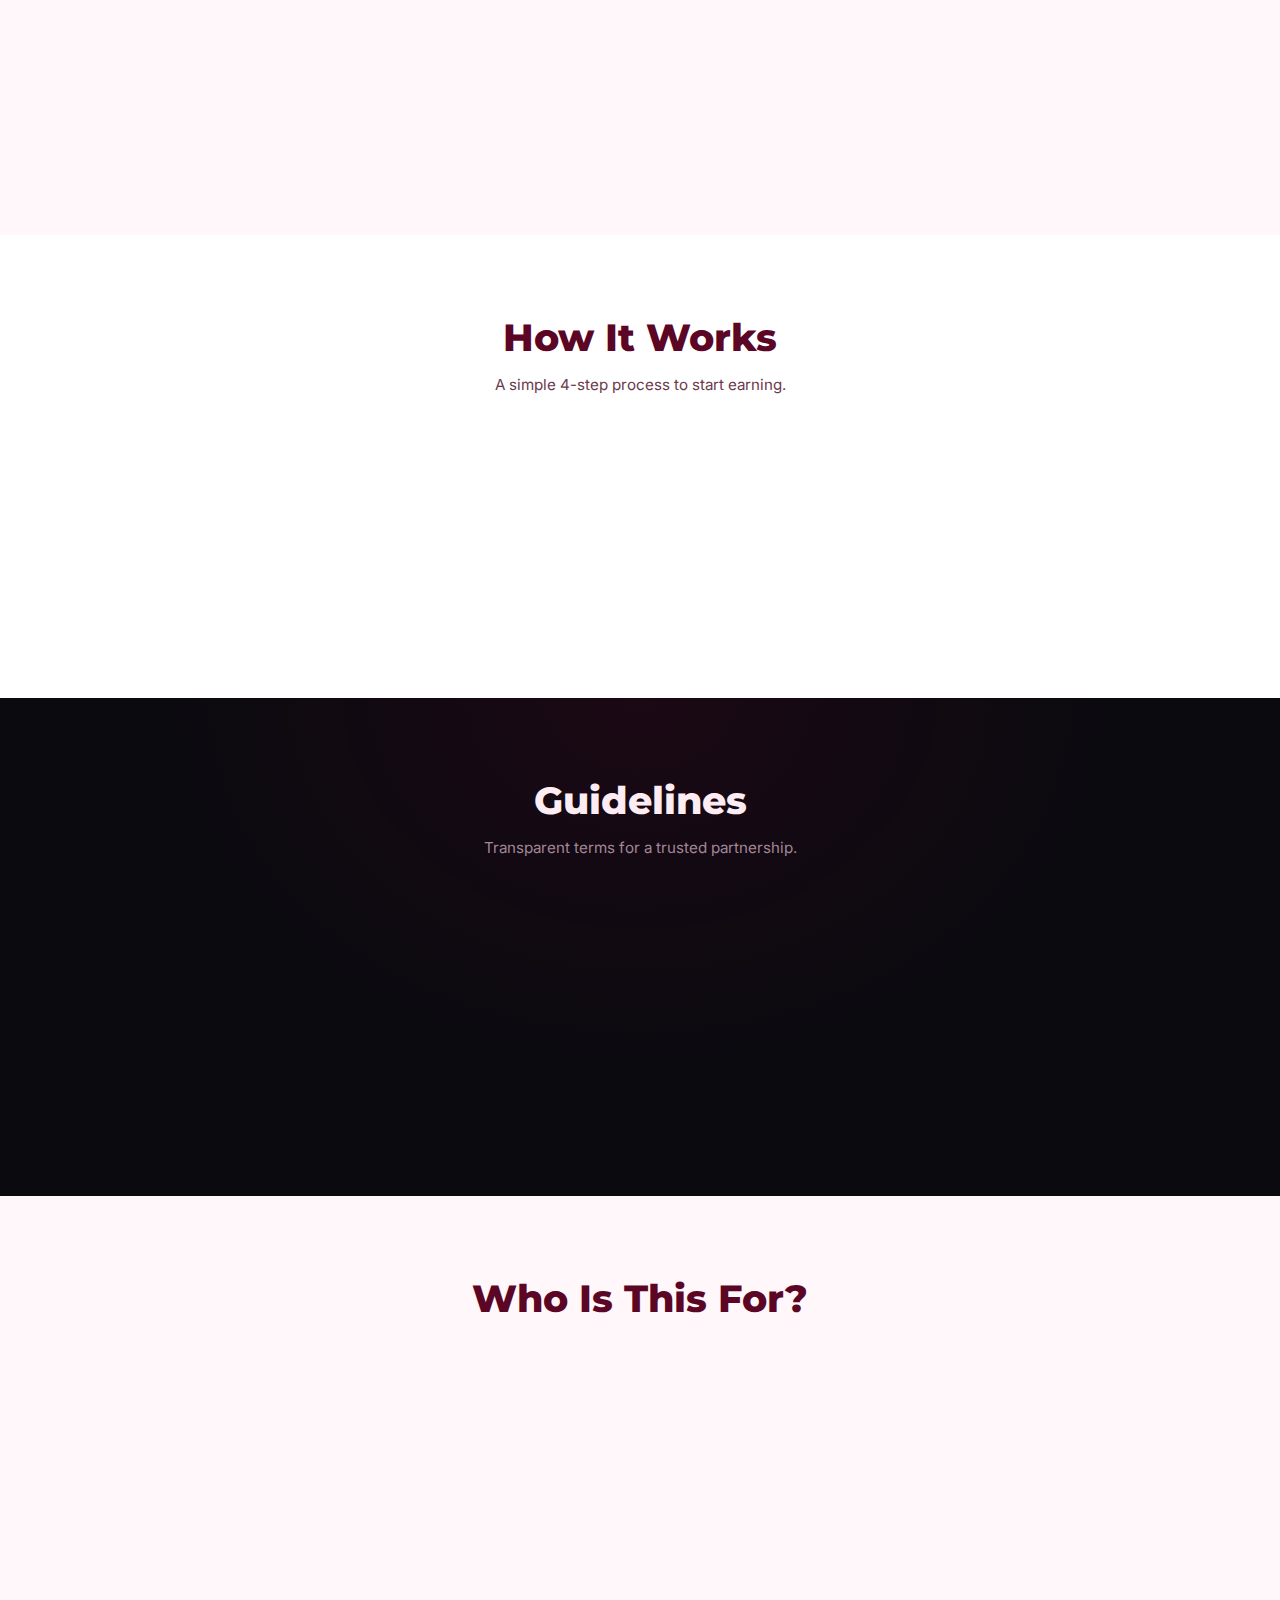
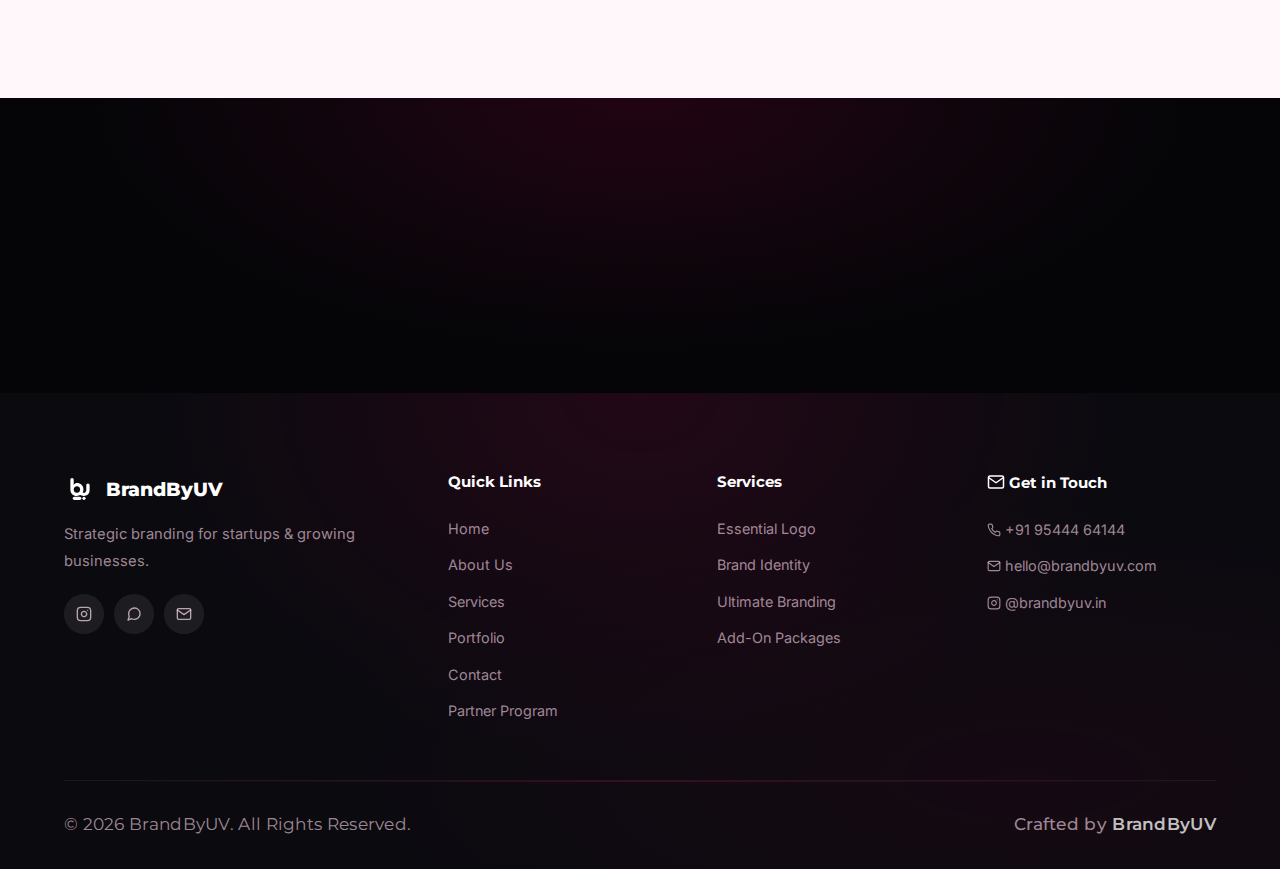
<file: partner.html>
<!DOCTYPE html>
<html lang="en">

<head>
    <meta charset="UTF-8">
    <meta name="viewport" content="width=device-width, initial-scale=1.0">
    <!-- PRIMARY SEO CONFIGURED -->
    <title>BrandByUV Partner Program — Refer & Earn</title>
    <meta name="title" content="BrandByUV Partner Program — Refer & Earn">
    <meta name="description" content="Join the BrandByUV Referral Partner Program. Strategic branding for our mutual growth. Earn 10-30% commissions by referring high-ticket branding projects.">
    <meta name="author" content="Ihsan MK — BrandByUV">
    <meta name="keywords" content="BrandByUV, Ihsan MK, Premium Branding Agency in India, Logo Design, Brand Strategy, UI/UX Design, Corporate Identity, Business Branding">
    <link rel="canonical" href="https://brandbyuv.com/partner.html">

    <!-- OPEN GRAPH / FACEBOOK -->
    <meta property="og:type" content="website">
    <meta property="og:url" content="https://brandbyuv.com/partner.html">
    <meta property="og:title" content="BrandByUV Partner Program — Refer & Earn">
    <meta property="og:description" content="Join the BrandByUV Referral Partner Program. Strategic branding for our mutual growth. Earn 10-30% commissions by referring high-ticket branding projects.">
    <meta property="og:image" content="https://brandbyuv.com/images/og-image.jpg">

    <!-- TWITTER / X -->
    <meta property="twitter:card" content="summary_large_image">
    <meta property="twitter:url" content="https://brandbyuv.com/partner.html">
    <meta property="twitter:title" content="BrandByUV Partner Program — Refer & Earn">
    <meta property="twitter:description" content="Join the BrandByUV Referral Partner Program. Strategic branding for our mutual growth. Earn 10-30% commissions by referring high-ticket branding projects.">
    <meta property="twitter:image" content="https://brandbyuv.com/images/og-image.jpg">
            <link rel="stylesheet" href="css/style.css">
    <link rel="icon" href="images/iconlogo_white.svg">
    <style>
        /* ================================================================
           PARTNER PAGE — Clean & Minimal Design System
           ================================================================ */

        /* ---------- DARK BANNER ---------- */
        .hero-dark {
            padding: 160px 0 80px;
            text-align: center;
            position: relative;
            overflow: hidden;
            background: radial-gradient(ellipse at 50% 0%, rgba(147, 0, 60, 0.18) 0%, transparent 55%),
                radial-gradient(ellipse at 80% 80%, rgba(207, 0, 77, 0.06) 0%, transparent 50%),
                #0a0a0f;
        }

        .hero-dark h1 {
            font-family: var(--font-heading);
            font-weight: 900;
            font-size: clamp(2.2rem, 5vw, 3.5rem);
            color: #fff;
            line-height: 1.15;
            margin-bottom: 20px;
        }

        .hero-dark h1 em {
            font-style: normal;
            background: linear-gradient(135deg, #ff4d8d, #cf004d);
            -webkit-background-clip: text;
            -webkit-text-fill-color: transparent;
            background-clip: text;
        }

        .hero-dark .hero-desc {
            font-size: 1.05rem;
            color: rgba(255, 223, 236, 0.75);
            max-width: 600px;
            margin: 0 auto 32px;
            line-height: 1.7;
        }

        .hero-dark .ey {
            display: inline-block;
            font-family: var(--font-heading);
            font-weight: 700;
            font-size: 0.7rem;
            letter-spacing: 3px;
            text-transform: uppercase;
            color: rgba(255, 223, 236, 0.5);
            margin-bottom: 16px;
        }

        .hero-dark .cb {
            display: flex;
            gap: 14px;
            justify-content: center;
            flex-wrap: wrap;
        }

        /* ---------- SECTION COMMON ---------- */
        .ls {
            padding: 80px 0;
            background: var(--white);
        }

        .ls-alt {
            padding: 80px 0;
            background: var(--off-white);
        }

        .ds {
            padding: 80px 0;
            background: radial-gradient(ellipse at 50% 0%, rgba(147, 0, 60, 0.12) 0%, transparent 55%),
                #0a0a0f;
        }

        .ls-header {
            text-align: center;
            margin-bottom: 48px;
        }

        .ls-header .ey {
            display: inline-block;
            font-family: var(--font-heading);
            font-weight: 700;
            font-size: 0.7rem;
            letter-spacing: 3px;
            text-transform: uppercase;
            color: var(--accent);
            margin-bottom: 8px;
        }

        .ds .ls-header .ey {
            color: #ff4d8d;
        }

        .ls-header h2 {
            font-family: var(--font-heading);
            font-weight: 800;
            font-size: clamp(1.8rem, 3.5vw, 2.4rem);
            color: var(--dark);
            margin-bottom: 12px;
        }

        .ds .ls-header h2 {
            color: #feecf3;
        }

        .ls-header p {
            font-size: 0.95rem;
            color: var(--text-light);
            max-width: 560px;
            margin: 0 auto;
            line-height: 1.6;
        }

        .ds .ls-header p {
            color: rgba(255, 223, 236, 0.6);
        }

        /* ---------- INTRO GRID ---------- */
        .intro-grid {
            display: grid;
            grid-template-columns: 1fr 1fr;
            gap: 40px;
            align-items: center;
        }

        .intro-content h3 {
            font-size: 1.5rem;
            margin-bottom: 16px;
        }

        .intro-visual {
            background: var(--off-white);
            border-radius: var(--radius-lg);
            padding: 40px;
            display: flex;
            align-items: center;
            justify-content: center;
            border: 1px solid var(--border);
        }

        /* ---------- TIER CARDS ---------- */
        .tier-grid {
            display: grid;
            grid-template-columns: repeat(3, 1fr);
            gap: 24px;
            align-items: stretch;
        }

        .tier-card {
            background: var(--white);
            border-radius: var(--radius-lg);
            padding: 36px 28px;
            border: 1px solid var(--border);
            position: relative;
            display: flex;
            flex-direction: column;
            transition: var(--transition);
        }

        .tier-card:hover {
            transform: translateY(-5px);
            box-shadow: 0 15px 30px rgba(0, 0, 0, 0.05);
            border-color: rgba(207, 0, 77, 0.2);
        }

        .tier-card.tier-gold {
            border: 1px solid var(--primary);
            box-shadow: 0 8px 20px rgba(147, 0, 60, 0.1);
            z-index: 2;
        }

        .tier-card .popular-badge {
            position: absolute;
            top: -12px;
            left: 50%;
            transform: translateX(-50%);
            background: var(--gradient-accent);
            color: var(--white);
            font-size: 0.65rem;
            font-weight: 700;
            padding: 5px 14px;
            border-radius: 100px;
            text-transform: uppercase;
            letter-spacing: 1px;
        }

        .tier-icon {
            font-size: 2rem;
            margin-bottom: 16px;
        }

        .tier-title {
            font-family: var(--font-heading);
            font-weight: 800;
            font-size: 1.3rem;
            color: var(--dark);
            margin-bottom: 4px;
        }

        .tier-tagline {
            font-size: 0.85rem;
            color: var(--text-light);
            margin-bottom: 20px;
        }

        .tier-commission {
            font-family: var(--font-heading);
            font-weight: 900;
            font-size: 2.5rem;
            color: var(--accent);
            line-height: 1;
            margin-bottom: 6px;
        }

        .tier-commission span {
            font-size: 0.85rem;
            font-weight: 500;
            color: var(--text-light);
            display: block;
            margin-top: 4px;
        }

        .tier-divider {
            height: 1px;
            background: var(--border);
            margin: 20px 0;
            width: 100%;
        }

        .tier-features {
            list-style: none;
            padding: 0;
            margin: 0 0 20px;
            flex-grow: 1;
        }

        .tier-features li {
            position: relative;
            padding-left: 22px;
            margin-bottom: 10px;
            font-size: 0.88rem;
            color: var(--text);
            line-height: 1.4;
        }

        .tier-features li::before {
            content: '✓';
            position: absolute;
            left: 0;
            top: 0;
            color: var(--accent);
            font-weight: bold;
            font-size: 0.9rem;
        }

        .tier-req-upg {
            background: rgba(207, 0, 77, 0.03);
            padding: 12px;
            border-radius: 8px;
            font-size: 0.8rem;
            color: var(--text-light);
            line-height: 1.5;
            border: 1px solid rgba(207, 0, 77, 0.05);
        }

        .tier-req-upg strong {
            color: var(--dark);
            display: block;
            margin-bottom: 2px;
        }

        /* ---------- PROCESS STEPS (Compact Grid) ---------- */
        .process-grid {
            display: grid;
            grid-template-columns: repeat(4, 1fr);
            gap: 20px;
            position: relative;
        }

        .process-step {
            background: var(--white);
            border: 1px solid var(--border);
            padding: 24px 20px;
            border-radius: var(--radius-md);
            text-align: center;
            transition: var(--transition);
        }

        .process-step:hover {
            border-color: var(--accent);
            box-shadow: 0 5px 15px rgba(0, 0, 0, 0.03);
        }

        .step-circle {
            width: 40px;
            height: 40px;
            background: var(--light);
            border-radius: 50%;
            display: flex;
            align-items: center;
            justify-content: center;
            margin: 0 auto 16px;
            font-family: var(--font-heading);
            font-weight: 800;
            font-size: 1.1rem;
            color: var(--accent);
        }

        .process-step h4 {
            font-family: var(--font-heading);
            font-weight: 700;
            font-size: 1rem;
            color: var(--dark);
            margin-bottom: 6px;
        }

        .process-step p {
            font-size: 0.82rem;
            color: var(--text-light);
            line-height: 1.5;
            margin: 0;
        }

        /* ---------- GUIDELINES GRID ---------- */
        .guidelines-grid {
            display: grid;
            grid-template-columns: 1fr 1fr;
            gap: 20px;
        }

        .guide-card {
            background: rgba(255, 255, 255, 0.03);
            border: 1px solid rgba(255, 255, 255, 0.08);
            padding: 24px;
            border-radius: var(--radius-md);
        }

        .guide-card h4 {
            color: #feecf3;
            font-size: 1rem;
            margin-bottom: 12px;
            display: flex;
            align-items: center;
            gap: 10px;
        }

        .guidelines-list {
            list-style: none;
            padding: 0;
            margin: 0;
        }

        .guidelines-list li {
            position: relative;
            padding-left: 20px;
            margin-bottom: 10px;
            font-size: 0.9rem;
            color: rgba(255, 223, 236, 0.65);
            line-height: 1.5;
        }

        .guidelines-list li::before {
            content: '→';
            position: absolute;
            left: 0;
            top: 0;
            color: var(--accent);
            font-weight: bold;
        }

        /* ---------- WHO IS THIS FOR GRID ---------- */
        .target-grid {
            display: grid;
            grid-template-columns: repeat(4, 1fr);
            gap: 16px;
        }

        .target-card {
            background: var(--white);
            padding: 20px;
            border-radius: var(--radius-md);
            text-align: center;
            border: 1px solid var(--border);
            transition: var(--transition);
        }

        .target-card:hover {
            border-color: var(--accent);
            transform: translateY(-2px);
        }

        .target-icon {
            display: flex;
            align-items: center;
            justify-content: center;
            width: 44px;
            height: 44px;
            background: rgba(207, 0, 77, 0.05);
            color: var(--accent);
            border-radius: 10px;
            margin: 0 auto 12px;
        }

        .target-card h4 {
            font-family: var(--font-heading);
            font-weight: 600;
            font-size: 0.95rem;
            color: var(--dark);
            margin: 0;
        }

        /* ---------- MODAL FORM ---------- */
        .modal-overlay {
            position: fixed;
            top: 0;
            left: 0;
            width: 100vw;
            height: 100vh;
            background: rgba(10, 10, 15, 0.8);
            backdrop-filter: blur(10px);
            z-index: 9999;
            display: flex;
            align-items: center;
            justify-content: center;
            opacity: 0;
            visibility: hidden;
            transition: opacity 0.3s ease, visibility 0.3s ease;
        }

        .modal-overlay.active {
            opacity: 1;
            visibility: visible;
        }

        .modal-card {
            background: var(--white);
            width: 100%;
            max-width: 500px;
            border-radius: 20px;
            padding: 36px;
            box-shadow: 0 25px 50px -12px rgba(0, 0, 0, 0.25);
            position: relative;
            transform: translateY(20px) scale(0.95);
            transition: transform 0.4s cubic-bezier(0.16, 1, 0.3, 1);
            max-height: 90vh;
            overflow-y: auto;
        }

        .modal-overlay.active .modal-card {
            transform: translateY(0) scale(1);
        }

        .modal-close {
            position: absolute;
            top: 20px;
            right: 20px;
            background: rgba(0, 0, 0, 0.05);
            border: none;
            width: 32px;
            height: 32px;
            border-radius: 50%;
            display: flex;
            align-items: center;
            justify-content: center;
            cursor: pointer;
            color: var(--text-light);
            transition: var(--transition);
        }

        .modal-close:hover {
            background: rgba(207, 0, 77, 0.1);
            color: var(--accent);
        }

        .modal-header {
            text-align: center;
            margin-bottom: 24px;
        }

        .modal-header h3 {
            font-family: var(--font-heading);
            font-weight: 800;
            font-size: 1.6rem;
            color: var(--dark);
            margin-bottom: 4px;
        }

        .modal-header p {
            color: var(--text-light);
            font-size: 0.9rem;
        }

        /* ---------- FINAL CTA ---------- */
        .cta-final {
            padding: 80px 0;
            text-align: center;
            background: radial-gradient(ellipse at 50% 0%, rgba(147, 0, 60, 0.2) 0%, transparent 60%),
                #050508;
        }

        .cta-final h2 {
            font-family: var(--font-heading);
            font-weight: 900;
            font-size: clamp(1.8rem, 3.5vw, 2.6rem);
            color: #feecf3;
            margin-bottom: 16px;
        }

        .cta-final .cb {
            display: flex;
            gap: 14px;
            justify-content: center;
            flex-wrap: wrap;
        }

        /* ---------- RESPONSIVE: TABLET (≤1024px) ---------- */
        @media (max-width: 1024px) {
            .tier-grid {
                grid-template-columns: 1fr;
                max-width: 400px;
                margin: 0 auto;
            }

            .tier-card.tier-gold {
                transform: none;
            }

            .target-grid {
                grid-template-columns: repeat(2, 1fr);
            }
        }

        /* ---------- RESPONSIVE: MOBILE (≤768px) ---------- */
        @media (max-width: 768px) {

            .ls,
            .ls-alt,
            .ds {
                padding: 60px 0;
            }

            .intro-grid {
                grid-template-columns: 1fr;
                gap: 24px;
            }

            .intro-visual {
                display: none;
                /* Hide visual on mobile to save space */
            }

            /* Grid to save scroll space */
            .process-grid {
                grid-template-columns: 1fr 1fr;
                /* 2x2 Grid */
                gap: 16px;
            }

            .guidelines-grid {
                grid-template-columns: 1fr;
                gap: 16px;
            }

            .modal-card {
                padding: 28px 20px;
                margin: 0 16px;
            }
        }

        @media (max-width: 480px) {
            .target-grid {
                grid-template-columns: 1fr 1fr;
                /* Keep 2-col for compactness */
                gap: 12px;
            }

            .target-card {
                padding: 16px 12px;
            }

            .target-icon {
                width: 36px;
                height: 36px;
            }

            .target-card h4 {
                font-size: 0.85rem;
            }
        }
    </style>
</head>

<body>

    <div class="page-loader">
        <div class="loader-spinner"></div>
    </div>

    <!-- NAVBAR -->
    <nav class="navbar" id="navbar">
        <div class="container">
            <a href="index.html" class="nav-logo">
                <img src="images/iconlogo_white.svg" alt="BrandByUV Logo" class="nav-brand-icon">
                <span class="nav-logo-text">BrandByUV</span>
            </a>
            <div class="nav-links">
                <a href="index.html">Home</a><a href="about.html">About</a><a href="services.html">Services</a><a
                    href="addons.html">Add-Ons</a><a href="portfolio.html">Portfolio</a><a
                    href="contact.html">Contact</a>
            </div>
            <div class="hamburger" id="hamburger"><span></span><span></span><span></span></div>
        </div>
    </nav>
    <div class="mobile-nav" id="mobileNav">
        <a href="index.html">Home</a><a href="about.html">About</a><a href="services.html">Services</a><a
            href="addons.html">Add-Ons</a><a href="portfolio.html">Portfolio</a><a href="contact.html">Contact</a>
    </div>

    <!-- ===== PARTNER HERO ===== -->
    <section class="hero-dark">
        <div class="container">
            <p class="ey">Partner Program</p>
            <h1>Partner With Us.<br><em>Earn. Grow. Scale.</em></h1>
            <p class="hero-desc">A structured referral partnership designed for professionals. You refer, we execute,
                and you grow with us.</p>
            <div class="cb">
                <button class="btn btn-primary btn-lg" onclick="openPartnerModal()">Become a Partner</button>
                <a href="https://wa.me/919544464144?text=Hi!%20I'm%20interested%20in%20the%20BrandByUV%20Partner%20Program."
                    target="_blank" class="btn btn-outline-white btn-lg">WhatsApp Us</a>
            </div>
        </div>
    </section>

    <!-- ===== INTRODUCTION ===== -->
    <section class="ls">
        <div class="container">
            <div class="intro-grid">
                <div class="intro-content fade-in-left">
                    <h3>Why Partner With BrandByUV?</h3>
                    <p style="margin-bottom: 16px;">Instead of spending heavily on advertisements, we prefer building
                        long-term strategic collaborations with professionals like you.</p>
                    <p>When your referral signs up for our branding services, you earn commission based on your
                        membership tier. <strong>Clear process. Transparent structure.</strong></p>
                </div>
                <div class="intro-visual fade-in-right">
                    <!-- Minimal SVG Illustration -->
                    <svg width="120" height="120" viewBox="0 0 200 200" fill="none">
                        <circle cx="100" cy="100" r="90" stroke="rgba(207,0,77,0.1)" stroke-width="4"
                            stroke-dasharray="10 10" />
                        <path d="M100 60 L140 90 L140 140 L60 140 L60 90 Z" fill="rgba(207,0,77,0.05)" />
                        <path d="M85 110 L95 120 L115 100" stroke="var(--accent)" stroke-width="5"
                            stroke-linecap="round" stroke-linejoin="round" />
                    </svg>
                </div>
            </div>
        </div>
    </section>

    <!-- ===== MEMBERSHIP TIERS ===== -->
    <section class="ls-alt">
        <div class="container">
            <div class="ls-header">
                <p class="ey">Commissions</p>
                <h2>Membership Tiers</h2>
                <p>Grow through our structured tier system. More projects mean higher commissions.</p>
            </div>

            <div class="tier-grid">
                <!-- SILVER -->
                <div class="tier-card fade-in">
                    <div class="tier-icon">🥉</div>
                    <h3 class="tier-title">Silver Partner</h3>
                    <p class="tier-tagline">Start Strong.</p>
                    <div class="tier-commission">15% <span>per closed project</span></div>
                    <div class="tier-divider"></div>
                    <ul class="tier-features">
                        <li>15% commission on all projects</li>
                        <li>Access to branding packages</li>
                        <li>Monthly payout cycle</li>
                        <li>Basic onboarding guide</li>
                    </ul>
                    <div class="tier-req-upg">
                        <strong>Upgrade Path:</strong>
                        Eligible for Gold after 3 closed projects.
                    </div>
                </div>

                <!-- GOLD -->
                <div class="tier-card tier-gold fade-in delay-1">
                    <div class="tier-icon">🥈</div>
                    <h3 class="tier-title">Gold Partner</h3>
                    <p class="tier-tagline">Scale With Confidence.</p>
                    <div class="tier-commission">20% <span>per closed project</span></div>
                    <div class="tier-divider"></div>
                    <ul class="tier-features">
                        <li>20% commission</li>
                        <li>Priority consultation scheduling</li>
                        <li>Free add-on for your clients</li>
                        <li>Faster payout processing</li>
                    </ul>
                    <div class="tier-req-upg">
                        <strong>Requirement:</strong> Min. 3 successful closed projects.
                    </div>
                </div>

                <!-- PLATINUM -->
                <div class="tier-card fade-in delay-2">
                    <div class="tier-icon">🥇</div>
                    <h3 class="tier-title">Platinum Partner</h3>
                    <p class="tier-tagline">Elite Growth Partner.</p>
                    <div class="tier-commission">25% <span>per closed project</span></div>
                    <div class="tier-divider"></div>
                    <ul class="tier-features">
                        <li>25% commission</li>
                        <li>Dedicated direct channel</li>
                        <li>Co-branded landing page</li>
                        <li>Flexible payout scheduling</li>
                    </ul>
                    <div class="tier-req-upg">
                        <strong>Requirement:</strong>
                        Min. 8 successful closed projects.
                    </div>
                </div>
            </div>
        </div>
    </section>

    <!-- ===== HOW IT WORKS (Compact Grid) ===== -->
    <section class="ls">
        <div class="container">
            <div class="ls-header">
                <h2>How It Works</h2>
                <p>A simple 4-step process to start earning.</p>
            </div>

            <!-- Grid changes to 2x2 on mobile for least scroll -->
            <div class="process-grid fade-in">
                <div class="process-step">
                    <div class="step-circle">1</div>
                    <h4>Apply</h4>
                    <p>Submit your partner application via form.</p>
                </div>

                <div class="process-step">
                    <div class="step-circle">2</div>
                    <h4>Refer</h4>
                    <p>Share client details via partner form or chat.</p>
                </div>

                <div class="process-step">
                    <div class="step-circle">3</div>
                    <h4>We Execute</h4>
                    <p>Strategy & delivery fully managed by us.</p>
                </div>

                <div class="process-step">
                    <div class="step-circle">4</div>
                    <h4>Earn</h4>
                    <p>Get paid after successful completion.</p>
                </div>
            </div>
        </div>
    </section>

    <!-- ===== GUIDELINES (Dark Section) ===== -->
    <section class="ds">
        <div class="container">
            <div class="ls-header">
                <h2>Guidelines</h2>
                <p>Transparent terms for a trusted partnership.</p>
            </div>

            <div class="guidelines-grid fade-in">
                <div class="guide-card">
                    <h4>
                        <svg width="18" height="18" viewBox="0 0 24 24" fill="none" stroke="currentColor"
                            stroke-width="2" stroke-linecap="round" stroke-linejoin="round">
                            <path d="M12 22s8-4 8-10V5l-8-3-8 3v7c0 6 8 10 8 10z"></path>
                        </svg>
                        Rules
                    </h4>
                    <ul class="guidelines-list">
                        <li>Commission applies after full client payment.</li>
                        <li>Pricing cannot be modified by partners.</li>
                        <li>BrandByUV handles all client communication.</li>
                        <li>Tiers are reviewed quarterly.</li>
                    </ul>
                </div>
                <div class="guide-card">
                    <h4>
                        <svg width="18" height="18" viewBox="0 0 24 24" fill="none" stroke="currentColor"
                            stroke-width="2" stroke-linecap="round" stroke-linejoin="round">
                            <path d="M22 11.08V12a10 10 0 1 1-5.93-9.14"></path>
                            <polyline points="22 4 12 14.01 9 11.01"></polyline>
                        </svg>
                        Benefits
                    </h4>
                    <ul class="guidelines-list">
                        <li>Secure monthly payout processing.</li>
                        <li>No joining fee — ever.</li>
                        <li>No hidden terms or conditions.</li>
                        <li>Focus on long-term collaboration.</li>
                    </ul>
                </div>
            </div>
        </div>
    </section>

    <!-- ===== WHO IS THIS FOR ===== -->
    <section class="ls-alt">
        <div class="container">
            <div class="ls-header">
                <h2>Who Is This For?</h2>
            </div>

            <!-- Grid keeps 2 cols on mobile to be compact -->
            <div class="target-grid fade-in">
                <div class="target-card">
                    <div class="target-icon"><svg width="22" height="22" viewBox="0 0 24 24" fill="none"
                            stroke="currentColor" stroke-width="2" stroke-linecap="round" stroke-linejoin="round">
                            <polyline points="16 18 22 12 16 6"></polyline>
                            <polyline points="8 6 2 12 8 18"></polyline>
                        </svg></div>
                    <h4>Developers</h4>
                </div>
                <div class="target-card">
                    <div class="target-icon"><svg width="22" height="22" viewBox="0 0 24 24" fill="none"
                            stroke="currentColor" stroke-width="2" stroke-linecap="round" stroke-linejoin="round">
                            <path
                                d="M21 16V8a2 2 0 0 0-1-1.73l-7-4a2 2 0 0 0-2 0l-7 4A2 2 0 0 0 3 8v8a2 2 0 0 0 1 1.73l7 4a2 2 0 0 0 2 0l7-4A2 2 0 0 0 21 16z">
                            </path>
                        </svg></div>
                    <h4>Agencies</h4>
                </div>
                <div class="target-card">
                    <div class="target-icon"><svg width="22" height="22" viewBox="0 0 24 24" fill="none"
                            stroke="currentColor" stroke-width="2" stroke-linecap="round" stroke-linejoin="round">
                            <circle cx="12" cy="12" r="10"></circle>
                            <line x1="12" y1="16" x2="12" y2="12"></line>
                            <line x1="12" y1="8" x2="12.01" y2="8"></line>
                        </svg></div>
                    <h4>Coaches</h4>
                </div>
                <div class="target-card">
                    <div class="target-icon"><svg width="22" height="22" viewBox="0 0 24 24" fill="none"
                            stroke="currentColor" stroke-width="2" stroke-linecap="round" stroke-linejoin="round">
                            <line x1="12" y1="2" x2="12" y2="22"></line>
                            <path d="M17 5H9.5a3.5 3.5 0 0 0 0 7h5a3.5 3.5 0 0 1 0 7H6"></path>
                        </svg></div>
                    <h4>Consultants</h4>
                </div>
                <div class="target-card">
                    <div class="target-icon"><svg width="22" height="22" viewBox="0 0 24 24" fill="none"
                            stroke="currentColor" stroke-width="2" stroke-linecap="round" stroke-linejoin="round">
                            <rect x="3" y="3" width="18" height="18" rx="2" ry="2"></rect>
                            <line x1="3" y1="9" x2="21" y2="9"></line>
                            <line x1="9" y1="21" x2="9" y2="9"></line>
                        </svg></div>
                    <h4>CA Firms</h4>
                </div>
                <div class="target-card">
                    <div class="target-icon"><svg width="22" height="22" viewBox="0 0 24 24" fill="none"
                            stroke="currentColor" stroke-width="2" stroke-linecap="round" stroke-linejoin="round">
                            <polyline points="6 9 6 2 18 2 18 9"></polyline>
                            <path d="M6 18H4a2 2 0 0 1-2-2v-5a2 2 0 0 1 2-2h16a2 2 0 0 1 2 2v5a2 2 0 0 1-2 2h-2"></path>
                            <rect x="6" y="14" width="12" height="8"></rect>
                        </svg></div>
                    <h4>Printers</h4>
                </div>
                <div class="target-card">
                    <div class="target-icon"><svg width="22" height="22" viewBox="0 0 24 24" fill="none"
                            stroke="currentColor" stroke-width="2" stroke-linecap="round" stroke-linejoin="round">
                            <polygon points="13 2 3 14 12 14 11 22 21 10 12 10 13 2"></polygon>
                        </svg></div>
                    <h4>Digital Mkt.</h4>
                </div>
                <div class="target-card">
                    <div class="target-icon"><svg width="22" height="22" viewBox="0 0 24 24" fill="none"
                            stroke="currentColor" stroke-width="2" stroke-linecap="round" stroke-linejoin="round">
                            <path d="M17 21v-2a4 4 0 0 0-4-4H5a4 4 0 0 0-4 4v2"></path>
                            <circle cx="9" cy="7" r="4"></circle>
                            <path d="M23 21v-2a4 4 0 0 0-3-3.87"></path>
                            <path d="M16 3.13a4 4 0 0 1 0 7.75"></path>
                        </svg></div>
                    <h4>Freelancers</h4>
                </div>
            </div>
        </div>
    </section>

    <!-- ===== FINAL CTA ===== -->
    <section class="cta-final">
        <div class="container">
            <h2 class="fade-in">Ready to Grow Together?</h2>
            <div class="cb fade-in">
                <button class="btn btn-primary btn-lg" onclick="openPartnerModal()">Apply Now</button>
                <a href="https://wa.me/919544464144" class="btn btn-outline-white btn-lg" target="_blank"
                    style="display: inline-flex; align-items: center; gap: 8px;">
                    <svg width="20" height="20" viewBox="0 0 24 24" fill="none" stroke="currentColor" stroke-width="2"
                        stroke-linecap="round" stroke-linejoin="round">
                        <path
                            d="M21 11.5a8.38 8.38 0 0 1-.9 3.8 8.5 8.5 0 0 1-7.6 4.7 8.38 8.38 0 0 1-3.8-.9L3 21l1.9-5.7a8.38 8.38 0 0 1-.9-3.8 8.5 8.5 0 0 1 4.7-7.6 8.38 8.38 0 0 1 3.8-.9h.5a8.48 8.48 0 0 1 8 8v.5z" />
                    </svg>
                    Chat On WhatsApp
                </a>
            </div>
        </div>
    </section>

    <!-- MODAL POPUP -->
    <div class="modal-overlay" id="partnerModal">
        <div class="modal-card">
            <button class="modal-close" onclick="closePartnerModal()">
                <svg width="18" height="18" viewBox="0 0 24 24" fill="none" stroke="currentColor" stroke-width="2"
                    stroke-linecap="round" stroke-linejoin="round">
                    <line x1="18" y1="6" x2="6" y2="18"></line>
                    <line x1="6" y1="6" x2="18" y2="18"></line>
                </svg>
            </button>
            <div class="modal-header">
                <h3>Partner Application</h3>
                <p>Fill out the details to join our program.</p>
            </div>

            <form id="partnerForm" onsubmit="submitPartnerForm(event)">
                <div class="form-row">
                    <div class="form-group">
                        <label for="p-name">Full Name *</label>
                        <input type="text" id="p-name" required placeholder="Your Name">
                    </div>
                    <div class="form-group">
                        <label for="p-phone">Phone *</label>
                        <input type="tel" id="p-phone" required placeholder="+91 90000 00000">
                    </div>
                </div>

                <div class="form-row">
                    <div class="form-group">
                        <label for="p-email">Email *</label>
                        <input type="email" id="p-email" required placeholder="name@company.com">
                    </div>
                    <div class="form-group">
                        <label for="p-company">Company Name *</label>
                        <input type="text" id="p-company" required placeholder="Your Company">
                    </div>
                </div>

                <div class="form-row">
                    <div class="form-group">
                        <label for="p-location">Location</label>
                        <input type="text" id="p-location" placeholder="City, State">
                    </div>
                    <div class="form-group">
                        <label for="p-designation">Designation</label>
                        <input type="text" id="p-designation" placeholder="e.g. Founder">
                    </div>
                </div>

                <button type="submit" class="btn btn-primary btn-lg" style="width: 100%; justify-content: center;">
                    Submit via WhatsApp
                </button>
            </form>
        </div>
    </div>

    <!-- SHARED FOOTER & FAB -->
    <div id="shared-footer"></div>
    <div id="shared-fab"></div>

    <script src="js/main.js"></script>
    <script src="js/components.js"></script>
    <script>
        // Modal Logic
        const modal = document.getElementById('partnerModal');

        function openPartnerModal() {
            modal.classList.add('active');
            document.body.style.overflow = 'hidden';
        }

        function closePartnerModal() {
            modal.classList.remove('active');
            document.body.style.overflow = '';
        }

        // Close on clicking outside
        modal.addEventListener('click', (e) => {
            if (e.target === modal) closePartnerModal();
        });

        // Form Submit to WhatsApp
        function submitPartnerForm(e) {
            e.preventDefault();

            const name = document.getElementById('p-name').value;
            const phone = document.getElementById('p-phone').value;
            const email = document.getElementById('p-email').value;
            const company = document.getElementById('p-company').value;
            const locationVal = document.getElementById('p-location').value || 'N/A';
            const designation = document.getElementById('p-designation').value || 'N/A';

            const message = `*Partner Application*%0A%0A` +
                `*Name:* ${name}%0A` +
                `*Phone:* ${phone}%0A` +
                `*Email:* ${email}%0A` +
                `*Company Name:* ${company}%0A` +
                `*Location:* ${locationVal}%0A` +
                `*Designation:* ${designation}`;

            const waLink = `https://wa.me/919544464144?text=${message}`;

            window.open(waLink, '_blank');
            closePartnerModal();
        }
    </script>
</body>

</html>
</file>
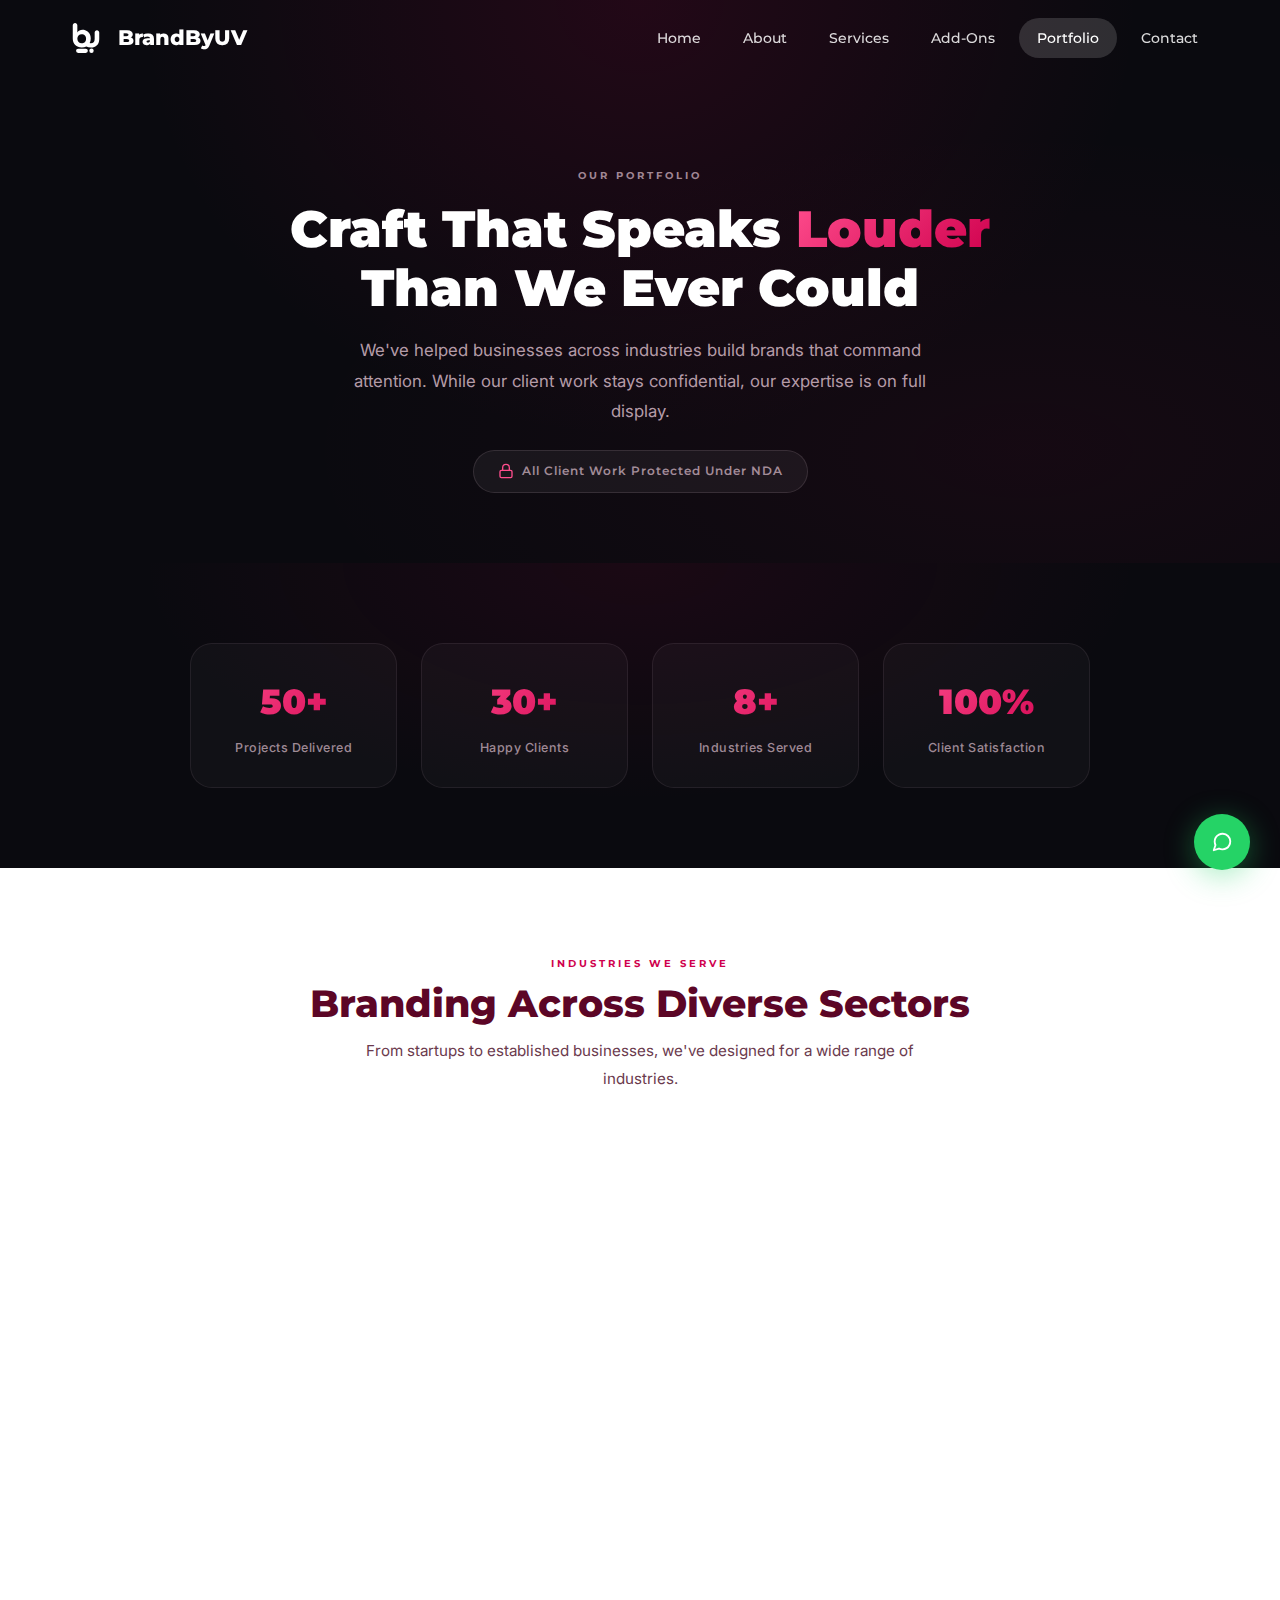
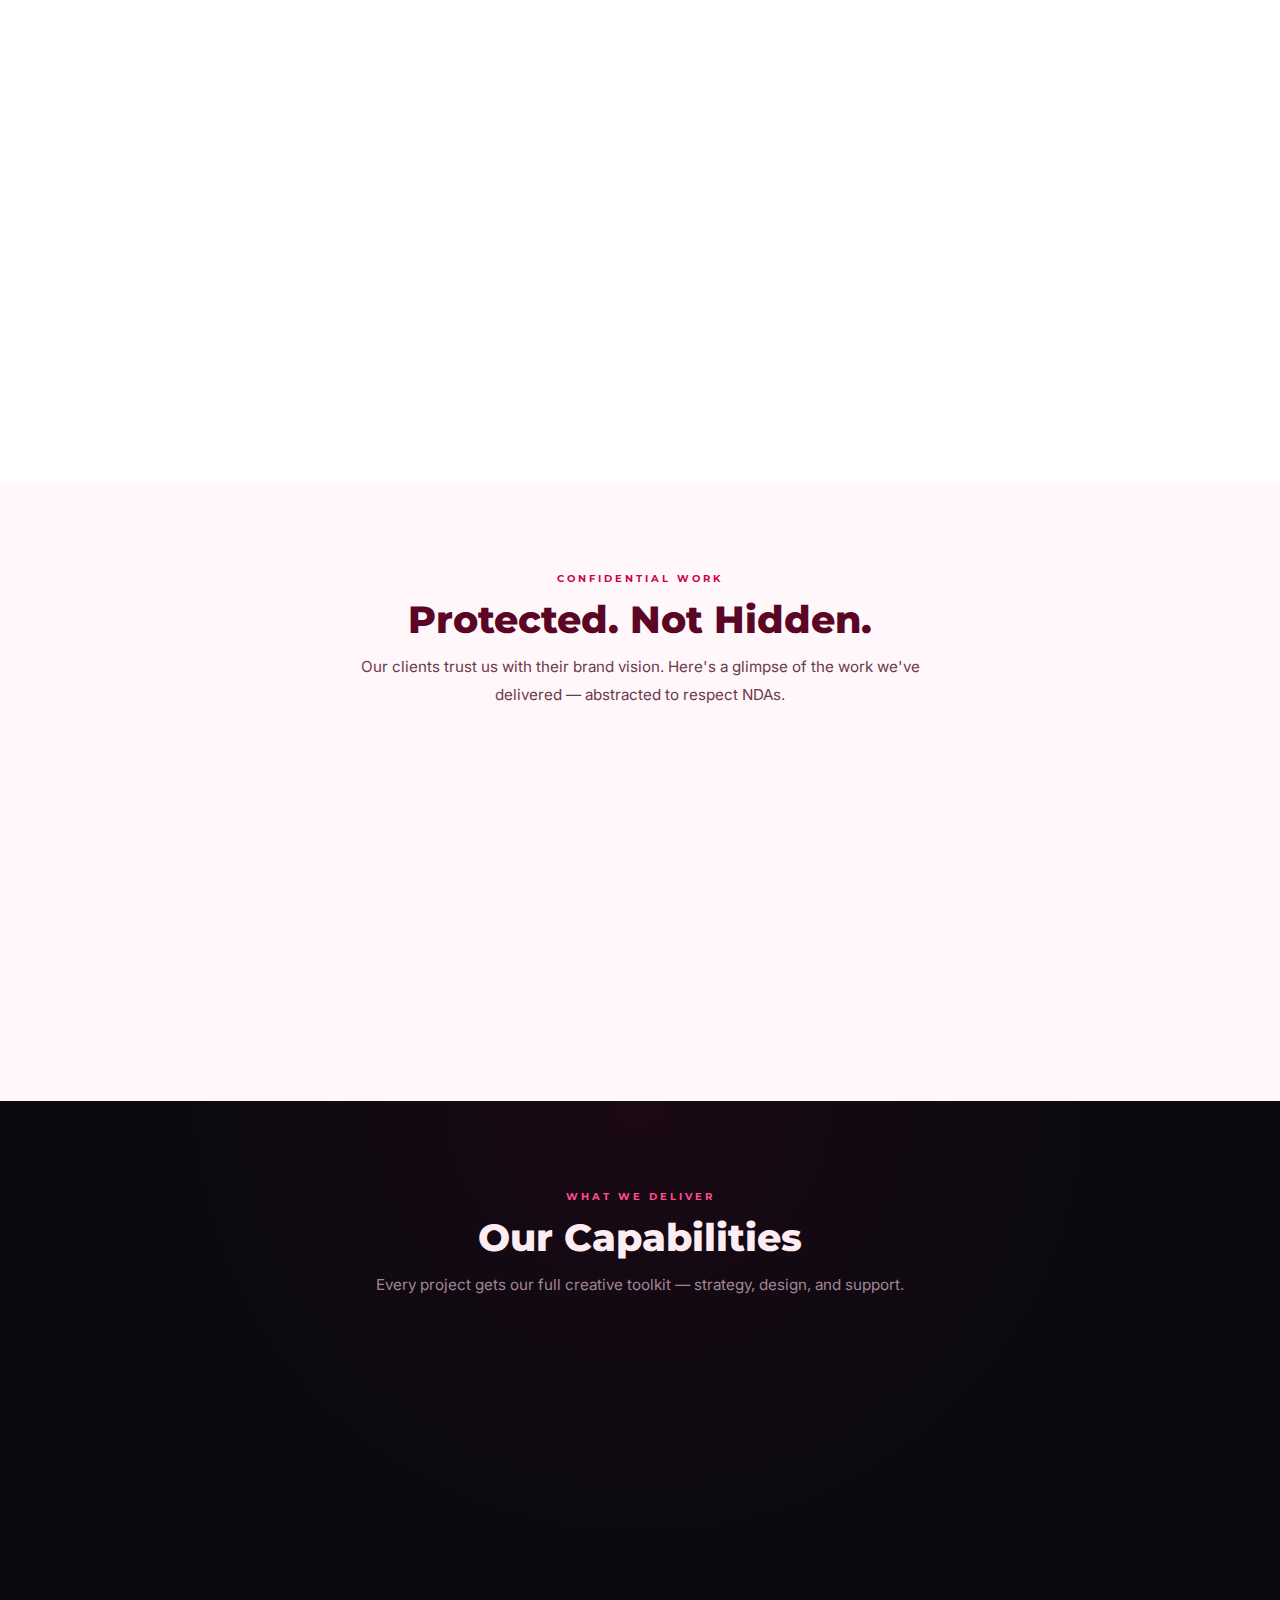
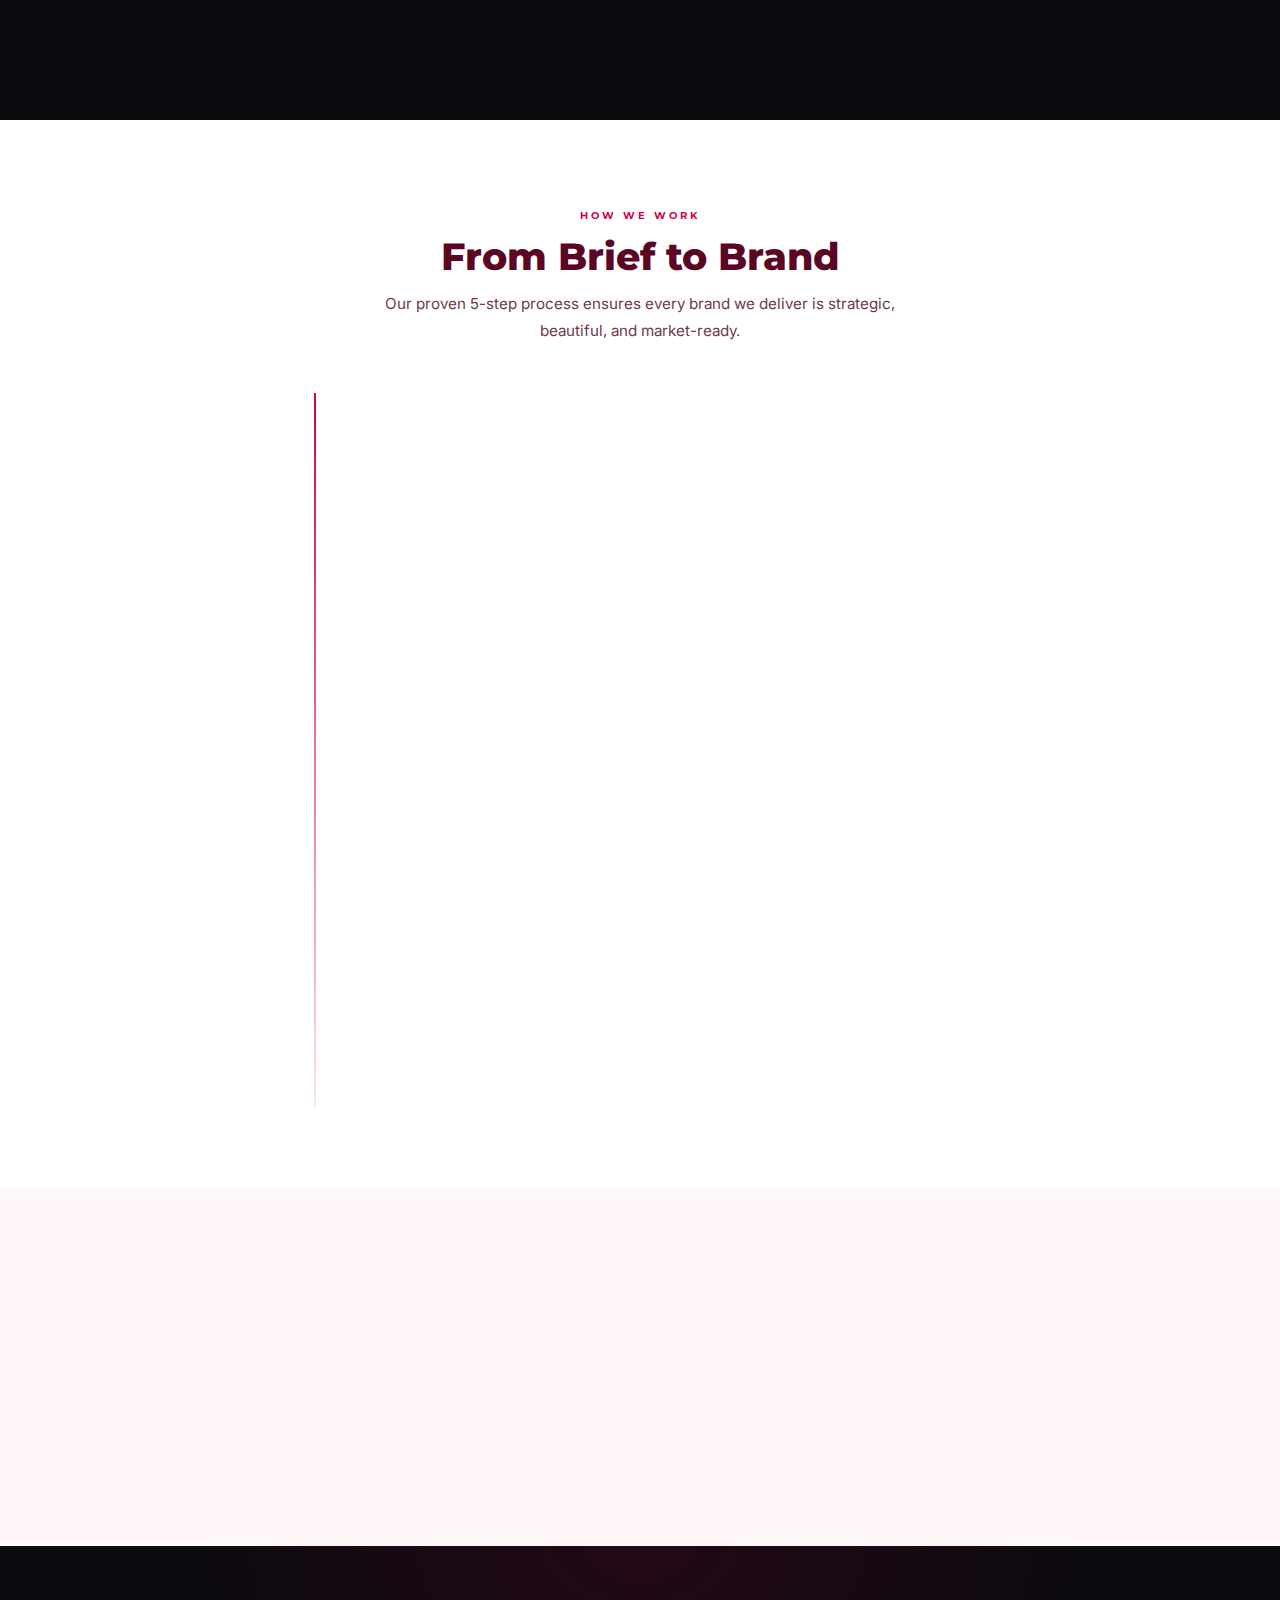
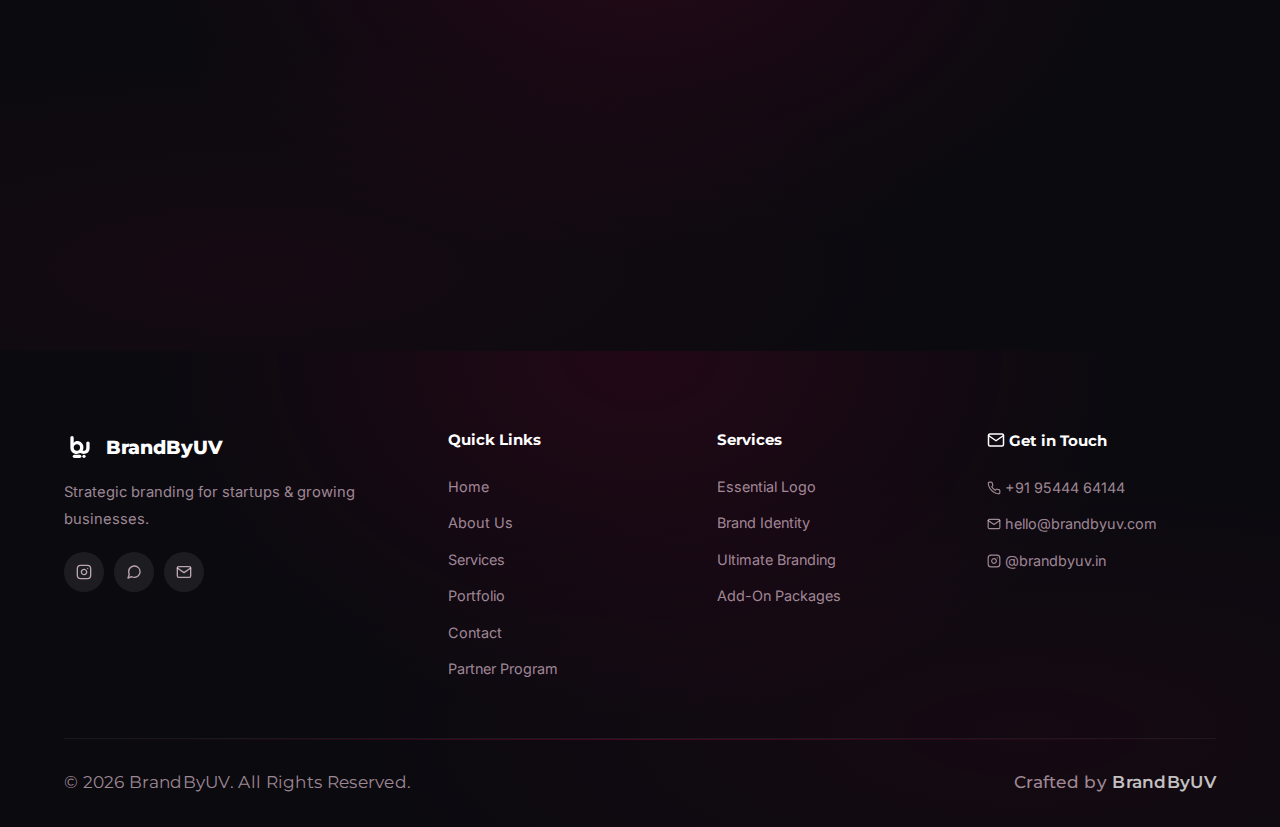
<file: portfolio.html>
<!DOCTYPE html>
<html lang="en">

<head>
    <meta charset="UTF-8">
    <meta name="viewport" content="width=device-width, initial-scale=1.0">
    <!-- PRIMARY SEO CONFIGURED -->
    <title>Portfolio & Craft — BrandByUV Case Studies</title>
    <meta name="title" content="Portfolio & Craft — BrandByUV Case Studies">
    <meta name="description" content="Discover the premium industries served by BrandByUV. See our highly confidential, NDA-friendly branding process and the high-end craft we bring to clients.">
    <meta name="author" content="Ihsan MK — BrandByUV">
    <meta name="keywords" content="BrandByUV, Ihsan MK, Premium Branding Agency in India, Logo Design, Brand Strategy, UI/UX Design, Corporate Identity, Business Branding">
    <link rel="canonical" href="https://brandbyuv.com/portfolio.html">

    <!-- OPEN GRAPH / FACEBOOK -->
    <meta property="og:type" content="website">
    <meta property="og:url" content="https://brandbyuv.com/portfolio.html">
    <meta property="og:title" content="Portfolio & Craft — BrandByUV Case Studies">
    <meta property="og:description" content="Discover the premium industries served by BrandByUV. See our highly confidential, NDA-friendly branding process and the high-end craft we bring to clients.">
    <meta property="og:image" content="https://brandbyuv.com/images/og-image.jpg">

    <!-- TWITTER / X -->
    <meta property="twitter:card" content="summary_large_image">
    <meta property="twitter:url" content="https://brandbyuv.com/portfolio.html">
    <meta property="twitter:title" content="Portfolio & Craft — BrandByUV Case Studies">
    <meta property="twitter:description" content="Discover the premium industries served by BrandByUV. See our highly confidential, NDA-friendly branding process and the high-end craft we bring to clients.">
    <meta property="twitter:image" content="https://brandbyuv.com/images/og-image.jpg">
            <link rel="stylesheet" href="css/style.css">
    <link rel="icon" href="images/iconlogo_white.svg">
    <style>
        /* ================================================================
           PORTFOLIO PAGE — Creative NDA-Friendly Design
           ================================================================ */

        /* ---------- DARK BANNER ---------- */
        .hero-dark {
            padding: 160px 0 70px;
            text-align: center;
            position: relative;
            overflow: hidden;
            background: radial-gradient(ellipse at 50% 0%, rgba(147, 0, 60, 0.18) 0%, transparent 55%),
                radial-gradient(ellipse at 80% 80%, rgba(207, 0, 77, 0.06) 0%, transparent 50%),
                #0a0a0f;
        }

        .hero-dark h1 {
            font-family: var(--font-heading);
            font-weight: 900;
            font-size: clamp(2rem, 4vw, 3.2rem);
            color: #fff;
            line-height: 1.15;
            margin-bottom: 18px;
        }

        .hero-dark h1 em {
            font-style: normal;
            background: linear-gradient(135deg, #ff4d8d, #cf004d);
            -webkit-background-clip: text;
            -webkit-text-fill-color: transparent;
            background-clip: text;
        }

        .hero-dark .hero-desc {
            font-size: 1.05rem;
            color: rgba(255, 223, 236, 0.7);
            max-width: 600px;
            margin: 0 auto;
            line-height: 1.8;
        }

        .hero-dark .ey {
            display: inline-block;
            font-family: var(--font-heading);
            font-weight: 700;
            font-size: 0.65rem;
            letter-spacing: 3px;
            text-transform: uppercase;
            color: rgba(255, 223, 236, 0.6);
            margin-bottom: 14px;
        }

        /* NDA Badge in hero */
        .nda-badge {
            display: inline-flex;
            align-items: center;
            gap: 8px;
            padding: 10px 24px;
            border-radius: 50px;
            background: rgba(255, 255, 255, 0.05);
            border: 1px solid rgba(255, 223, 236, 0.12);
            margin-top: 24px;
            font-family: var(--font-heading);
            font-weight: 600;
            font-size: 0.75rem;
            letter-spacing: 1px;
            color: rgba(255, 223, 236, 0.6);
        }

        .nda-badge svg {
            width: 16px;
            height: 16px;
            stroke: #ff4d8d;
            fill: none;
            stroke-width: 2;
        }

        /* ---------- SECTION COMMON ---------- */
        .ls {
            padding: 80px 0;
            background: var(--white);
        }

        .ls-alt {
            padding: 80px 0;
            background: var(--off-white);
        }

        .ds {
            padding: 80px 0;
            background: radial-gradient(ellipse at 50% 0%, rgba(147, 0, 60, 0.12) 0%, transparent 55%),
                #0a0a0f;
        }

        .ls-header {
            text-align: center;
            margin-bottom: 48px;
        }

        .ls-header .ey {
            display: inline-block;
            font-family: var(--font-heading);
            font-weight: 700;
            font-size: 0.65rem;
            letter-spacing: 3px;
            text-transform: uppercase;
            color: var(--accent);
            margin-bottom: 8px;
        }

        .ds .ls-header .ey {
            color: #ff4d8d;
        }

        .ls-header h2 {
            font-family: var(--font-heading);
            font-weight: 800;
            font-size: clamp(1.6rem, 3vw, 2.4rem);
            color: var(--dark);
            margin-bottom: 10px;
        }

        .ds .ls-header h2 {
            color: #feecf3;
        }

        .ls-header p {
            font-size: 0.95rem;
            color: var(--text-light);
            max-width: 560px;
            margin: 0 auto;
        }

        .ds .ls-header p {
            color: rgba(255, 223, 236, 0.6);
        }

        /* ---------- STATS STRIP ---------- */
        .stats-strip {
            display: grid;
            grid-template-columns: repeat(4, 1fr);
            gap: 24px;
            max-width: 900px;
            margin: 0 auto;
        }

        .stat-item {
            text-align: center;
            padding: 28px 16px;
            background: rgba(255, 255, 255, 0.03);
            border: 1px solid rgba(255, 223, 236, 0.08);
            border-radius: var(--radius-lg);
            transition: var(--transition);
        }

        .stat-item:hover {
            border-color: rgba(207, 0, 77, 0.2);
            background: rgba(255, 255, 255, 0.05);
            transform: translateY(-3px);
        }

        .stat-num {
            font-family: var(--font-heading);
            font-weight: 900;
            font-size: 2.2rem;
            background: linear-gradient(135deg, #ff4d8d, #cf004d);
            -webkit-background-clip: text;
            -webkit-text-fill-color: transparent;
            background-clip: text;
            margin-bottom: 6px;
        }

        .stat-label {
            font-size: 0.78rem;
            color: rgba(255, 223, 236, 0.6);
            font-weight: 500;
            letter-spacing: 0.5px;
        }

        /* ---------- INDUSTRY CARDS ---------- */
        .ind-grid {
            display: grid;
            grid-template-columns: repeat(4, 1fr);
            gap: 24px;
            max-width: 1140px;
            margin: 0 auto;
        }

        .ind-card {
            background: #fff;
            border: 1px solid rgba(0, 0, 0, 0.06);
            border-radius: 20px;
            padding: 32px 28px;
            display: flex;
            flex-direction: column;
            align-items: flex-start;
            text-align: left;
            position: relative;
            overflow: hidden;
            transition: all 0.4s cubic-bezier(0.165, 0.84, 0.44, 1);
            box-shadow: 0 6px 24px rgba(0, 0, 0, 0.02);
            min-height: 220px;
            z-index: 1;
        }

        .ind-card.span-2 {
            grid-column: span 2;
        }

        .ind-card:hover {
            transform: translateY(-2px);
            box-shadow: 0 12px 32px rgba(0, 0, 0, 0.04);
            border-color: rgba(207, 0, 77, 0.15);
        }

        .ind-icon {
            width: 48px;
            height: 48px;
            border-radius: 12px;
            background: rgba(207, 0, 77, 0.04);
            display: flex;
            align-items: center;
            justify-content: center;
            margin-bottom: auto;
            color: var(--accent);
            transition: all 0.3s ease;
        }

        .ind-card:hover .ind-icon {
            background: rgba(207, 0, 77, 0.08);
            transform: translateY(-2px);
        }

        .ind-icon svg {
            width: 26px;
            height: 26px;
            stroke: currentColor;
            fill: none;
            stroke-width: 1.8;
            stroke-linecap: round;
            stroke-linejoin: round;
            transition: stroke 0.4s;
        }

        .ind-content {
            margin-top: 32px;
            position: relative;
            z-index: 2;
        }

        .ind-card h4 {
            font-family: var(--font-heading);
            font-weight: 700;
            font-size: 1.1rem;
            color: var(--dark);
            margin-bottom: 6px;
            transition: color 0.3s;
        }

        .ind-card p {
            font-size: 0.85rem;
            color: var(--text-light);
            line-height: 1.5;
            margin: 0;
        }

        /* ---------- CAPABILITIES SHOWCASE ---------- */
        .cap-grid {
            display: grid;
            grid-template-columns: repeat(3, 1fr);
            gap: 24px;
            max-width: 1100px;
            margin: 0 auto;
        }

        .cap-card {
            background: rgba(255, 255, 255, 0.03);
            border: 1px solid rgba(255, 223, 236, 0.08);
            border-radius: var(--radius-lg);
            padding: 36px 28px;
            transition: var(--transition);
            position: relative;
            overflow: hidden;
        }

        .cap-card::after {
            content: '';
            position: absolute;
            bottom: 0;
            left: 0;
            right: 0;
            height: 3px;
            background: var(--gradient-accent);
            transform: scaleX(0);
            transition: transform 0.4s;
        }

        .cap-card:hover::after {
            transform: scaleX(1);
        }

        .cap-card:hover {
            border-color: rgba(207, 0, 77, 0.2);
            background: rgba(255, 255, 255, 0.05);
            transform: translateY(-4px);
        }

        .cap-icon {
            width: 48px;
            height: 48px;
            border-radius: var(--radius);
            background: var(--gradient-accent);
            display: flex;
            align-items: center;
            justify-content: center;
            margin-bottom: 20px;
        }

        .cap-icon svg {
            width: 24px;
            height: 24px;
            stroke: #fff;
            fill: none;
            stroke-width: 2;
            stroke-linecap: round;
            stroke-linejoin: round;
        }

        .cap-card h4 {
            font-family: var(--font-heading);
            font-weight: 700;
            font-size: 1.05rem;
            color: #feecf3;
            margin-bottom: 10px;
        }

        .cap-card p {
            font-size: 0.82rem;
            color: rgba(255, 223, 236, 0.55);
            line-height: 1.7;
            margin-bottom: 16px;
        }

        .cap-tags {
            display: flex;
            gap: 6px;
            flex-wrap: wrap;
        }

        .cap-tag {
            padding: 4px 12px;
            border-radius: 40px;
            font-size: 0.65rem;
            font-weight: 600;
            letter-spacing: 0.5px;
            background: rgba(207, 0, 77, 0.1);
            color: #ff4d8d;
            border: 1px solid rgba(207, 0, 77, 0.15);
        }

        /* ---------- PROCESS TIMELINE ---------- */
        .timeline {
            max-width: 700px;
            margin: 0 auto;
            position: relative;
        }

        .timeline::before {
            content: '';
            position: absolute;
            left: 24px;
            top: 0;
            bottom: 0;
            width: 2px;
            background: linear-gradient(180deg, var(--accent), rgba(207, 0, 77, 0.1));
        }

        .tl-step {
            display: flex;
            gap: 24px;
            margin-bottom: 32px;
            position: relative;
        }

        .tl-step:last-child {
            margin-bottom: 0;
        }

        .tl-dot {
            width: 50px;
            height: 50px;
            min-width: 50px;
            border-radius: 50%;
            background: var(--gradient-accent);
            display: flex;
            align-items: center;
            justify-content: center;
            font-family: var(--font-heading);
            font-weight: 900;
            font-size: 0.85rem;
            color: #fff;
            z-index: 1;
            box-shadow: 0 0 0 6px rgba(207, 0, 77, 0.08);
        }

        .tl-content {
            background: var(--gradient-card);
            border: 1px solid var(--border);
            border-radius: var(--radius-lg);
            padding: 24px;
            flex: 1;
            transition: var(--transition);
        }

        .tl-content:hover {
            box-shadow: var(--shadow-md);
            border-color: rgba(207, 0, 77, 0.15);
        }

        .tl-content h4 {
            font-family: var(--font-heading);
            font-weight: 700;
            font-size: 1rem;
            color: var(--dark);
            margin-bottom: 6px;
        }

        .tl-content p {
            font-size: 0.82rem;
            color: var(--text-light);
            line-height: 1.6;
        }

        /* ---------- CONFIDENTIAL GALLERY ---------- */
        .conf-grid {
            display: grid;
            grid-template-columns: repeat(3, 1fr);
            gap: 20px;
            max-width: 1100px;
            margin: 0 auto;
        }

        .conf-card {
            border-radius: var(--radius-lg);
            overflow: hidden;
            position: relative;
            aspect-ratio: 4/3;
            cursor: default;
        }

        .conf-bg {
            width: 100%;
            height: 100%;
            display: flex;
            flex-direction: column;
            align-items: center;
            justify-content: center;
            position: relative;
        }

        /* Animated geometric patterns inside each card */
        .conf-bg .geo {
            position: absolute;
            border-radius: 50%;
            opacity: 0.15;
            animation: geoFloat 8s ease-in-out infinite;
        }

        @keyframes geoFloat {

            0%,
            100% {
                transform: translate(0, 0) scale(1);
            }

            25% {
                transform: translate(10px, -10px) scale(1.05);
            }

            50% {
                transform: translate(-5px, 8px) scale(0.95);
            }

            75% {
                transform: translate(8px, 5px) scale(1.02);
            }
        }

        .conf-overlay {
            position: absolute;
            inset: 0;
            display: flex;
            flex-direction: column;
            align-items: center;
            justify-content: center;
            background: rgba(10, 10, 15, 0);
            backdrop-filter: blur(0px);
            transition: all 0.4s;
        }

        .conf-card:hover .conf-overlay {
            background: rgba(10, 10, 15, 0.7);
            backdrop-filter: blur(8px);
        }

        .conf-overlay-inner {
            text-align: center;
            opacity: 0;
            transform: translateY(12px);
            transition: all 0.4s;
        }

        .conf-card:hover .conf-overlay-inner {
            opacity: 1;
            transform: translateY(0);
        }

        .conf-lock {
            width: 40px;
            height: 40px;
            border-radius: 50%;
            background: rgba(207, 0, 77, 0.15);
            display: flex;
            align-items: center;
            justify-content: center;
            margin: 0 auto 12px;
        }

        .conf-lock svg {
            width: 18px;
            height: 18px;
            stroke: #ff4d8d;
            fill: none;
            stroke-width: 2;
            stroke-linecap: round;
            stroke-linejoin: round;
        }

        .conf-overlay-inner h4 {
            font-family: var(--font-heading);
            font-weight: 700;
            font-size: 0.95rem;
            color: #fff;
            margin-bottom: 4px;
        }

        .conf-overlay-inner p {
            font-size: 0.72rem;
            color: rgba(255, 223, 236, 0.6);
            font-weight: 500;
        }

        .conf-overlay-inner .conf-type {
            display: inline-block;
            padding: 3px 10px;
            border-radius: 40px;
            font-size: 0.6rem;
            font-weight: 700;
            letter-spacing: 1px;
            background: rgba(207, 0, 77, 0.15);
            color: #ff4d8d;
            margin-top: 8px;
        }

        /* card gradient backgrounds */
        .cf-1 .conf-bg {
            background: linear-gradient(135deg, #1a0a12, #2a1020, #1a0a18);
        }

        .cf-2 .conf-bg {
            background: linear-gradient(135deg, #0a1a1a, #102a20, #0a1a18);
        }

        .cf-3 .conf-bg {
            background: linear-gradient(135deg, #0a0a1a, #101a2a, #0a1018);
        }

        .cf-4 .conf-bg {
            background: linear-gradient(135deg, #1a1a0a, #2a2010, #1a180a);
        }

        .cf-5 .conf-bg {
            background: linear-gradient(135deg, #1a0a1a, #20102a, #180a1a);
        }

        .cf-6 .conf-bg {
            background: linear-gradient(135deg, #0a1a12, #10202a, #0a181a);
        }

        .cf-1 .geo {
            background: #cf004d;
        }

        .cf-2 .geo {
            background: #00c853;
        }

        .cf-3 .geo {
            background: #2979ff;
        }

        .cf-4 .geo {
            background: #ff9100;
        }

        .cf-5 .geo {
            background: #ab47bc;
        }

        .cf-6 .geo {
            background: #00bcd4;
        }

        /* ---------- TESTIMONIAL QUOTE ---------- */
        .quote-section {
            text-align: center;
            max-width: 700px;
            margin: 0 auto;
        }

        .quote-mark {
            font-family: var(--font-heading);
            font-size: 4rem;
            line-height: 1;
            color: var(--accent);
            opacity: 0.3;
            margin-bottom: -10px;
        }

        .quote-text {
            font-family: var(--font-heading);
            font-weight: 600;
            font-size: 1.25rem;
            color: var(--dark);
            line-height: 1.7;
            margin-bottom: 20px;
            font-style: italic;
        }

        .quote-attr {
            font-size: 0.82rem;
            color: var(--text-light);
        }

        .quote-attr strong {
            color: var(--dark);
        }

        /* ---------- CTA FINAL ---------- */
        .cta-final {
            padding: 100px 0;
            text-align: center;
            background: radial-gradient(ellipse at 50% 0%, rgba(147, 0, 60, 0.18) 0%, transparent 55%),
                radial-gradient(ellipse at 20% 80%, rgba(207, 0, 77, 0.06) 0%, transparent 50%),
                #0a0a0f;
        }

        .cta-final h2 {
            font-family: var(--font-heading);
            font-weight: 900;
            font-size: clamp(1.6rem, 3vw, 2.4rem);
            color: #feecf3;
            margin-bottom: 16px;
        }

        .cta-final p {
            color: rgba(255, 223, 236, 0.7);
            font-size: 1rem;
            max-width: 540px;
            margin: 0 auto 28px;
            line-height: 1.7;
        }

        .cta-final .cb {
            display: flex;
            gap: 14px;
            justify-content: center;
            flex-wrap: wrap;
        }

        /* ---------- FOOTER LINKS ROW ---------- */
        .footer-links-row {
            display: contents;
        }

        /* ========== RESPONSIVE: TABLET (≤1024px) ========== */
        @media (max-width: 1024px) {
            .hero-dark {
                padding: 130px 0 50px;
            }

            .stats-strip {
                grid-template-columns: repeat(2, 1fr);
                max-width: 400px;
            }

            .ind-grid {
                grid-template-columns: repeat(2, 1fr);
            }

            .cap-grid {
                grid-template-columns: 1fr;
                max-width: 520px;
            }

            .conf-grid {
                grid-template-columns: repeat(2, 1fr);
            }
        }

        /* ========== RESPONSIVE: MOBILE (≤768px) ========== */
        @media (max-width: 768px) {
            .hero-dark {
                padding: 100px 0 40px;
            }

            .hero-dark h1 {
                font-size: 1.5rem;
            }

            .hero-dark .hero-desc {
                font-size: 0.88rem;
            }

            .ls,
            .ls-alt,
            .ds {
                padding: 64px 0;
            }

            .ls-header {
                margin-bottom: 32px;
            }

            .ls-header h2 {
                font-size: 1.4rem;
            }

            .ls-header p {
                font-size: 0.82rem;
            }

            .stats-strip {
                grid-template-columns: repeat(2, 1fr);
                gap: 14px;
            }

            .stat-num {
                font-size: 1.6rem;
            }

            .stat-item {
                padding: 20px 12px;
            }

            .ind-grid {
                grid-template-columns: repeat(2, 1fr);
                gap: 16px;
            }

            .ind-card {
                padding: 24px 20px;
                min-height: 180px;
            }

            .ind-card.span-2 {
                grid-column: span 2;
            }

            .ind-icon {
                width: 46px;
                height: 46px;
            }

            .ind-card h4 {
                font-size: 0.95rem;
            }

            .ind-card p {
                font-size: 0.8rem;
            }

            .cap-grid {
                grid-template-columns: 1fr;
                max-width: 100%;
                gap: 16px;
            }

            .cap-card {
                padding: 28px 22px;
            }

            .conf-grid {
                grid-template-columns: 1fr;
                gap: 16px;
            }

            .conf-card {
                aspect-ratio: 16/9;
            }

            .conf-overlay-inner {
                padding: 0 16px;
                display: flex;
                flex-direction: column;
                justify-content: center;
                align-items: center;
            }

            .conf-lock {
                width: 36px;
                height: 36px;
                margin-bottom: 8px;
            }

            .conf-lock svg {
                width: 16px;
                height: 16px;
            }

            .conf-overlay-inner h4 {
                font-size: 0.9rem;
                margin-bottom: 4px;
            }

            .conf-overlay-inner p {
                font-size: 0.72rem;
            }

            .conf-overlay-inner .conf-type {
                font-size: 0.6rem;
                padding: 3px 10px;
                margin-top: 6px;
                margin-bottom: 8px !important;
            }

            .conf-overlay-inner>div {
                margin-top: 6px !important;
            }

            .timeline::before {
                left: 20px;
            }

            .tl-dot {
                width: 42px;
                height: 42px;
                min-width: 42px;
                font-size: 0.75rem;
            }

            .tl-content {
                padding: 18px;
            }

            .tl-content h4 {
                font-size: 0.9rem;
            }

            .tl-content p {
                font-size: 0.78rem;
            }

            .quote-text {
                font-size: 1rem;
            }

            .cta-final {
                padding: 64px 0;
            }

            .cta-final h2 {
                font-size: 1.4rem;
            }

            .cta-final p {
                font-size: 0.85rem;
            }

            .cta-final .cb .btn {
                padding: 10px 18px;
                font-size: 0.75rem;
            }

            .footer-links-row {
                display: grid;
                grid-template-columns: 1fr 1fr;
                gap: 20px;
            }

            .footer-col.footer-touch {
                padding: 24px 20px;
                background: linear-gradient(135deg, rgba(207, 0, 77, 0.08), rgba(147, 0, 60, 0.12));
                border-radius: var(--radius-lg);
                border: 1px solid rgba(207, 0, 77, 0.15);
                margin-top: 12px;
                text-align: center;
                display: flex;
                flex-direction: column;
                align-items: center;
            }

            .footer-brand {
                text-align: center;
                display: flex;
                flex-direction: column;
                align-items: center;
            }

            .footer-brand .footer-social {
                justify-content: center;
            }

            .footer-bottom {
                flex-direction: column;
                gap: 6px;
                text-align: center;
            }
        }

        /* ========== RESPONSIVE: SMALL MOBILE (≤480px) ========== */
        @media (max-width: 480px) {
            .hero-dark {
                padding: 80px 0 30px;
            }

            .hero-dark h1 {
                font-size: 1.35rem;
            }

            .hero-dark .hero-desc {
                font-size: 0.82rem;
            }

            .nda-badge {
                font-size: 0.65rem;
                padding: 8px 16px;
            }

            .ls,
            .ls-alt,
            .ds {
                padding: 48px 0;
            }

            .stats-strip {
                gap: 10px;
            }

            .stat-num {
                font-size: 1.4rem;
            }

            .stat-label {
                font-size: 0.68rem;
            }

            .ind-grid {
                grid-template-columns: 1fr;
                gap: 12px;
            }

            .ind-card {
                padding: 16px 20px;
                min-height: auto;
                flex-direction: row;
                align-items: center;
                gap: 16px;
            }

            .ind-card.span-2 {
                grid-column: span 1;
            }

            .ind-icon {
                width: 40px;
                height: 40px;
                min-width: 40px;
                margin-bottom: 0;
            }

            .ind-icon svg {
                width: 20px;
                height: 20px;
            }

            .ind-content {
                margin-top: 0;
            }

            .ind-card h4 {
                font-size: 0.95rem;
                margin-bottom: 2px;
            }

            .ind-card p {
                font-size: 0.78rem;
            }

            .conf-grid {
                grid-template-columns: 1fr;
            }

            .conf-card {
                aspect-ratio: 16/9;
            }

            .conf-overlay-inner {
                padding: 0 10px;
                display: flex;
                flex-direction: column;
                justify-content: center;
                align-items: center;
            }

            .conf-lock {
                width: 32px;
                height: 32px;
                margin-bottom: 6px;
            }

            .conf-lock svg {
                width: 14px;
                height: 14px;
            }

            .conf-overlay-inner h4 {
                font-size: 0.82rem;
                margin-bottom: 2px;
            }

            .conf-overlay-inner p {
                font-size: 0.65rem;
                line-height: 1.2;
            }

            .conf-overlay-inner .conf-type {
                font-size: 0.55rem;
                padding: 2px 8px;
                margin-bottom: 6px !important;
                margin-top: 4px;
            }

            .conf-overlay-inner>div {
                margin-top: 4px !important;
            }

            .conf-overlay-inner a.btn-sm {
                padding: 6px 12px !important;
                font-size: 0.65rem !important;
            }

            .timeline::before {
                left: 16px;
            }

            .tl-dot {
                width: 34px;
                height: 34px;
                min-width: 34px;
                font-size: 0.65rem;
            }

            .tl-step {
                gap: 16px;
            }

            .cta-final {
                padding: 48px 0;
            }
        }
    </style>
</head>

<body>

    <!-- Page Loader -->
    <div class="page-loader">
        <div class="loader-spinner"></div>
    </div>

    <!-- Navigation -->
    <nav class="navbar" id="navbar">
        <div class="container">
            <a href="index.html" class="nav-logo">
                <img src="images/iconlogo_white.svg" alt="BrandByUV Logo" class="nav-brand-icon">
                <span class="nav-logo-text">BrandByUV</span>
            </a>
            <div class="nav-links">
                <a href="index.html">Home</a>
                <a href="about.html">About</a>
                <a href="services.html">Services</a>
                <a href="addons.html">Add-Ons</a>
                <a href="portfolio.html" class="active">Portfolio</a>
                <a href="contact.html">Contact</a>
            </div>
            <div class="hamburger" id="hamburger"><span></span><span></span><span></span></div>
        </div>
    </nav>
    <div class="mobile-nav" id="mobileNav">
        <a href="index.html">Home</a><a href="about.html">About</a><a href="services.html">Services</a><a
            href="addons.html">Add-Ons</a><a href="portfolio.html" class="active">Portfolio</a><a
            href="contact.html">Contact</a>
    </div>

    <!-- ===== BANNER ===== -->
    <section class="hero-dark">
        <div class="container">
            <p class="ey">Our Portfolio</p>
            <h1>Craft That Speaks <em>Louder</em><br>Than We Ever Could</h1>
            <p class="hero-desc">We've helped businesses across industries build brands that command attention. While
                our client work stays confidential, our expertise is on full display.</p>
            <div class="nda-badge">
                <svg viewBox="0 0 24 24" stroke-linecap="round" stroke-linejoin="round">
                    <rect x="3" y="11" width="18" height="11" rx="2" ry="2" />
                    <path d="M7 11V7a5 5 0 0 1 10 0v4" />
                </svg>
                All Client Work Protected Under NDA
            </div>
        </div>
    </section>

    <!-- ===== STATS ===== -->
    <section class="ds">
        <div class="container">
            <div class="stats-strip">
                <div class="stat-item fade-in">
                    <div class="stat-num">50+</div>
                    <div class="stat-label">Projects Delivered</div>
                </div>
                <div class="stat-item fade-in delay-1">
                    <div class="stat-num">30+</div>
                    <div class="stat-label">Happy Clients</div>
                </div>
                <div class="stat-item fade-in delay-2">
                    <div class="stat-num">8+</div>
                    <div class="stat-label">Industries Served</div>
                </div>
                <div class="stat-item fade-in delay-3">
                    <div class="stat-num">100%</div>
                    <div class="stat-label">Client Satisfaction</div>
                </div>
            </div>
        </div>
    </section>

    <!-- ===== INDUSTRIES SERVED ===== -->
    <section class="ls">
        <div class="container">
            <div class="ls-header">
                <p class="ey">Industries We Serve</p>
                <h2>Branding Across Diverse Sectors</h2>
                <p>From startups to established businesses, we've designed for a wide range of industries.</p>
            </div>
            <div class="ind-grid">
                <div class="ind-card span-2 fade-in">
                    <div class="ind-icon">
                        <svg viewBox="0 0 24 24">
                            <path d="M3 9l9-7 9 7v11a2 2 0 0 1-2 2H5a2 2 0 0 1-2-2z" />
                            <polyline points="9 22 9 12 15 12 15 22" />
                        </svg>
                    </div>
                    <div class="ind-content">
                        <h4>Real Estate</h4>
                        <p>Property brands & agencies</p>
                    </div>
                </div>
                <div class="ind-card fade-in delay-1">
                    <div class="ind-icon">
                        <svg viewBox="0 0 24 24">
                            <path d="M18 8h1a4 4 0 0 1 0 8h-1" />
                            <path d="M2 8h16v9a4 4 0 0 1-4 4H6a4 4 0 0 1-4-4V8z" />
                            <line x1="6" y1="1" x2="6" y2="4" />
                            <line x1="10" y1="1" x2="10" y2="4" />
                            <line x1="14" y1="1" x2="14" y2="4" />
                        </svg>
                    </div>
                    <div class="ind-content">
                        <h4>Food & Beverage</h4>
                        <p>Cafés, restaurants & F&B brands</p>
                    </div>
                </div>
                <div class="ind-card fade-in delay-2">
                    <div class="ind-icon">
                        <svg viewBox="0 0 24 24">
                            <rect x="2" y="3" width="20" height="14" rx="2" ry="2" />
                            <line x1="8" y1="21" x2="16" y2="21" />
                            <line x1="12" y1="17" x2="12" y2="21" />
                        </svg>
                    </div>
                    <div class="ind-content">
                        <h4>Technology</h4>
                        <p>SaaS, apps & tech startups</p>
                    </div>
                </div>
                <div class="ind-card fade-in delay-3">
                    <div class="ind-icon">
                        <svg viewBox="0 0 24 24">
                            <path
                                d="M20.84 4.61a5.5 5.5 0 0 0-7.78 0L12 5.67l-1.06-1.06a5.5 5.5 0 0 0-7.78 7.78l1.06 1.06L12 21.23l7.78-7.78 1.06-1.06a5.5 5.5 0 0 0 0-7.78z" />
                        </svg>
                    </div>
                    <div class="ind-content">
                        <h4>Health & Wellness</h4>
                        <p>Clinics, wellness & fitness</p>
                    </div>
                </div>
                <div class="ind-card span-2 fade-in">
                    <div class="ind-icon">
                        <svg viewBox="0 0 24 24">
                            <path d="M6 2L3 6v14a2 2 0 0 0 2 2h14a2 2 0 0 0 2-2V6l-3-4z" />
                            <line x1="3" y1="6" x2="21" y2="6" />
                            <path d="M16 10a4 4 0 0 1-8 0" />
                        </svg>
                    </div>
                    <div class="ind-content">
                        <h4>E-Commerce</h4>
                        <p>Online stores & D2C brands</p>
                    </div>
                </div>
                <div class="ind-card fade-in delay-1">
                    <div class="ind-icon">
                        <svg viewBox="0 0 24 24">
                            <path d="M22 19a2 2 0 0 1-2 2H4a2 2 0 0 1-2-2V5a2 2 0 0 1 2-2h5l2 3h9a2 2 0 0 1 2 2z" />
                        </svg>
                    </div>
                    <div class="ind-content">
                        <h4>Education</h4>
                        <p>EdTech, coaching & institutes</p>
                    </div>
                </div>
                <div class="ind-card span-2 fade-in delay-2">
                    <div class="ind-icon">
                        <svg viewBox="0 0 24 24">
                            <circle cx="12" cy="12" r="10" />
                            <polygon points="10 8 16 12 10 16 10 8" />
                        </svg>
                    </div>
                    <div class="ind-content">
                        <h4>Media & Entertainment</h4>
                        <p>Content creators & studios</p>
                    </div>
                </div>
                <div class="ind-card span-2 fade-in delay-3">
                    <div class="ind-icon">
                        <svg viewBox="0 0 24 24">
                            <rect x="2" y="7" width="20" height="14" rx="2" ry="2" />
                            <path d="M16 21V5a2 2 0 0 0-2-2h-4a2 2 0 0 0-2 2v16" />
                        </svg>
                    </div>
                    <div class="ind-content">
                        <h4>Professional Services</h4>
                        <p>Consulting, legal & finance</p>
                    </div>
                </div>
            </div>

            <div style="text-align: center; margin-top: 56px;" class="fade-in">
                <p style="margin-bottom: 16px; color: var(--text-light); font-size: 0.95rem;">Curious to see our work in
                    your industry?</p>
                <a href="https://wa.me/919544464144" target="_blank" class="btn btn-primary"
                    style="display: inline-flex; align-items: center; gap: 8px;">
                    <svg width="18" height="18" viewBox="0 0 24 24" fill="none" stroke="currentColor" stroke-width="2"
                        stroke-linecap="round" stroke-linejoin="round">
                        <path d="M21 15a2 2 0 0 1-2 2H7l-4 4V5a2 2 0 0 1 2-2h14a2 2 0 0 1 2 2z"></path>
                    </svg>
                    Message Us for Examples
                </a>
            </div>
        </div>
    </section>

    <!-- ===== CONFIDENTIAL GALLERY ===== -->
    <section class="ls-alt">
        <div class="container">
            <div class="ls-header">
                <p class="ey">Confidential Work</p>
                <h2>Protected. Not Hidden.</h2>
                <p>Our clients trust us with their brand vision. Here's a glimpse of the work we've delivered —
                    abstracted to respect NDAs.</p>
            </div>
            <div class="conf-grid">
                <!-- Card 1 -->
                <div class="conf-card cf-1 fade-in">
                    <div class="conf-bg">
                        <div class="geo" style="width:120px;height:120px;top:-20px;right:-20px;animation-delay:0s;">
                        </div>
                        <div class="geo" style="width:80px;height:80px;bottom:20px;left:10px;animation-delay:2s;"></div>
                        <div class="geo"
                            style="width:50px;height:50px;top:40%;left:60%;animation-delay:4s;border-radius:8px;"></div>
                    </div>
                    <div class="conf-overlay">
                        <div class="conf-overlay-inner">
                            <div class="conf-lock"><svg viewBox="0 0 24 24">
                                    <rect x="3" y="11" width="18" height="11" rx="2" ry="2" />
                                    <path d="M7 11V7a5 5 0 0 1 10 0v4" />
                                </svg></div>
                            <h4>Confidential Project</h4>
                            <p>Complete Brand Identity</p>
                            <span class="conf-type" style="margin-bottom: 12px;">NDA Protected</span>
                            <div style="margin-top: 12px;">
                                <a href="https://wa.me/919544464144" target="_blank" class="btn btn-sm"
                                    style="background: rgba(255,255,255,0.1); color: #fff; border: 1px solid rgba(255,255,255,0.2); padding: 8px 16px; font-size: 0.75rem;">Message
                                    Us to View</a>
                            </div>
                        </div>
                    </div>
                </div>
                <!-- Card 2 -->
                <div class="conf-card cf-2 fade-in delay-1">
                    <div class="conf-bg">
                        <div class="geo" style="width:100px;height:100px;top:10px;left:-10px;animation-delay:1s;"></div>
                        <div class="geo" style="width:60px;height:60px;bottom:-10px;right:30px;animation-delay:3s;">
                        </div>
                        <div class="geo"
                            style="width:40px;height:40px;top:50%;right:10%;animation-delay:5s;border-radius:4px;">
                        </div>
                    </div>
                    <div class="conf-overlay">
                        <div class="conf-overlay-inner">
                            <div class="conf-lock"><svg viewBox="0 0 24 24">
                                    <rect x="3" y="11" width="18" height="11" rx="2" ry="2" />
                                    <path d="M7 11V7a5 5 0 0 1 10 0v4" />
                                </svg></div>
                            <h4>Confidential Project</h4>
                            <p>Logo + Website Design</p>
                            <span class="conf-type" style="margin-bottom: 12px;">NDA Protected</span>
                            <div style="margin-top: 12px;">
                                <a href="https://wa.me/919544464144" target="_blank" class="btn btn-sm"
                                    style="background: rgba(255,255,255,0.1); color: #fff; border: 1px solid rgba(255,255,255,0.2); padding: 8px 16px; font-size: 0.75rem;">Message
                                    Us to View</a>
                            </div>
                        </div>
                    </div>
                </div>
                <!-- Card 3 -->
                <div class="conf-card cf-3 fade-in delay-2">
                    <div class="conf-bg">
                        <div class="geo" style="width:90px;height:90px;bottom:10px;left:20%;animation-delay:0.5s;">
                        </div>
                        <div class="geo" style="width:70px;height:70px;top:-15px;right:15%;animation-delay:2.5s;"></div>
                        <div class="geo"
                            style="width:45px;height:45px;top:45%;left:10%;animation-delay:4.5s;border-radius:6px;">
                        </div>
                    </div>
                    <div class="conf-overlay">
                        <div class="conf-overlay-inner">
                            <div class="conf-lock"><svg viewBox="0 0 24 24">
                                    <rect x="3" y="11" width="18" height="11" rx="2" ry="2" />
                                    <path d="M7 11V7a5 5 0 0 1 10 0v4" />
                                </svg></div>
                            <h4>Confidential Project</h4>
                            <p>Brand Guidelines + Social Kit</p>
                            <span class="conf-type" style="margin-bottom: 12px;">NDA Protected</span>
                            <div style="margin-top: 12px;">
                                <a href="https://wa.me/919544464144" target="_blank" class="btn btn-sm"
                                    style="background: rgba(255,255,255,0.1); color: #fff; border: 1px solid rgba(255,255,255,0.2); padding: 8px 16px; font-size: 0.75rem;">Message
                                    Us to View</a>
                            </div>
                        </div>
                    </div>
                </div>

            </div>
        </div>
    </section>

    <!-- ===== CAPABILITIES ===== -->
    <section class="ds">
        <div class="container">
            <div class="ls-header">
                <p class="ey">What We Deliver</p>
                <h2>Our Capabilities</h2>
                <p>Every project gets our full creative toolkit — strategy, design, and support.</p>
            </div>
            <div class="cap-grid">
                <div class="cap-card fade-in">
                    <div class="cap-icon">
                        <svg viewBox="0 0 24 24">
                            <polygon points="12 2 2 7 12 12 22 7 12 2" />
                            <polyline points="2 17 12 22 22 17" />
                            <polyline points="2 12 12 17 22 12" />
                        </svg>
                    </div>
                    <h4>Logo & Visual Identity</h4>
                    <p>Strategically designed logos, icon systems, and visual marks that stand the test of time.</p>
                    <div class="cap-tags">
                        <span class="cap-tag">Logo Design</span>
                        <span class="cap-tag">Icon Systems</span>
                        <span class="cap-tag">Monograms</span>
                    </div>
                </div>
                <div class="cap-card fade-in delay-1">
                    <div class="cap-icon">
                        <svg viewBox="0 0 24 24">
                            <path d="M12 19l7-7 3 3-7 7-3-3z" />
                            <path d="M18 13l-1.5-7.5L2 2l3.5 14.5L13 18l5-5z" />
                            <path d="M2 2l7.586 7.586" />
                            <circle cx="11" cy="11" r="2" />
                        </svg>
                    </div>
                    <h4>Brand Strategy</h4>
                    <p>Color psychology, typography systems, and comprehensive brand guidelines that build equity.</p>
                    <div class="cap-tags">
                        <span class="cap-tag">Color Systems</span>
                        <span class="cap-tag">Typography</span>
                        <span class="cap-tag">Guidelines</span>
                    </div>
                </div>
                <div class="cap-card fade-in delay-2">
                    <div class="cap-icon">
                        <svg viewBox="0 0 24 24">
                            <circle cx="12" cy="12" r="10" />
                            <line x1="2" y1="12" x2="22" y2="12" />
                            <path
                                d="M12 2a15.3 15.3 0 0 1 4 10 15.3 15.3 0 0 1-4 10 15.3 15.3 0 0 1-4-10 15.3 15.3 0 0 1 4-10z" />
                        </svg>
                    </div>
                    <h4>Digital Presence</h4>
                    <p>Websites, social media kits, and digital assets that communicate your brand consistently online.
                    </p>
                    <div class="cap-tags">
                        <span class="cap-tag">Websites</span>
                        <span class="cap-tag">Social Media</span>
                        <span class="cap-tag">Digital Assets</span>
                    </div>
                </div>
            </div>
        </div>
    </section>

    <!-- ===== OUR PROCESS ===== -->
    <section class="ls">
        <div class="container">
            <div class="ls-header">
                <p class="ey">How We Work</p>
                <h2>From Brief to Brand</h2>
                <p>Our proven 5-step process ensures every brand we deliver is strategic, beautiful, and market-ready.
                </p>
            </div>
            <div class="timeline">
                <div class="tl-step fade-in">
                    <div class="tl-dot">01</div>
                    <div class="tl-content">
                        <h4>Discovery & Research</h4>
                        <p>We deep-dive into your business, audience, competitors, and market to understand what your
                            brand needs to communicate.</p>
                    </div>
                </div>
                <div class="tl-step fade-in delay-1">
                    <div class="tl-dot">02</div>
                    <div class="tl-content">
                        <h4>Strategy & Direction</h4>
                        <p>We map out your brand positioning, personality, color psychology, and typography system — the
                            DNA of your brand.</p>
                    </div>
                </div>
                <div class="tl-step fade-in delay-2">
                    <div class="tl-dot">03</div>
                    <div class="tl-content">
                        <h4>Creative Design</h4>
                        <p>Multiple concepts are crafted based on strategy. Every element is intentional — from the logo
                            shape to the color palette.</p>
                    </div>
                </div>
                <div class="tl-step fade-in delay-3">
                    <div class="tl-dot">04</div>
                    <div class="tl-content">
                        <h4>Refinement & Feedback</h4>
                        <p>Your feedback shapes the final direction. We iterate until every detail reflects your vision
                            and market position.</p>
                    </div>
                </div>
                <div class="tl-step fade-in delay-4">
                    <div class="tl-dot">05</div>
                    <div class="tl-content">
                        <h4>Delivery & Support</h4>
                        <p>Final files, brand guidelines, and all assets delivered. Plus ongoing support to ensure your
                            brand launches with impact.</p>
                    </div>
                </div>
            </div>
        </div>
    </section>

    <!-- ===== TESTIMONIAL ===== -->
    <section class="ls-alt">
        <div class="container">
            <div class="quote-section fade-in">
                <div class="quote-mark">"</div>
                <p class="quote-text">We don't just design logos — we architect brand experiences that make your
                    audience remember you, choose you, and advocate for you.</p>
                <p class="quote-attr">— <strong>BrandByUV</strong>, Brand Philosophy</p>
            </div>
        </div>
    </section>

    <!-- ===== FINAL CTA ===== -->
    <section class="cta-final">
        <div class="container">
            <h2 class="fade-in">Want Your Brand to Be Our Next Success Story?</h2>
            <p class="fade-in">Let's create something remarkable together. Your brand deserves more than a logo — it
                deserves a legacy.</p>
            <div class="cb fade-in">
                <a href="contact.html" class="btn btn-primary">Start Your Project <span>→</span></a>
                <a href="https://wa.me/919544464144" class="btn btn-outline-white" target="_blank">WhatsApp Us</a>
            </div>
        </div>
    </section>

    <!-- SHARED FOOTER & FAB -->
    <div id="shared-footer"></div>
    <div id="shared-fab"></div>

    <script src="js/main.js"></script>
    <script src="js/components.js"></script>
</body>

</html>
</file>
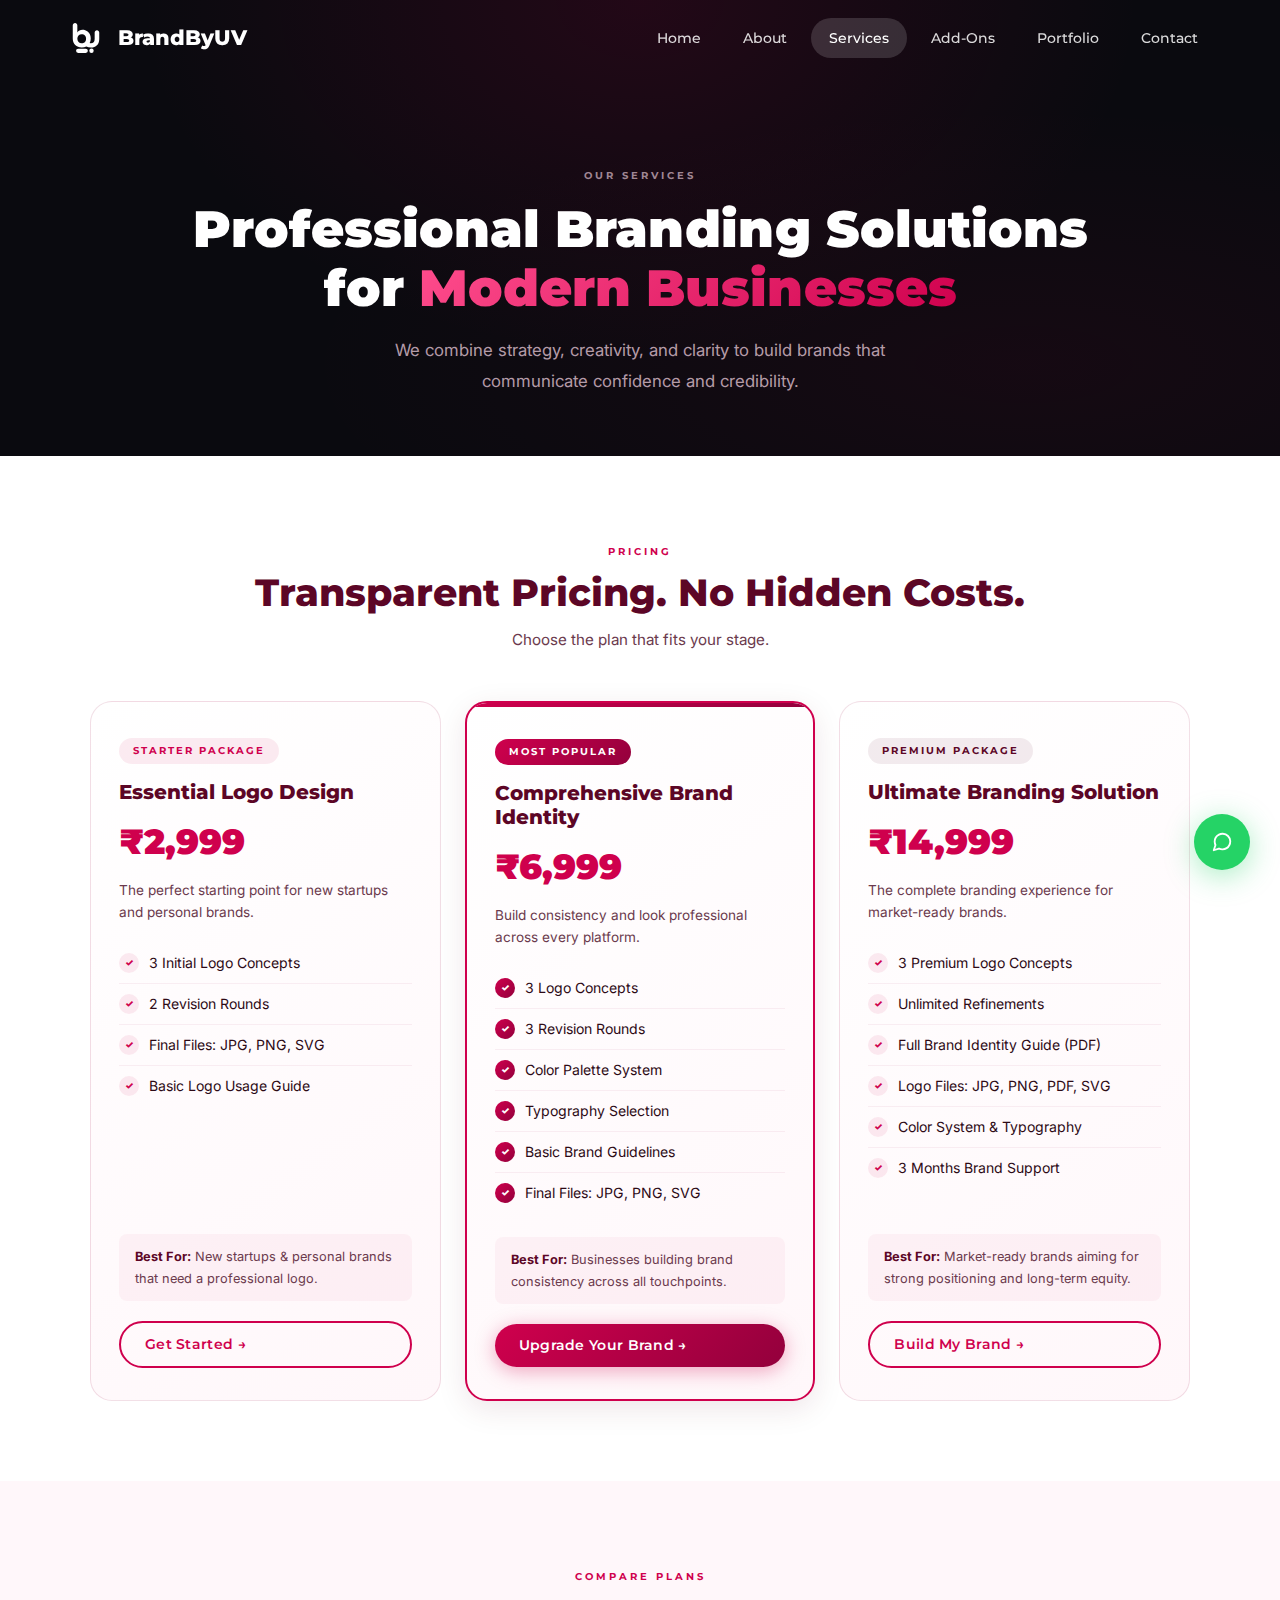
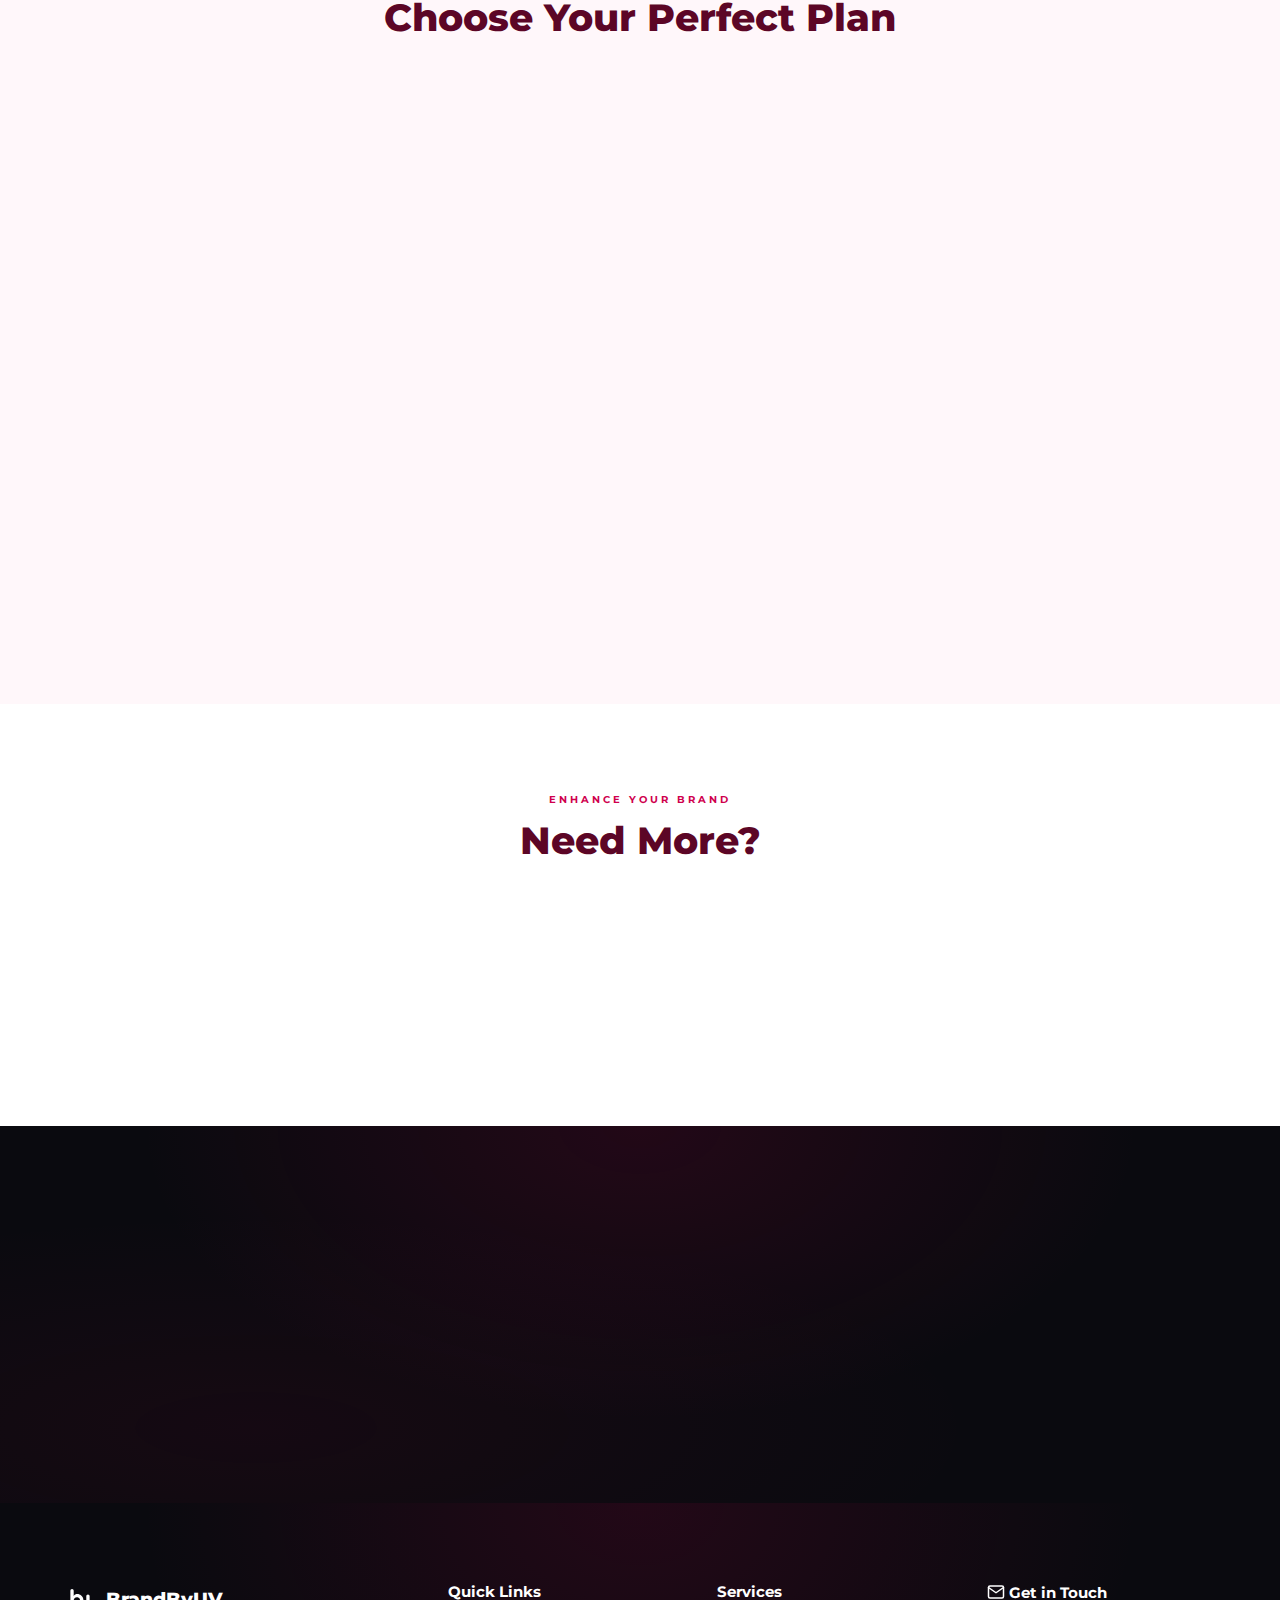
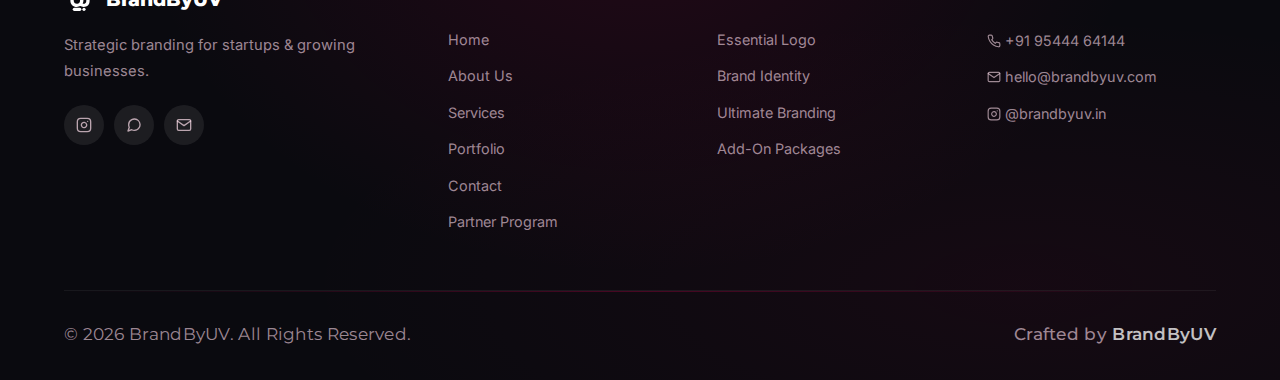
<file: services.html>
<!DOCTYPE html>
<html lang="en">

<head>
    <meta charset="UTF-8">
    <meta name="viewport" content="width=device-width, initial-scale=1.0">
    <!-- PRIMARY SEO CONFIGURED -->
    <title>Branding Services & Pricing — BrandByUV</title>
    <meta name="title" content="Branding Services & Pricing — BrandByUV">
    <meta name="description" content="Explore premium branding solutions by BrandByUV. From Essential Logo Design to Ultimate Brand Identity & UI/UX. Transparent pricing, no hidden costs.">
    <meta name="author" content="Ihsan MK — BrandByUV">
    <meta name="keywords" content="BrandByUV, Ihsan MK, Premium Branding Agency in India, Logo Design, Brand Strategy, UI/UX Design, Corporate Identity, Business Branding">
    <link rel="canonical" href="https://brandbyuv.com/services.html">

    <!-- OPEN GRAPH / FACEBOOK -->
    <meta property="og:type" content="website">
    <meta property="og:url" content="https://brandbyuv.com/services.html">
    <meta property="og:title" content="Branding Services & Pricing — BrandByUV">
    <meta property="og:description" content="Explore premium branding solutions by BrandByUV. From Essential Logo Design to Ultimate Brand Identity & UI/UX. Transparent pricing, no hidden costs.">
    <meta property="og:image" content="https://brandbyuv.com/images/og-image.jpg">

    <!-- TWITTER / X -->
    <meta property="twitter:card" content="summary_large_image">
    <meta property="twitter:url" content="https://brandbyuv.com/services.html">
    <meta property="twitter:title" content="Branding Services & Pricing — BrandByUV">
    <meta property="twitter:description" content="Explore premium branding solutions by BrandByUV. From Essential Logo Design to Ultimate Brand Identity & UI/UX. Transparent pricing, no hidden costs.">
    <meta property="twitter:image" content="https://brandbyuv.com/images/og-image.jpg">
            <link rel="stylesheet" href="css/style.css">
    <link rel="icon" href="images/iconlogo_white.svg">
    <style>
        /* ================================================================
           SERVICES PAGE — Matches Home Page Design System
           ================================================================ */

        /* ---------- DARK BANNER ---------- */
        .hero-dark {
            padding: 160px 0 60px;
            text-align: center;
            position: relative;
            overflow: hidden;
            background: radial-gradient(ellipse at 50% 0%, rgba(147, 0, 60, 0.18) 0%, transparent 55%),
                radial-gradient(ellipse at 80% 80%, rgba(207, 0, 77, 0.06) 0%, transparent 50%),
                #0a0a0f;
        }

        .hero-dark h1 {
            font-family: var(--font-heading);
            font-weight: 900;
            font-size: clamp(2rem, 4vw, 3.2rem);
            color: #fff;
            line-height: 1.15;
            margin-bottom: 18px;
        }

        .hero-dark h1 em {
            font-style: normal;
            background: linear-gradient(135deg, #ff4d8d, #cf004d);
            -webkit-background-clip: text;
            -webkit-text-fill-color: transparent;
            background-clip: text;
        }

        .hero-dark .hero-desc {
            font-size: 1.05rem;
            color: rgba(255, 223, 236, 0.7);
            max-width: 580px;
            margin: 0 auto;
            line-height: 1.8;
        }

        .hero-dark .ey {
            display: inline-block;
            font-family: var(--font-heading);
            font-weight: 700;
            font-size: 0.65rem;
            letter-spacing: 3px;
            text-transform: uppercase;
            color: rgba(255, 223, 236, 0.6);
            margin-bottom: 14px;
        }

        /* ---------- SECTION COMMON ---------- */
        .ls {
            padding: 80px 0;
            background: var(--white);
        }

        .ls-alt {
            padding: 80px 0;
            background: var(--off-white);
        }

        .ls-header {
            text-align: center;
            margin-bottom: 48px;
        }

        .ls-header .ey {
            display: inline-block;
            font-family: var(--font-heading);
            font-weight: 700;
            font-size: 0.65rem;
            letter-spacing: 3px;
            text-transform: uppercase;
            color: var(--accent);
            margin-bottom: 8px;
        }

        .ls-header h2 {
            font-family: var(--font-heading);
            font-weight: 800;
            font-size: clamp(1.6rem, 3vw, 2.4rem);
            color: var(--dark);
            margin-bottom: 10px;
        }

        .ls-header p {
            font-size: 0.95rem;
            color: var(--text-light);
            max-width: 560px;
            margin: 0 auto;
        }

        /* ---------- SERVICE CARDS (new design) ---------- */
        .svc-grid {
            display: grid;
            grid-template-columns: repeat(3, 1fr);
            gap: 24px;
            max-width: 1100px;
            margin: 0 auto;
        }

        .svc-card {
            background: var(--gradient-card);
            border: 1px solid var(--border);
            border-radius: var(--radius-lg);
            padding: 36px 28px 32px;
            transition: var(--transition);
            display: flex;
            flex-direction: column;
            position: relative;
            overflow: hidden;
        }

        .svc-card:hover {
            transform: translateY(-6px);
            box-shadow: var(--shadow-lg);
            border-color: rgba(207, 0, 77, 0.2);
        }

        .svc-card.featured {
            border: 2px solid var(--accent);
            box-shadow: var(--shadow-md);
        }

        .svc-card.featured::before {
            content: '';
            position: absolute;
            top: 0;
            left: 0;
            right: 0;
            height: 4px;
            background: var(--gradient-accent);
        }

        .svc-tag {
            display: inline-block;
            font-family: var(--font-heading);
            font-weight: 700;
            font-size: 0.6rem;
            letter-spacing: 2px;
            text-transform: uppercase;
            padding: 5px 14px;
            border-radius: 40px;
            margin-bottom: 16px;
            width: fit-content;
        }

        .svc-tag.starter {
            background: rgba(207, 0, 77, 0.08);
            color: var(--accent);
        }

        .svc-tag.popular {
            background: var(--gradient-accent);
            color: #fff;
        }

        .svc-tag.premium {
            background: rgba(92, 6, 38, 0.08);
            color: var(--dark);
        }

        .svc-card h3 {
            font-family: var(--font-heading);
            font-weight: 800;
            font-size: 1.25rem;
            color: var(--dark);
            margin-bottom: 6px;
        }

        .svc-price {
            font-family: var(--font-heading);
            font-weight: 900;
            font-size: 2.2rem;
            color: var(--accent);
            margin-bottom: 6px;
        }

        .svc-desc {
            font-size: 0.85rem;
            color: var(--text-light);
            line-height: 1.6;
            margin-bottom: 20px;
        }

        .svc-features {
            list-style: none;
            padding: 0;
            margin: 0 0 24px;
            flex-grow: 1;
        }

        .svc-features li {
            display: flex;
            align-items: center;
            gap: 10px;
            padding: 8px 0;
            font-size: 0.88rem;
            color: var(--text);
            border-bottom: 1px solid rgba(147, 0, 60, 0.06);
        }

        .svc-features li:last-child {
            border-bottom: none;
        }

        .svc-features li .ck {
            width: 20px;
            height: 20px;
            min-width: 20px;
            border-radius: 50%;
            display: flex;
            align-items: center;
            justify-content: center;
            font-size: 0.6rem;
            font-weight: 900;
        }

        .svc-card .ck {
            background: rgba(207, 0, 77, 0.08);
            color: var(--accent);
        }

        .svc-card.featured .ck {
            background: var(--gradient-accent);
            color: #fff;
        }

        .svc-best {
            font-size: 0.8rem;
            color: var(--text-light);
            padding: 12px 16px;
            background: rgba(207, 0, 77, 0.04);
            border-radius: var(--radius-sm);
            margin-bottom: 20px;
        }

        .svc-best strong {
            color: var(--dark);
        }

        .svc-card .btn {
            width: 100%;
            text-align: center;
        }

        /* ---------- COMPARISON TABLE ---------- */
        .compare-wrap {
            overflow-x: auto;
            margin: 0 auto;
            max-width: 900px;
            -webkit-overflow-scrolling: touch;
        }

        .compare-table {
            width: 100%;
            border-collapse: collapse;
            min-width: 600px;
        }

        .compare-table thead tr {
            background: var(--dark);
            color: var(--white);
        }

        .compare-table th {
            padding: 16px 18px;
            font-family: var(--font-heading);
            font-size: 0.85rem;
            font-weight: 700;
            text-align: center;
        }

        .compare-table th:first-child {
            text-align: left;
        }

        .compare-table th .plan-price {
            font-weight: 400;
            font-size: 0.78rem;
            opacity: 0.8;
        }

        .compare-table th.popular-col {
            background: var(--accent);
        }

        .compare-table td {
            padding: 14px 18px;
            font-size: 0.88rem;
            text-align: center;
            border-bottom: 1px solid var(--border);
            color: var(--text);
        }

        .compare-table td:first-child {
            text-align: left;
            font-weight: 500;
            color: var(--dark);
        }

        .compare-table td.popular-col {
            background: var(--off-white);
        }

        .compare-table .check-yes {
            color: var(--accent);
            font-weight: 700;
        }

        .compare-table .check-no {
            color: rgba(147, 0, 60, 0.2);
        }

        /* ---------- GUARANTEE BADGE ---------- */
        .guarantee {
            display: flex;
            align-items: center;
            justify-content: center;
            gap: 10px;
            margin-top: 32px;
            padding: 14px 24px;
            background: linear-gradient(145deg, rgba(207, 0, 77, 0.06), rgba(147, 0, 60, 0.1));
            border: 1px solid rgba(207, 0, 77, 0.12);
            border-radius: var(--radius-lg);
            width: fit-content;
            margin-left: auto;
            margin-right: auto;
        }

        .guarantee svg {
            width: 24px;
            height: 24px;
            stroke: var(--accent);
            fill: none;
            stroke-width: 2;
        }

        .guarantee span {
            font-family: var(--font-heading);
            font-weight: 700;
            font-size: 0.85rem;
            color: var(--dark);
        }

        /* ---------- ADD-ONS CTA ---------- */
        .addons-cta {
            text-align: center;
        }

        .addons-cta p.desc {
            font-size: 0.95rem;
            color: var(--text-light);
            max-width: 520px;
            margin: 0 auto 24px;
        }

        /* ---------- CTA FINAL ---------- */
        .cta-final {
            padding: 100px 0;
            text-align: center;
            background: radial-gradient(ellipse at 50% 0%, rgba(147, 0, 60, 0.18) 0%, transparent 55%),
                radial-gradient(ellipse at 20% 80%, rgba(207, 0, 77, 0.06) 0%, transparent 50%),
                #0a0a0f;
        }

        .cta-final h2 {
            font-family: var(--font-heading);
            font-weight: 900;
            font-size: clamp(1.6rem, 3vw, 2.4rem);
            color: #feecf3;
            margin-bottom: 16px;
        }

        .cta-final p {
            color: rgba(255, 223, 236, 0.7);
            font-size: 1rem;
            max-width: 540px;
            margin: 0 auto 28px;
            line-height: 1.7;
        }

        .cta-final .cb {
            display: flex;
            gap: 14px;
            justify-content: center;
            flex-wrap: wrap;
        }

        /* ---------- FOOTER LINKS ROW ---------- */
        .footer-links-row {
            display: contents;
        }

        /* ========== RESPONSIVE: TABLET (≤1024px) ========== */
        @media (max-width: 1024px) {
            .hero-dark {
                padding: 130px 0 50px;
            }

            .svc-grid {
                grid-template-columns: 1fr;
                gap: 20px;
                max-width: 520px;
            }
        }

        /* ========== RESPONSIVE: MOBILE (≤768px) ========== */
        @media (max-width: 768px) {
            .hero-dark {
                padding: 100px 0 40px;
            }

            .hero-dark h1 {
                font-size: 1.5rem;
            }

            .hero-dark .hero-desc {
                font-size: 0.88rem;
            }

            .ls,
            .ls-alt {
                padding: 64px 0;
            }

            .ls-header {
                margin-bottom: 32px;
            }

            .ls-header h2 {
                font-size: 1.4rem;
            }

            .ls-header p {
                font-size: 0.82rem;
            }

            .svc-grid {
                grid-template-columns: 1fr;
                gap: 16px;
                max-width: 100%;
            }

            .svc-card {
                padding: 28px 22px 24px;
            }

            .svc-price {
                font-size: 1.8rem;
            }

            .svc-card h3 {
                font-size: 1.1rem;
            }

            .svc-features li {
                font-size: 0.82rem;
                padding: 7px 0;
            }

            .svc-desc {
                font-size: 0.8rem;
            }

            .svc-best {
                font-size: 0.75rem;
            }

            .compare-table th {
                font-size: 0.75rem;
                padding: 12px 10px;
            }

            .compare-table td {
                font-size: 0.78rem;
                padding: 10px;
            }

            .cta-final {
                padding: 64px 0;
            }

            .cta-final h2 {
                font-size: 1.4rem;
            }

            .cta-final p {
                font-size: 0.85rem;
            }

            .cta-final .cb .btn {
                padding: 10px 18px;
                font-size: 0.75rem;
            }

            /* Footer mobile */
            .footer-links-row {
                display: grid;
                grid-template-columns: 1fr 1fr;
                gap: 20px;
            }

            .footer-col.footer-touch {
                padding: 24px 20px;
                background: linear-gradient(135deg, rgba(207, 0, 77, 0.08), rgba(147, 0, 60, 0.12));
                border-radius: var(--radius-lg);
                border: 1px solid rgba(207, 0, 77, 0.15);
                margin-top: 12px;
                text-align: center;
                display: flex;
                flex-direction: column;
                align-items: center;
            }

            .footer-col.footer-touch h4 {
                font-size: 1.1rem;
                margin-bottom: 16px;
                color: #fff;
                display: flex;
                align-items: center;
                justify-content: center;
                gap: 8px;
            }

            .footer-col.footer-touch a {
                padding: 7px 0;
                font-size: 0.88rem;
                color: rgba(255, 223, 236, 0.8);
                display: flex;
                align-items: center;
                justify-content: center;
                gap: 6px;
            }

            .footer-col.footer-touch a:hover {
                color: #fff;
            }

            .footer-brand {
                text-align: center;
                display: flex;
                flex-direction: column;
                align-items: center;
            }

            .footer-brand .footer-social {
                justify-content: center;
            }

            .footer-bottom {
                flex-direction: column;
                gap: 6px;
                text-align: center;
            }
        }

        /* ========== RESPONSIVE: SMALL MOBILE (≤480px) ========== */
        @media (max-width: 480px) {
            .hero-dark {
                padding: 80px 0 30px;
            }

            .hero-dark h1 {
                font-size: 1.35rem;
            }

            .hero-dark .hero-desc {
                font-size: 0.82rem;
            }

            .ls,
            .ls-alt {
                padding: 48px 0;
            }

            .svc-card {
                padding: 24px 18px 22px;
            }

            .svc-price {
                font-size: 1.6rem;
            }

            .cta-final {
                padding: 48px 0;
            }
        }
    </style>
</head>

<body>

    <!-- Page Loader -->
    <div class="page-loader">
        <div class="loader-spinner"></div>
    </div>

    <!-- Navigation -->
    <nav class="navbar" id="navbar">
        <div class="container">
            <a href="index.html" class="nav-logo">
                <img src="images/iconlogo_white.svg" alt="BrandByUV Logo" class="nav-brand-icon">
                <span class="nav-logo-text">BrandByUV</span>
            </a>
            <div class="nav-links">
                <a href="index.html">Home</a>
                <a href="about.html">About</a>
                <a href="services.html" class="active">Services</a>
                <a href="addons.html">Add-Ons</a>
                <a href="portfolio.html">Portfolio</a>
                <a href="contact.html">Contact</a>
            </div>
            <div class="hamburger" id="hamburger"><span></span><span></span><span></span></div>
        </div>
    </nav>
    <div class="mobile-nav" id="mobileNav">
        <a href="index.html">Home</a><a href="about.html">About</a><a href="services.html" class="active">Services</a><a
            href="addons.html">Add-Ons</a><a href="portfolio.html">Portfolio</a><a href="contact.html">Contact</a>
    </div>

    <!-- ===== BANNER ===== -->
    <section class="hero-dark">
        <div class="container">
            <p class="ey">Our Services</p>
            <h1>Professional Branding Solutions<br>for <em>Modern Businesses</em></h1>
            <p class="hero-desc">We combine strategy, creativity, and clarity to build brands that communicate
                confidence and credibility.</p>
        </div>
    </section>

    <!-- ===== PRICING CARDS ===== -->
    <section class="ls">
        <div class="container">
            <div class="ls-header">
                <p class="ey">Pricing</p>
                <h2>Transparent Pricing. No Hidden Costs.</h2>
                <p>Choose the plan that fits your stage.</p>
            </div>
            <div class="svc-grid">
                <!-- ESSENTIAL -->
                <div class="svc-card fade-in">
                    <span class="svc-tag starter">Starter Package</span>
                    <h3>Essential Logo Design</h3>
                    <p class="svc-price">₹2,999</p>
                    <p class="svc-desc">The perfect starting point for new startups and personal brands.</p>
                    <ul class="svc-features">
                        <li><span class="ck">✓</span> 3 Initial Logo Concepts</li>
                        <li><span class="ck">✓</span> 2 Revision Rounds</li>
                        <li><span class="ck">✓</span> Final Files: JPG, PNG, SVG</li>
                        <li><span class="ck">✓</span> Basic Logo Usage Guide</li>
                    </ul>
                    <div class="svc-best"><strong>Best For:</strong> New startups & personal brands that need a
                        professional logo.</div>
                    <a href="contact.html" class="btn btn-secondary btn-sm">Get Started →</a>
                </div>

                <!-- COMPREHENSIVE (Featured) -->
                <div class="svc-card featured fade-in delay-2">
                    <span class="svc-tag popular">Most Popular</span>
                    <h3>Comprehensive Brand Identity</h3>
                    <p class="svc-price">₹6,999</p>
                    <p class="svc-desc">Build consistency and look professional across every platform.</p>
                    <ul class="svc-features">
                        <li><span class="ck">✓</span> 3 Logo Concepts</li>
                        <li><span class="ck">✓</span> 3 Revision Rounds</li>
                        <li><span class="ck">✓</span> Color Palette System</li>
                        <li><span class="ck">✓</span> Typography Selection</li>
                        <li><span class="ck">✓</span> Basic Brand Guidelines</li>
                        <li><span class="ck">✓</span> Final Files: JPG, PNG, SVG</li>
                    </ul>
                    <div class="svc-best"><strong>Best For:</strong> Businesses building brand consistency across all
                        touchpoints.</div>
                    <a href="contact.html" class="btn btn-primary btn-sm">Upgrade Your Brand →</a>
                </div>

                <!-- ULTIMATE -->
                <div class="svc-card fade-in delay-3">
                    <span class="svc-tag premium">Premium Package</span>
                    <h3>Ultimate Branding Solution</h3>
                    <p class="svc-price">₹14,999</p>
                    <p class="svc-desc">The complete branding experience for market-ready brands.</p>
                    <ul class="svc-features">
                        <li><span class="ck">✓</span> 3 Premium Logo Concepts</li>
                        <li><span class="ck">✓</span> Unlimited Refinements</li>
                        <li><span class="ck">✓</span> Full Brand Identity Guide (PDF)</li>
                        <li><span class="ck">✓</span> Logo Files: JPG, PNG, PDF, SVG</li>
                        <li><span class="ck">✓</span> Color System & Typography</li>
                        <li><span class="ck">✓</span> 3 Months Brand Support</li>
                    </ul>
                    <div class="svc-best"><strong>Best For:</strong> Market-ready brands aiming for strong positioning
                        and long-term equity.</div>
                    <a href="contact.html" class="btn btn-secondary btn-sm">Build My Brand →</a>
                </div>
            </div>
        </div>
    </section>

    <!-- ===== COMPARISON TABLE ===== -->
    <section class="ls-alt">
        <div class="container">
            <div class="ls-header">
                <p class="ey">Compare Plans</p>
                <h2>Choose Your Perfect Plan</h2>
            </div>
            <div class="compare-wrap">
                <table class="compare-table fade-in">
                    <thead>
                        <tr>
                            <th>Feature</th>
                            <th>Essential<br><span class="plan-price">₹2,999</span></th>
                            <th class="popular-col">Comprehensive<br><span class="plan-price">₹6,999</span></th>
                            <th>Ultimate<br><span class="plan-price">₹14,999</span></th>
                        </tr>
                    </thead>
                    <tbody>
                        <tr>
                            <td>Logo Concepts</td>
                            <td>3</td>
                            <td class="popular-col">3</td>
                            <td>3 Premium</td>
                        </tr>
                        <tr>
                            <td>Revision Rounds</td>
                            <td>2</td>
                            <td class="popular-col">3</td>
                            <td>Unlimited</td>
                        </tr>
                        <tr>
                            <td>Color Palette</td>
                            <td class="check-no">—</td>
                            <td class="popular-col check-yes">✓</td>
                            <td class="check-yes">✓</td>
                        </tr>
                        <tr>
                            <td>Typography</td>
                            <td class="check-no">—</td>
                            <td class="popular-col check-yes">✓</td>
                            <td class="check-yes">✓</td>
                        </tr>
                        <tr>
                            <td>Brand Guidelines</td>
                            <td>Basic</td>
                            <td class="popular-col">Basic</td>
                            <td>Full PDF</td>
                        </tr>
                        <tr>
                            <td>File Formats</td>
                            <td>JPG, PNG, SVG</td>
                            <td class="popular-col">JPG, PNG, SVG</td>
                            <td>JPG, PNG, PDF, SVG</td>
                        </tr>
                        <tr>
                            <td>Post-Delivery Support</td>
                            <td class="check-no">—</td>
                            <td class="popular-col check-no">—</td>
                            <td class="check-yes" style="font-weight: 700;">3 Months</td>
                        </tr>
                    </tbody>
                </table>
            </div>
            <div class="guarantee fade-in">
                <svg viewBox="0 0 24 24" stroke-linecap="round" stroke-linejoin="round">
                    <path d="M12 22s8-4 8-10V5l-8-3-8 3v7c0 6 8 10 8 10z" />
                </svg>
                <span>100% Satisfaction Guarantee</span>
            </div>
        </div>
    </section>

    <!-- ===== ADD-ONS CTA ===== -->
    <section class="ls">
        <div class="container">
            <div class="ls-header">
                <p class="ey">Enhance Your Brand</p>
                <h2>Need More?</h2>
            </div>
            <div class="addons-cta">
                <p class="desc fade-in">Check out our add-on packages to extend your brand even further — from business
                    cards to full websites.</p>
                <a href="addons.html" class="btn btn-primary fade-in">View Add-On Packages →</a>
            </div>
        </div>
    </section>

    <!-- ===== FINAL CTA ===== -->
    <section class="cta-final">
        <div class="container">
            <h2 class="fade-in">Ready to Get Started?</h2>
            <p class="fade-in">Choose your package and let's build a brand that commands attention.</p>
            <div class="cb fade-in">
                <a href="contact.html" class="btn btn-primary">Start Your Project <span>→</span></a>
                <a href="https://wa.me/919544464144" class="btn btn-outline-white" target="_blank">WhatsApp Us</a>
            </div>
        </div>
    </section>

    <!-- SHARED FOOTER & FAB -->
    <div id="shared-footer"></div>
    <div id="shared-fab"></div>

    <script src="js/main.js"></script>
    <script src="js/components.js"></script>
</body>

</html>
</file>
<file: css/style.css>
/* ============================================
   BRANDBYUV — Design System & Global Styles
   Color Palette:
     --primary:   #93003c  (Deep Rose)
     --accent:    #cf004d  (Bright Crimson)
     --light:     #ffdfec  (Light Pink)
     --dark:      #5c0626  (Dark Burgundy)
   ============================================ */

@import url('https://fonts.googleapis.com/css2?family=Montserrat:wght@400;500;600;700;800;900&family=Inter:wght@300;400;500;600&family=DM+Sans:wght@400;500;700&display=swap');

/* ---------- CSS Variables ---------- */
:root {
    --primary: #93003c;
    --accent: #cf004d;
    --light: #ffdfec;
    --dark: #5c0626;
    --white: #ffffff;
    --off-white: #fff7fa;
    --text: #2d0a16;
    --text-light: #6b3a4d;
    --border: rgba(147, 0, 60, 0.12);
    --shadow-sm: 0 2px 8px rgba(92, 6, 38, 0.06);
    --shadow-md: 0 8px 30px rgba(92, 6, 38, 0.10);
    --shadow-lg: 0 20px 60px rgba(92, 6, 38, 0.14);
    --shadow-xl: 0 30px 80px rgba(92, 6, 38, 0.18);
    --gradient-hero: linear-gradient(135deg, #5c0626 0%, #93003c 40%, #cf004d 100%);
    --gradient-card: linear-gradient(145deg, #ffffff 0%, #fff7fa 100%);
    --gradient-accent: linear-gradient(135deg, #cf004d 0%, #93003c 100%);
    --radius-sm: 8px;
    --radius-md: 14px;
    --radius-lg: 22px;
    --radius-xl: 32px;
    --transition: 0.35s cubic-bezier(0.4, 0, 0.2, 1);
    --transition-fast: 0.2s cubic-bezier(0.4, 0, 0.2, 1);
    --font-heading: 'Montserrat', sans-serif;
    --font-body: 'Inter', 'DM Sans', sans-serif;
    --max-width: 1200px;
}

/* ---------- Reset & Base ---------- */
*,
*::before,
*::after {
    margin: 0;
    padding: 0;
    box-sizing: border-box;
}

html {
    scroll-behavior: smooth;
    font-size: 16px;
}

body {
    font-family: var(--font-body);
    color: var(--text);
    background: var(--white);
    line-height: 1.7;
    overflow-x: hidden;
    -webkit-font-smoothing: antialiased;
    -moz-osx-font-smoothing: grayscale;
}

img {
    max-width: 100%;
    display: block;
}

a {
    text-decoration: none;
    color: inherit;
    transition: var(--transition-fast);
}

ul,
ol {
    list-style: none;
}

/* ---------- Scrollbar ---------- */
::-webkit-scrollbar {
    width: 8px;
}

::-webkit-scrollbar-track {
    background: var(--light);
}

::-webkit-scrollbar-thumb {
    background: var(--primary);
    border-radius: 100px;
}

/* ---------- Selection ---------- */
::selection {
    background: var(--accent);
    color: var(--white);
}

/* ---------- Container ---------- */
.container {
    width: 100%;
    max-width: var(--max-width);
    margin: 0 auto;
    padding: 0 24px;
}

/* ---------- Typography ---------- */
h1,
h2,
h3,
h4,
h5,
h6 {
    font-family: var(--font-heading);
    font-weight: 700;
    line-height: 1.2;
    color: var(--dark);
}

h1 {
    font-size: clamp(2.2rem, 5vw, 3.8rem);
    font-weight: 800;
}

h2 {
    font-size: clamp(1.8rem, 4vw, 2.8rem);
    font-weight: 700;
}

h3 {
    font-size: clamp(1.2rem, 2.5vw, 1.6rem);
    font-weight: 600;
}

h4 {
    font-size: 1.1rem;
    font-weight: 600;
}

p {
    color: var(--text-light);
    font-size: 1.05rem;
    line-height: 1.8;
}

.section-label {
    font-family: var(--font-heading);
    font-size: 0.8rem;
    font-weight: 700;
    letter-spacing: 3px;
    text-transform: uppercase;
    color: var(--accent);
    margin-bottom: 12px;
    display: inline-block;
}

.section-title {
    margin-bottom: 20px;
}

.section-subtitle {
    max-width: 640px;
    margin: 0 auto 50px;
    text-align: center;
}

/* ---------- Buttons ---------- */
.btn {
    display: inline-flex;
    align-items: center;
    gap: 10px;
    padding: 15px 34px;
    border-radius: 100px;
    font-family: var(--font-heading);
    font-weight: 600;
    font-size: 0.95rem;
    letter-spacing: 0.3px;
    cursor: pointer;
    border: none;
    transition: var(--transition);
    position: relative;
    overflow: hidden;
    white-space: nowrap;
}

.btn::before {
    content: '';
    position: absolute;
    inset: 0;
    border-radius: inherit;
    background: linear-gradient(135deg, rgba(255, 255, 255, 0.2), transparent);
    opacity: 0;
    transition: var(--transition);
}

.btn:hover::before {
    opacity: 1;
}

.btn-primary {
    background: var(--gradient-accent);
    color: var(--white);
    box-shadow: 0 4px 20px rgba(207, 0, 77, 0.35);
}

.btn-primary:hover {
    transform: translateY(-3px);
    box-shadow: 0 8px 35px rgba(207, 0, 77, 0.45);
}

.btn-secondary {
    background: transparent;
    color: var(--accent);
    border: 2px solid var(--accent);
}

.btn-secondary:hover {
    background: var(--accent);
    color: var(--white);
    transform: translateY(-3px);
}

.btn-white {
    background: var(--white);
    color: var(--dark);
    box-shadow: 0 4px 20px rgba(0, 0, 0, 0.1);
}

.btn-white:hover {
    transform: translateY(-3px);
    box-shadow: 0 8px 35px rgba(0, 0, 0, 0.15);
}

.btn-outline-white {
    background: transparent;
    color: var(--white);
    border: 2px solid rgba(255, 255, 255, 0.5);
}

.btn-outline-white:hover {
    background: var(--white);
    color: var(--dark);
    border-color: var(--white);
    transform: translateY(-3px);
}

.btn-sm {
    padding: 10px 24px;
    font-size: 0.85rem;
}

.btn-lg {
    padding: 18px 42px;
    font-size: 1.05rem;
}

/* ---------- NAVIGATION ---------- */
.navbar {
    position: fixed;
    top: 0;
    left: 0;
    right: 0;
    z-index: 1000;
    padding: 16px 0;
    transition: var(--transition);
    background: transparent;
}

.navbar.scrolled {
    background: rgba(255, 255, 255, 0.95);
    backdrop-filter: blur(20px);
    -webkit-backdrop-filter: blur(20px);
    box-shadow: var(--shadow-md);
    padding: 10px 0;
}

.navbar .container {
    display: flex;
    align-items: center;
    justify-content: space-between;
}

.nav-logo {
    display: flex;
    align-items: center;
    gap: 10px;
    z-index: 1001;
}

.nav-logo img {
    height: 44px;
    width: auto;
}

.nav-logo-text {
    font-family: var(--font-heading);
    font-weight: 800;
    font-size: 1.3rem;
    color: var(--white);
    transition: var(--transition);
}

.navbar.scrolled .nav-logo-text {
    color: var(--dark);
}

.nav-links {
    display: flex;
    align-items: center;
    gap: 6px;
}

.nav-links a {
    padding: 8px 18px;
    border-radius: 100px;
    font-family: var(--font-heading);
    font-weight: 500;
    font-size: 0.9rem;
    color: rgba(255, 255, 255, 0.85);
    transition: var(--transition);
}

.navbar.scrolled .nav-links a {
    color: var(--text);
}

.nav-links a:hover,
.nav-links a.active {
    color: var(--white);
    background: rgba(255, 255, 255, 0.15);
}

.navbar.scrolled .nav-links a:hover,
.navbar.scrolled .nav-links a.active {
    color: var(--accent);
    background: var(--light);
}

.nav-cta {
    margin-left: 10px;
}

.nav-cta .btn {
    padding: 10px 24px;
    font-size: 0.85rem;
}

/* Hamburger */
.hamburger {
    display: none;
    flex-direction: column;
    gap: 5px;
    cursor: pointer;
    z-index: 1001;
    padding: 8px;
}

.hamburger span {
    display: block;
    width: 26px;
    height: 2.5px;
    background: var(--white);
    border-radius: 100px;
    transition: var(--transition);
}

.navbar.scrolled .hamburger span {
    background: var(--dark);
}

.hamburger.active span:nth-child(1) {
    transform: rotate(45deg) translate(5px, 5px);
}

.hamburger.active span:nth-child(2) {
    opacity: 0;
}

.hamburger.active span:nth-child(3) {
    transform: rotate(-45deg) translate(5px, -5px);
}

/* Mobile Nav */
.mobile-nav {
    display: none;
    position: fixed;
    inset: 0;
    background: linear-gradient(160deg, #3d0118 0%, #5c0626 40%, #0a0a0f 100%);
    z-index: 999;
    flex-direction: column;
    justify-content: center;
    align-items: center;
    gap: 4px;
    opacity: 0;
    pointer-events: none;
    transition: var(--transition);
    overflow-y: auto;
}

.mobile-nav::before {
    content: '';
    position: absolute;
    width: 300px;
    height: 300px;
    border-radius: 50%;
    background: radial-gradient(circle, rgba(207, 0, 77, 0.15), transparent 70%);
    top: -80px;
    right: -80px;
    pointer-events: none;
}

.mobile-nav.active {
    opacity: 1;
    pointer-events: all;
}

.mobile-nav a {
    font-family: var(--font-heading);
    font-weight: 600;
    font-size: 1.15rem;
    color: rgba(255, 255, 255, 0.75);
    padding: 12px 40px;
    border-radius: var(--radius-md);
    transition: var(--transition);
    position: relative;
    letter-spacing: 0.3px;
}

.mobile-nav a:hover,
.mobile-nav a.active {
    color: var(--white);
    background: rgba(207, 0, 77, 0.15);
}

.mobile-nav a.active::before {
    content: '';
    position: absolute;
    left: 16px;
    top: 50%;
    transform: translateY(-50%);
    width: 4px;
    height: 16px;
    border-radius: 4px;
    background: var(--accent);
}

/* ---------- HERO SECTION ---------- */
.hero {
    position: relative;
    min-height: 100vh;
    display: flex;
    align-items: center;
    justify-content: center;
    background: var(--gradient-hero);
    overflow: hidden;
    padding: 120px 0 80px;
}

.hero::before {
    content: '';
    position: absolute;
    width: 600px;
    height: 600px;
    border-radius: 50%;
    background: radial-gradient(circle, rgba(207, 0, 77, 0.3), transparent 70%);
    top: -200px;
    right: -200px;
    animation: float 8s ease-in-out infinite;
}

.hero::after {
    content: '';
    position: absolute;
    width: 400px;
    height: 400px;
    border-radius: 50%;
    background: radial-gradient(circle, rgba(255, 223, 236, 0.15), transparent 70%);
    bottom: -100px;
    left: -100px;
    animation: float 10s ease-in-out infinite reverse;
}

/* Animated grid pattern */
.hero-pattern {
    position: absolute;
    inset: 0;
    background-image:
        linear-gradient(rgba(255, 255, 255, 0.03) 1px, transparent 1px),
        linear-gradient(90deg, rgba(255, 255, 255, 0.03) 1px, transparent 1px);
    background-size: 60px 60px;
    animation: patternMove 20s linear infinite;
}

@keyframes patternMove {
    0% {
        transform: translate(0, 0);
    }

    100% {
        transform: translate(60px, 60px);
    }
}

@keyframes float {

    0%,
    100% {
        transform: translate(0, 0) scale(1);
    }

    50% {
        transform: translate(30px, -30px) scale(1.05);
    }
}

.hero-content {
    position: relative;
    z-index: 2;
    text-align: center;
    max-width: 820px;
    margin: 0 auto;
}

.hero-content h1 {
    color: var(--white);
    margin-bottom: 24px;
    font-weight: 900;
    line-height: 1.15;
}

.hero-content h1 span {
    display: inline;
    background: linear-gradient(135deg, #ffdfec, #fff);
    -webkit-background-clip: text;
    -webkit-text-fill-color: transparent;
    background-clip: text;
}

.hero-content .hero-subtitle {
    color: rgba(255, 223, 236, 0.85);
    font-size: 1.2rem;
    max-width: 580px;
    margin: 0 auto 36px;
    line-height: 1.8;
}

.hero-buttons {
    display: flex;
    gap: 16px;
    justify-content: center;
    flex-wrap: wrap;
    margin-bottom: 40px;
}

.hero-proof {
    display: flex;
    align-items: center;
    justify-content: center;
    gap: 12px;
    color: rgba(255, 223, 236, 0.7);
    font-size: 0.9rem;
    font-weight: 500;
}

.hero-proof::before {
    content: '✦';
    color: var(--light);
}

/* Floating shapes for hero */
.hero-shape {
    position: absolute;
    border-radius: 50%;
    opacity: 0.1;
    background: var(--white);
}

.hero-shape-1 {
    width: 320px;
    height: 320px;
    top: 10%;
    left: 5%;
    animation: float 12s ease-in-out infinite;
}

.hero-shape-2 {
    width: 180px;
    height: 180px;
    bottom: 15%;
    right: 10%;
    animation: float 9s ease-in-out infinite reverse;
}

.hero-shape-3 {
    width: 120px;
    height: 120px;
    top: 30%;
    right: 20%;
    animation: float 7s ease-in-out infinite 2s;
}

/* ---------- SECTIONS ---------- */
section {
    padding: 100px 0;
}

.section-light {
    background: var(--off-white);
}

.section-pink {
    background: var(--light);
}

.section-dark {
    background: var(--gradient-hero);
    color: var(--white);
}

.section-dark h2,
.section-dark h3,
.section-dark h4 {
    color: var(--white);
}

.section-dark p {
    color: rgba(255, 223, 236, 0.85);
}

.section-dark .section-label {
    color: var(--light);
}

.text-center {
    text-align: center;
}

/* ---------- SERVICE CARDS ---------- */
.services-grid {
    display: grid;
    grid-template-columns: repeat(3, 1fr);
    gap: 30px;
    margin-top: 50px;
}

.service-card {
    background: var(--white);
    border-radius: var(--radius-lg);
    padding: 44px 34px;
    position: relative;
    overflow: hidden;
    transition: var(--transition);
    border: 1px solid var(--border);
    box-shadow: var(--shadow-sm);
}

.service-card::before {
    content: '';
    position: absolute;
    top: 0;
    left: 0;
    right: 0;
    height: 4px;
    background: var(--gradient-accent);
    transform: scaleX(0);
    transform-origin: left;
    transition: var(--transition);
}

.service-card:hover {
    transform: translateY(-8px);
    box-shadow: var(--shadow-lg);
}

.service-card:hover::before {
    transform: scaleX(1);
}

.service-card .card-number {
    font-family: var(--font-heading);
    font-size: 3rem;
    font-weight: 900;
    color: var(--light);
    line-height: 1;
    margin-bottom: 20px;
}

.service-card h3 {
    margin-bottom: 14px;
}

.service-card p {
    font-size: 0.95rem;
}

.service-card .card-icon {
    width: 60px;
    height: 60px;
    border-radius: var(--radius-md);
    background: var(--light);
    display: flex;
    align-items: center;
    justify-content: center;
    font-size: 1.6rem;
    margin-bottom: 22px;
}

/* ---------- WHY US ---------- */
.why-grid {
    display: grid;
    grid-template-columns: repeat(2, 1fr);
    gap: 24px;
    margin-top: 50px;
}

.why-item {
    display: flex;
    align-items: flex-start;
    gap: 18px;
    padding: 28px 30px;
    background: var(--white);
    border-radius: var(--radius-lg);
    border: 1px solid var(--border);
    transition: var(--transition);
}

.why-item:hover {
    transform: translateY(-4px);
    box-shadow: var(--shadow-md);
    border-color: rgba(207, 0, 77, 0.2);
}

.why-item .why-icon {
    width: 50px;
    height: 50px;
    min-width: 50px;
    border-radius: var(--radius-md);
    background: var(--light);
    display: flex;
    align-items: center;
    justify-content: center;
    font-size: 1.3rem;
    color: var(--accent);
}

.why-item h4 {
    margin-bottom: 6px;
}

.why-item p {
    font-size: 0.9rem;
}

/* ---------- PRICING CARDS ---------- */
.pricing-grid {
    display: grid;
    grid-template-columns: repeat(3, 1fr);
    gap: 30px;
    margin-top: 50px;
}

.pricing-card {
    background: var(--white);
    border-radius: var(--radius-xl);
    padding: 44px 34px;
    text-align: center;
    position: relative;
    overflow: hidden;
    transition: var(--transition);
    border: 1px solid var(--border);
    box-shadow: var(--shadow-sm);
}

.pricing-card:hover {
    transform: translateY(-8px);
    box-shadow: var(--shadow-lg);
}

.pricing-card.featured {
    border: 2px solid var(--accent);
    background: var(--gradient-card);
}

.pricing-card.featured::before {
    content: 'POPULAR';
    position: absolute;
    top: 20px;
    right: -32px;
    background: var(--gradient-accent);
    color: var(--white);
    font-family: var(--font-heading);
    font-size: 0.65rem;
    font-weight: 700;
    letter-spacing: 2px;
    padding: 6px 40px;
    transform: rotate(45deg);
}

.pricing-card .plan-name {
    font-family: var(--font-heading);
    font-weight: 600;
    color: var(--text-light);
    font-size: 0.85rem;
    letter-spacing: 2px;
    text-transform: uppercase;
    margin-bottom: 12px;
}

.pricing-card .plan-price {
    font-family: var(--font-heading);
    font-size: 3rem;
    font-weight: 900;
    color: var(--dark);
    margin-bottom: 8px;
}

.pricing-card .plan-price span {
    font-size: 1rem;
    font-weight: 500;
    color: var(--text-light);
}

.pricing-card .plan-desc {
    font-size: 0.9rem;
    color: var(--text-light);
    margin-bottom: 28px;
    padding-bottom: 28px;
    border-bottom: 1px solid var(--border);
}

.pricing-card ul {
    text-align: left;
    margin-bottom: 32px;
}

.pricing-card ul li {
    padding: 8px 0;
    font-size: 0.92rem;
    color: var(--text);
    display: flex;
    align-items: center;
    gap: 10px;
}

.pricing-card ul li::before {
    content: '✓';
    color: var(--accent);
    font-weight: 700;
    font-size: 0.9rem;
    flex-shrink: 0;
}

.pricing-card .btn {
    width: 100%;
    justify-content: center;
}

/* ---------- CTA SECTION ---------- */
.cta-section {
    background: var(--gradient-hero);
    padding: 100px 0;
    text-align: center;
    position: relative;
    overflow: hidden;
}

.cta-section::before {
    content: '';
    position: absolute;
    width: 500px;
    height: 500px;
    border-radius: 50%;
    background: radial-gradient(circle, rgba(255, 223, 236, 0.1), transparent 70%);
    top: -200px;
    left: -200px;
}

.cta-section h2 {
    color: var(--white);
    margin-bottom: 20px;
}

.cta-section p {
    color: rgba(255, 223, 236, 0.8);
    max-width: 500px;
    margin: 0 auto 36px;
}

/* ---------- PROCESS / TIMELINE ---------- */
.process-grid {
    display: grid;
    grid-template-columns: repeat(4, 1fr);
    gap: 30px;
    margin-top: 50px;
}

.process-step {
    text-align: center;
    padding: 30px 20px;
    position: relative;
}

.process-step::after {
    content: '→';
    position: absolute;
    right: -20px;
    top: 50px;
    font-size: 1.5rem;
    color: var(--accent);
    font-weight: 700;
}

.process-step:last-child::after {
    display: none;
}

.process-step .step-number {
    width: 64px;
    height: 64px;
    border-radius: 50%;
    background: var(--light);
    color: var(--accent);
    font-family: var(--font-heading);
    font-weight: 800;
    font-size: 1.4rem;
    display: flex;
    align-items: center;
    justify-content: center;
    margin: 0 auto 20px;
    transition: var(--transition);
}

.process-step:hover .step-number {
    background: var(--gradient-accent);
    color: var(--white);
    transform: scale(1.1);
}

.process-step h4 {
    margin-bottom: 10px;
}

.process-step p {
    font-size: 0.9rem;
}

/* ---------- TESTIMONIALS ---------- */
.testimonials-grid {
    display: grid;
    grid-template-columns: repeat(3, 1fr);
    gap: 30px;
    margin-top: 50px;
}

.testimonial-card {
    background: var(--white);
    border-radius: var(--radius-lg);
    padding: 36px 30px;
    border: 1px solid var(--border);
    transition: var(--transition);
    position: relative;
}

.testimonial-card::before {
    content: '"';
    font-family: Georgia, serif;
    font-size: 5rem;
    color: var(--light);
    position: absolute;
    top: 10px;
    left: 24px;
    line-height: 1;
}

.testimonial-card:hover {
    transform: translateY(-4px);
    box-shadow: var(--shadow-md);
}

.testimonial-card .quote {
    font-style: italic;
    margin-bottom: 20px;
    position: relative;
    z-index: 1;
}

.testimonial-card .author {
    display: flex;
    align-items: center;
    gap: 12px;
}

.testimonial-card .author-avatar {
    width: 44px;
    height: 44px;
    border-radius: 50%;
    background: var(--gradient-accent);
    display: flex;
    align-items: center;
    justify-content: center;
    color: var(--white);
    font-family: var(--font-heading);
    font-weight: 700;
    font-size: 1rem;
}

.testimonial-card .author-name {
    font-family: var(--font-heading);
    font-weight: 600;
    font-size: 0.95rem;
    color: var(--dark);
}

.testimonial-card .author-role {
    font-size: 0.8rem;
    color: var(--text-light);
}

/* Stars */
.stars {
    color: var(--accent);
    font-size: 0.9rem;
    margin-bottom: 14px;
    letter-spacing: 2px;
}

/* ---------- FAQ ---------- */
.faq-list {
    max-width: 760px;
    margin: 50px auto 0;
}

.faq-item {
    border: 1px solid var(--border);
    border-radius: var(--radius-md);
    margin-bottom: 12px;
    overflow: hidden;
    transition: var(--transition);
}

.faq-item:hover {
    border-color: rgba(207, 0, 77, 0.2);
}

.faq-question {
    padding: 22px 28px;
    cursor: pointer;
    display: flex;
    align-items: center;
    justify-content: space-between;
    font-family: var(--font-heading);
    font-weight: 600;
    font-size: 1rem;
    color: var(--dark);
    background: var(--white);
    transition: var(--transition);
}

.faq-question:hover {
    background: var(--off-white);
}

.faq-question .faq-toggle {
    width: 32px;
    height: 32px;
    border-radius: 50%;
    background: var(--light);
    display: flex;
    align-items: center;
    justify-content: center;
    font-size: 1.2rem;
    color: var(--accent);
    transition: var(--transition);
    flex-shrink: 0;
}

.faq-item.active .faq-toggle {
    transform: rotate(45deg);
    background: var(--gradient-accent);
    color: var(--white);
}

.faq-answer {
    max-height: 0;
    overflow: hidden;
    transition: max-height 0.4s ease;
}

.faq-answer-inner {
    padding: 0 28px 22px;
    font-size: 0.95rem;
    color: var(--text-light);
    line-height: 1.8;
}

/* ---------- PORTFOLIO GRID ---------- */
.portfolio-grid {
    display: grid;
    grid-template-columns: repeat(3, 1fr);
    gap: 24px;
    margin-top: 50px;
}

.portfolio-item {
    border-radius: var(--radius-lg);
    overflow: hidden;
    position: relative;
    aspect-ratio: 4/3;
    background: var(--light);
    cursor: pointer;
    transition: var(--transition);
    border: 1px solid var(--border);
}

.portfolio-item:hover {
    transform: translateY(-6px);
    box-shadow: var(--shadow-lg);
}

.portfolio-item .portfolio-image {
    width: 100%;
    height: 100%;
    object-fit: cover;
    transition: var(--transition);
}

.portfolio-item:hover .portfolio-image {
    transform: scale(1.05);
}

.portfolio-overlay {
    position: absolute;
    inset: 0;
    background: linear-gradient(180deg, transparent 0%, rgba(92, 6, 38, 0.9) 100%);
    display: flex;
    flex-direction: column;
    justify-content: flex-end;
    padding: 28px;
    opacity: 0;
    transition: var(--transition);
}

.portfolio-item:hover .portfolio-overlay {
    opacity: 1;
}

.portfolio-overlay h4 {
    color: var(--white);
    margin-bottom: 4px;
}

.portfolio-overlay .portfolio-category {
    color: var(--light);
    font-size: 0.85rem;
}

.portfolio-overlay .portfolio-tags {
    display: flex;
    gap: 6px;
    flex-wrap: wrap;
    margin-top: 10px;
}

.portfolio-overlay .portfolio-tag {
    padding: 4px 12px;
    border-radius: 100px;
    background: rgba(255, 255, 255, 0.15);
    color: var(--white);
    font-size: 0.72rem;
    font-weight: 500;
}

/* Portfolio filter */
.portfolio-filters {
    display: flex;
    gap: 10px;
    justify-content: center;
    flex-wrap: wrap;
    margin-top: 30px;
}

.filter-btn {
    padding: 8px 22px;
    border-radius: 100px;
    font-family: var(--font-heading);
    font-weight: 500;
    font-size: 0.85rem;
    border: 1px solid var(--border);
    background: var(--white);
    cursor: pointer;
    transition: var(--transition);
    color: var(--text);
}

.filter-btn:hover,
.filter-btn.active {
    background: var(--gradient-accent);
    color: var(--white);
    border-color: transparent;
}

/* ---------- ADD-ON CARDS ---------- */
.addon-grid {
    display: grid;
    grid-template-columns: repeat(auto-fit, minmax(300px, 1fr));
    gap: 24px;
    margin-top: 50px;
}

.addon-card {
    background: var(--white);
    border-radius: var(--radius-lg);
    padding: 36px 30px;
    border: 1px solid var(--border);
    transition: var(--transition);
    display: flex;
    flex-direction: column;
}

.addon-card:hover {
    transform: translateY(-6px);
    box-shadow: var(--shadow-md);
    border-color: rgba(207, 0, 77, 0.2);
}

.addon-card .addon-header {
    display: flex;
    align-items: center;
    justify-content: space-between;
    margin-bottom: 16px;
}

.addon-card .addon-icon {
    width: 50px;
    height: 50px;
    border-radius: var(--radius-md);
    background: var(--light);
    display: flex;
    align-items: center;
    justify-content: center;
    font-size: 1.4rem;
}

.addon-card .addon-price {
    font-family: var(--font-heading);
    font-weight: 800;
    font-size: 1.5rem;
    color: var(--accent);
}

.addon-card h3 {
    margin-bottom: 12px;
}

.addon-card p {
    font-size: 0.92rem;
    margin-bottom: 18px;
}

.addon-card ul {
    margin-bottom: 24px;
    flex-grow: 1;
}

.addon-card ul li {
    padding: 6px 0;
    font-size: 0.88rem;
    color: var(--text);
    display: flex;
    align-items: center;
    gap: 8px;
}

.addon-card ul li::before {
    content: '•';
    color: var(--accent);
    font-weight: 700;
}

/* ---------- CONTACT FORM ---------- */
.contact-grid {
    display: grid;
    grid-template-columns: 1fr 1.2fr;
    gap: 50px;
    margin-top: 50px;
}

.contact-info-card {
    background: var(--gradient-hero);
    border-radius: var(--radius-xl);
    padding: 48px 38px;
    color: var(--white);
    position: relative;
    overflow: hidden;
}

.contact-info-card::before {
    content: '';
    position: absolute;
    width: 300px;
    height: 300px;
    border-radius: 50%;
    background: radial-gradient(circle, rgba(255, 223, 236, 0.1), transparent 70%);
    top: -100px;
    right: -100px;
}

.contact-info-card h3 {
    color: var(--white);
    margin-bottom: 10px;
    font-size: 1.6rem;
}

.contact-info-card>p {
    color: rgba(255, 223, 236, 0.75);
    margin-bottom: 36px;
    font-size: 0.95rem;
}

.contact-detail {
    display: flex;
    align-items: center;
    gap: 16px;
    margin-bottom: 24px;
}

.contact-detail .detail-icon {
    width: 48px;
    height: 48px;
    min-width: 48px;
    border-radius: var(--radius-md);
    background: rgba(255, 255, 255, 0.1);
    display: flex;
    align-items: center;
    justify-content: center;
    font-size: 1.2rem;
}

.contact-detail .detail-label {
    font-size: 0.8rem;
    color: rgba(255, 223, 236, 0.6);
    margin-bottom: 2px;
}

.contact-detail .detail-value {
    color: var(--white);
    font-weight: 500;
    font-size: 1rem;
}

.contact-detail .detail-value a {
    color: var(--white);
}

.contact-detail .detail-value a:hover {
    color: var(--light);
}

.contact-form-card {
    background: var(--white);
    border-radius: var(--radius-xl);
    padding: 48px 38px;
    border: 1px solid var(--border);
    box-shadow: var(--shadow-sm);
}

.form-group {
    margin-bottom: 20px;
}

.form-group label {
    display: block;
    font-family: var(--font-heading);
    font-weight: 600;
    font-size: 0.85rem;
    color: var(--dark);
    margin-bottom: 8px;
}

.form-group input,
.form-group select,
.form-group textarea {
    width: 100%;
    padding: 14px 18px;
    border: 1.5px solid var(--border);
    border-radius: var(--radius-md);
    font-family: var(--font-body);
    font-size: 0.95rem;
    color: var(--text);
    background: var(--off-white);
    transition: var(--transition);
    outline: none;
}

.form-group input:focus,
.form-group select:focus,
.form-group textarea:focus {
    border-color: var(--accent);
    box-shadow: 0 0 0 3px rgba(207, 0, 77, 0.1);
    background: var(--white);
}

.form-group textarea {
    resize: vertical;
    min-height: 120px;
}

.form-row {
    display: grid;
    grid-template-columns: 1fr 1fr;
    gap: 20px;
}

/* ---------- ABOUT PAGE SPECIFIC ---------- */
.about-hero {
    background: var(--gradient-hero);
    padding: 160px 0 100px;
    text-align: center;
    position: relative;
    overflow: hidden;
}

.about-hero h1 {
    color: var(--white);
    font-style: italic;
    margin-bottom: 20px;
}

.about-hero p {
    color: rgba(255, 223, 236, 0.85);
    font-size: 1.2rem;
    max-width: 600px;
    margin: 0 auto 36px;
}

.mission-vision-grid {
    display: grid;
    grid-template-columns: 1fr 1fr;
    gap: 30px;
    margin-top: 50px;
}

.mv-card {
    background: var(--white);
    border-radius: var(--radius-xl);
    padding: 44px 36px;
    border: 1px solid var(--border);
    transition: var(--transition);
    position: relative;
    overflow: hidden;
}

.mv-card::before {
    content: '';
    position: absolute;
    top: 0;
    left: 0;
    width: 4px;
    height: 100%;
    background: var(--gradient-accent);
}

.mv-card:hover {
    transform: translateY(-6px);
    box-shadow: var(--shadow-md);
}

.mv-card .mv-label {
    font-family: var(--font-heading);
    font-weight: 700;
    font-size: 0.75rem;
    letter-spacing: 3px;
    text-transform: uppercase;
    color: var(--accent);
    margin-bottom: 14px;
}

.mv-card h3 {
    margin-bottom: 16px;
}

.impact-stats {
    display: grid;
    grid-template-columns: repeat(4, 1fr);
    gap: 24px;
    margin-top: 50px;
}

.stat-card {
    text-align: center;
    padding: 30px 20px;
    border-radius: var(--radius-lg);
    background: var(--white);
    border: 1px solid var(--border);
    transition: var(--transition);
}

.stat-card:hover {
    transform: translateY(-4px);
    box-shadow: var(--shadow-md);
}

.stat-card .stat-number {
    font-family: var(--font-heading);
    font-size: 2.8rem;
    font-weight: 900;
    color: var(--accent);
    line-height: 1;
    margin-bottom: 8px;
}

.stat-card .stat-label {
    font-size: 0.88rem;
    color: var(--text-light);
    font-weight: 500;
}

/* Philosophy Card */
.philosophy-card {
    background: var(--gradient-hero);
    border-radius: var(--radius-xl);
    padding: 60px 50px;
    color: var(--white);
    text-align: center;
    max-width: 800px;
    margin: 50px auto 0;
    position: relative;
    overflow: hidden;
}

.philosophy-card::before {
    content: '';
    position: absolute;
    width: 400px;
    height: 400px;
    border-radius: 50%;
    background: radial-gradient(circle, rgba(255, 223, 236, 0.08), transparent 70%);
    top: -200px;
    right: -200px;
}

.philosophy-card h3 {
    color: var(--white);
    margin-bottom: 24px;
}

.philosophy-card p {
    color: rgba(255, 223, 236, 0.85);
    font-size: 1.1rem;
    line-height: 2;
    max-width: 600px;
    margin: 0 auto;
}

.philosophy-card .highlight {
    color: var(--white);
    font-weight: 600;
    display: block;
    margin-top: 16px;
    font-style: italic;
    font-size: 1.15rem;
}

/* Differentiators Grid */
.diff-grid {
    display: grid;
    grid-template-columns: repeat(3, 1fr);
    gap: 20px;
    margin-top: 50px;
}

.diff-item {
    padding: 28px 24px;
    border-radius: var(--radius-lg);
    background: var(--white);
    border: 1px solid var(--border);
    transition: var(--transition);
    display: flex;
    align-items: flex-start;
    gap: 14px;
}

.diff-item:hover {
    transform: translateY(-4px);
    box-shadow: var(--shadow-md);
    border-color: rgba(207, 0, 77, 0.2);
}

.diff-item .diff-check {
    width: 28px;
    height: 28px;
    min-width: 28px;
    border-radius: 50%;
    background: var(--light);
    color: var(--accent);
    display: flex;
    align-items: center;
    justify-content: center;
    font-size: 0.8rem;
    font-weight: 700;
}

.diff-item p {
    font-size: 0.92rem;
    font-weight: 500;
    color: var(--dark);
}

/* ---------- FOOTER ---------- */
.footer {
    background: radial-gradient(ellipse at 50% 0%, rgba(147, 0, 60, 0.18) 0%, transparent 55%),
        radial-gradient(ellipse at 80% 80%, rgba(207, 0, 77, 0.06) 0%, transparent 50%),
        #0a0a0f;
    color: rgba(255, 223, 236, 0.7);
    padding: 80px 0 30px;
}

.footer-grid {
    display: grid;
    grid-template-columns: 1.5fr 1fr 1fr 1fr;
    gap: 40px;
    margin-bottom: 50px;
}

.footer-links-row {
    display: contents;
}

.footer-brand .footer-logo {
    display: flex;
    align-items: center;
    gap: 10px;
    margin-bottom: 16px;
}

.footer-brand .footer-logo img {
    height: 36px;
}

.footer-brand .footer-logo-text {
    font-family: var(--font-heading);
    font-weight: 800;
    font-size: 1.2rem;
    color: var(--white);
}

.footer-brand p {
    font-size: 0.92rem;
    line-height: 1.8;
    margin-bottom: 20px;
    color: rgba(255, 223, 236, 0.6);
}

.footer-social {
    display: flex;
    gap: 10px;
}

.footer-social a {
    width: 40px;
    height: 40px;
    border-radius: 50%;
    background: rgba(255, 255, 255, 0.08);
    display: flex;
    align-items: center;
    justify-content: center;
    color: rgba(255, 223, 236, 0.7);
    transition: var(--transition);
    font-size: 1rem;
}

.footer-social a:hover {
    background: var(--accent);
    color: var(--white);
    transform: translateY(-3px);
}

.footer-col h4 {
    color: var(--white);
    font-family: var(--font-heading);
    font-weight: 700;
    font-size: 0.95rem;
    margin-bottom: 20px;
}

.footer-col a {
    display: block;
    padding: 6px 0;
    color: rgba(255, 223, 236, 0.6);
    font-size: 0.9rem;
    transition: var(--transition);
}

.footer-col a:hover {
    color: var(--white);
    transform: translateX(4px);
}

.footer-bottom {
    border-top: 1px solid rgba(255, 255, 255, 0.06);
    padding-top: 28px;
    display: flex;
    align-items: center;
    justify-content: space-between;
    font-size: 0.75rem;
    font-family: var(--font-heading);
    position: relative;
}

.footer-bottom::before {
    content: '';
    position: absolute;
    top: 0;
    left: 0;
    right: 0;
    height: 1px;
    background: linear-gradient(90deg, transparent, rgba(207, 0, 77, 0.3), transparent);
}

.footer-bottom p {
    color: rgba(255, 223, 236, 0.6);
    font-weight: 400;
    letter-spacing: 0.3px;
}

.footer-bottom .crafted {
    color: rgba(255, 223, 236, 0.6);
    font-weight: 500;
}

.footer-bottom a {
    color: rgba(255, 255, 255, 0.75);
    font-weight: 600;
    transition: color 0.3s;
}

.footer-bottom a:hover {
    color: #fff;
}

/* ---------- MORPHING FAB BUTTON ---------- */
.fab-morph {
    position: fixed;
    bottom: 30px;
    right: 30px;
    z-index: 900;
    width: 56px;
    height: 56px;
    border-radius: 50%;
    background: #25D366;
    color: white;
    display: flex;
    align-items: center;
    justify-content: center;
    cursor: pointer;
    box-shadow: 0 6px 30px rgba(37, 211, 102, 0.4);
    transition: background 0.4s ease, box-shadow 0.4s ease, transform 0.3s ease;
    text-decoration: none;
}

.fab-morph:hover {
    transform: translateY(-3px) scale(1.05);
}

.fab-icon {
    position: absolute;
    display: flex;
    align-items: center;
    justify-content: center;
    transition: opacity 0.35s ease, transform 0.35s ease;
}

.fab-wa {
    opacity: 1;
    transform: scale(1) rotate(0deg);
}

.fab-up {
    opacity: 0;
    transform: scale(0.5) rotate(90deg);
}

/* Scroll-up state */
.fab-morph.scrollup {
    background: var(--dark);
    box-shadow: 0 6px 30px rgba(0, 0, 0, 0.35);
}

.fab-morph.scrollup .fab-wa {
    opacity: 0;
    transform: scale(0.5) rotate(-90deg);
}

.fab-morph.scrollup .fab-up {
    opacity: 1;
    transform: scale(1) rotate(0deg);
}

/* ---------- PAGE HERO (Non-Home) ---------- */
.page-hero {
    background: var(--gradient-hero);
    padding: 160px 0 80px;
    text-align: center;
    position: relative;
    overflow: hidden;
}

.page-hero::before {
    content: '';
    position: absolute;
    inset: 0;
    background-image:
        linear-gradient(rgba(255, 255, 255, 0.03) 1px, transparent 1px),
        linear-gradient(90deg, rgba(255, 255, 255, 0.03) 1px, transparent 1px);
    background-size: 60px 60px;
}

.page-hero h1 {
    color: var(--white);
    margin-bottom: 16px;
    position: relative;
    z-index: 2;
}

.page-hero p {
    color: rgba(255, 223, 236, 0.8);
    font-size: 1.15rem;
    max-width: 600px;
    margin: 0 auto;
    position: relative;
    z-index: 2;
}

/* ---------- TRUST BADGES ---------- */
.trust-badges {
    display: flex;
    justify-content: center;
    gap: 50px;
    flex-wrap: wrap;
    padding: 30px 0;
}

.trust-badge {
    display: flex;
    align-items: center;
    gap: 10px;
    font-size: 0.9rem;
    color: var(--text-light);
    font-weight: 500;
}

.trust-badge .badge-icon {
    width: 36px;
    height: 36px;
    border-radius: 50%;
    background: var(--light);
    display: flex;
    align-items: center;
    justify-content: center;
    font-size: 1rem;
}

/* ---------- ANIMATIONS ---------- */
.fade-in {
    opacity: 0;
    transform: translateY(30px);
    transition: opacity 0.7s ease, transform 0.7s ease;
}

.fade-in.visible {
    opacity: 1;
    transform: translateY(0);
}

.fade-in-left {
    opacity: 0;
    transform: translateX(-40px);
    transition: opacity 0.7s ease, transform 0.7s ease;
}

.fade-in-left.visible {
    opacity: 1;
    transform: translateX(0);
}

.fade-in-right {
    opacity: 0;
    transform: translateX(40px);
    transition: opacity 0.7s ease, transform 0.7s ease;
}

.fade-in-right.visible {
    opacity: 1;
    transform: translateX(0);
}

.scale-in {
    opacity: 0;
    transform: scale(0.92);
    transition: opacity 0.6s ease, transform 0.6s ease;
}

.scale-in.visible {
    opacity: 1;
    transform: scale(1);
}

/* Stagger delays */
.delay-1 {
    transition-delay: 0.1s;
}

.delay-2 {
    transition-delay: 0.2s;
}

.delay-3 {
    transition-delay: 0.3s;
}

.delay-4 {
    transition-delay: 0.4s;
}

.delay-5 {
    transition-delay: 0.5s;
}

.delay-6 {
    transition-delay: 0.6s;
}

/* ---------- BRANDS ROW ---------- */
.brands-row {
    display: flex;
    justify-content: center;
    align-items: center;
    gap: 50px;
    flex-wrap: wrap;
    padding: 20px 0;
    opacity: 0.5;
}

.brand-logo {
    font-family: var(--font-heading);
    font-weight: 700;
    font-size: 1.2rem;
    color: var(--text-light);
    opacity: 0.5;
}

/* ---------- Service Detail Cards ---------- */
.service-detail {
    background: var(--white);
    border-radius: var(--radius-xl);
    padding: 50px 44px;
    border: 1px solid var(--border);
    margin-bottom: 30px;
    transition: var(--transition);
    position: relative;
    overflow: hidden;
}

.service-detail:hover {
    box-shadow: var(--shadow-md);
}

.service-detail .service-header {
    display: flex;
    align-items: flex-start;
    justify-content: space-between;
    margin-bottom: 24px;
    flex-wrap: wrap;
    gap: 20px;
}

.service-detail .service-badge {
    display: inline-flex;
    align-items: center;
    gap: 6px;
    padding: 6px 16px;
    border-radius: 100px;
    background: var(--light);
    color: var(--accent);
    font-family: var(--font-heading);
    font-weight: 600;
    font-size: 0.8rem;
}

.service-detail .service-price {
    font-family: var(--font-heading);
    font-weight: 900;
    font-size: 2rem;
    color: var(--accent);
}

.service-detail .includes-grid {
    display: grid;
    grid-template-columns: repeat(2, 1fr);
    gap: 12px;
    margin: 24px 0;
}

.service-detail .include-item {
    display: flex;
    align-items: center;
    gap: 10px;
    padding: 10px 14px;
    border-radius: var(--radius-md);
    background: var(--off-white);
    font-size: 0.92rem;
}

.service-detail .include-item .check {
    color: var(--accent);
    font-weight: 700;
}

.service-detail .best-for {
    margin-top: 20px;
    padding: 16px 20px;
    border-radius: var(--radius-md);
    background: var(--light);
    font-size: 0.92rem;
}

.service-detail .best-for strong {
    color: var(--dark);
}

/* ---------- RESPONSIVE ---------- */
@media (max-width: 1024px) {

    .services-grid,
    .pricing-grid,
    .testimonials-grid,
    .diff-grid {
        grid-template-columns: repeat(2, 1fr);
    }

    .process-grid {
        grid-template-columns: repeat(2, 1fr);
    }

    .process-step::after {
        display: none;
    }

    .footer-grid {
        grid-template-columns: 1fr 1fr;
    }

    .impact-stats {
        grid-template-columns: repeat(2, 1fr);
    }

    .portfolio-grid {
        grid-template-columns: repeat(2, 1fr);
    }
}

@media (max-width: 768px) {
    section {
        padding: 70px 0;
    }

    .nav-links,
    .nav-cta {
        display: none;
    }

    .hamburger {
        display: flex;
    }

    .mobile-nav {
        display: flex;
    }

    .services-grid,
    .pricing-grid,
    .testimonials-grid,
    .why-grid,
    .diff-grid,
    .mission-vision-grid {
        grid-template-columns: 1fr;
    }

    .process-grid {
        grid-template-columns: 1fr;
        max-width: 400px;
        margin-left: auto;
        margin-right: auto;
    }

    .contact-grid {
        grid-template-columns: 1fr;
    }

    .footer-grid {
        grid-template-columns: 1fr;
    }

    .footer-links-row {
        display: grid;
        grid-template-columns: 1fr 1fr;
        gap: 20px;
    }

    .footer-col.footer-touch {
        padding: 24px 20px;
        background: rgba(255, 255, 255, 0.03);
        border: 1px solid rgba(255, 255, 255, 0.08);
        border-radius: var(--radius-md);
    }

    .form-row {
        grid-template-columns: 1fr;
    }

    .hero-content h1 {
        font-size: 2rem;
    }

    .hero-buttons {
        flex-direction: column;
        align-items: center;
    }

    .portfolio-grid {
        grid-template-columns: 1fr;
    }

    .impact-stats {
        grid-template-columns: 1fr 1fr;
    }

    .footer-bottom {
        flex-direction: column;
        gap: 10px;
        text-align: center;
    }

    .service-detail .includes-grid {
        grid-template-columns: 1fr;
    }

    .philosophy-card {
        padding: 40px 28px;
    }

    .trust-badges {
        gap: 24px;
    }
}

@media (max-width: 480px) {
    .container {
        padding: 0 16px;
    }

    .btn-lg {
        padding: 14px 30px;
        font-size: 0.95rem;
    }

    .pricing-card {
        padding: 32px 24px;
    }

    .service-detail {
        padding: 32px 24px;
    }

    .contact-info-card,
    .contact-form-card {
        padding: 32px 24px;
    }

    .impact-stats {
        grid-template-columns: 1fr;
    }
}

/* ---------- BACK TO TOP ---------- */
.back-to-top {
    position: fixed;
    bottom: 100px;
    right: 30px;
    width: 44px;
    height: 44px;
    border-radius: 50%;
    background: var(--white);
    color: var(--accent);
    display: flex;
    align-items: center;
    justify-content: center;
    font-size: 1.2rem;
    box-shadow: var(--shadow-md);
    border: 1px solid var(--border);
    cursor: pointer;
    opacity: 0;
    pointer-events: none;
    transition: var(--transition);
    z-index: 800;
}

.back-to-top.visible {
    opacity: 1;
    pointer-events: all;
}

.back-to-top:hover {
    transform: translateY(-3px);
    background: var(--gradient-accent);
    color: var(--white);
    border-color: transparent;
}

/* Loading animation */
.page-loader {
    position: fixed;
    inset: 0;
    background: var(--dark);
    z-index: 9999;
    display: flex;
    align-items: center;
    justify-content: center;
    transition: opacity 0.5s ease, visibility 0.5s ease;
}

.page-loader.hidden {
    opacity: 0;
    visibility: hidden;
}

.loader-spinner {
    width: 50px;
    height: 50px;
    border: 3px solid rgba(255, 223, 236, 0.2);
    border-top-color: var(--accent);
    border-radius: 50%;
    animation: spin 0.8s linear infinite;
}

@keyframes spin {
    to {
        transform: rotate(360deg);
    }
}

/* Money-back badge */
.guarantee-badge {
    display: inline-flex;
    align-items: center;
    gap: 10px;
    padding: 12px 24px;
    border-radius: 100px;
    background: var(--light);
    color: var(--dark);
    font-family: var(--font-heading);
    font-weight: 600;
    font-size: 0.85rem;
    margin-top: 20px;
}

.guarantee-badge .badge-icon {
    font-size: 1.3rem;
}

/* ---------- Clients Logo Marquee ---------- */
.clients-section {
    padding: 40px 0;
    background: var(--off-white);
    overflow: hidden;
}

.marquee-track {
    display: flex;
    animation: marquee 25s linear infinite;
    gap: 60px;
}

@keyframes marquee {
    0% {
        transform: translateX(0);
    }

    100% {
        transform: translateX(-50%);
    }
}

.marquee-item {
    font-family: var(--font-heading);
    font-weight: 700;
    font-size: 1.3rem;
    color: var(--primary);
    opacity: 0.2;
    white-space: nowrap;
    flex-shrink: 0;
}
</file>
